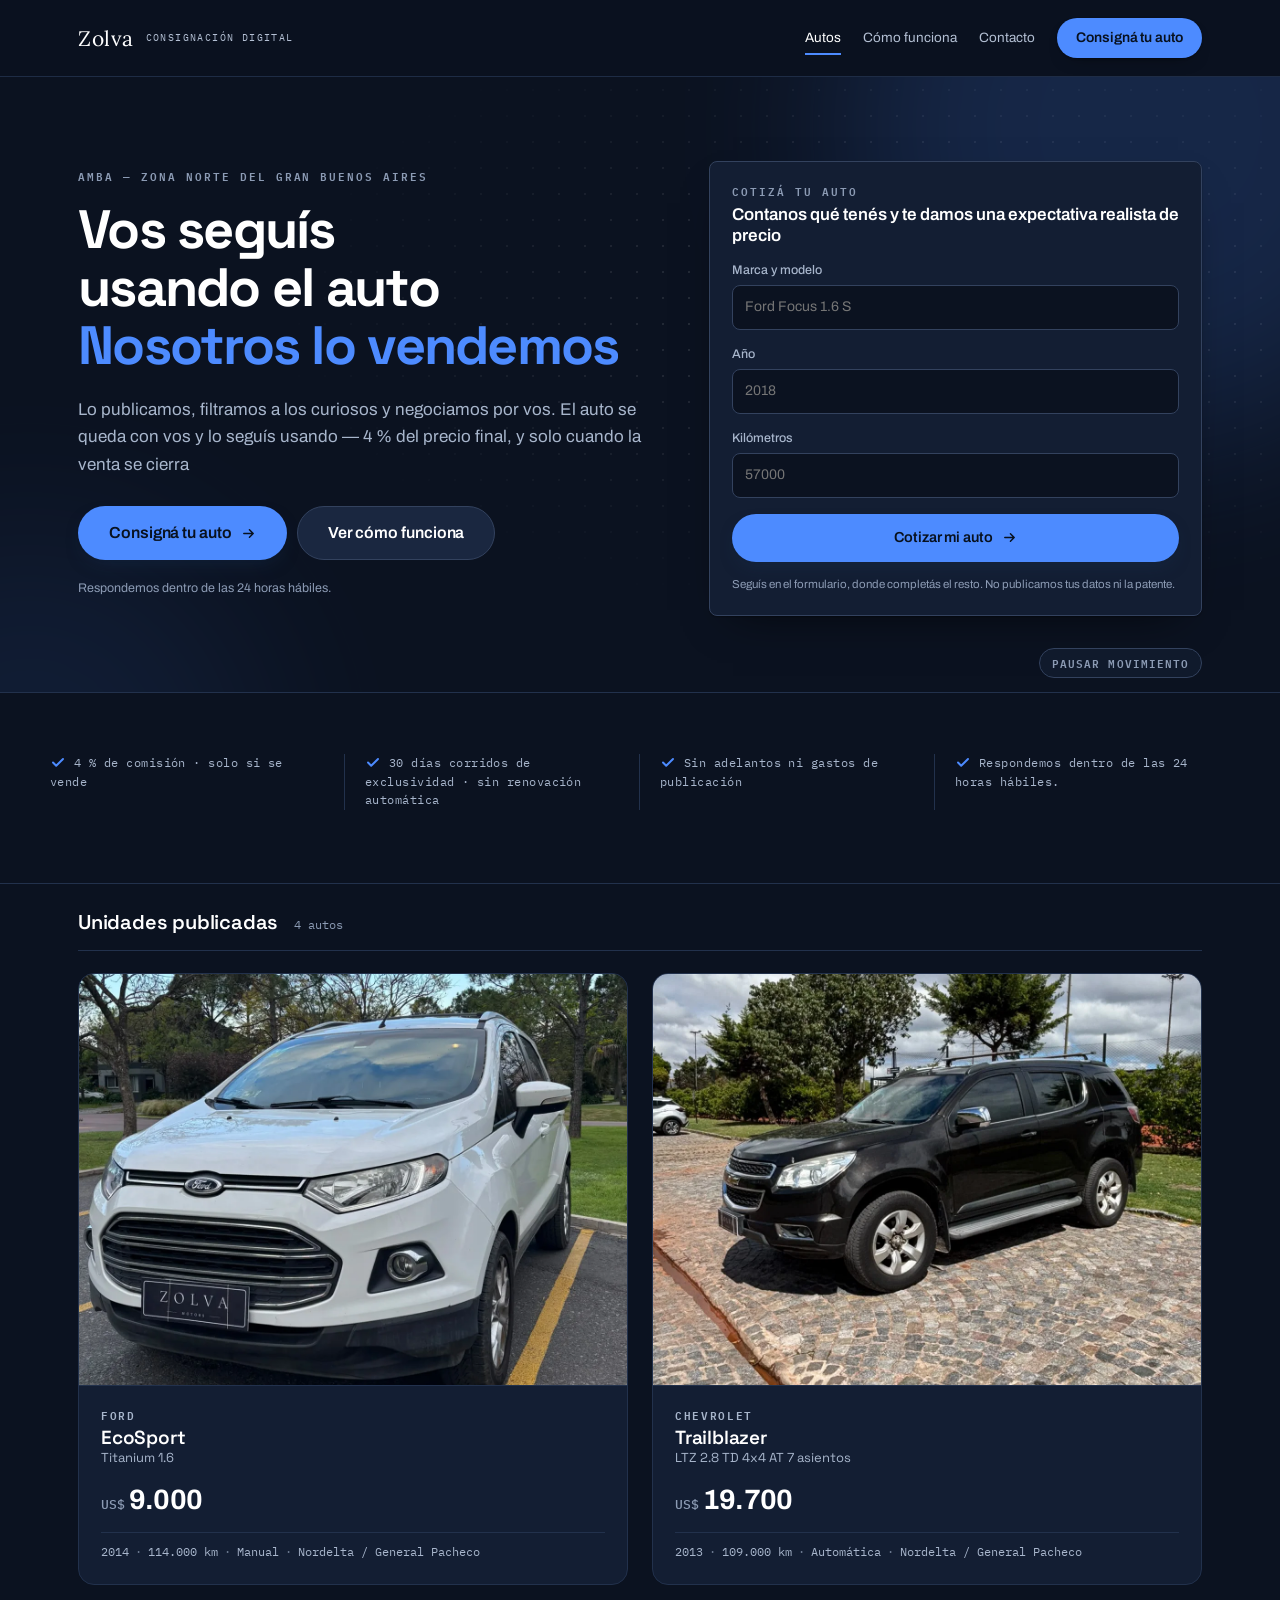
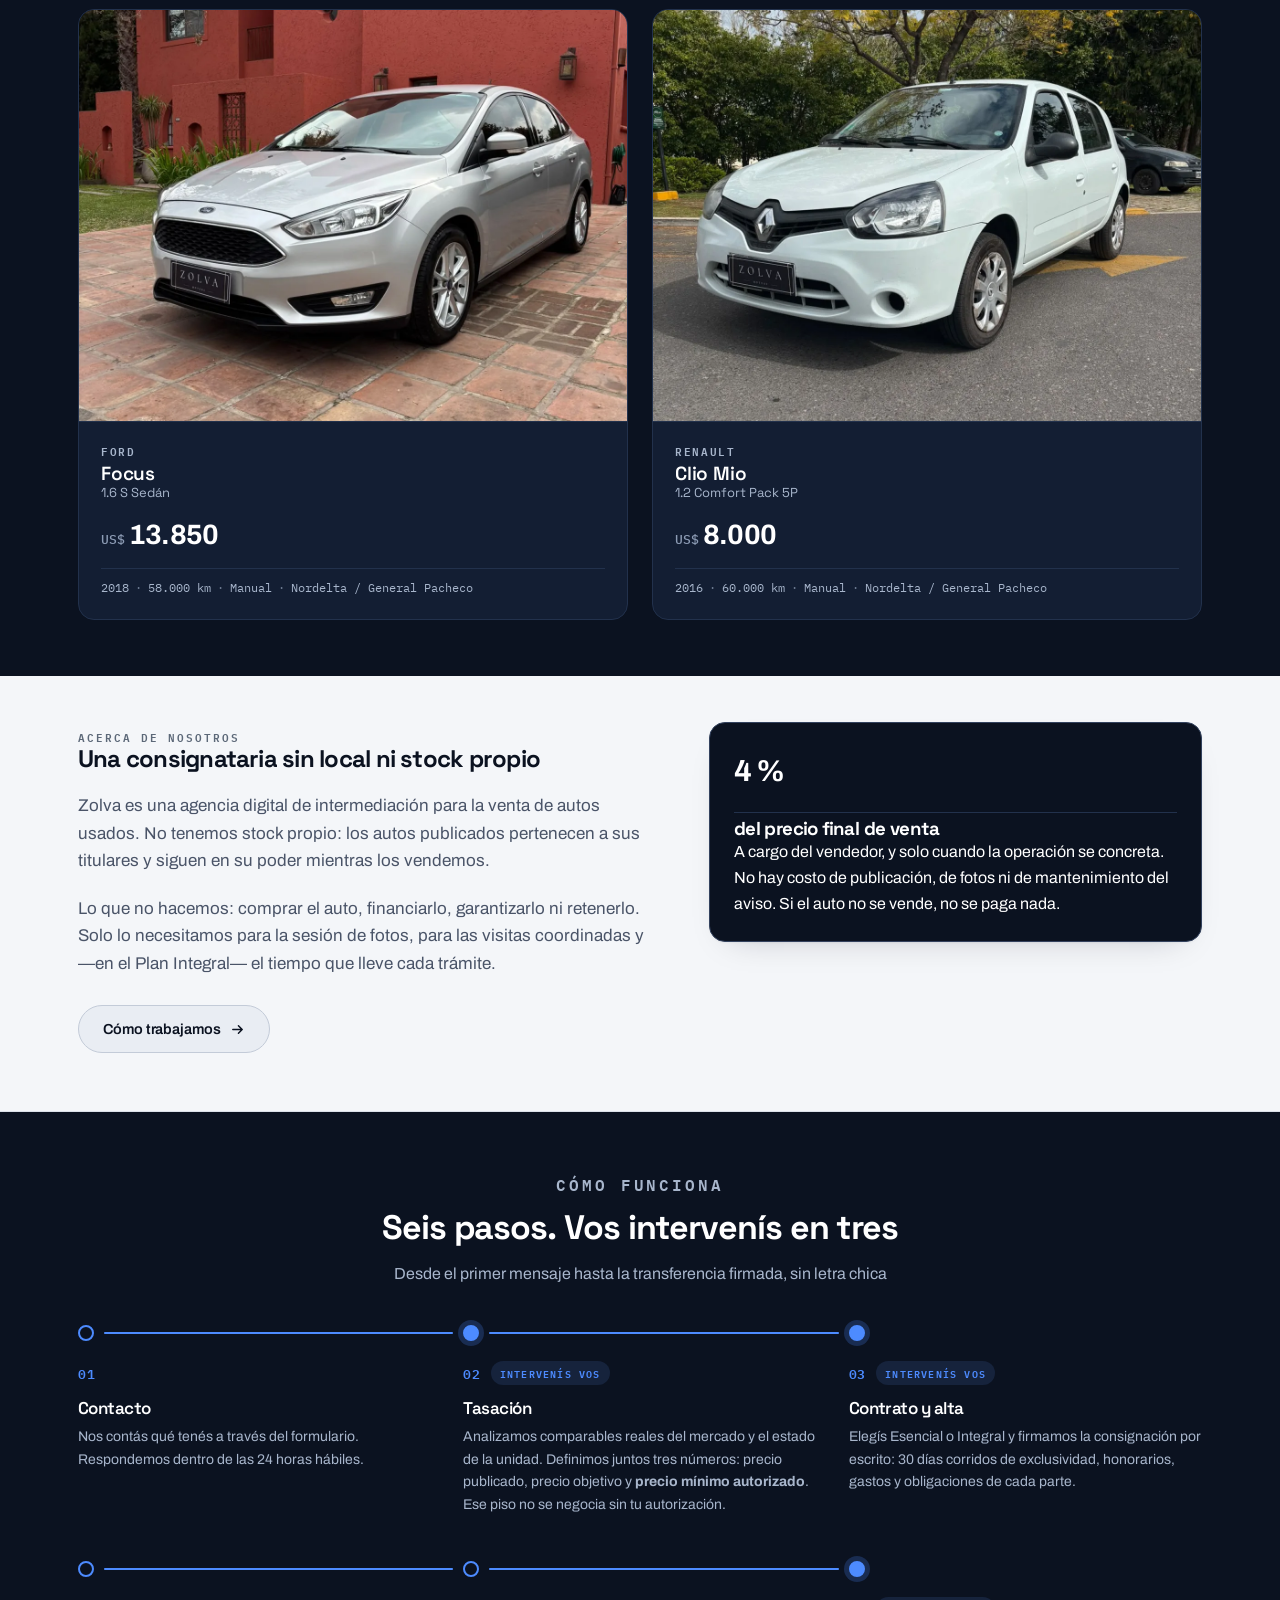
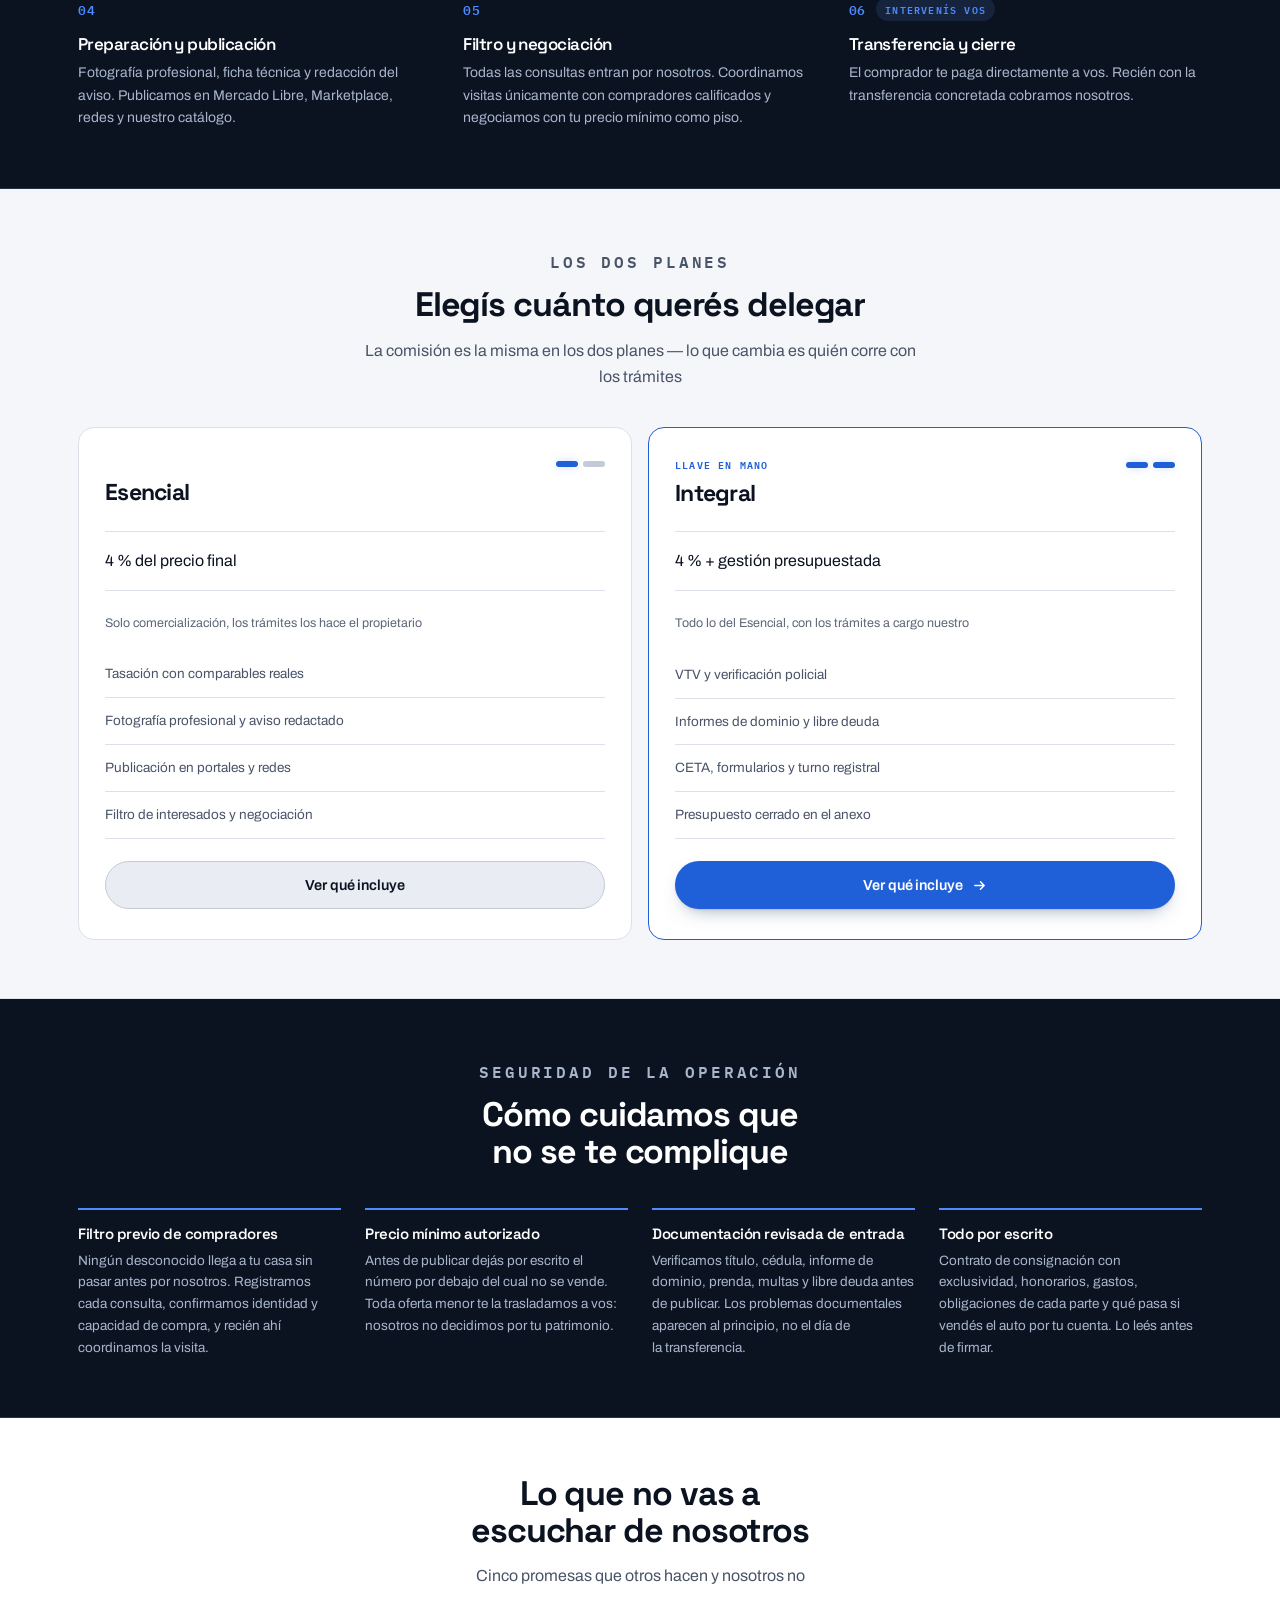
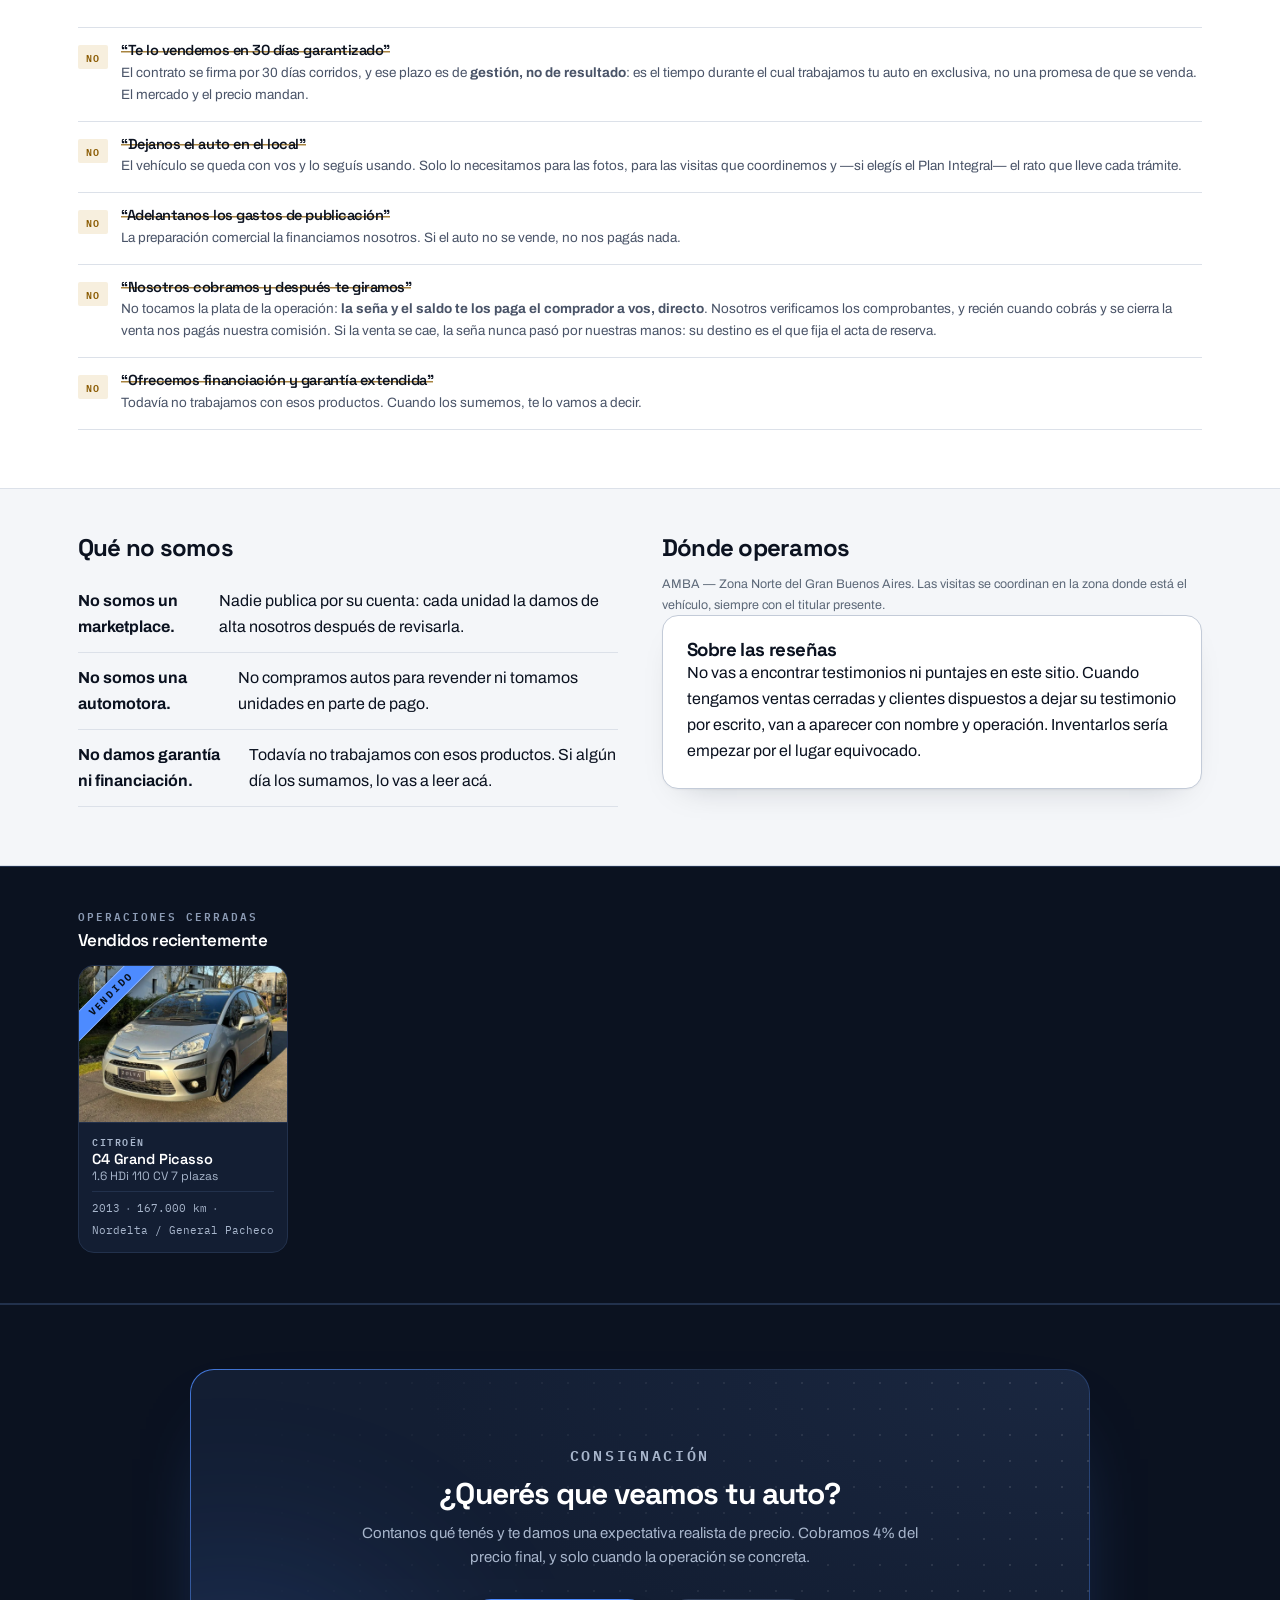
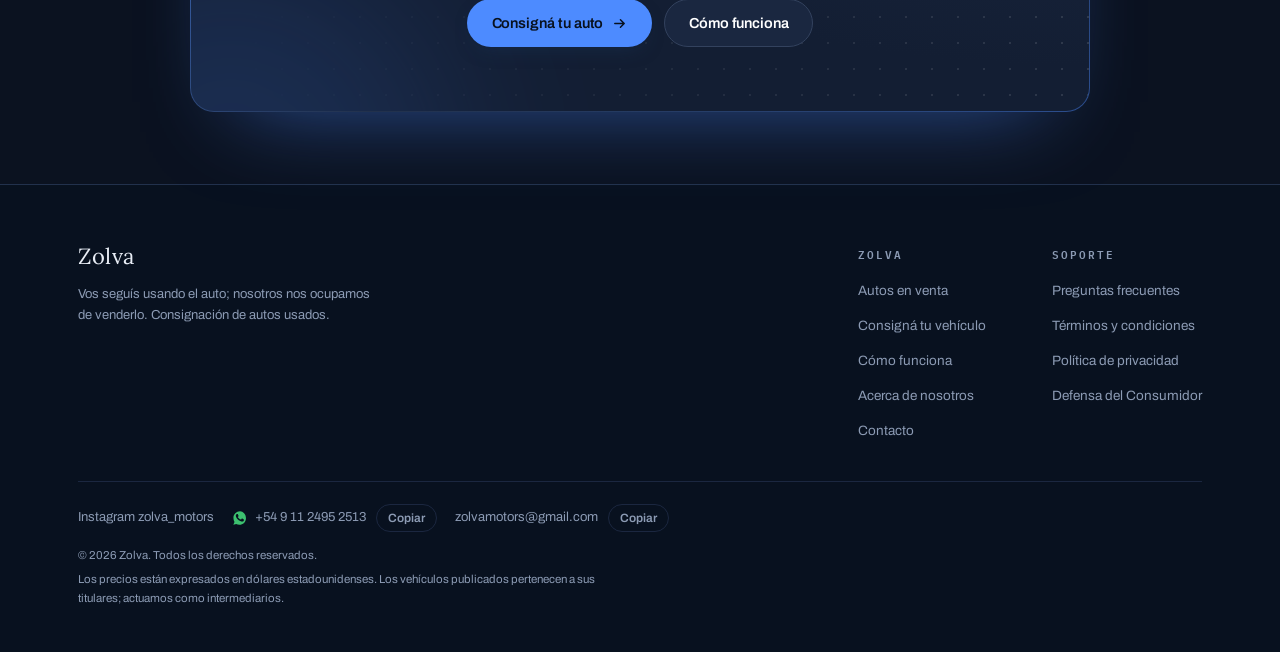
<file: index.html>
<!doctype html>
<!-- GENERADO por scripts/build-web.js — no editar a mano.
     Contenido en scripts/paginas/ y data/vehiculos.json -->
<html lang="es-AR">
<head>
  <meta charset="utf-8">
  <meta name="viewport" content="width=device-width, initial-scale=1">
  <title>Zolva — Consignación de autos usados en AMBA — Zona Norte del Gran Buenos Aires</title>
  <meta name="description" content="Vendemos tu auto usado sin que lo entregues. Zolva publica, filtra consultas, negocia y acompaña hasta la transferencia. Comisión 4%, a cargo del vendedor y solo si se vende. AMBA — Zona Norte del Gran Buenos Aires.">
  <meta name="theme-color" content="#0B1220">
  <meta name="color-scheme" content="dark">
  <link rel="canonical" href="https://zolvamotors.com.ar/">
  <link rel="icon" href="data:image/svg+xml,%3Csvg xmlns='http://www.w3.org/2000/svg' viewBox='0 0 64 64'%3E%3Crect width='64' height='64' rx='5' fill='%2315181B'/%3E%3Cpath fill='white' d='M15 16 H49 V23 L23 41 H49 V48 H15 V41 L41 23 H15 Z'/%3E%3C/svg%3E">

  <meta property="og:type" content="website">
  <meta property="og:locale" content="es_AR">
  <meta property="og:site_name" content="Zolva">
  <meta property="og:title" content="Zolva — Consignación de autos usados en AMBA — Zona Norte del Gran Buenos Aires">
  <meta property="og:description" content="Vendemos tu auto usado sin que lo entregues. Zolva publica, filtra consultas, negocia y acompaña hasta la transferencia. Comisión 4%, a cargo del vendedor y solo si se vende. AMBA — Zona Norte del Gran Buenos Aires.">
  <meta property="og:url" content="https://zolvamotors.com.ar/">
  <meta name="twitter:card" content="summary">

  <link rel="preconnect" href="https://fonts.googleapis.com">
  <link rel="preconnect" href="https://fonts.gstatic.com" crossorigin>
  <link rel="stylesheet" href="https://fonts.googleapis.com/css2?family=Space+Grotesk:wght@500;700&family=Archivo:wght@400;500;600;700&family=IBM+Plex+Mono:wght@500;600&family=Lora:wght@600&display=swap">
  <link rel="stylesheet" href="assets/styles.css">
  <script src="assets/config.js"></script>
  <!-- Meta Pixel Code -->
  <script>
!function(f,b,e,v,n,t,s)
{if(f.fbq)return;n=f.fbq=function(){n.callMethod?
n.callMethod.apply(n,arguments):n.queue.push(arguments)};
if(!f._fbq)f._fbq=n;n.push=n;n.loaded=!0;n.version='2.0';
n.queue=[];t=b.createElement(e);t.async=!0;
t.src=v;s=b.getElementsByTagName(e)[0];
s.parentNode.insertBefore(t,s)}(window, document,'script',
'https://connect.facebook.net/en_US/fbevents.js');
fbq('init', '2174834630073085');
fbq('track', 'PageView');
  </script>
  <noscript><img height="1" width="1" style="display:none" alt=""
  src="https://www.facebook.com/tr?id=2174834630073085&ev=PageView&noscript=1"></noscript>
  <!-- End Meta Pixel Code -->
</head>
<body>
<a class="skip-link" href="#contenido">Saltar al contenido</a>
<p class="sr-only" id="copyStatus" role="status" aria-live="polite"></p>

<nav class="nav" id="top">
  <div class="wrap nav-in">
    <a class="logo" href="index.html" aria-label="Zolva, ir al catálogo" translate="no">
      <span class="logo-mark">Zolva</span>
      <span class="logo-tag">Consignación digital</span>
    </a>
    <div class="nav-links" id="navLinks">
        <a href="index.html" class="active" aria-current="page">Autos</a>
        <a href="como-funciona.html">Cómo funciona</a>
        <a href="contacto.html">Contacto</a>
    </div>
    <div class="nav-actions">
      <a class="btn btn-primary" href="consigna-tu-auto.html">Consigná tu auto</a>
      <button class="nav-toggle" id="navToggle" type="button" aria-label="Abrir menú" aria-expanded="false" aria-controls="navLinks"><svg width="20" height="20" viewBox="0 0 24 24" fill="none" stroke="currentColor" stroke-width="2" stroke-linecap="round" aria-hidden="true"><path d="M3 6h18M3 12h18M3 18h18"/></svg></button>
    </div>
  </div>
</nav>

<main id="contenido">

<section class="hero">
  <div class="fx" aria-hidden="true"><span class="dots"></span><span class="glow a"></span><span class="glow b"></span></div>
  <button class="fx-pausa" type="button" aria-pressed="false" hidden><span class="fx-pausa-t">Pausar movimiento</span></button>
  <div class="wrap hero-grid">
    <div class="hero-copy">
      <p class="eyebrow" data-intro>AMBA — Zona Norte del Gran Buenos Aires</p>
      <h1 class="split"><span class="w"><span style="--i:0">Vos</span></span> <span class="w"><span style="--i:1">seguís</span></span> <span class="w"><span style="--i:2">usando</span></span> <span class="w"><span style="--i:3">el</span></span> <span class="w"><span style="--i:4">auto</span></span> <br><em><span class="w"><span style="--i:5">Nosotros</span></span> <span class="w"><span style="--i:6">lo</span></span> <span class="w"><span style="--i:7">vendemos</span></span></em></h1>
      <p class="hero-sub" data-intro style="--d:3">Lo publicamos, filtramos a los curiosos y negociamos por vos. El auto se queda con vos y lo seguís usando — 4&nbsp;% del precio final, y solo cuando la venta se cierra</p>
      <div class="hero-cta" data-intro style="--d:4">
        <a class="btn btn-primary btn-lg" href="consigna-tu-auto.html">Consigná tu auto <svg class="i-flecha" width="15" height="15" viewBox="0 0 16 16" fill="none" aria-hidden="true"><path d="M3 8h10M9 4l4 4-4 4" stroke="currentColor" stroke-width="1.6" stroke-linecap="round" stroke-linejoin="round"/></svg></a>
        <a class="btn btn-ghost btn-lg" href="como-funciona.html">Ver cómo funciona</a>
      </div>
      <p class="hero-note" data-intro style="--d:5">Respondemos dentro de las 24 horas hábiles.</p>
    </div>

    <form class="tasa-card" action="consigna-tu-auto.html" method="get" data-intro style="--d:2">
      <div class="tasa-head" data-intro style="--d:4">
        <span class="eyebrow">Cotizá tu auto</span>
        Contanos qué tenés y te damos una expectativa realista de precio
      </div>
      <div class="tasa-field" data-intro style="--d:5">
        <label for="q-marca">Marca y modelo</label>
        <input id="q-marca" name="vehiculo" type="text" autocomplete="off" placeholder="Ford Focus 1.6 S">
      </div>
      <div class="tasa-field" data-intro style="--d:6">
        <label for="q-anio">Año</label>
        <input id="q-anio" name="anio" type="number" inputmode="numeric" min="1990" max="2026" placeholder="2018">
      </div>
      <div class="tasa-field" data-intro style="--d:7">
        <label for="q-km">Kilómetros</label>
        <input id="q-km" name="km" type="number" inputmode="numeric" min="0" step="1000" placeholder="57000">
      </div>
      <button class="btn btn-primary tasa-btn" type="submit"><span class="btn-label">Cotizar mi auto</span><span class="spinner" aria-hidden="true"></span><svg class="i-flecha" width="15" height="15" viewBox="0 0 16 16" fill="none" aria-hidden="true"><path d="M3 8h10M9 4l4 4-4 4" stroke="currentColor" stroke-width="1.6" stroke-linecap="round" stroke-linejoin="round"/></svg></button>
      <p class="tasa-foot" data-intro style="--d:8">Seguís en el formulario, donde completás el resto. No publicamos tus datos ni la patente.</p>
    </form>
  </div>
</section>
<section class="trust">
  <div class="wrap trust-in">
    <span class="band-item" data-intro style="--d:6"><svg class="i-si" width="16" height="16" viewBox="0 0 16 16" fill="none" aria-hidden="true"><path d="M3 8.5l3.2 3.2L13 5" stroke="currentColor" stroke-width="2" stroke-linecap="round" stroke-linejoin="round"/></svg>4&nbsp;% de comisión · solo si se vende</span>
    <span class="band-item" data-intro style="--d:7"><svg class="i-si" width="16" height="16" viewBox="0 0 16 16" fill="none" aria-hidden="true"><path d="M3 8.5l3.2 3.2L13 5" stroke="currentColor" stroke-width="2" stroke-linecap="round" stroke-linejoin="round"/></svg>30 días corridos de exclusividad · sin renovación automática</span>
    <span class="band-item" data-intro style="--d:8"><svg class="i-si" width="16" height="16" viewBox="0 0 16 16" fill="none" aria-hidden="true"><path d="M3 8.5l3.2 3.2L13 5" stroke="currentColor" stroke-width="2" stroke-linecap="round" stroke-linejoin="round"/></svg>Sin adelantos ni gastos de publicación</span>
    <span class="band-item" data-intro style="--d:9"><svg class="i-si" width="16" height="16" viewBox="0 0 16 16" fill="none" aria-hidden="true"><path d="M3 8.5l3.2 3.2L13 5" stroke="currentColor" stroke-width="2" stroke-linecap="round" stroke-linejoin="round"/></svg>Respondemos dentro de las 24 horas hábiles.</span>
  </div>
</section>

<section class="catalogo" id="catalogo">
  <div class="wrap">
    <div class="catalogo-head">
      <h2 class="catalogo-titulo">Unidades publicadas</h2>
      <p class="catalogo-cuenta mono" id="cuenta" role="status" aria-live="polite">4 autos</p>
      
    </div>
    <div class="grilla grilla-curada" id="grilla">
<article class="auto auto-curada" data-codigo="ZM-0005" data-reveal>
  <a class="auto-link" href="autos/ford-ecosport-titanium-1-6-2014-zm-0005.html" aria-label="Ver ficha de Ford EcoSport Titanium 1.6 2014">
    <div class="auto-foto">
      
      <img src="assets/autos/zm-0005/01.webp" alt="Ford EcoSport Titanium 1.6 2014" width="800" height="600" decoding="async" onload="this.classList.add('ok')" onerror="this.classList.add('ok')">
    </div>
    <div class="auto-cuerpo">
      <p class="auto-marca">Ford</p>
      <h3 class="auto-modelo">EcoSport <span>Titanium 1.6</span></h3>
      <p class="auto-precio"><span class="cur">US$</span> 9.000</p>
      <p class="auto-datos mono"><span>2014</span><i aria-hidden="true">·</i><span>114.000 km</span><i aria-hidden="true">·</i><span>Manual</span><i aria-hidden="true">·</i><span>Nordelta / General Pacheco</span></p>
    </div>
  </a>
</article>
<article class="auto auto-curada" data-codigo="ZM-0004" data-reveal>
  <a class="auto-link" href="autos/chevrolet-trailblazer-ltz-2-8-td-4x4-at-7-asientos-2013-zm-0004.html" aria-label="Ver ficha de Chevrolet Trailblazer LTZ 2.8 TD 4x4 AT 7 asientos 2013">
    <div class="auto-foto">
      
      <img src="assets/autos/zm-0004/01.webp" alt="Chevrolet Trailblazer LTZ 2.8 TD 4x4 AT 7 asientos 2013" width="800" height="600" decoding="async" onload="this.classList.add('ok')" onerror="this.classList.add('ok')">
    </div>
    <div class="auto-cuerpo">
      <p class="auto-marca">Chevrolet</p>
      <h3 class="auto-modelo">Trailblazer <span>LTZ 2.8 TD 4x4 AT 7 asientos</span></h3>
      <p class="auto-precio"><span class="cur">US$</span> 19.700</p>
      <p class="auto-datos mono"><span>2013</span><i aria-hidden="true">·</i><span>109.000 km</span><i aria-hidden="true">·</i><span>Automática</span><i aria-hidden="true">·</i><span>Nordelta / General Pacheco</span></p>
    </div>
  </a>
</article>
<article class="auto auto-curada" data-codigo="ZM-0001" data-reveal>
  <a class="auto-link" href="autos/ford-focus-1-6-s-sedan-2018-zm-0001.html" aria-label="Ver ficha de Ford Focus 1.6 S Sedán 2018">
    <div class="auto-foto">
      
      <img src="assets/autos/zm-0001/01.webp" alt="Ford Focus 1.6 S Sedán 2018" width="800" height="600" decoding="async" onload="this.classList.add('ok')" onerror="this.classList.add('ok')">
    </div>
    <div class="auto-cuerpo">
      <p class="auto-marca">Ford</p>
      <h3 class="auto-modelo">Focus <span>1.6 S Sedán</span></h3>
      <p class="auto-precio"><span class="cur">US$</span> 13.850</p>
      <p class="auto-datos mono"><span>2018</span><i aria-hidden="true">·</i><span>58.000 km</span><i aria-hidden="true">·</i><span>Manual</span><i aria-hidden="true">·</i><span>Nordelta / General Pacheco</span></p>
    </div>
  </a>
</article>
<article class="auto auto-curada" data-codigo="ZM-0002" data-reveal>
  <a class="auto-link" href="autos/renault-clio-mio-1-2-comfort-pack-5p-2016-zm-0002.html" aria-label="Ver ficha de Renault Clio Mio 1.2 Comfort Pack 5P 2016">
    <div class="auto-foto">
      
      <img src="assets/autos/zm-0002/01.webp" alt="Renault Clio Mio 1.2 Comfort Pack 5P 2016" width="800" height="600" decoding="async" onload="this.classList.add('ok')" onerror="this.classList.add('ok')">
    </div>
    <div class="auto-cuerpo">
      <p class="auto-marca">Renault</p>
      <h3 class="auto-modelo">Clio Mio <span>1.2 Comfort Pack 5P</span></h3>
      <p class="auto-precio"><span class="cur">US$</span> 8.000</p>
      <p class="auto-datos mono"><span>2016</span><i aria-hidden="true">·</i><span>60.000 km</span><i aria-hidden="true">·</i><span>Manual</span><i aria-hidden="true">·</i><span>Nordelta / General Pacheco</span></p>
    </div>
  </a>
</article>
    </div>
    <p class="sin-resultados" id="sinResultados" hidden></p>
  </div>
</section>
<section class="claro" id="nosotros">
  <div class="wrap hero-grid">
    <div class="hero-copy" data-reveal>
      <p class="eyebrow">Acerca de nosotros</p>
      <h2 class="split"><span class="w"><span style="--i:0">Una</span></span> <span class="w"><span style="--i:1">consignataria</span></span> <span class="w"><span style="--i:2">sin</span></span> <span class="w"><span style="--i:3">local</span></span> <span class="w"><span style="--i:4">ni</span></span> <span class="w"><span style="--i:5">stock</span></span> <span class="w"><span style="--i:6">propio</span></span></h2>
      <p class="hero-sub">Zolva es una agencia digital de intermediación para la venta de autos usados. No tenemos stock propio: los autos publicados pertenecen a sus titulares y siguen en su poder mientras los vendemos.</p>
      <p class="hero-sub">Lo que no hacemos: comprar el auto, financiarlo, garantizarlo ni retenerlo. Solo lo necesitamos para la sesión de fotos, para las visitas coordinadas y —en el Plan Integral— el tiempo que lleve cada trámite.</p>
      <div class="hero-cta">
        <a class="btn btn-ghost" href="nosotros.html">Cómo trabajamos <svg class="i-flecha" width="15" height="15" viewBox="0 0 16 16" fill="none" aria-hidden="true"><path d="M3 8h10M9 4l4 4-4 4" stroke="currentColor" stroke-width="1.6" stroke-linecap="round" stroke-linejoin="round"/></svg></a>
      </div>
    </div>
    <div class="panel panel-oscuro" data-reveal style="--d:1">
      <p class="plan-precio"><span class="big"><span class="roll">4</span>&nbsp;%</span></p>
      <h3>del precio final de venta</h3>
      <p>A cargo del vendedor, y solo cuando la operación se concreta. No hay costo de publicación, de fotos ni de mantenimiento del aviso. Si el auto no se vende, no se paga nada.</p>
    </div>
  </div>
</section>
<section id="proceso">
  <div class="wrap">
    <div class="sec-head" data-reveal>
      <p class="eyebrow">Cómo funciona</p>
      <h2 class="split"><span class="w"><span style="--i:0">Seis</span></span> <span class="w"><span style="--i:1">pasos.</span></span> <span class="w"><span style="--i:2">Vos</span></span> <span class="w"><span style="--i:3">intervenís</span></span> <span class="w"><span style="--i:4">en</span></span> <span class="w"><span style="--i:5">tres</span></span></h2>
      <p>Desde el primer mensaje hasta la transferencia firmada, sin letra chica</p>
    </div>
    <ol class="steps" data-steps>
      <li class="step" data-reveal>
        <span class="step-mark" aria-hidden="true"></span><span class="step-n">01</span>
        <h3>Contacto</h3>
        <p>Nos contás qué tenés a través del formulario. Respondemos dentro de las 24 horas hábiles.</p>
      </li>
      <li class="step step-dueno" data-reveal>
        <span class="step-mark" aria-hidden="true"></span><span class="step-n">02</span><span class="step-vos">Intervenís vos</span>
        <h3>Tasación</h3>
        <p>Analizamos comparables reales del mercado y el estado de la unidad. Definimos juntos tres números: precio publicado, precio objetivo y <b>precio mínimo autorizado</b>. Ese piso no se negocia sin tu autorización.</p>
      </li>
      <li class="step step-dueno" data-reveal>
        <span class="step-mark" aria-hidden="true"></span><span class="step-n">03</span><span class="step-vos">Intervenís vos</span>
        <h3>Contrato y alta</h3>
        <p>Elegís Esencial o Integral y firmamos la consignación por escrito: 30 días corridos de exclusividad, honorarios, gastos y obligaciones de cada parte.</p>
      </li>
      <li class="step" data-reveal>
        <span class="step-mark" aria-hidden="true"></span><span class="step-n">04</span>
        <h3>Preparación y publicación</h3>
        <p>Fotografía profesional, ficha técnica y redacción del aviso. Publicamos en Mercado Libre, Marketplace, redes y nuestro catálogo.</p>
      </li>
      <li class="step" data-reveal>
        <span class="step-mark" aria-hidden="true"></span><span class="step-n">05</span>
        <h3>Filtro y negociación</h3>
        <p>Todas las consultas entran por nosotros. Coordinamos visitas únicamente con compradores calificados y negociamos con tu precio mínimo como piso.</p>
      </li>
      <li class="step step-dueno" data-reveal>
        <span class="step-mark" aria-hidden="true"></span><span class="step-n">06</span><span class="step-vos">Intervenís vos</span>
        <h3>Transferencia y cierre</h3>
        <p>El comprador te paga directamente a vos. Recién con la transferencia concretada cobramos nosotros.</p>
      </li>
    </ol>
  </div>
</section>
<section class="claro">
  <div class="wrap">
    <div class="sec-head" data-reveal>
      <p class="eyebrow">Los dos planes</p>
      <h2 class="split"><span class="w"><span style="--i:0">Elegís</span></span> <span class="w"><span style="--i:1">cuánto</span></span> <span class="w"><span style="--i:2">querés</span></span> <span class="w"><span style="--i:3">delegar</span></span></h2>
      <p>La comisión es la misma en los dos planes — lo que cambia es quién corre con los trámites</p>
    </div>
    <div class="planes">
      <article class="plan" data-reveal>
        <div class="plan-top"><span class="lights" data-lit="1" aria-hidden="true"><span></span><span></span></span></div><span class="sr-only">Nivel 1 de 2</span>
        <h3>Esencial</h3>
        <div class="plan-precio">4&nbsp;% <span>del precio final</span></div>
        <p class="plan-nota">Solo comercialización, los trámites los hace el propietario</p>
        <ul class="compra-lista">
          <li>Tasación con comparables reales</li>
          <li>Fotografía profesional y aviso redactado</li>
          <li>Publicación en portales y redes</li>
          <li>Filtro de interesados y negociación</li>
        </ul>
        <a class="btn btn-ghost" href="como-funciona.html#planes">Ver qué incluye</a>
      </article>
      <article class="plan destacado" data-reveal>
        <div class="plan-top"><span class="plan-tag">Llave en mano</span><span class="lights" data-lit="2" aria-hidden="true"><span></span><span></span></span></div><span class="sr-only">Nivel 2 de 2</span>
        <h3>Integral</h3>
        <div class="plan-precio">4&nbsp;% <span>+ gestión presupuestada</span></div>
        <p class="plan-nota">Todo lo del Esencial, con los trámites a cargo nuestro</p>
        <ul class="compra-lista">
          <li>VTV y verificación policial</li>
          <li>Informes de dominio y libre deuda</li>
          <li>CETA, formularios y turno registral</li>
          <li>Presupuesto cerrado en el anexo</li>
        </ul>
        <a class="btn btn-primary" href="como-funciona.html#planes">Ver qué incluye <svg class="i-flecha" width="15" height="15" viewBox="0 0 16 16" fill="none" aria-hidden="true"><path d="M3 8h10M9 4l4 4-4 4" stroke="currentColor" stroke-width="1.6" stroke-linecap="round" stroke-linejoin="round"/></svg></a>
      </article>
    </div>
  </div>
</section>
<section>
  <div class="wrap">
    <div class="sec-head" data-reveal>
      <p class="eyebrow">Seguridad de la operación</p>
      <h2 class="split"><span class="w"><span style="--i:0">Cómo</span></span> <span class="w"><span style="--i:1">cuidamos</span></span> <span class="w"><span style="--i:2">que</span></span> <span class="w"><span style="--i:3">no</span></span> <span class="w"><span style="--i:4">se</span></span> <span class="w"><span style="--i:5">te</span></span> <span class="w"><span style="--i:6">complique</span></span></h2>
    </div>
    <div class="safe">
      <div class="safe-item" data-reveal>
        <h4>Filtro previo de compradores</h4>
        <p>Ningún desconocido llega a tu casa sin pasar antes por nosotros. Registramos cada consulta, confirmamos identidad y capacidad de compra, y recién ahí coordinamos la visita.</p>
      </div>
      <div class="safe-item" data-reveal>
        <h4>Precio mínimo autorizado</h4>
        <p>Antes de publicar dejás por escrito el número por debajo del cual no se vende. Toda oferta menor te la trasladamos a vos: nosotros no decidimos por tu patrimonio.</p>
      </div>
      <div class="safe-item" data-reveal>
        <h4>Documentación revisada de entrada</h4>
        <p>Verificamos título, cédula, informe de dominio, prenda, multas y libre deuda antes de publicar. Los problemas documentales aparecen al principio, no el día de la transferencia.</p>
      </div>
      <div class="safe-item" data-reveal>
        <h4>Todo por escrito</h4>
        <p>Contrato de consignación con exclusividad, honorarios, gastos, obligaciones de cada parte y qué pasa si vendés el auto por tu cuenta. Lo leés antes de firmar.</p>
      </div>
    </div>
  </div>
</section>
<section class="claro blanco">
  <div class="wrap">
    <div class="sec-head" data-reveal>
      <h2 class="reglas-title">Lo que no vas a escuchar de nosotros</h2>
      <p class="reglas-lead">Cinco promesas que otros hacen y nosotros no</p>
    </div>
    <ul class="reglas">
      <li data-reveal>
        <span class="no">NO</span>
        <div><h4><span class="tacha">“Te lo vendemos en 30 días garantizado”</span></h4><p>El contrato se firma por 30 días corridos, y ese plazo es de <b>gestión, no de resultado</b>: es el tiempo durante el cual trabajamos tu auto en exclusiva, no una promesa de que se venda. El mercado y el precio mandan.</p></div>
      </li>
      <li data-reveal>
        <span class="no">NO</span>
        <div><h4><span class="tacha">“Dejanos el auto en el local”</span></h4><p>El vehículo se queda con vos y lo seguís usando. Solo lo necesitamos para las fotos, para las visitas que coordinemos y —si elegís el Plan Integral— el rato que lleve cada trámite.</p></div>
      </li>
      <li data-reveal>
        <span class="no">NO</span>
        <div><h4><span class="tacha">“Adelantanos los gastos de publicación”</span></h4><p>La preparación comercial la financiamos nosotros. Si el auto no se vende, no nos pagás nada.</p></div>
      </li>
      <li data-reveal>
        <span class="no">NO</span>
        <div><h4><span class="tacha">“Nosotros cobramos y después te giramos”</span></h4><p>No tocamos la plata de la operación: <b>la seña y el saldo te los paga el comprador a vos, directo</b>. Nosotros verificamos los comprobantes, y recién cuando cobrás y se cierra la venta nos pagás nuestra comisión. Si la venta se cae, la seña nunca pasó por nuestras manos: su destino es el que fija el acta de reserva.</p></div>
      </li>
      <li data-reveal>
        <span class="no">NO</span>
        <div><h4><span class="tacha">“Ofrecemos financiación y garantía extendida”</span></h4><p>Todavía no trabajamos con esos productos. Cuando los sumemos, te lo vamos a decir.</p></div>
      </li>
    </ul>
  </div>
</section>
<section class="claro">
  <div class="wrap trans-grid">
    <div data-reveal>
      <h2>Qué no somos</h2>
      <ul class="compra-lista">
        <li><b>No somos un marketplace.</b> Nadie publica por su cuenta: cada unidad la damos de alta nosotros después de revisarla.</li>
        <li><b>No somos una automotora.</b> No compramos autos para revender ni tomamos unidades en parte de pago.</li>
        <li><b>No damos garantía ni financiación.</b> Todavía no trabajamos con esos productos. Si algún día los sumamos, lo vas a leer acá.</li>
      </ul>
    </div>
    <div data-reveal style="--d:1">
      <h2>Dónde operamos</h2>
      <p class="compra-nota">AMBA — Zona Norte del Gran Buenos Aires. Las visitas se coordinan en la zona donde está el vehículo, siempre con el titular presente.</p>
      <div class="panel">
        <h3>Sobre las reseñas</h3>
        <p>No vas a encontrar testimonios ni puntajes en este sitio. Cuando tengamos ventas cerradas y clientes dispuestos a dejar su testimonio por escrito, van a aparecer con nombre y operación. Inventarlos sería empezar por el lugar equivocado.</p>
      </div>
    </div>
  </div>
</section>
<section class="vendidos" id="vendidos">
  <div class="wrap">
    <div class="vendidos-head">
      <p class="eyebrow">Operaciones cerradas</p>
      <h2>Vendidos recientemente</h2>
    </div>
  </div>
  <div class="wrap">
    <div class="vendidos-track">
<article class="auto auto-vendida" aria-label="Citroën C4 Grand Picasso 1.6 HDi 110 CV 7 plazas 2013, vendido">
  <div class="auto-foto">
    <span class="cinta-vendido" aria-hidden="true">Vendido</span>
    <img src="assets/autos/zm-0003/01.webp" alt="" width="800" height="600" loading="lazy" decoding="async" onload="this.classList.add('ok')" onerror="this.classList.add('ok')">
  </div>
  <div class="auto-cuerpo">
    <p class="auto-marca">Citroën</p>
    <h3 class="auto-modelo">C4 Grand Picasso <span>1.6 HDi 110 CV 7 plazas</span></h3>
    <p class="auto-datos mono"><span>2013</span><i aria-hidden="true">·</i><span>167.000 km</span><i aria-hidden="true">·</i><span>Nordelta / General Pacheco</span></p>
  </div>
</article>
    </div>
  </div>
</section>
<section class="consigna" id="consignacion">
  <div class="wrap consigna-in" data-reveal>
    <div>
      <p class="eyebrow">Consignación</p>
      <h2>¿Querés que veamos tu auto?</h2>
      <p>Contanos qué tenés y te damos una expectativa realista de precio. Cobramos 4% del precio final, y solo cuando la operación se concreta.</p>
    </div>
    <div class="consigna-cta">
      <a class="btn btn-primary" href="consigna-tu-auto.html">Consigná tu auto <svg class="i-flecha" width="15" height="15" viewBox="0 0 16 16" fill="none" aria-hidden="true"><path d="M3 8h10M9 4l4 4-4 4" stroke="currentColor" stroke-width="1.6" stroke-linecap="round" stroke-linejoin="round"/></svg></a>
      <a class="btn btn-ghost" href="como-funciona.html">Cómo funciona</a>
    </div>
  </div>
</section>
<script type="application/json" id="datosCatalogo">[{"codigo":"ZM-0001","estado":"disponible","destacado":false,"marca":"Ford","modelo":"Focus","version":"1.6 S Sedán","anio":2018,"km":58000,"combustible":"Nafta","transmision":"Manual","carroceria":"Sedán","precio_usd":13850,"localidad":"Nordelta / General Pacheco","fecha_publicacion":"2026-09-24","url":"autos/ford-focus-1-6-s-sedan-2018-zm-0001.html","nombre":"Ford Focus 1.6 S Sedán 2018","foto":"/assets/autos/zm-0001/01.webp"},{"codigo":"ZM-0002","estado":"disponible","destacado":false,"marca":"Renault","modelo":"Clio Mio","version":"1.2 Comfort Pack 5P","anio":2016,"km":60000,"combustible":"Nafta","transmision":"Manual","carroceria":"Hatchback","precio_usd":8000,"localidad":"Nordelta / General Pacheco","fecha_publicacion":"2026-09-24","url":"autos/renault-clio-mio-1-2-comfort-pack-5p-2016-zm-0002.html","nombre":"Renault Clio Mio 1.2 Comfort Pack 5P 2016","foto":"/assets/autos/zm-0002/01.webp"},{"codigo":"ZM-0003","estado":"vendido","destacado":false,"marca":"Citroën","modelo":"C4 Grand Picasso","version":"1.6 HDi 110 CV 7 plazas","anio":2013,"km":167000,"combustible":"Diesel","transmision":"Manual","carroceria":"Monovolumen","precio_usd":8911,"localidad":"Nordelta / General Pacheco","fecha_publicacion":"2026-09-24","url":"autos/citroen-c4-grand-picasso-1-6-hdi-110-cv-7-plazas-2013-zm-0003.html","nombre":"Citroën C4 Grand Picasso 1.6 HDi 110 CV 7 plazas 2013","foto":"/assets/autos/zm-0003/01.webp"},{"codigo":"ZM-0004","estado":"disponible","destacado":false,"marca":"Chevrolet","modelo":"Trailblazer","version":"LTZ 2.8 TD 4x4 AT 7 asientos","anio":2013,"km":109000,"combustible":"Diesel","transmision":"Automática","carroceria":"SUV","precio_usd":19700,"localidad":"Nordelta / General Pacheco","fecha_publicacion":"2026-10-18","url":"autos/chevrolet-trailblazer-ltz-2-8-td-4x4-at-7-asientos-2013-zm-0004.html","nombre":"Chevrolet Trailblazer LTZ 2.8 TD 4x4 AT 7 asientos 2013","foto":"/assets/autos/zm-0004/01.webp"},{"codigo":"ZM-0005","estado":"disponible","destacado":false,"marca":"Ford","modelo":"EcoSport","version":"Titanium 1.6","anio":2014,"km":114000,"combustible":"Nafta","transmision":"Manual","carroceria":"SUV","precio_usd":9000,"localidad":"Nordelta / General Pacheco","fecha_publicacion":"2026-10-24","url":"autos/ford-ecosport-titanium-1-6-2014-zm-0005.html","nombre":"Ford EcoSport Titanium 1.6 2014","foto":"/assets/autos/zm-0005/01.webp"}]</script>
</main>

<footer class="pie">
  <div class="wrap">
    <div class="pie-top">
      <div class="pie-marca">
        <span class="logo-lockup" translate="no"><span class="logo-mark">Zolva</span></span>
        <p>Vos seguís usando el auto; nosotros nos ocupamos de venderlo. Consignación de autos usados.</p>
      </div>
      <nav class="pie-cols" aria-label="Pie de página">
        <div>
          <p class="eyebrow">Zolva</p>
          <ul><li><a href="index.html">Autos en venta</a></li><li><a href="consigna-tu-auto.html">Consigná tu vehículo</a></li><li><a href="como-funciona.html">Cómo funciona</a></li><li><a href="nosotros.html">Acerca de nosotros</a></li><li><a href="contacto.html">Contacto</a></li></ul>
        </div>
        <div>
          <p class="eyebrow">Soporte</p>
          <ul><li><a href="preguntas-frecuentes.html">Preguntas frecuentes</a></li><li><a href="terminos.html">Términos y condiciones</a></li><li><a href="privacidad.html">Política de privacidad</a></li><li><a href="defensa-del-consumidor.html">Defensa del Consumidor</a></li></ul>
        </div>
      </nav>
    </div>
    
    <div class="pie-legal">
      <div class="pie-redes"><a class="foot-red" href="https://instagram.com/zolva_motors" target="_blank" rel="noopener">Instagram zolva_motors</a><span class="foot-dato"><a class="foot-red" href="https://wa.me/5491124952513" target="_blank" rel="noopener"><svg width="16" height="16" viewBox="0 0 24 24" fill="currentColor" aria-hidden="true"><path d="M12.04 2C6.58 2 2.13 6.45 2.13 11.91c0 2.1.55 4.15 1.6 5.96L2 22l4.25-1.11a9.87 9.87 0 0 0 4.79 1.22h.01c5.46 0 9.91-4.45 9.91-9.91C20.95 6.45 16.5 2 12.04 2Zm5.8 14.03c-.24.68-1.42 1.31-1.95 1.35-.5.05-1.14.28-3.68-.77-3.11-1.29-5.09-4.48-5.24-4.69-.15-.2-1.25-1.66-1.25-3.16 0-1.5.79-2.24 1.07-2.55.27-.3.6-.38.8-.38.2 0 .4 0 .58.01.19.01.44-.07.68.52.24.6.83 2.06.9 2.21.07.15.12.33.02.53-.1.2-.15.33-.3.5-.15.18-.31.4-.44.53-.15.15-.3.31-.13.6.17.3.76 1.25 1.63 2.02 1.12 1 2.06 1.31 2.36 1.46.3.15.47.13.64-.08.17-.2.74-.86.94-1.16.2-.3.4-.25.67-.15.27.1 1.71.81 2.01.96.3.15.5.22.57.35.07.13.07.73-.17 1.4Z"/></svg> +54&nbsp;9&nbsp;11&nbsp;2495&nbsp;2513</a><button class="copy" type="button" data-copy="+54 9 11 2495 2513" data-aviso="Número copiado">Copiar</button></span><span class="foot-dato"><a class="foot-red" href="mailto:zolvamotors@gmail.com">zolvamotors@gmail.com</a><button class="copy" type="button" data-copy="zolvamotors@gmail.com" data-aviso="Mail copiado">Copiar</button></span></div>
      <p>© 2026 Zolva. Todos los derechos reservados.</p>
      <p class="pie-aclara">Los precios están expresados en dólares estadounidenses. Los vehículos publicados pertenecen a sus titulares; actuamos como intermediarios.</p>
    </div>
  </div>
</footer>
<script src="assets/app.js" defer></script>
</body>
</html>
</file>
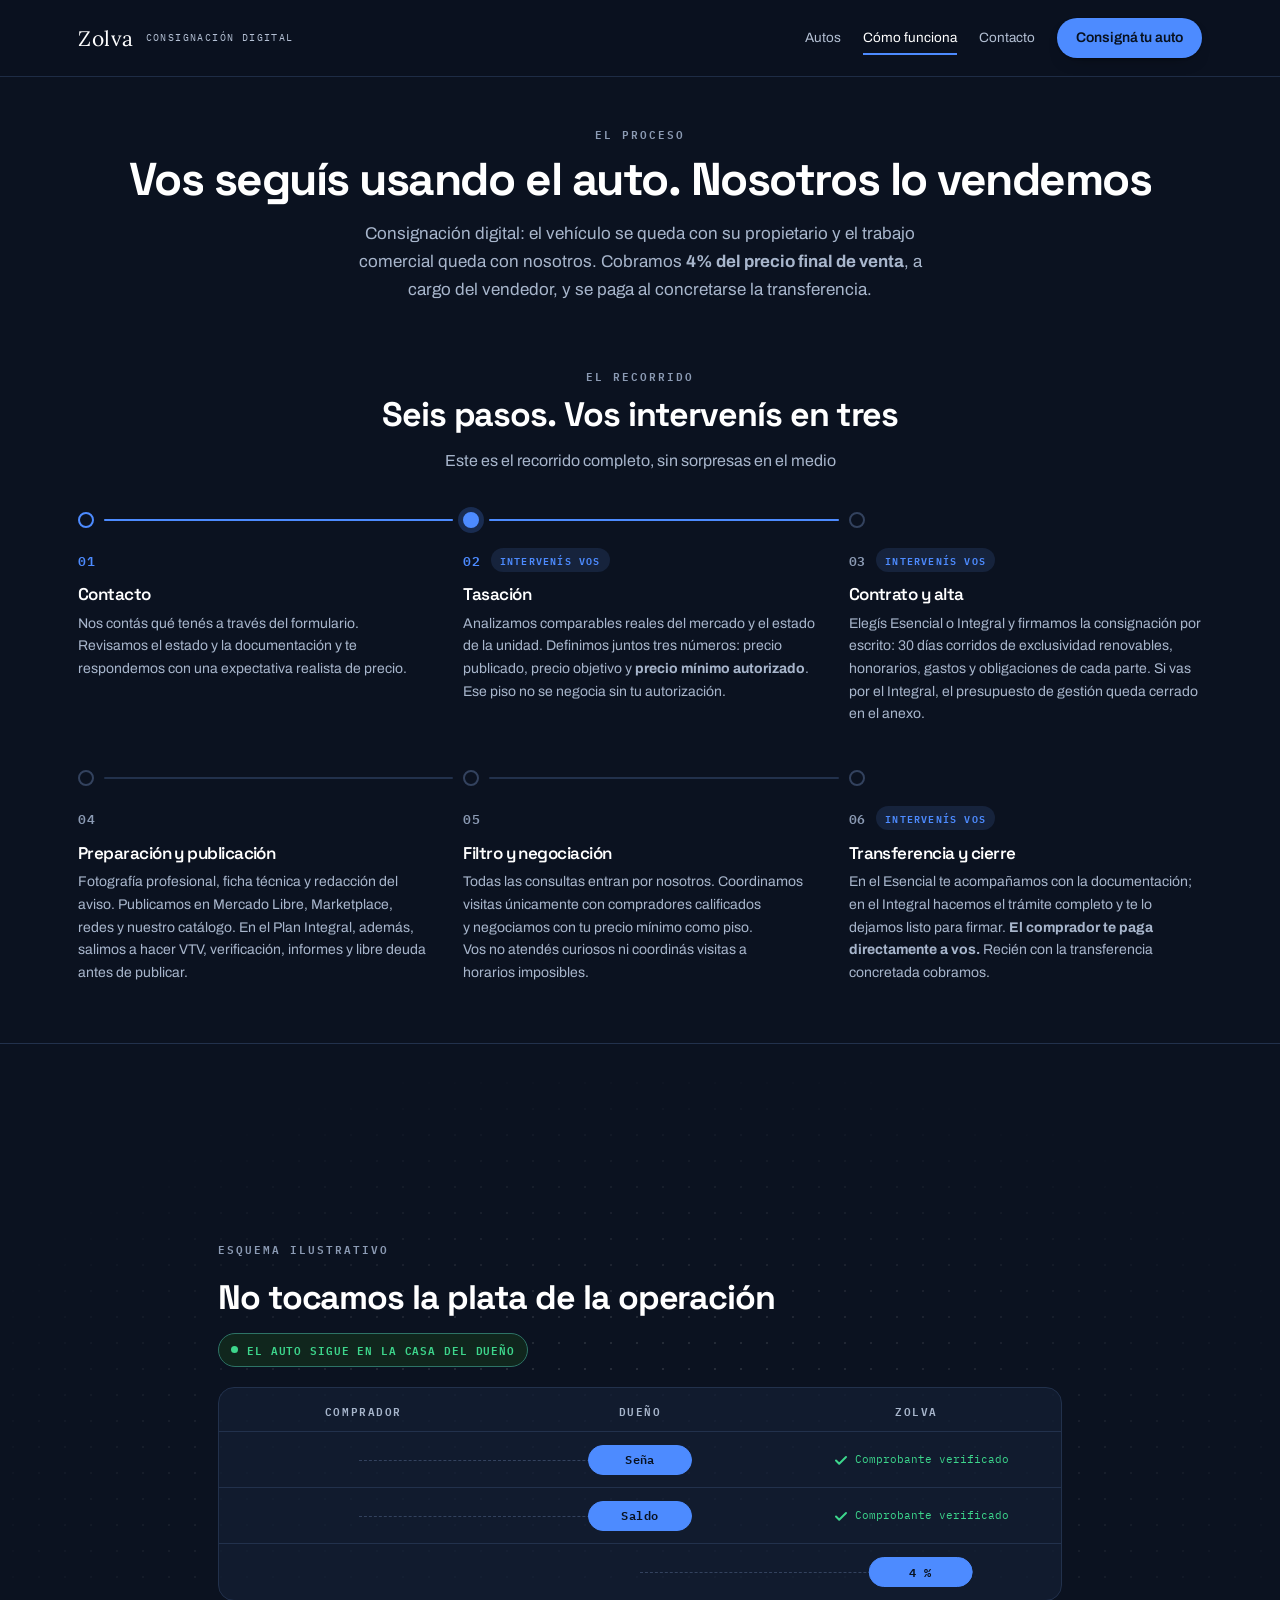
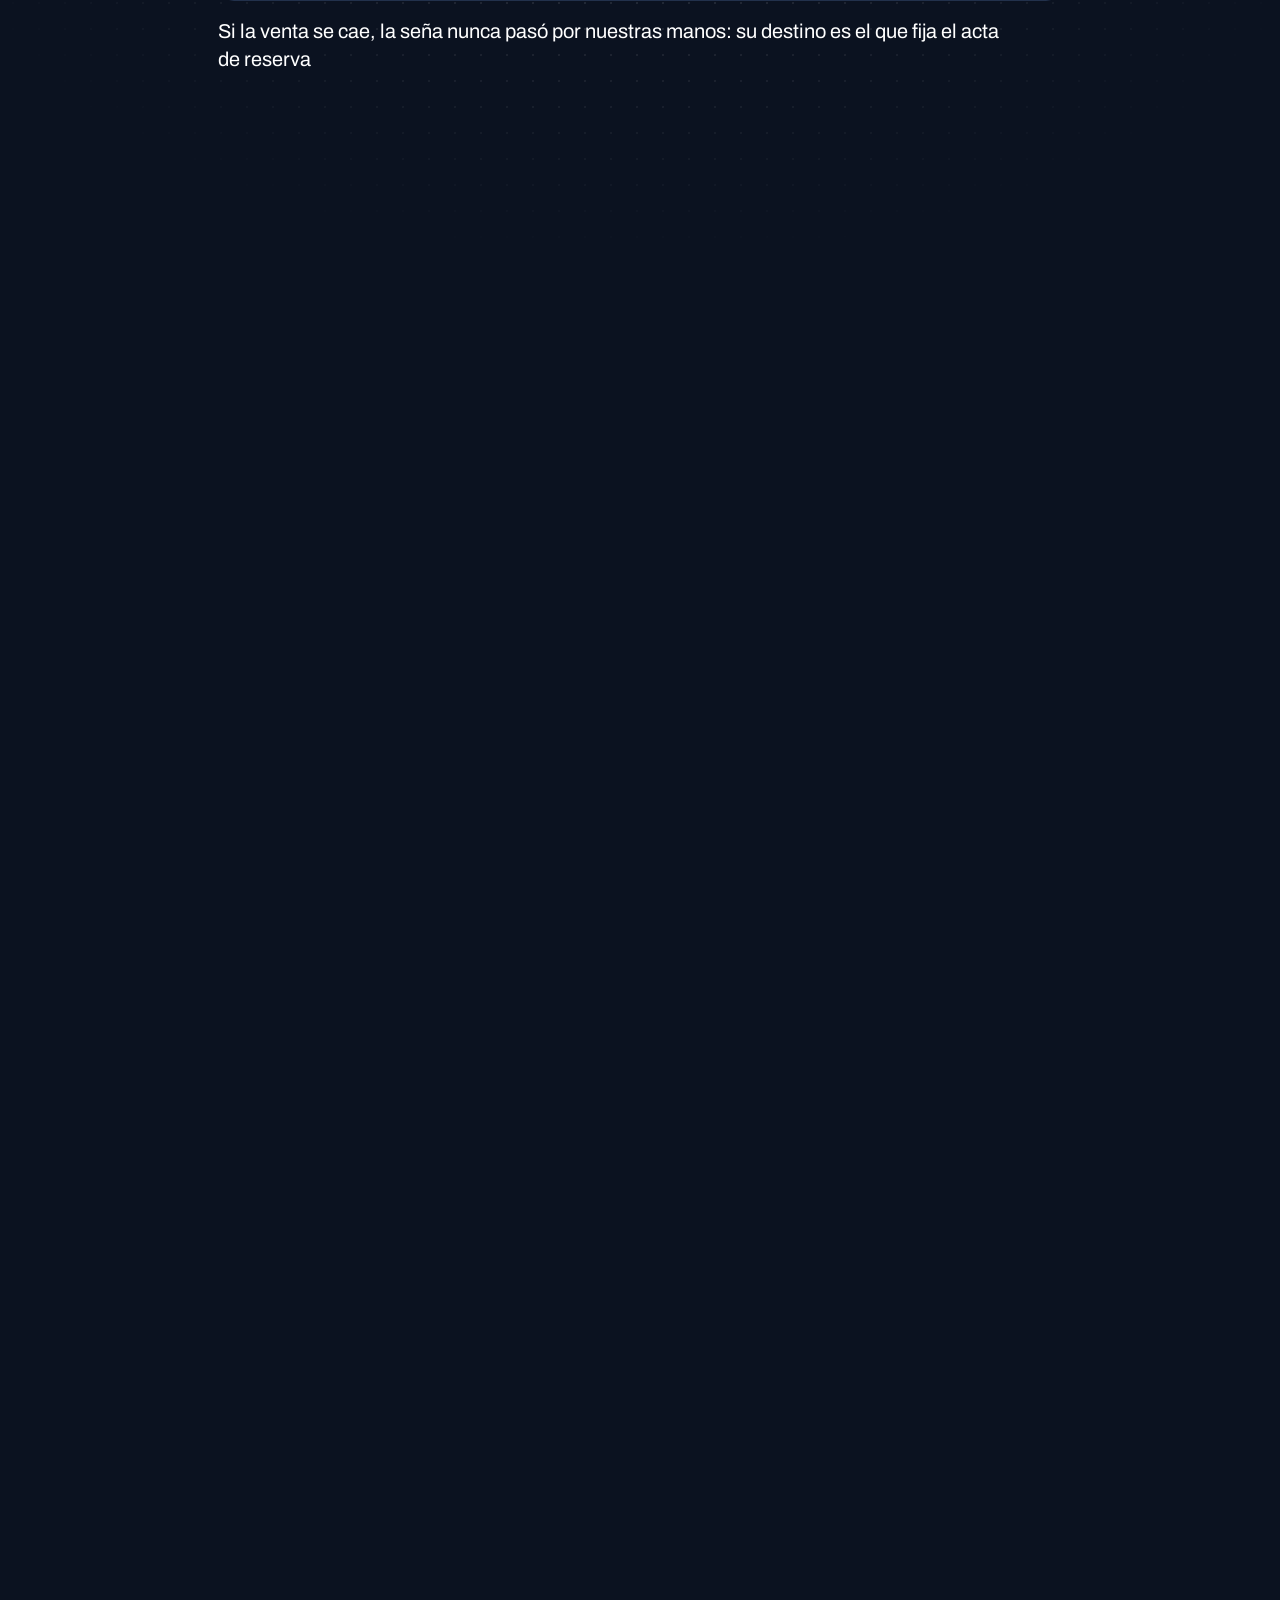
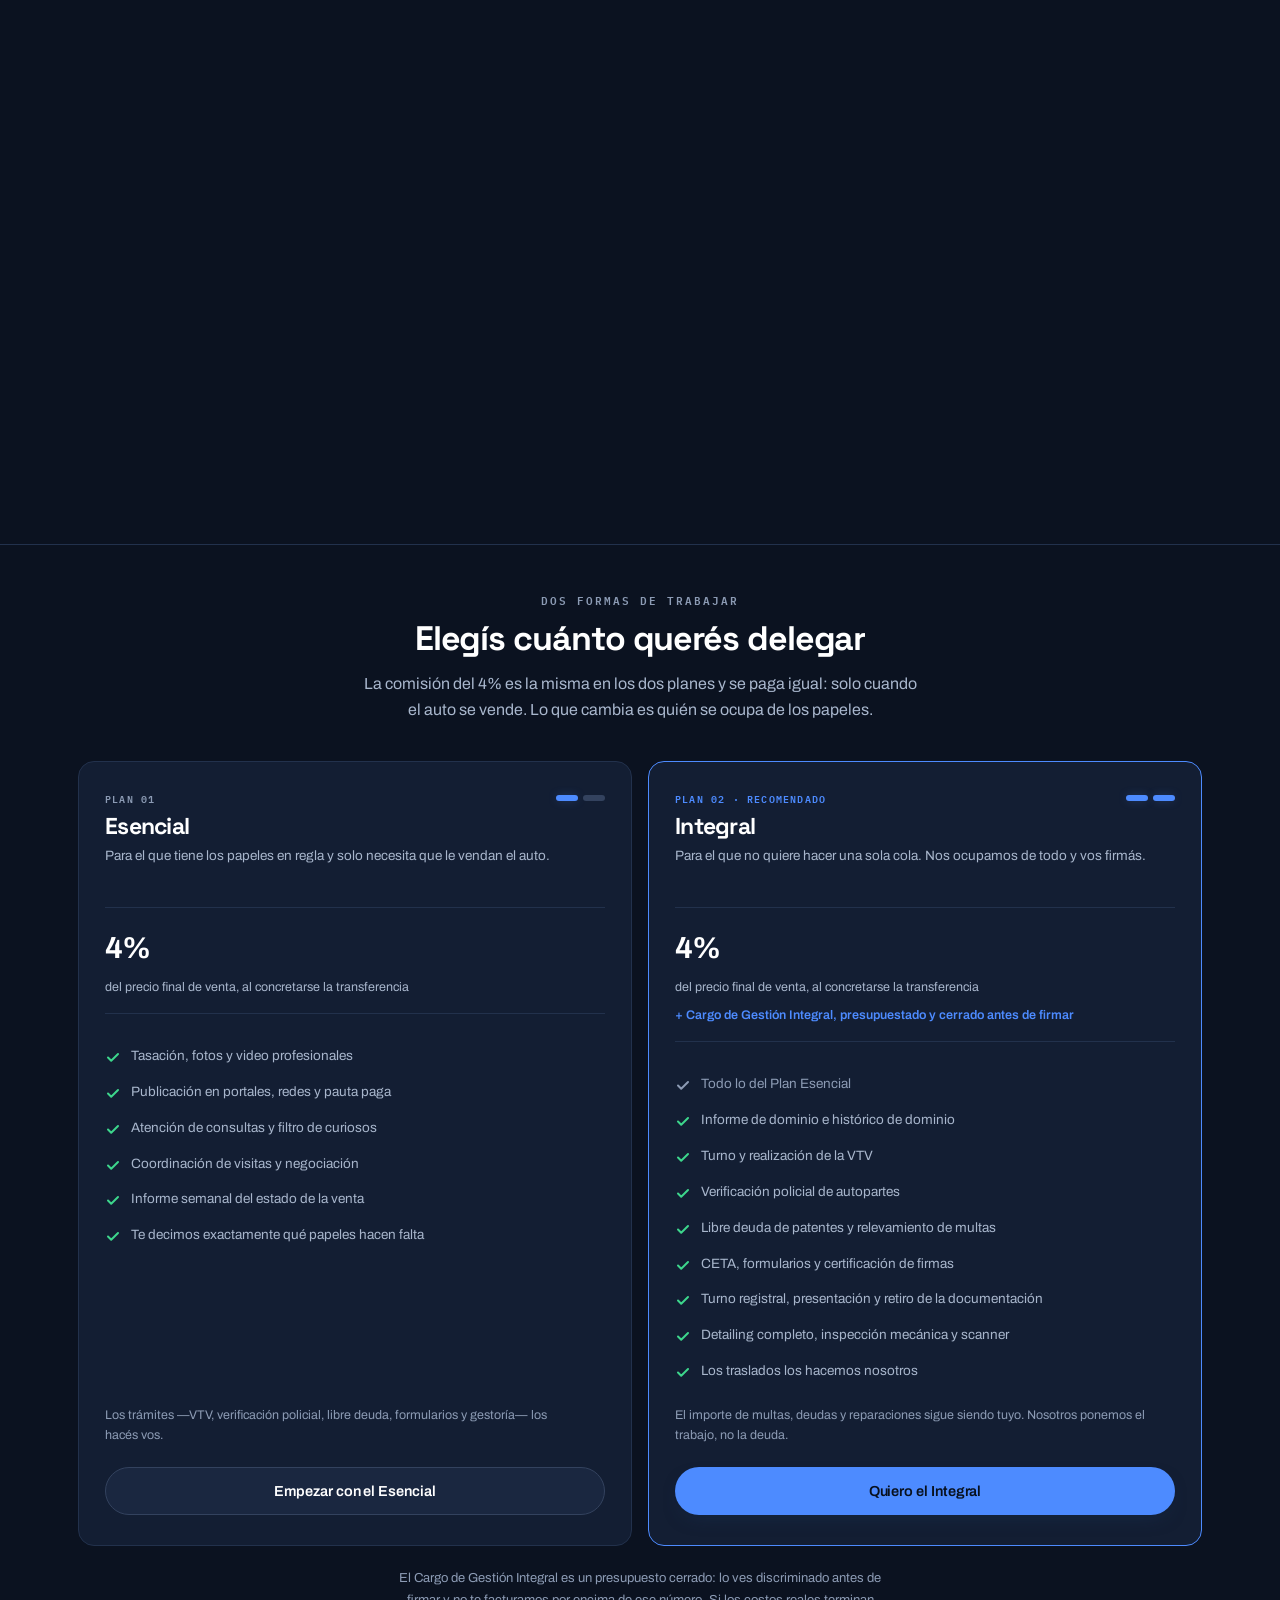
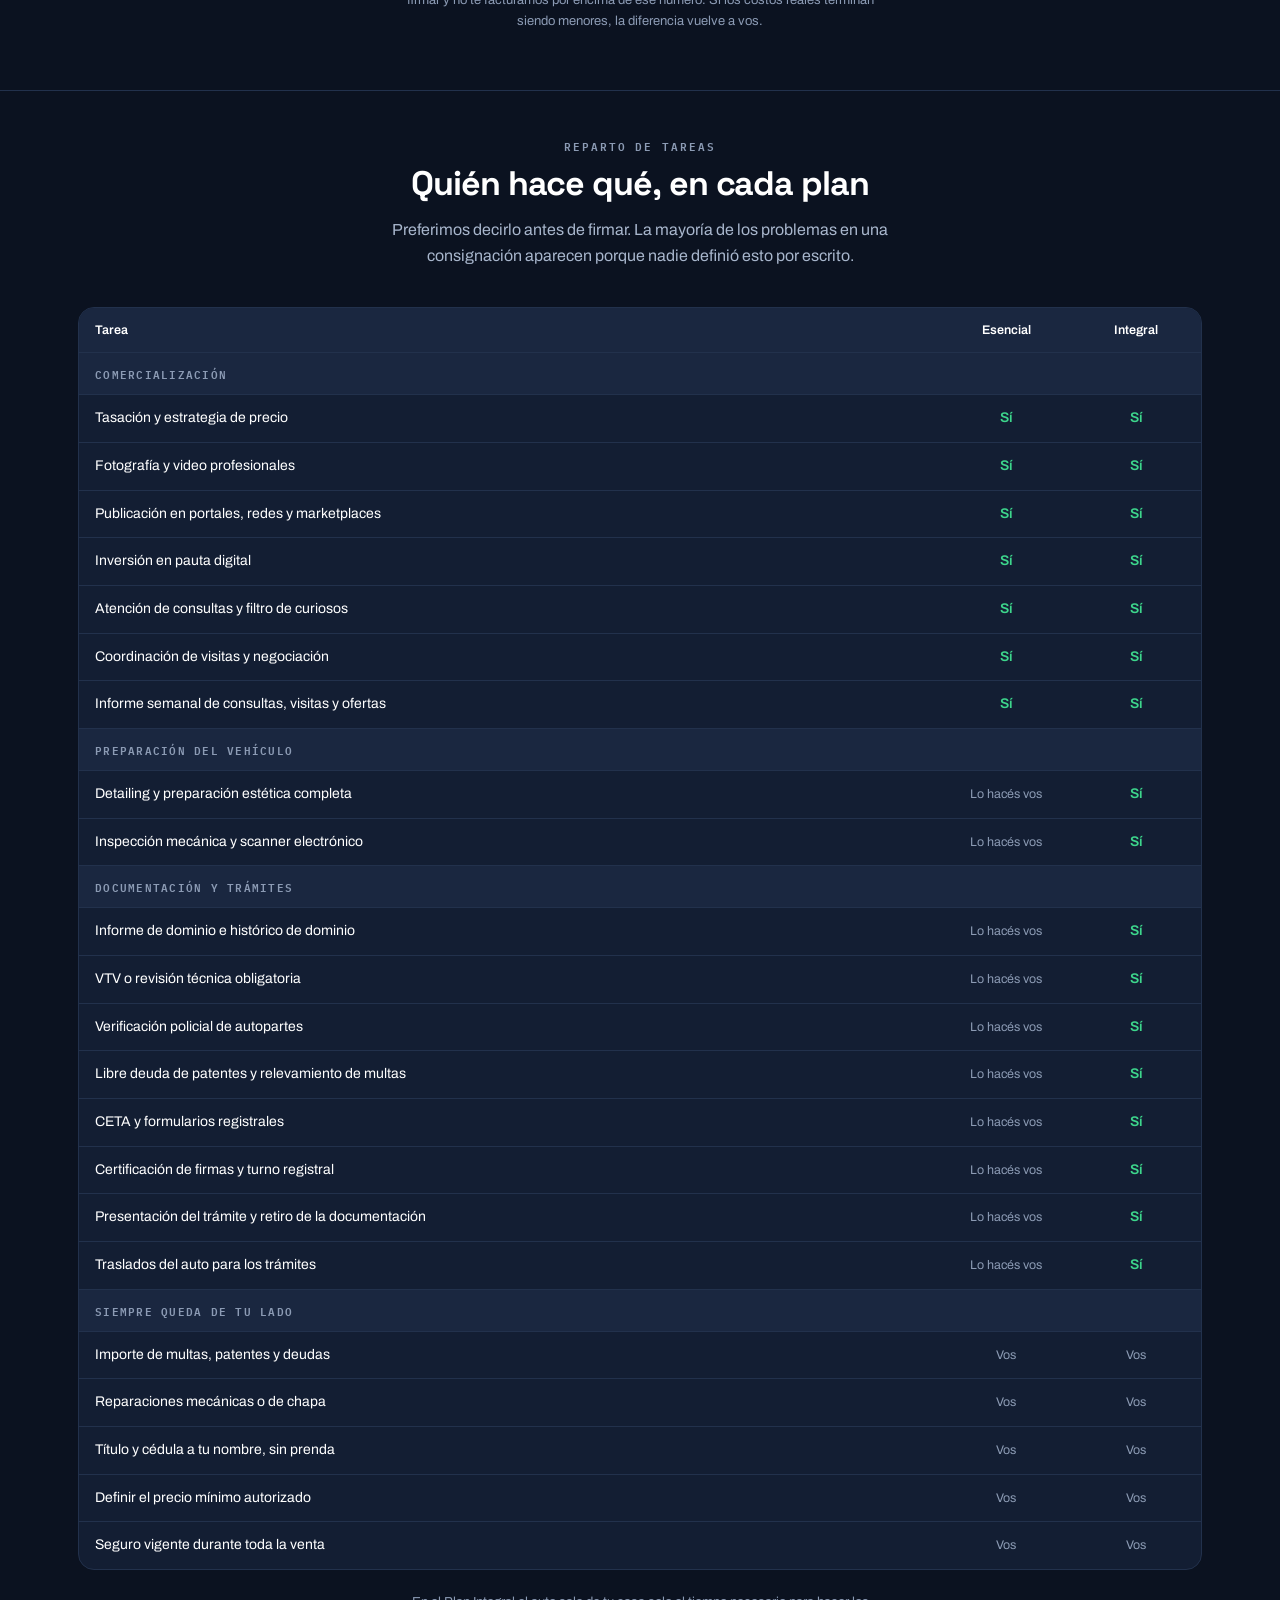
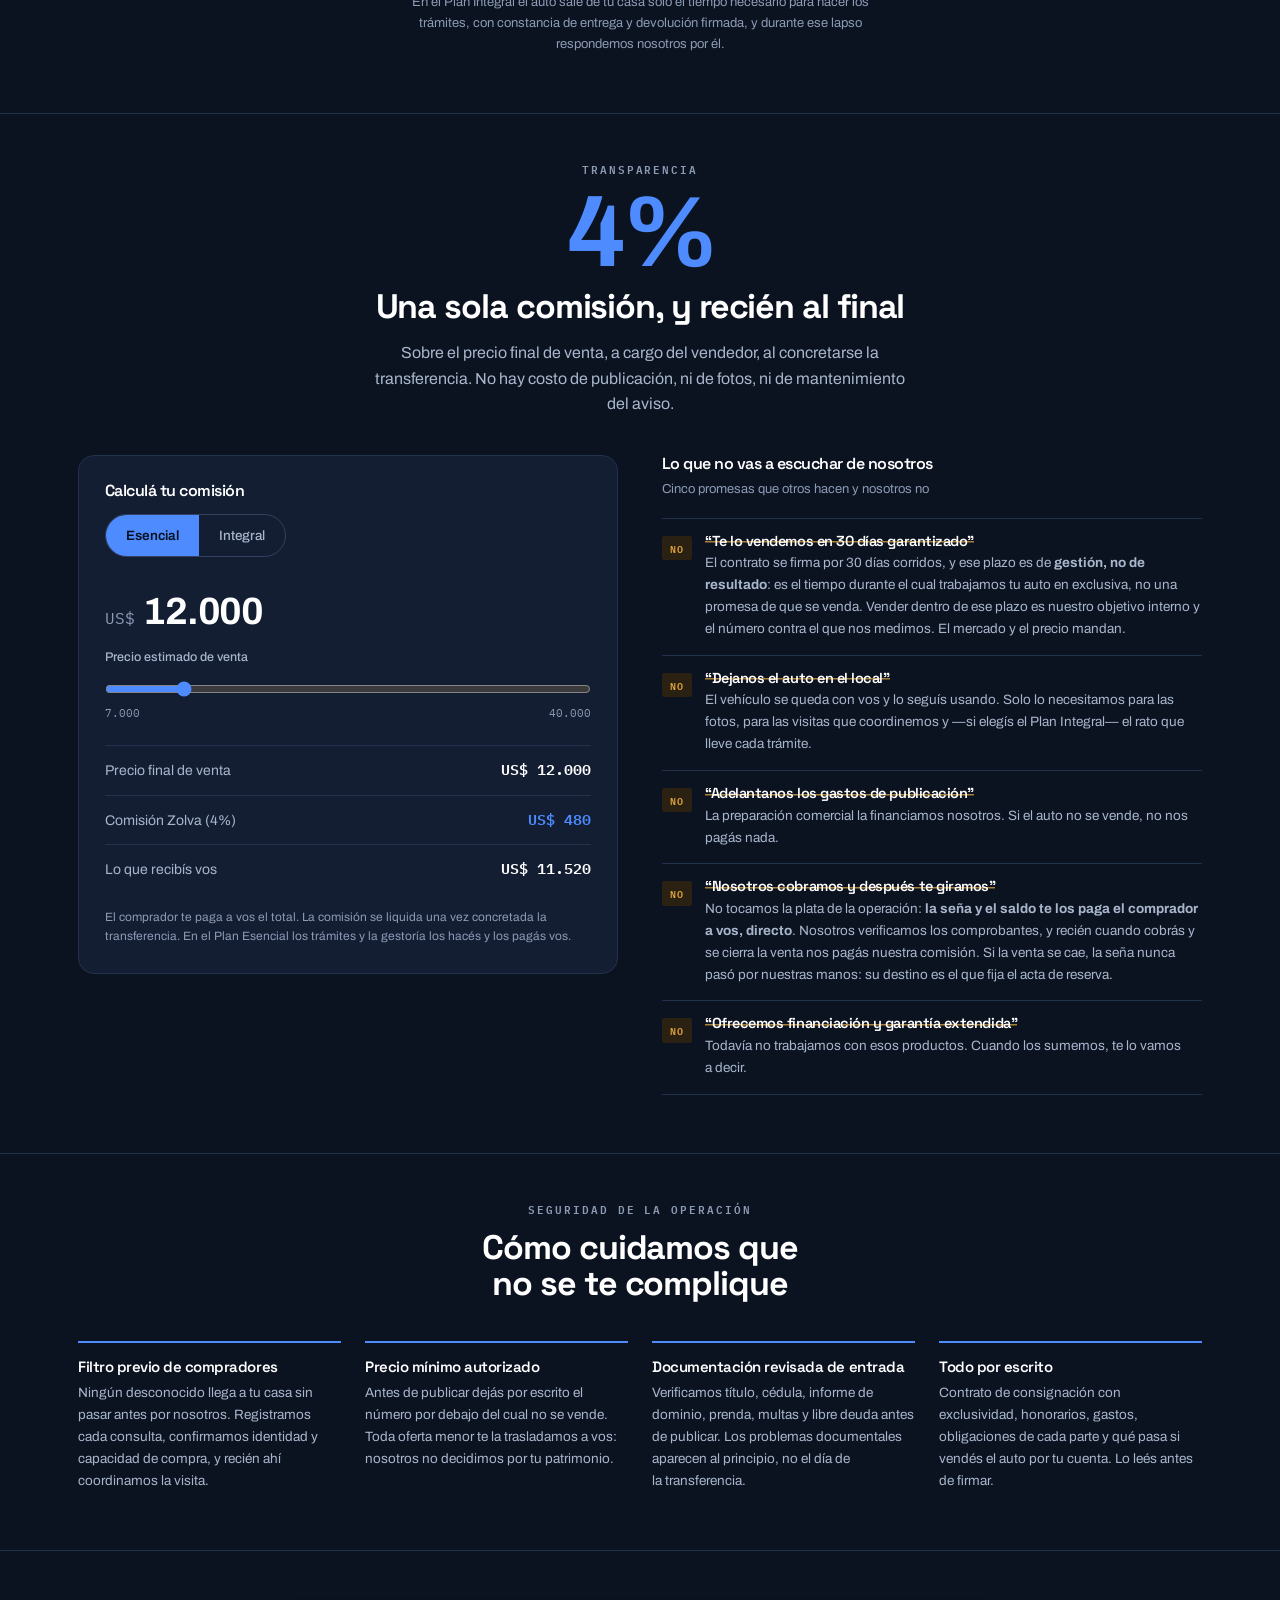
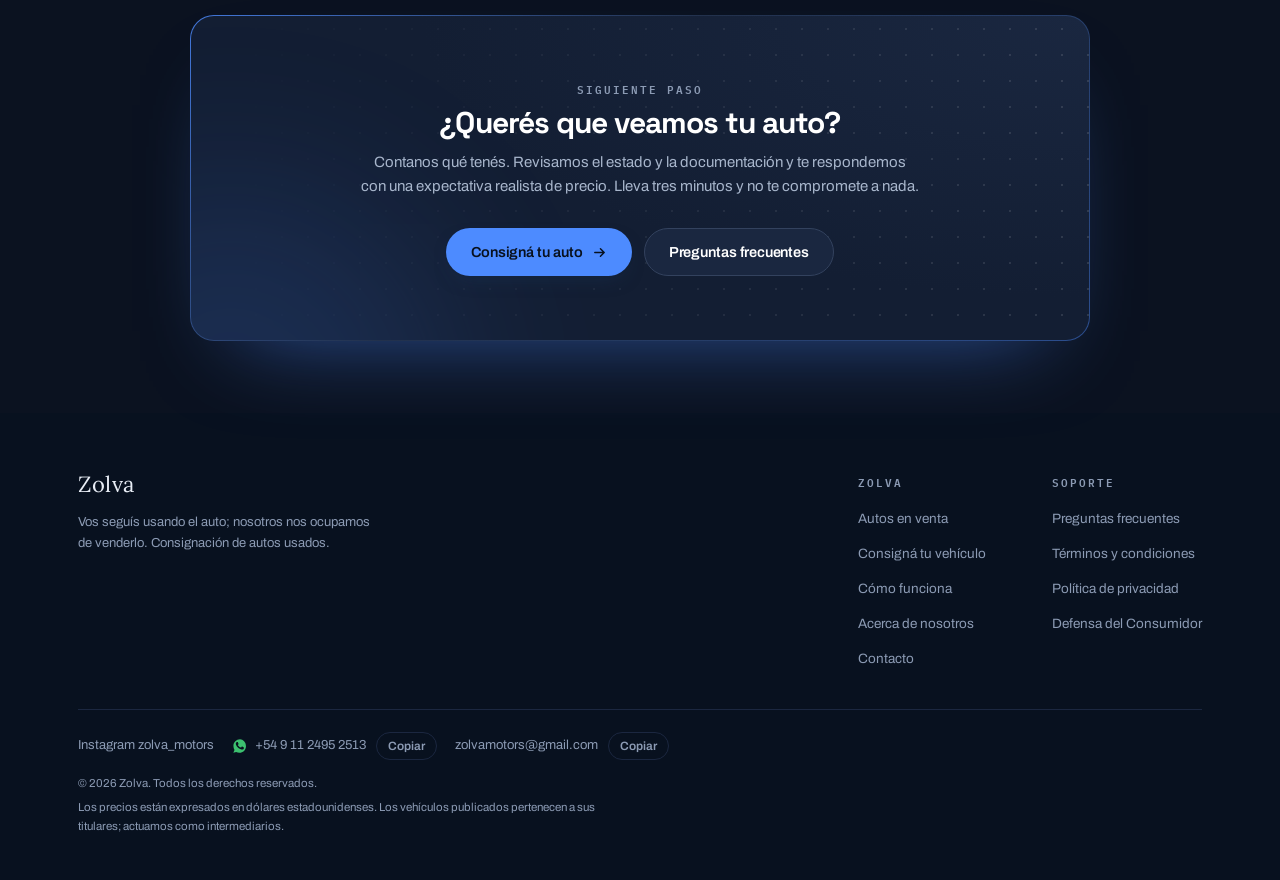
<file: como-funciona.html>
<!doctype html>
<!-- GENERADO por scripts/build-web.js — no editar a mano.
     Contenido en scripts/paginas/ y data/vehiculos.json -->
<html lang="es-AR">
<head>
  <meta charset="utf-8">
  <meta name="viewport" content="width=device-width, initial-scale=1">
  <title>Cómo funciona la consignación — Zolva</title>
  <meta name="description" content="Los seis pasos de una consignación digital, los planes Esencial e Integral, la tabla de quién hace qué y la calculadora de comisión. Cobramos 4% del precio final, a cargo del vendedor, al concretarse la transferencia.">
  <meta name="theme-color" content="#0B1220">
  <meta name="color-scheme" content="dark">
  <link rel="canonical" href="https://zolvamotors.com.ar/como-funciona.html">
  <link rel="icon" href="data:image/svg+xml,%3Csvg xmlns='http://www.w3.org/2000/svg' viewBox='0 0 64 64'%3E%3Crect width='64' height='64' rx='5' fill='%2315181B'/%3E%3Cpath fill='white' d='M15 16 H49 V23 L23 41 H49 V48 H15 V41 L41 23 H15 Z'/%3E%3C/svg%3E">

  <meta property="og:type" content="website">
  <meta property="og:locale" content="es_AR">
  <meta property="og:site_name" content="Zolva">
  <meta property="og:title" content="Cómo funciona la consignación — Zolva">
  <meta property="og:description" content="Los seis pasos de una consignación digital, los planes Esencial e Integral, la tabla de quién hace qué y la calculadora de comisión. Cobramos 4% del precio final, a cargo del vendedor, al concretarse la transferencia.">
  <meta property="og:url" content="https://zolvamotors.com.ar/como-funciona.html">
  <meta name="twitter:card" content="summary">

  <link rel="preconnect" href="https://fonts.googleapis.com">
  <link rel="preconnect" href="https://fonts.gstatic.com" crossorigin>
  <link rel="stylesheet" href="https://fonts.googleapis.com/css2?family=Space+Grotesk:wght@500;700&family=Archivo:wght@400;500;600;700&family=IBM+Plex+Mono:wght@500;600&family=Lora:wght@600&display=swap">
  <link rel="stylesheet" href="assets/styles.css">
  <script src="assets/config.js"></script>
  <!-- Meta Pixel Code -->
  <script>
!function(f,b,e,v,n,t,s)
{if(f.fbq)return;n=f.fbq=function(){n.callMethod?
n.callMethod.apply(n,arguments):n.queue.push(arguments)};
if(!f._fbq)f._fbq=n;n.push=n;n.loaded=!0;n.version='2.0';
n.queue=[];t=b.createElement(e);t.async=!0;
t.src=v;s=b.getElementsByTagName(e)[0];
s.parentNode.insertBefore(t,s)}(window, document,'script',
'https://connect.facebook.net/en_US/fbevents.js');
fbq('init', '2174834630073085');
fbq('track', 'PageView');
  </script>
  <noscript><img height="1" width="1" style="display:none" alt=""
  src="https://www.facebook.com/tr?id=2174834630073085&ev=PageView&noscript=1"></noscript>
  <!-- End Meta Pixel Code -->
</head>
<body class="pag-texto">
<a class="skip-link" href="#contenido">Saltar al contenido</a>
<p class="sr-only" id="copyStatus" role="status" aria-live="polite"></p>

<nav class="nav" id="top">
  <div class="wrap nav-in">
    <a class="logo" href="index.html" aria-label="Zolva, ir al catálogo" translate="no">
      <span class="logo-mark">Zolva</span>
      <span class="logo-tag">Consignación digital</span>
    </a>
    <div class="nav-links" id="navLinks">
        <a href="index.html">Autos</a>
        <a href="como-funciona.html" class="active" aria-current="page">Cómo funciona</a>
        <a href="contacto.html">Contacto</a>
    </div>
    <div class="nav-actions">
      <a class="btn btn-primary" href="consigna-tu-auto.html">Consigná tu auto</a>
      <button class="nav-toggle" id="navToggle" type="button" aria-label="Abrir menú" aria-expanded="false" aria-controls="navLinks"><svg width="20" height="20" viewBox="0 0 24 24" fill="none" stroke="currentColor" stroke-width="2" stroke-linecap="round" aria-hidden="true"><path d="M3 6h18M3 12h18M3 18h18"/></svg></button>
    </div>
  </div>
</nav>

<main id="contenido">
<header class="wrap pag-head">
  <span class="eyebrow">El proceso</span>
  <h1 class="split"><span class="w"><span style="--i:0">Vos</span></span> <span class="w"><span style="--i:1">seguís</span></span> <span class="w"><span style="--i:2">usando</span></span> <span class="w"><span style="--i:3">el</span></span> <span class="w"><span style="--i:4">auto.</span></span> <span class="w"><span style="--i:5">Nosotros</span></span> <span class="w"><span style="--i:6">lo</span></span> <span class="w"><span style="--i:7">vendemos</span></span></h1>
  <p>Consignación digital: el vehículo se queda con su propietario y el trabajo comercial queda con nosotros. Cobramos <b>4% del precio final de venta</b>, a cargo del vendedor, y se paga al concretarse la transferencia.</p>
</header>

<section id="pasos">
  <div class="wrap">
    <div class="sec-head" data-reveal>
      <span class="eyebrow">El recorrido</span>
      <h2 class="split"><span class="w"><span style="--i:0">Seis</span></span> <span class="w"><span style="--i:1">pasos.</span></span> <span class="w"><span style="--i:2">Vos</span></span> <span class="w"><span style="--i:3">intervenís</span></span> <span class="w"><span style="--i:4">en</span></span> <span class="w"><span style="--i:5">tres</span></span></h2>
      <p>Este es el recorrido completo, sin sorpresas en el medio</p>
    </div>
    <ol class="steps" data-steps>
      <li class="step" data-reveal>
        <span class="step-mark" aria-hidden="true"></span><span class="step-n">01</span>
        <h3>Contacto</h3>
        <p>Nos contás qué tenés a través del formulario. Revisamos el estado y la documentación y te respondemos con una expectativa realista de precio.</p>
      </li>
      <li class="step step-dueno" data-reveal>
        <span class="step-mark" aria-hidden="true"></span><span class="step-n">02</span><span class="step-vos">Intervenís vos</span>
        <h3>Tasación</h3>
        <p>Analizamos comparables reales del mercado y el estado de la unidad. Definimos juntos tres números: precio publicado, precio objetivo y <b>precio mínimo autorizado</b>. Ese piso no se negocia sin tu autorización.</p>
      </li>
      <li class="step step-dueno" data-reveal>
        <span class="step-mark" aria-hidden="true"></span><span class="step-n">03</span><span class="step-vos">Intervenís vos</span>
        <h3>Contrato y alta</h3>
        <p>Elegís Esencial o Integral y firmamos la consignación por escrito: 30 días corridos de exclusividad renovables, honorarios, gastos y obligaciones de cada parte. Si vas por el Integral, el presupuesto de gestión queda cerrado en el anexo.</p>
      </li>
      <li class="step" data-reveal>
        <span class="step-mark" aria-hidden="true"></span><span class="step-n">04</span>
        <h3>Preparación y publicación</h3>
        <p>Fotografía profesional, ficha técnica y redacción del aviso. Publicamos en Mercado Libre, Marketplace, redes y nuestro catálogo. En el Plan Integral, además, salimos a hacer VTV, verificación, informes y libre deuda antes de publicar.</p>
      </li>
      <li class="step" data-reveal>
        <span class="step-mark" aria-hidden="true"></span><span class="step-n">05</span>
        <h3>Filtro y negociación</h3>
        <p>Todas las consultas entran por nosotros. Coordinamos visitas únicamente con compradores calificados y negociamos con tu precio mínimo como piso. Vos no atendés curiosos ni coordinás visitas a horarios imposibles.</p>
      </li>
      <li class="step step-dueno" data-reveal>
        <span class="step-mark" aria-hidden="true"></span><span class="step-n">06</span><span class="step-vos">Intervenís vos</span>
        <h3>Transferencia y cierre</h3>
        <p>En el Esencial te acompañamos con la documentación; en el Integral hacemos el trámite completo y te lo dejamos listo para firmar. <b>El comprador te paga directamente a vos.</b> Recién con la transferencia concretada cobramos.</p>
      </li>
    </ol>
  </div>
</section>

<section class="plata" id="circuito" aria-labelledby="plata-t">
  <div class="plata-pista">
    <div class="plata-stage">
      <div class="fx" aria-hidden="true"><span class="dots"></span></div>
      <div class="wrap plata-in">
        <div class="plata-top">
          <span class="eyebrow">Esquema ilustrativo</span>
          <button class="plata-saltear" type="button" hidden>Saltear</button>
        </div>
        <h2 id="plata-t">No tocamos la plata de la operación</h2>
        <p class="plata-auto"><span aria-hidden="true"></span>El auto sigue en la casa del dueño</p>
        <div class="plata-mapa" aria-hidden="true">
          <div class="plata-actores"><span>Comprador</span><span>Dueño</span><span>Zolva</span></div>
          <div class="plata-fila" data-de="0" data-a="1"><span class="ficha">Seña</span><span class="plata-ok"><svg class="i-si" width="16" height="16" viewBox="0 0 16 16" fill="none" aria-hidden="true"><path d="M3 8.5l3.2 3.2L13 5" stroke="currentColor" stroke-width="2" stroke-linecap="round" stroke-linejoin="round"/></svg>Comprobante verificado</span></div>
          <div class="plata-fila" data-de="0" data-a="1"><span class="ficha">Saldo</span><span class="plata-ok"><svg class="i-si" width="16" height="16" viewBox="0 0 16 16" fill="none" aria-hidden="true"><path d="M3 8.5l3.2 3.2L13 5" stroke="currentColor" stroke-width="2" stroke-linecap="round" stroke-linejoin="round"/></svg>Comprobante verificado</span></div>
          <div class="plata-fila" data-de="1" data-a="2"><span class="ficha">4 %</span></div>
        </div>
        <p class="plata-cap" aria-hidden="true"></p>
        <ol class="plata-pasos">
          <li>La seña y el saldo te los paga el comprador a vos, directo</li>
          <li>Nosotros verificamos los comprobantes</li>
          <li>Recién cuando cobrás y se cierra la venta nos pagás nuestra comisión</li>
          <li>Si la venta se cae, la seña nunca pasó por nuestras manos: su destino es el que fija el acta de reserva</li>
        </ol>
      </div>
    </div>
  </div>
</section>

<section id="planes">
  <div class="wrap">
    <div class="sec-head" data-reveal>
      <span class="eyebrow">Dos formas de trabajar</span>
      <h2 class="split"><span class="w"><span style="--i:0">Elegís</span></span> <span class="w"><span style="--i:1">cuánto</span></span> <span class="w"><span style="--i:2">querés</span></span> <span class="w"><span style="--i:3">delegar</span></span></h2>
      <p>La comisión del 4% es la misma en los dos planes y se paga igual: solo cuando el auto se vende. Lo que cambia es quién se ocupa de los papeles.</p>
    </div>
    <div class="planes">

      <article class="plan" data-reveal>
        <div class="plan-top"><span class="plan-tag">Plan 01</span><span class="lights" data-lit="1" aria-hidden="true"><span></span><span></span></span></div><span class="sr-only">Nivel 1 de 2</span>
        <h3>Esencial</h3>
        <p class="para">Para el que tiene los papeles en regla y solo necesita que le vendan el auto.</p>
        <div class="plan-precio">
          <div class="big">4%</div>
          <div class="sub">del precio final de venta, al concretarse la transferencia</div>
        </div>
        <ul>
          <li><svg class="i-si" width="16" height="16" viewBox="0 0 16 16" fill="none" aria-hidden="true"><path d="M3 8.5l3.2 3.2L13 5" stroke="currentColor" stroke-width="2" stroke-linecap="round" stroke-linejoin="round"/></svg>Tasación, fotos y video profesionales</li>
          <li><svg class="i-si" width="16" height="16" viewBox="0 0 16 16" fill="none" aria-hidden="true"><path d="M3 8.5l3.2 3.2L13 5" stroke="currentColor" stroke-width="2" stroke-linecap="round" stroke-linejoin="round"/></svg>Publicación en portales, redes y pauta paga</li>
          <li><svg class="i-si" width="16" height="16" viewBox="0 0 16 16" fill="none" aria-hidden="true"><path d="M3 8.5l3.2 3.2L13 5" stroke="currentColor" stroke-width="2" stroke-linecap="round" stroke-linejoin="round"/></svg>Atención de consultas y filtro de curiosos</li>
          <li><svg class="i-si" width="16" height="16" viewBox="0 0 16 16" fill="none" aria-hidden="true"><path d="M3 8.5l3.2 3.2L13 5" stroke="currentColor" stroke-width="2" stroke-linecap="round" stroke-linejoin="round"/></svg>Coordinación de visitas y negociación</li>
          <li><svg class="i-si" width="16" height="16" viewBox="0 0 16 16" fill="none" aria-hidden="true"><path d="M3 8.5l3.2 3.2L13 5" stroke="currentColor" stroke-width="2" stroke-linecap="round" stroke-linejoin="round"/></svg>Informe semanal del estado de la venta</li>
          <li><svg class="i-si" width="16" height="16" viewBox="0 0 16 16" fill="none" aria-hidden="true"><path d="M3 8.5l3.2 3.2L13 5" stroke="currentColor" stroke-width="2" stroke-linecap="round" stroke-linejoin="round"/></svg>Te decimos exactamente qué papeles hacen falta</li>
        </ul>
        <p class="plan-nota">Los trámites —VTV, verificación policial, libre deuda, formularios y gestoría— los hacés vos.</p>
        <a class="btn btn-ghost" href="consigna-tu-auto.html" data-plan="Plan Esencial — solo la venta">Empezar con el Esencial</a>
      </article>

      <article class="plan destacado" data-reveal>
        <div class="plan-top"><span class="plan-tag">Plan 02 · Recomendado</span><span class="lights" data-lit="2" aria-hidden="true"><span></span><span></span></span></div><span class="sr-only">Nivel 2 de 2</span>
        <h3>Integral</h3>
        <p class="para">Para el que no quiere hacer una sola cola. Nos ocupamos de todo y vos firmás.</p>
        <div class="plan-precio">
          <div class="big">4%</div>
          <div class="sub">del precio final de venta, al concretarse la transferencia</div>
          <div class="extra">+ Cargo de Gestión Integral, presupuestado y cerrado antes de firmar</div>
        </div>
        <ul>
          <li class="prev"><svg class="i-si" width="16" height="16" viewBox="0 0 16 16" fill="none" aria-hidden="true"><path d="M3 8.5l3.2 3.2L13 5" stroke="currentColor" stroke-width="2" stroke-linecap="round" stroke-linejoin="round"/></svg>Todo lo del Plan Esencial</li>
          <li><svg class="i-si" width="16" height="16" viewBox="0 0 16 16" fill="none" aria-hidden="true"><path d="M3 8.5l3.2 3.2L13 5" stroke="currentColor" stroke-width="2" stroke-linecap="round" stroke-linejoin="round"/></svg>Informe de dominio e histórico de dominio</li>
          <li><svg class="i-si" width="16" height="16" viewBox="0 0 16 16" fill="none" aria-hidden="true"><path d="M3 8.5l3.2 3.2L13 5" stroke="currentColor" stroke-width="2" stroke-linecap="round" stroke-linejoin="round"/></svg>Turno y realización de la VTV</li>
          <li><svg class="i-si" width="16" height="16" viewBox="0 0 16 16" fill="none" aria-hidden="true"><path d="M3 8.5l3.2 3.2L13 5" stroke="currentColor" stroke-width="2" stroke-linecap="round" stroke-linejoin="round"/></svg>Verificación policial de autopartes</li>
          <li><svg class="i-si" width="16" height="16" viewBox="0 0 16 16" fill="none" aria-hidden="true"><path d="M3 8.5l3.2 3.2L13 5" stroke="currentColor" stroke-width="2" stroke-linecap="round" stroke-linejoin="round"/></svg>Libre deuda de patentes y relevamiento de multas</li>
          <li><svg class="i-si" width="16" height="16" viewBox="0 0 16 16" fill="none" aria-hidden="true"><path d="M3 8.5l3.2 3.2L13 5" stroke="currentColor" stroke-width="2" stroke-linecap="round" stroke-linejoin="round"/></svg>CETA, formularios y certificación de firmas</li>
          <li><svg class="i-si" width="16" height="16" viewBox="0 0 16 16" fill="none" aria-hidden="true"><path d="M3 8.5l3.2 3.2L13 5" stroke="currentColor" stroke-width="2" stroke-linecap="round" stroke-linejoin="round"/></svg>Turno registral, presentación y retiro de la documentación</li>
          <li><svg class="i-si" width="16" height="16" viewBox="0 0 16 16" fill="none" aria-hidden="true"><path d="M3 8.5l3.2 3.2L13 5" stroke="currentColor" stroke-width="2" stroke-linecap="round" stroke-linejoin="round"/></svg>Detailing completo, inspección mecánica y scanner</li>
          <li><svg class="i-si" width="16" height="16" viewBox="0 0 16 16" fill="none" aria-hidden="true"><path d="M3 8.5l3.2 3.2L13 5" stroke="currentColor" stroke-width="2" stroke-linecap="round" stroke-linejoin="round"/></svg>Los traslados los hacemos nosotros</li>
        </ul>
        <p class="plan-nota">El importe de multas, deudas y reparaciones sigue siendo tuyo. Nosotros ponemos el trabajo, no la deuda.</p>
        <a class="btn btn-primary" href="consigna-tu-auto.html" data-plan="Plan Integral — venta + todos los trámites">Quiero el Integral</a>
      </article>

    </div>
    <p class="sec-foot" data-reveal>El Cargo de Gestión Integral es un presupuesto cerrado: lo ves discriminado antes de firmar y no te facturamos por encima de ese número. Si los costos reales terminan siendo menores, la diferencia vuelve a vos.</p>
  </div>
</section>

<section id="reparto">
  <div class="wrap">
    <div class="sec-head" data-reveal>
      <span class="eyebrow">Reparto de tareas</span>
      <h2 class="split"><span class="w"><span style="--i:0">Quién</span></span> <span class="w"><span style="--i:1">hace</span></span> <span class="w"><span style="--i:2">qué,</span></span> <span class="w"><span style="--i:3">en</span></span> <span class="w"><span style="--i:4">cada</span></span> <span class="w"><span style="--i:5">plan</span></span></h2>
      <p>Preferimos decirlo antes de firmar. La mayoría de los problemas en una consignación aparecen porque nadie definió esto por escrito.</p>
    </div>
    <div class="tabla-wrap" data-reveal>
      <table class="comp">
        <thead>
          <tr><th scope="col">Tarea</th><th scope="col" class="c">Esencial</th><th scope="col" class="c">Integral</th></tr>
        </thead>
        <tbody>
          <tr><td class="grupo" colspan="3">Comercialización</td></tr>
          <tr><td>Tasación y estrategia de precio</td><td class="c"><span class="mark-si">Sí</span></td><td class="c"><span class="mark-si">Sí</span></td></tr>
          <tr><td>Fotografía y video profesionales</td><td class="c"><span class="mark-si">Sí</span></td><td class="c"><span class="mark-si">Sí</span></td></tr>
          <tr><td>Publicación en portales, redes y marketplaces</td><td class="c"><span class="mark-si">Sí</span></td><td class="c"><span class="mark-si">Sí</span></td></tr>
          <tr><td>Inversión en pauta digital</td><td class="c"><span class="mark-si">Sí</span></td><td class="c"><span class="mark-si">Sí</span></td></tr>
          <tr><td>Atención de consultas y filtro de curiosos</td><td class="c"><span class="mark-si">Sí</span></td><td class="c"><span class="mark-si">Sí</span></td></tr>
          <tr><td>Coordinación de visitas y negociación</td><td class="c"><span class="mark-si">Sí</span></td><td class="c"><span class="mark-si">Sí</span></td></tr>
          <tr><td>Informe semanal de consultas, visitas y ofertas</td><td class="c"><span class="mark-si">Sí</span></td><td class="c"><span class="mark-si">Sí</span></td></tr>
          <tr><td class="grupo" colspan="3">Preparación del vehículo</td></tr>
          <tr><td>Detailing y preparación estética completa</td><td class="c"><span class="mark-nota">Lo hacés vos</span></td><td class="c"><span class="mark-si">Sí</span></td></tr>
          <tr><td>Inspección mecánica y scanner electrónico</td><td class="c"><span class="mark-nota">Lo hacés vos</span></td><td class="c"><span class="mark-si">Sí</span></td></tr>
          <tr><td class="grupo" colspan="3">Documentación y trámites</td></tr>
          <tr><td>Informe de dominio e histórico de dominio</td><td class="c"><span class="mark-nota">Lo hacés vos</span></td><td class="c"><span class="mark-si">Sí</span></td></tr>
          <tr><td>VTV o revisión técnica obligatoria</td><td class="c"><span class="mark-nota">Lo hacés vos</span></td><td class="c"><span class="mark-si">Sí</span></td></tr>
          <tr><td>Verificación policial de autopartes</td><td class="c"><span class="mark-nota">Lo hacés vos</span></td><td class="c"><span class="mark-si">Sí</span></td></tr>
          <tr><td>Libre deuda de patentes y relevamiento de multas</td><td class="c"><span class="mark-nota">Lo hacés vos</span></td><td class="c"><span class="mark-si">Sí</span></td></tr>
          <tr><td>CETA y formularios registrales</td><td class="c"><span class="mark-nota">Lo hacés vos</span></td><td class="c"><span class="mark-si">Sí</span></td></tr>
          <tr><td>Certificación de firmas y turno registral</td><td class="c"><span class="mark-nota">Lo hacés vos</span></td><td class="c"><span class="mark-si">Sí</span></td></tr>
          <tr><td>Presentación del trámite y retiro de la documentación</td><td class="c"><span class="mark-nota">Lo hacés vos</span></td><td class="c"><span class="mark-si">Sí</span></td></tr>
          <tr><td>Traslados del auto para los trámites</td><td class="c"><span class="mark-nota">Lo hacés vos</span></td><td class="c"><span class="mark-si">Sí</span></td></tr>
          <tr><td class="grupo" colspan="3">Siempre queda de tu lado</td></tr>
          <tr><td>Importe de multas, patentes y deudas</td><td class="c"><span class="mark-nota">Vos</span></td><td class="c"><span class="mark-nota">Vos</span></td></tr>
          <tr><td>Reparaciones mecánicas o de chapa</td><td class="c"><span class="mark-nota">Vos</span></td><td class="c"><span class="mark-nota">Vos</span></td></tr>
          <tr><td>Título y cédula a tu nombre, sin prenda</td><td class="c"><span class="mark-nota">Vos</span></td><td class="c"><span class="mark-nota">Vos</span></td></tr>
          <tr><td>Definir el precio mínimo autorizado</td><td class="c"><span class="mark-nota">Vos</span></td><td class="c"><span class="mark-nota">Vos</span></td></tr>
          <tr><td>Seguro vigente durante toda la venta</td><td class="c"><span class="mark-nota">Vos</span></td><td class="c"><span class="mark-nota">Vos</span></td></tr>
        </tbody>
      </table>
    </div>
    <p class="sec-foot" data-reveal>En el Plan Integral el auto sale de tu casa solo el tiempo necesario para hacer los trámites, con constancia de entrega y devolución firmada, y durante ese lapso respondemos nosotros por él.</p>
  </div>
</section>

<section id="comision">
  <div class="wrap">
    <div class="sec-head" data-reveal>
      <span class="eyebrow">Transparencia</span>
      <h2><span class="figure"><span class="roll">4</span>%</span>Una sola comisión, y recién al final</h2>
      <p>Sobre el precio final de venta, a cargo del vendedor, al concretarse la transferencia. No hay costo de publicación, ni de fotos, ni de mantenimiento del aviso.</p>
    </div>

    <div class="trans-grid">
      <div class="calc" data-reveal>
        <h3>Calculá tu comisión</h3>
        <div class="toggle" role="group" aria-label="Elegir plan">
          <button type="button" id="btnEsencial" aria-pressed="true">Esencial</button>
          <button type="button" id="btnIntegral" aria-pressed="false">Integral</button>
        </div>
        <div class="calc-price">
          <span class="cur">US$</span>
          <span id="precioOut" class="num">12.000</span>
        </div>
        <label for="precio">Precio estimado de venta</label>
        <input type="range" id="precio" min="7000" max="40000" step="500" value="12000" aria-describedby="precioOut">
        <div class="calc-scale"><span>7.000</span><span>40.000</span></div>
        <div class="calc-out">
          <div class="calc-row"><span class="lab">Precio final de venta</span><span class="amt num" id="rPrecio">US$ 12.000</span></div>
          <div class="calc-row hi"><span class="lab">Comisión Zolva (4%)</span><span class="amt num" id="rCom">US$ 480</span></div>
          <div class="calc-row" id="rowCargo" hidden><span class="lab">Cargo de Gestión Integral</span><span class="amt" id="rCargo">Se presupuesta según tu auto</span></div>
          <div class="calc-row"><span class="lab">Lo que recibís vos</span><span class="amt num" id="rNeto">US$ 11.520</span></div>
        </div>
        <p class="calc-foot" id="calcFoot">El comprador te paga a vos el total. La comisión se liquida una vez concretada la transferencia. En el Plan Esencial los trámites y la gestoría los hacés y los pagás vos.</p>
      </div>

      <div data-reveal>
        <h3 class="reglas-title">Lo que no vas a escuchar de nosotros</h3>
        <p class="reglas-lead">Cinco promesas que otros hacen y nosotros no</p>
        <ul class="reglas">
          <li data-reveal>
            <span class="no">NO</span>
            <div><h4><span class="tacha">“Te lo vendemos en 30 días garantizado”</span></h4><p>El contrato se firma por 30 días corridos, y ese plazo es de <b>gestión, no de resultado</b>: es el tiempo durante el cual trabajamos tu auto en exclusiva, no una promesa de que se venda. Vender dentro de ese plazo es nuestro objetivo interno y el número contra el que nos medimos. El mercado y el precio mandan.</p></div>
          </li>
          <li data-reveal>
            <span class="no">NO</span>
            <div><h4><span class="tacha">“Dejanos el auto en el local”</span></h4><p>El vehículo se queda con vos y lo seguís usando. Solo lo necesitamos para las fotos, para las visitas que coordinemos y —si elegís el Plan Integral— el rato que lleve cada trámite.</p></div>
          </li>
          <li data-reveal>
            <span class="no">NO</span>
            <div><h4><span class="tacha">“Adelantanos los gastos de publicación”</span></h4><p>La preparación comercial la financiamos nosotros. Si el auto no se vende, no nos pagás nada.</p></div>
          </li>
          <li data-reveal>
            <span class="no">NO</span>
            <div><h4><span class="tacha">“Nosotros cobramos y después te giramos”</span></h4><p>No tocamos la plata de la operación: <b>la seña y el saldo te los paga el comprador a vos, directo</b>. Nosotros verificamos los comprobantes, y recién cuando cobrás y se cierra la venta nos pagás nuestra comisión. Si la venta se cae, la seña nunca pasó por nuestras manos: su destino es el que fija el acta de reserva.</p></div>
          </li>
          <li data-reveal>
            <span class="no">NO</span>
            <div><h4><span class="tacha">“Ofrecemos financiación y garantía extendida”</span></h4><p>Todavía no trabajamos con esos productos. Cuando los sumemos, te lo vamos a decir.</p></div>
          </li>
        </ul>
      </div>
    </div>
  </div>
</section>

<section id="seguridad">
  <div class="wrap">
    <div class="sec-head" data-reveal>
      <span class="eyebrow">Seguridad de la operación</span>
      <h2 class="split"><span class="w"><span style="--i:0">Cómo</span></span> <span class="w"><span style="--i:1">cuidamos</span></span> <span class="w"><span style="--i:2">que</span></span> <span class="w"><span style="--i:3">no</span></span> <span class="w"><span style="--i:4">se</span></span> <span class="w"><span style="--i:5">te</span></span> <span class="w"><span style="--i:6">complique</span></span></h2>
    </div>
    <div class="safe">
      <div class="safe-item" data-reveal>
        <h4>Filtro previo de compradores</h4>
        <p>Ningún desconocido llega a tu casa sin pasar antes por nosotros. Registramos cada consulta, confirmamos identidad y capacidad de compra, y recién ahí coordinamos la visita.</p>
      </div>
      <div class="safe-item" data-reveal>
        <h4>Precio mínimo autorizado</h4>
        <p>Antes de publicar dejás por escrito el número por debajo del cual no se vende. Toda oferta menor te la trasladamos a vos: nosotros no decidimos por tu patrimonio.</p>
      </div>
      <div class="safe-item" data-reveal>
        <h4>Documentación revisada de entrada</h4>
        <p>Verificamos título, cédula, informe de dominio, prenda, multas y libre deuda antes de publicar. Los problemas documentales aparecen al principio, no el día de la transferencia.</p>
      </div>
      <div class="safe-item" data-reveal>
        <h4>Todo por escrito</h4>
        <p>Contrato de consignación con exclusividad, honorarios, gastos, obligaciones de cada parte y qué pasa si vendés el auto por tu cuenta. Lo leés antes de firmar.</p>
      </div>
    </div>
  </div>
</section>

<section class="consigna" style="border-top:none">
  <div class="wrap consigna-in">
    <div>
      <span class="eyebrow">Siguiente paso</span>
      <h2>¿Querés que veamos tu auto?</h2>
      <p>Contanos qué tenés. Revisamos el estado y la documentación y te respondemos con una expectativa realista de precio. Lleva tres minutos y no te compromete a nada.</p>
    </div>
    <div class="consigna-cta">
      <a class="btn btn-primary" href="consigna-tu-auto.html">Consigná tu auto <svg class="i-flecha" width="15" height="15" viewBox="0 0 16 16" fill="none" aria-hidden="true"><path d="M3 8h10M9 4l4 4-4 4" stroke="currentColor" stroke-width="1.6" stroke-linecap="round" stroke-linejoin="round"/></svg></a>
      <a class="btn btn-ghost" href="preguntas-frecuentes.html">Preguntas frecuentes</a>
    </div>
  </div>
</section>
</main>

<footer class="pie">
  <div class="wrap">
    <div class="pie-top">
      <div class="pie-marca">
        <span class="logo-lockup" translate="no"><span class="logo-mark">Zolva</span></span>
        <p>Vos seguís usando el auto; nosotros nos ocupamos de venderlo. Consignación de autos usados.</p>
      </div>
      <nav class="pie-cols" aria-label="Pie de página">
        <div>
          <p class="eyebrow">Zolva</p>
          <ul><li><a href="index.html">Autos en venta</a></li><li><a href="consigna-tu-auto.html">Consigná tu vehículo</a></li><li><a href="como-funciona.html">Cómo funciona</a></li><li><a href="nosotros.html">Acerca de nosotros</a></li><li><a href="contacto.html">Contacto</a></li></ul>
        </div>
        <div>
          <p class="eyebrow">Soporte</p>
          <ul><li><a href="preguntas-frecuentes.html">Preguntas frecuentes</a></li><li><a href="terminos.html">Términos y condiciones</a></li><li><a href="privacidad.html">Política de privacidad</a></li><li><a href="defensa-del-consumidor.html">Defensa del Consumidor</a></li></ul>
        </div>
      </nav>
    </div>
    
    <div class="pie-legal">
      <div class="pie-redes"><a class="foot-red" href="https://instagram.com/zolva_motors" target="_blank" rel="noopener">Instagram zolva_motors</a><span class="foot-dato"><a class="foot-red" href="https://wa.me/5491124952513" target="_blank" rel="noopener"><svg width="16" height="16" viewBox="0 0 24 24" fill="currentColor" aria-hidden="true"><path d="M12.04 2C6.58 2 2.13 6.45 2.13 11.91c0 2.1.55 4.15 1.6 5.96L2 22l4.25-1.11a9.87 9.87 0 0 0 4.79 1.22h.01c5.46 0 9.91-4.45 9.91-9.91C20.95 6.45 16.5 2 12.04 2Zm5.8 14.03c-.24.68-1.42 1.31-1.95 1.35-.5.05-1.14.28-3.68-.77-3.11-1.29-5.09-4.48-5.24-4.69-.15-.2-1.25-1.66-1.25-3.16 0-1.5.79-2.24 1.07-2.55.27-.3.6-.38.8-.38.2 0 .4 0 .58.01.19.01.44-.07.68.52.24.6.83 2.06.9 2.21.07.15.12.33.02.53-.1.2-.15.33-.3.5-.15.18-.31.4-.44.53-.15.15-.3.31-.13.6.17.3.76 1.25 1.63 2.02 1.12 1 2.06 1.31 2.36 1.46.3.15.47.13.64-.08.17-.2.74-.86.94-1.16.2-.3.4-.25.67-.15.27.1 1.71.81 2.01.96.3.15.5.22.57.35.07.13.07.73-.17 1.4Z"/></svg> +54&nbsp;9&nbsp;11&nbsp;2495&nbsp;2513</a><button class="copy" type="button" data-copy="+54 9 11 2495 2513" data-aviso="Número copiado">Copiar</button></span><span class="foot-dato"><a class="foot-red" href="mailto:zolvamotors@gmail.com">zolvamotors@gmail.com</a><button class="copy" type="button" data-copy="zolvamotors@gmail.com" data-aviso="Mail copiado">Copiar</button></span></div>
      <p>© 2026 Zolva. Todos los derechos reservados.</p>
      <p class="pie-aclara">Los precios están expresados en dólares estadounidenses. Los vehículos publicados pertenecen a sus titulares; actuamos como intermediarios.</p>
    </div>
  </div>
</footer>
<script src="assets/app.js" defer></script>
</body>
</html>
</file>
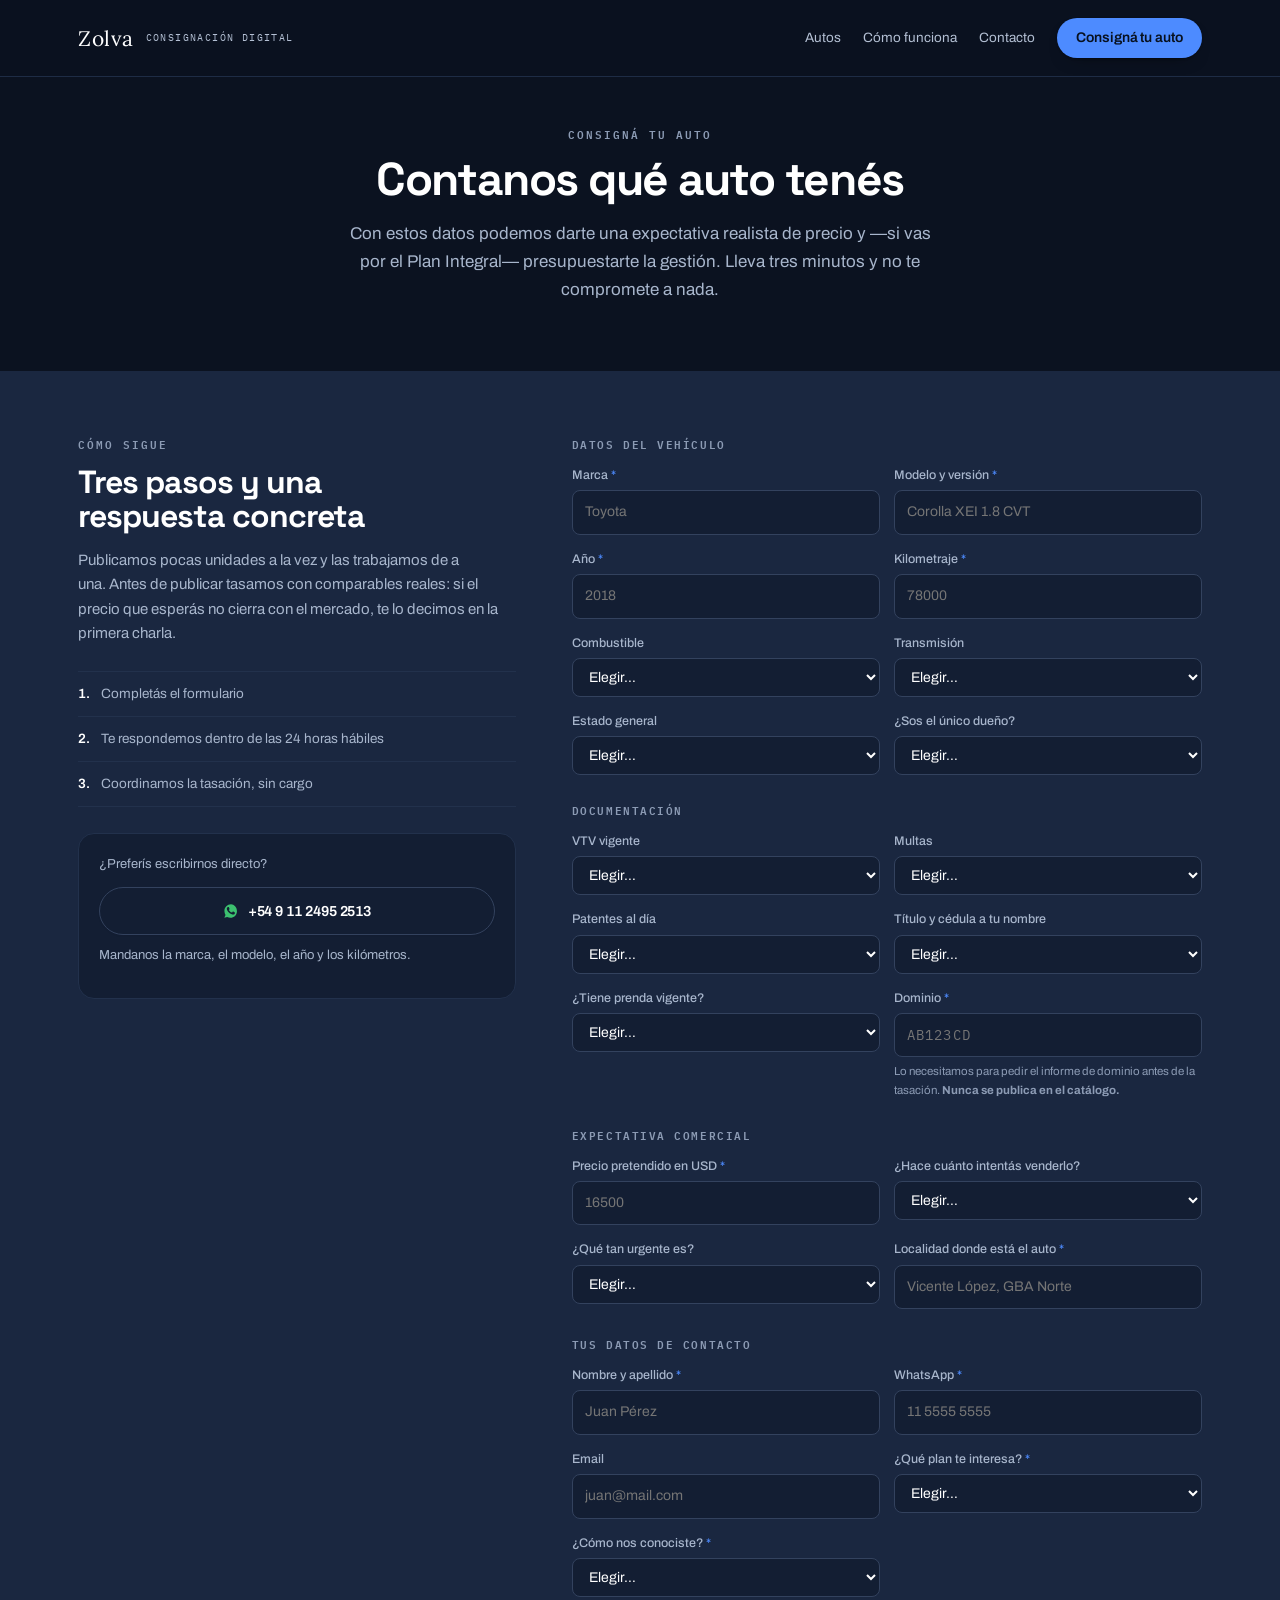
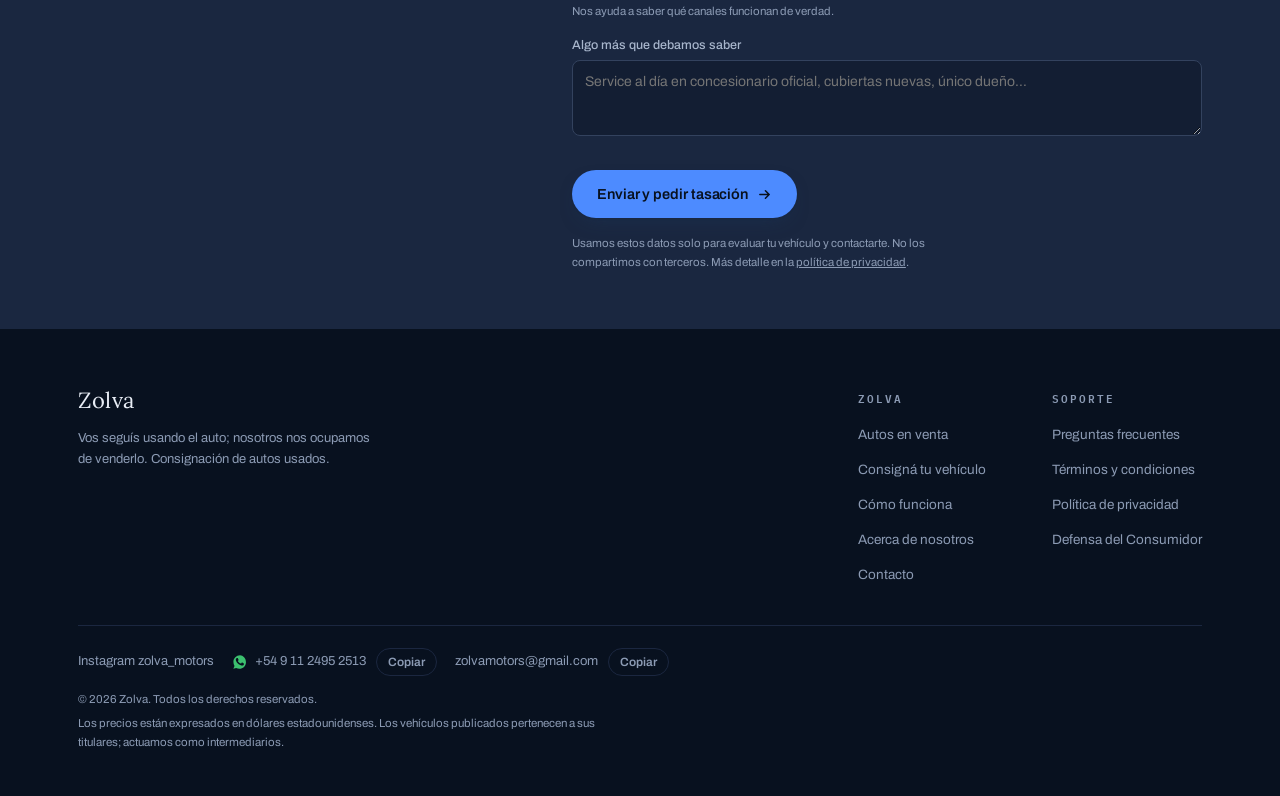
<file: consigna-tu-auto.html>
<!doctype html>
<!-- GENERADO por scripts/build-web.js — no editar a mano.
     Contenido en scripts/paginas/ y data/vehiculos.json -->
<html lang="es-AR">
<head>
  <meta charset="utf-8">
  <meta name="viewport" content="width=device-width, initial-scale=1">
  <title>Consigná tu auto — Zolva</title>
  <meta name="description" content="Contanos qué auto tenés y te damos una expectativa realista de precio. Sin costo y sin compromiso.">
  <meta name="theme-color" content="#0B1220">
  <meta name="color-scheme" content="dark">
  <link rel="canonical" href="https://zolvamotors.com.ar/consigna-tu-auto.html">
  <link rel="icon" href="data:image/svg+xml,%3Csvg xmlns='http://www.w3.org/2000/svg' viewBox='0 0 64 64'%3E%3Crect width='64' height='64' rx='5' fill='%2315181B'/%3E%3Cpath fill='white' d='M15 16 H49 V23 L23 41 H49 V48 H15 V41 L41 23 H15 Z'/%3E%3C/svg%3E">

  <meta property="og:type" content="website">
  <meta property="og:locale" content="es_AR">
  <meta property="og:site_name" content="Zolva">
  <meta property="og:title" content="Consigná tu auto — Zolva">
  <meta property="og:description" content="Contanos qué auto tenés y te damos una expectativa realista de precio. Sin costo y sin compromiso.">
  <meta property="og:url" content="https://zolvamotors.com.ar/consigna-tu-auto.html">
  <meta name="twitter:card" content="summary">

  <link rel="preconnect" href="https://fonts.googleapis.com">
  <link rel="preconnect" href="https://fonts.gstatic.com" crossorigin>
  <link rel="stylesheet" href="https://fonts.googleapis.com/css2?family=Space+Grotesk:wght@500;700&family=Archivo:wght@400;500;600;700&family=IBM+Plex+Mono:wght@500;600&family=Lora:wght@600&display=swap">
  <link rel="stylesheet" href="assets/styles.css">
  <script src="assets/config.js"></script>
  <!-- Meta Pixel Code -->
  <script>
!function(f,b,e,v,n,t,s)
{if(f.fbq)return;n=f.fbq=function(){n.callMethod?
n.callMethod.apply(n,arguments):n.queue.push(arguments)};
if(!f._fbq)f._fbq=n;n.push=n;n.loaded=!0;n.version='2.0';
n.queue=[];t=b.createElement(e);t.async=!0;
t.src=v;s=b.getElementsByTagName(e)[0];
s.parentNode.insertBefore(t,s)}(window, document,'script',
'https://connect.facebook.net/en_US/fbevents.js');
fbq('init', '2174834630073085');
fbq('track', 'PageView');
  </script>
  <noscript><img height="1" width="1" style="display:none" alt=""
  src="https://www.facebook.com/tr?id=2174834630073085&ev=PageView&noscript=1"></noscript>
  <!-- End Meta Pixel Code -->
</head>
<body class="pag-texto">
<a class="skip-link" href="#contenido">Saltar al contenido</a>
<p class="sr-only" id="copyStatus" role="status" aria-live="polite"></p>

<nav class="nav" id="top">
  <div class="wrap nav-in">
    <a class="logo" href="index.html" aria-label="Zolva, ir al catálogo" translate="no">
      <span class="logo-mark">Zolva</span>
      <span class="logo-tag">Consignación digital</span>
    </a>
    <div class="nav-links" id="navLinks">
        <a href="index.html">Autos</a>
        <a href="como-funciona.html">Cómo funciona</a>
        <a href="contacto.html">Contacto</a>
    </div>
    <div class="nav-actions">
      <a class="btn btn-primary" href="consigna-tu-auto.html">Consigná tu auto</a>
      <button class="nav-toggle" id="navToggle" type="button" aria-label="Abrir menú" aria-expanded="false" aria-controls="navLinks"><svg width="20" height="20" viewBox="0 0 24 24" fill="none" stroke="currentColor" stroke-width="2" stroke-linecap="round" aria-hidden="true"><path d="M3 6h18M3 12h18M3 18h18"/></svg></button>
    </div>
  </div>
</nav>

<main id="contenido">
<header class="wrap pag-head">
  <span class="eyebrow">Consigná tu auto</span>
  <h1 class="split"><span class="w"><span style="--i:0">Contanos</span></span> <span class="w"><span style="--i:1">qué</span></span> <span class="w"><span style="--i:2">auto</span></span> <span class="w"><span style="--i:3">tenés</span></span></h1>
  <p>Con estos datos podemos darte una expectativa realista de precio y —si vas por el Plan Integral— presupuestarte la gestión. Lleva tres minutos y no te compromete a nada.</p>
</header>

<section class="form-sec" id="tasacion">
  <div class="wrap form-grid">
    <aside class="form-aside">
      <span class="eyebrow">Cómo sigue</span>
      <h2>Tres pasos y una respuesta concreta</h2>
      <p>Publicamos pocas unidades a la vez y las trabajamos de a una. Antes de publicar tasamos con comparables reales: si el precio que esperás no cierra con el mercado, te lo decimos en la primera charla.</p>
      <ol class="aside-list">
        <li><b>1.</b> Completás el formulario</li>
        <li><b>2.</b> Te respondemos dentro de las 24 horas hábiles</li>
        <li><b>3.</b> Coordinamos la tasación, sin cargo</li>
      </ol>
      <div class="aside-wa">
        <p>¿Preferís escribirnos directo?</p>
        <a class="btn btn-wa" href="https://wa.me/5491124952513?text=Hola%2C%20quiero%20consignar%20mi%20auto%20con%20Zolva." target="_blank" rel="noopener">
          <svg width="16" height="16" viewBox="0 0 24 24" fill="currentColor" aria-hidden="true"><path d="M12.04 2C6.58 2 2.13 6.45 2.13 11.91c0 2.1.55 4.15 1.6 5.96L2 22l4.25-1.11a9.87 9.87 0 0 0 4.79 1.22h.01c5.46 0 9.91-4.45 9.91-9.91C20.95 6.45 16.5 2 12.04 2Zm5.8 14.03c-.24.68-1.42 1.31-1.95 1.35-.5.05-1.14.28-3.68-.77-3.11-1.29-5.09-4.48-5.24-4.69-.15-.2-1.25-1.66-1.25-3.16 0-1.5.79-2.24 1.07-2.55.27-.3.6-.38.8-.38.2 0 .4 0 .58.01.19.01.44-.07.68.52.24.6.83 2.06.9 2.21.07.15.12.33.02.53-.1.2-.15.33-.3.5-.15.18-.31.4-.44.53-.15.15-.3.31-.13.6.17.3.76 1.25 1.63 2.02 1.12 1 2.06 1.31 2.36 1.46.3.15.47.13.64-.08.17-.2.74-.86.94-1.16.2-.3.4-.25.67-.15.27.1 1.71.81 2.01.96.3.15.5.22.57.35.07.13.07.73-.17 1.4Z"/></svg> +54 9 11 2495 2513
        </a>
        <p class="aside-wa-note">Mandanos la marca, el modelo, el año y los kilómetros.</p>
      </div>
    </aside>

    <form id="form" novalidate>
      <p class="hp" aria-hidden="true"><label for="website">No completar</label><input type="text" id="website" name="website" tabindex="-1" autocomplete="off"></p>

      <fieldset>
        <legend>Datos del vehículo</legend>
        <div class="fields">
          <div><label for="marca">Marca <span class="req">*</span></label><input type="text" id="marca" name="marca" required autocomplete="off" spellcheck="false" placeholder="Toyota"></div>
          <div><label for="modelo">Modelo y versión <span class="req">*</span></label><input type="text" id="modelo" name="modelo" required autocomplete="off" spellcheck="false" placeholder="Corolla XEI 1.8 CVT"></div>
          <div><label for="anio">Año <span class="req">*</span></label><input type="number" id="anio" name="anio" required inputmode="numeric" min="1990" max="2027" placeholder="2018"></div>
          <div><label for="km">Kilometraje <span class="req">*</span></label><input type="number" id="km" name="km" required inputmode="numeric" min="0" step="1000" placeholder="78000"></div>
          <div>
            <label for="combustible">Combustible</label>
            <select id="combustible" name="combustible"><option value="">Elegir…</option><option>Nafta</option><option>Diesel</option><option>GNC</option><option>Híbrido</option><option>Eléctrico</option></select>
          </div>
          <div>
            <label for="transmision">Transmisión</label>
            <select id="transmision" name="transmision"><option value="">Elegir…</option><option>Manual</option><option>Automática</option></select>
          </div>
          <div>
            <label for="estado">Estado general</label>
            <select id="estado" name="estado"><option value="">Elegir…</option><option>Excelente, sin detalles</option><option>Muy bueno, detalles menores</option><option>Bueno, requiere algún arreglo</option><option>Necesita trabajo mecánico o de chapa</option></select>
          </div>
          <div>
            <label for="dueno">¿Sos el único dueño?</label>
            <select id="dueno" name="dueno"><option value="">Elegir…</option><option>Sí, único dueño</option><option>No, segundo dueño</option><option>No, tercero o más</option></select>
          </div>
        </div>
      </fieldset>

      <fieldset>
        <legend>Documentación</legend>
        <div class="fields">
          <div>
            <label for="vtv">VTV vigente</label>
            <select id="vtv" name="vtv"><option value="">Elegir…</option><option>Sí, vigente</option><option>No, vencida</option><option>No corresponde en mi jurisdicción</option></select>
          </div>
          <div>
            <label for="multas">Multas</label>
            <select id="multas" name="multas"><option value="">Elegir…</option><option>Sin multas</option><option>Con multas pendientes</option><option>No lo verifiqué</option></select>
          </div>
          <div>
            <label for="patentes">Patentes al día</label>
            <select id="patentes" name="patentes"><option value="">Elegir…</option><option>Sí, libre deuda</option><option>No, con deuda</option><option>No lo verifiqué</option></select>
          </div>
          <div>
            <label for="titular">Título y cédula a tu nombre</label>
            <select id="titular" name="titular"><option value="">Elegir…</option><option>Sí</option><option>No, está a nombre de otra persona</option></select>
          </div>
          <div>
            <label for="prenda">¿Tiene prenda vigente?</label>
            <select id="prenda" name="prenda"><option value="">Elegir…</option><option>No</option><option>Sí, con saldo a cancelar</option><option>No lo sé</option></select>
          </div>
          <div><label for="dominio">Dominio <span class="req">*</span></label><input type="text" id="dominio" name="dominio" required autocomplete="off" spellcheck="false" placeholder="AB123CD" maxlength="8" class="dominio-input"><p class="hint">Lo necesitamos para pedir el informe de dominio antes de la tasación. <b>Nunca se publica en el catálogo.</b></p></div>
        </div>
      </fieldset>

      <fieldset>
        <legend>Expectativa comercial</legend>
        <div class="fields">
          <div><label for="pretendido">Precio pretendido en USD <span class="req">*</span></label><input type="number" id="pretendido" name="pretendido" required inputmode="numeric" min="0" step="100" placeholder="16500"></div>
          <div>
            <label for="tiempo">¿Hace cuánto intentás venderlo?</label>
            <select id="tiempo" name="tiempo"><option value="">Elegir…</option><option>Todavía no lo publiqué</option><option>Menos de 1 mes</option><option>Entre 1 y 3 meses</option><option>Más de 3 meses</option></select>
          </div>
          <div>
            <label for="urgencia">¿Qué tan urgente es?</label>
            <select id="urgencia" name="urgencia"><option value="">Elegir…</option><option>Necesito venderlo este mes</option><option>Dentro de los próximos 3 meses</option><option>Sin apuro, busco el mejor precio</option></select>
          </div>
          <div><label for="localidad">Localidad donde está el auto <span class="req">*</span></label><input type="text" id="localidad" name="localidad" required autocomplete="address-level2" placeholder="Vicente López, GBA Norte"></div>
        </div>
      </fieldset>

      <fieldset>
        <legend>Tus datos de contacto</legend>
        <div class="fields">
          <div><label for="nombre">Nombre y apellido <span class="req">*</span></label><input type="text" id="nombre" name="nombre" required autocomplete="name" placeholder="Juan Pérez"></div>
          <div><label for="whatsapp">WhatsApp <span class="req">*</span></label><input type="tel" id="whatsapp" name="whatsapp" required inputmode="tel" autocomplete="tel" spellcheck="false" placeholder="11 5555 5555"></div>
          <div><label for="email">Email</label><input type="email" id="email" name="email" autocomplete="email" spellcheck="false" placeholder="juan@mail.com"></div>
          <div>
            <label for="plan">¿Qué plan te interesa? <span class="req">*</span></label>
            <select id="plan" name="plan" required><option value="">Elegir…</option><option>Plan Esencial — solo la venta</option><option>Plan Integral — venta + todos los trámites</option><option>Todavía no sé, quiero que me expliquen</option></select>
          </div>
          <div>
            <label for="canal">¿Cómo nos conociste? <span class="req">*</span></label>
            <select id="canal" name="canal" required><option value="">Elegir…</option><option>Referido de un conocido</option><option>Instagram</option><option>WhatsApp</option><option>Marketplace</option><option>Mercado Libre</option><option>Búsqueda en Google</option><option>Contacto directo</option><option>Otro</option></select>
            <p class="hint">Nos ayuda a saber qué canales funcionan de verdad.</p>
          </div>
          <div class="f-full"><label for="comentarios">Algo más que debamos saber</label><textarea id="comentarios" name="comentarios" placeholder="Service al día en concesionario oficial, cubiertas nuevas, único dueño…"></textarea></div>
        </div>
      </fieldset>

      <div class="form-submit">
        <button type="submit" class="btn btn-primary" id="submitBtn">
          <span class="btn-label">Enviar y pedir tasación</span>
          <svg class="i-flecha btn-arrow" width="15" height="15" viewBox="0 0 16 16" fill="none" aria-hidden="true"><path d="M3 8h10M9 4l4 4-4 4" stroke="currentColor" stroke-width="1.6" stroke-linecap="round" stroke-linejoin="round"/></svg>
          <span class="spinner" aria-hidden="true"></span>
        </button>
        <p class="form-legal">Usamos estos datos solo para evaluar tu vehículo y contactarte. No los compartimos con terceros. Más detalle en la <a href="privacidad.html">política de privacidad</a>.</p>
      </div>

      <div id="veredicto" role="status" aria-live="polite"></div>

      <div id="resumen">
        <h3>Listo, tenemos tus datos</h3>
        <p id="resumenMsg">Registramos tu consulta y te vamos a responder dentro de las 24 horas hábiles. Si querés que lo veamos hoy mismo, mandanos el resumen por WhatsApp.</p>
        <div id="resumenTxt" class="mono"></div>
        <div class="resumen-actions">
          <a id="waLink" class="btn btn-wa" href="https://wa.me/5491124952513" target="_blank" rel="noopener">
            <svg width="16" height="16" viewBox="0 0 24 24" fill="currentColor" aria-hidden="true"><path d="M12.04 2C6.58 2 2.13 6.45 2.13 11.91c0 2.1.55 4.15 1.6 5.96L2 22l4.25-1.11a9.87 9.87 0 0 0 4.79 1.22h.01c5.46 0 9.91-4.45 9.91-9.91C20.95 6.45 16.5 2 12.04 2Zm5.8 14.03c-.24.68-1.42 1.31-1.95 1.35-.5.05-1.14.28-3.68-.77-3.11-1.29-5.09-4.48-5.24-4.69-.15-.2-1.25-1.66-1.25-3.16 0-1.5.79-2.24 1.07-2.55.27-.3.6-.38.8-.38.2 0 .4 0 .58.01.19.01.44-.07.68.52.24.6.83 2.06.9 2.21.07.15.12.33.02.53-.1.2-.15.33-.3.5-.15.18-.31.4-.44.53-.15.15-.3.31-.13.6.17.3.76 1.25 1.63 2.02 1.12 1 2.06 1.31 2.36 1.46.3.15.47.13.64-.08.17-.2.74-.86.94-1.16.2-.3.4-.25.67-.15.27.1 1.71.81 2.01.96.3.15.5.22.57.35.07.13.07.73-.17 1.4Z"/></svg> Enviar por WhatsApp
          </a>
          <button type="button" id="copyBtn" class="btn btn-ghost">Copiar resumen</button>
        </div>
      </div>
    </form>
  </div>
</section>
</main>

<footer class="pie">
  <div class="wrap">
    <div class="pie-top">
      <div class="pie-marca">
        <span class="logo-lockup" translate="no"><span class="logo-mark">Zolva</span></span>
        <p>Vos seguís usando el auto; nosotros nos ocupamos de venderlo. Consignación de autos usados.</p>
      </div>
      <nav class="pie-cols" aria-label="Pie de página">
        <div>
          <p class="eyebrow">Zolva</p>
          <ul><li><a href="index.html">Autos en venta</a></li><li><a href="consigna-tu-auto.html">Consigná tu vehículo</a></li><li><a href="como-funciona.html">Cómo funciona</a></li><li><a href="nosotros.html">Acerca de nosotros</a></li><li><a href="contacto.html">Contacto</a></li></ul>
        </div>
        <div>
          <p class="eyebrow">Soporte</p>
          <ul><li><a href="preguntas-frecuentes.html">Preguntas frecuentes</a></li><li><a href="terminos.html">Términos y condiciones</a></li><li><a href="privacidad.html">Política de privacidad</a></li><li><a href="defensa-del-consumidor.html">Defensa del Consumidor</a></li></ul>
        </div>
      </nav>
    </div>
    
    <div class="pie-legal">
      <div class="pie-redes"><a class="foot-red" href="https://instagram.com/zolva_motors" target="_blank" rel="noopener">Instagram zolva_motors</a><span class="foot-dato"><a class="foot-red" href="https://wa.me/5491124952513" target="_blank" rel="noopener"><svg width="16" height="16" viewBox="0 0 24 24" fill="currentColor" aria-hidden="true"><path d="M12.04 2C6.58 2 2.13 6.45 2.13 11.91c0 2.1.55 4.15 1.6 5.96L2 22l4.25-1.11a9.87 9.87 0 0 0 4.79 1.22h.01c5.46 0 9.91-4.45 9.91-9.91C20.95 6.45 16.5 2 12.04 2Zm5.8 14.03c-.24.68-1.42 1.31-1.95 1.35-.5.05-1.14.28-3.68-.77-3.11-1.29-5.09-4.48-5.24-4.69-.15-.2-1.25-1.66-1.25-3.16 0-1.5.79-2.24 1.07-2.55.27-.3.6-.38.8-.38.2 0 .4 0 .58.01.19.01.44-.07.68.52.24.6.83 2.06.9 2.21.07.15.12.33.02.53-.1.2-.15.33-.3.5-.15.18-.31.4-.44.53-.15.15-.3.31-.13.6.17.3.76 1.25 1.63 2.02 1.12 1 2.06 1.31 2.36 1.46.3.15.47.13.64-.08.17-.2.74-.86.94-1.16.2-.3.4-.25.67-.15.27.1 1.71.81 2.01.96.3.15.5.22.57.35.07.13.07.73-.17 1.4Z"/></svg> +54&nbsp;9&nbsp;11&nbsp;2495&nbsp;2513</a><button class="copy" type="button" data-copy="+54 9 11 2495 2513" data-aviso="Número copiado">Copiar</button></span><span class="foot-dato"><a class="foot-red" href="mailto:zolvamotors@gmail.com">zolvamotors@gmail.com</a><button class="copy" type="button" data-copy="zolvamotors@gmail.com" data-aviso="Mail copiado">Copiar</button></span></div>
      <p>© 2026 Zolva. Todos los derechos reservados.</p>
      <p class="pie-aclara">Los precios están expresados en dólares estadounidenses. Los vehículos publicados pertenecen a sus titulares; actuamos como intermediarios.</p>
    </div>
  </div>
</footer>
<script src="assets/app.js" defer></script>
</body>
</html>
</file>
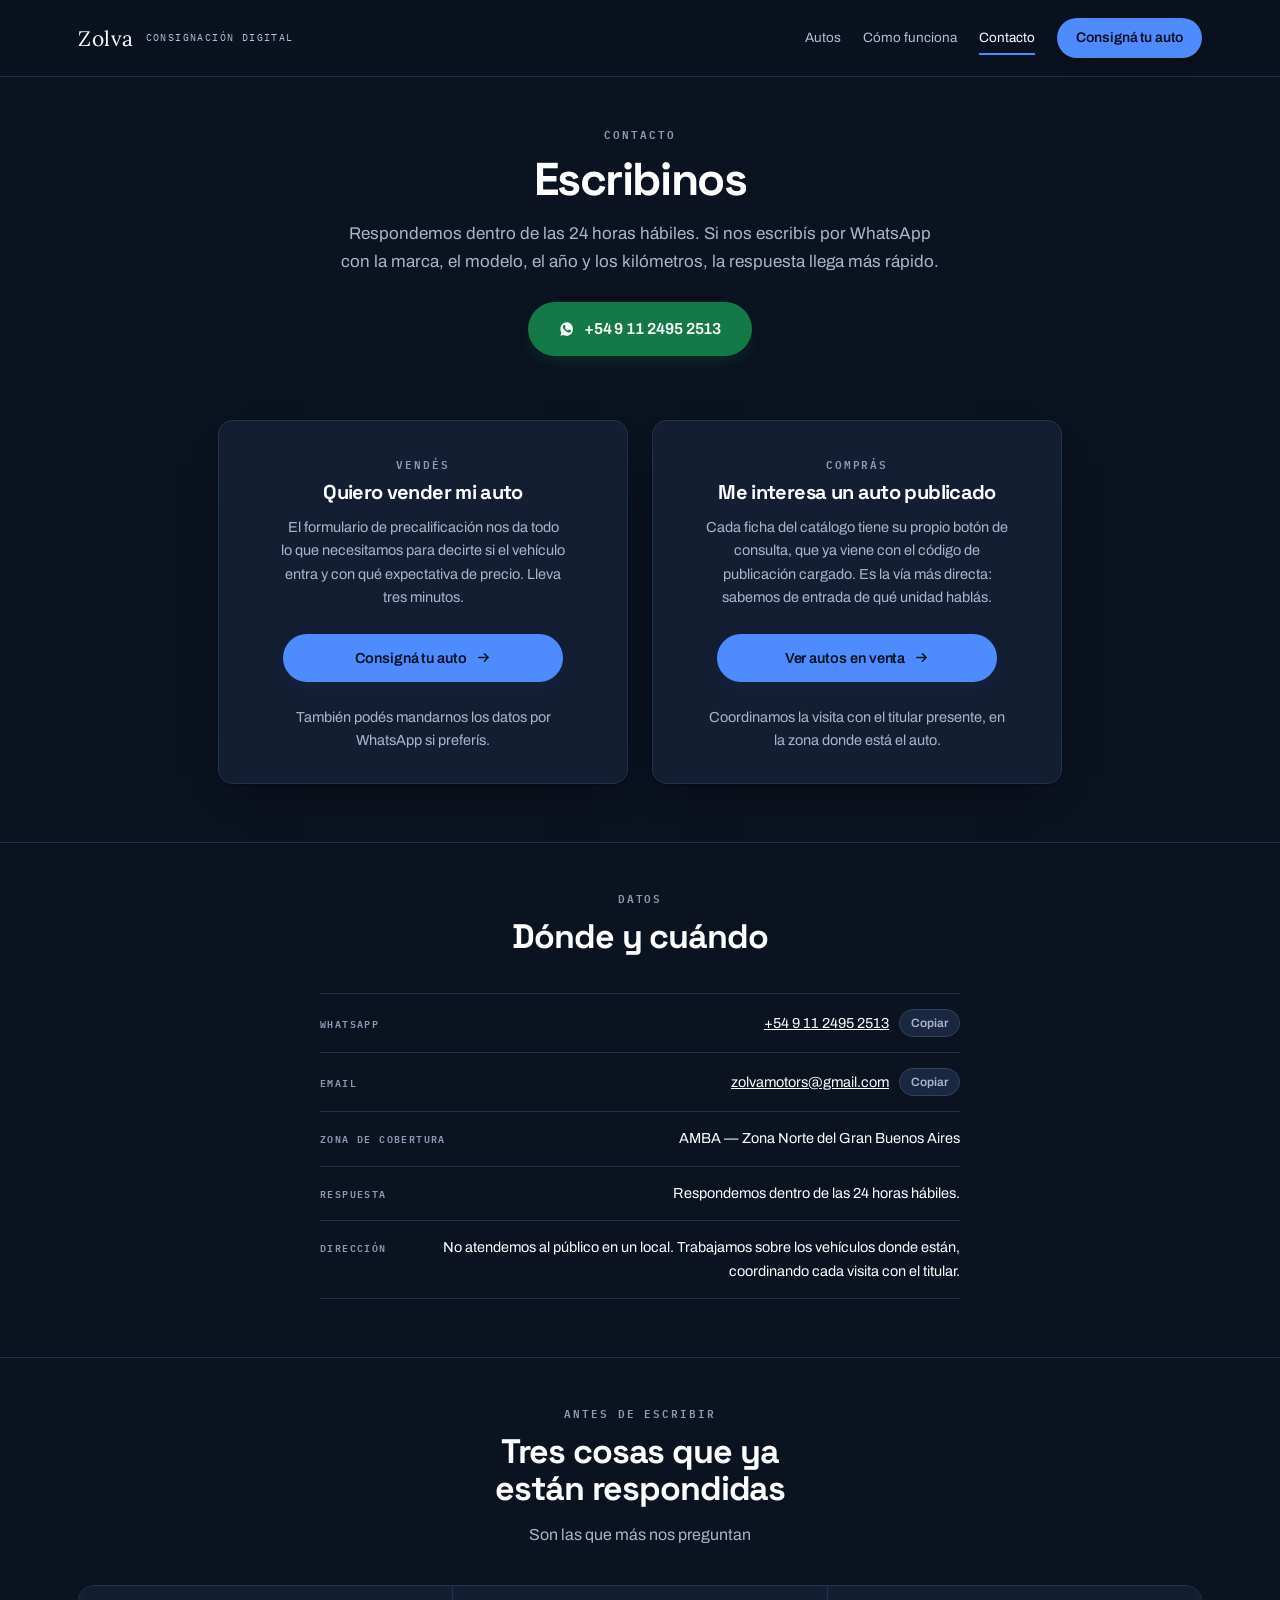
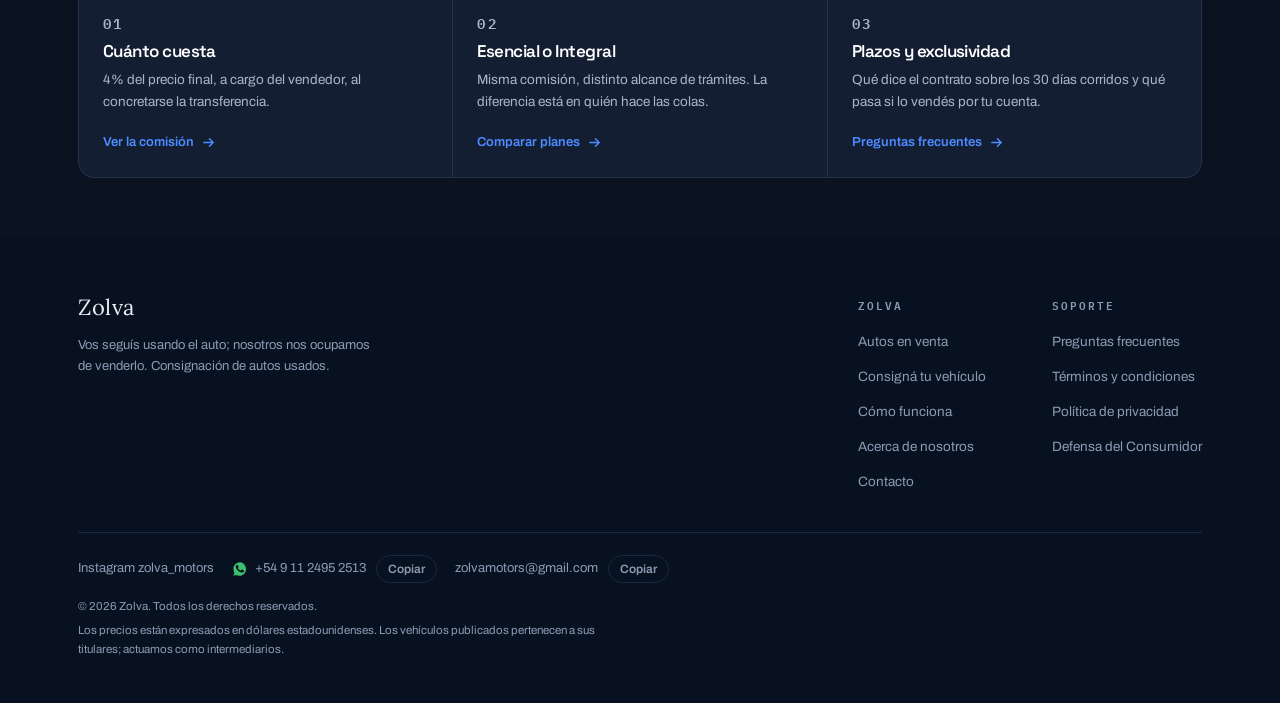
<file: contacto.html>
<!doctype html>
<!-- GENERADO por scripts/build-web.js — no editar a mano.
     Contenido en scripts/paginas/ y data/vehiculos.json -->
<html lang="es-AR">
<head>
  <meta charset="utf-8">
  <meta name="viewport" content="width=device-width, initial-scale=1">
  <title>Contacto — Zolva</title>
  <meta name="description" content="WhatsApp, zona de cobertura y horarios de atención de Zolva. Respondemos dentro de las 24 horas hábiles.">
  <meta name="theme-color" content="#0B1220">
  <meta name="color-scheme" content="dark">
  <link rel="canonical" href="https://zolvamotors.com.ar/contacto.html">
  <link rel="icon" href="data:image/svg+xml,%3Csvg xmlns='http://www.w3.org/2000/svg' viewBox='0 0 64 64'%3E%3Crect width='64' height='64' rx='5' fill='%2315181B'/%3E%3Cpath fill='white' d='M15 16 H49 V23 L23 41 H49 V48 H15 V41 L41 23 H15 Z'/%3E%3C/svg%3E">

  <meta property="og:type" content="website">
  <meta property="og:locale" content="es_AR">
  <meta property="og:site_name" content="Zolva">
  <meta property="og:title" content="Contacto — Zolva">
  <meta property="og:description" content="WhatsApp, zona de cobertura y horarios de atención de Zolva. Respondemos dentro de las 24 horas hábiles.">
  <meta property="og:url" content="https://zolvamotors.com.ar/contacto.html">
  <meta name="twitter:card" content="summary">

  <link rel="preconnect" href="https://fonts.googleapis.com">
  <link rel="preconnect" href="https://fonts.gstatic.com" crossorigin>
  <link rel="stylesheet" href="https://fonts.googleapis.com/css2?family=Space+Grotesk:wght@500;700&family=Archivo:wght@400;500;600;700&family=IBM+Plex+Mono:wght@500;600&family=Lora:wght@600&display=swap">
  <link rel="stylesheet" href="assets/styles.css">
  <script src="assets/config.js"></script>
  <!-- Meta Pixel Code -->
  <script>
!function(f,b,e,v,n,t,s)
{if(f.fbq)return;n=f.fbq=function(){n.callMethod?
n.callMethod.apply(n,arguments):n.queue.push(arguments)};
if(!f._fbq)f._fbq=n;n.push=n;n.loaded=!0;n.version='2.0';
n.queue=[];t=b.createElement(e);t.async=!0;
t.src=v;s=b.getElementsByTagName(e)[0];
s.parentNode.insertBefore(t,s)}(window, document,'script',
'https://connect.facebook.net/en_US/fbevents.js');
fbq('init', '2174834630073085');
fbq('track', 'PageView');
  </script>
  <noscript><img height="1" width="1" style="display:none" alt=""
  src="https://www.facebook.com/tr?id=2174834630073085&ev=PageView&noscript=1"></noscript>
  <!-- End Meta Pixel Code -->
</head>
<body class="pag-texto">
<a class="skip-link" href="#contenido">Saltar al contenido</a>
<p class="sr-only" id="copyStatus" role="status" aria-live="polite"></p>

<nav class="nav" id="top">
  <div class="wrap nav-in">
    <a class="logo" href="index.html" aria-label="Zolva, ir al catálogo" translate="no">
      <span class="logo-mark">Zolva</span>
      <span class="logo-tag">Consignación digital</span>
    </a>
    <div class="nav-links" id="navLinks">
        <a href="index.html">Autos</a>
        <a href="como-funciona.html">Cómo funciona</a>
        <a href="contacto.html" class="active" aria-current="page">Contacto</a>
    </div>
    <div class="nav-actions">
      <a class="btn btn-primary" href="consigna-tu-auto.html">Consigná tu auto</a>
      <button class="nav-toggle" id="navToggle" type="button" aria-label="Abrir menú" aria-expanded="false" aria-controls="navLinks"><svg width="20" height="20" viewBox="0 0 24 24" fill="none" stroke="currentColor" stroke-width="2" stroke-linecap="round" aria-hidden="true"><path d="M3 6h18M3 12h18M3 18h18"/></svg></button>
    </div>
  </div>
</nav>

<main id="contenido">
<header class="wrap pag-head">
  <span class="eyebrow">Contacto</span>
  <h1 class="split"><span class="w"><span style="--i:0">Escribinos</span></span></h1>
  <p>Respondemos dentro de las 24 horas hábiles. Si nos escribís por WhatsApp con la marca, el modelo, el año y los kilómetros, la respuesta llega más rápido.</p>
  <div class="pag-head-cta">
    <a class="btn btn-primary btn-wa-solid btn-lg" href="https://wa.me/5491124952513" target="_blank" rel="noopener"><svg width="16" height="16" viewBox="0 0 24 24" fill="currentColor" aria-hidden="true"><path d="M12.04 2C6.58 2 2.13 6.45 2.13 11.91c0 2.1.55 4.15 1.6 5.96L2 22l4.25-1.11a9.87 9.87 0 0 0 4.79 1.22h.01c5.46 0 9.91-4.45 9.91-9.91C20.95 6.45 16.5 2 12.04 2Zm5.8 14.03c-.24.68-1.42 1.31-1.95 1.35-.5.05-1.14.28-3.68-.77-3.11-1.29-5.09-4.48-5.24-4.69-.15-.2-1.25-1.66-1.25-3.16 0-1.5.79-2.24 1.07-2.55.27-.3.6-.38.8-.38.2 0 .4 0 .58.01.19.01.44-.07.68.52.24.6.83 2.06.9 2.21.07.15.12.33.02.53-.1.2-.15.33-.3.5-.15.18-.31.4-.44.53-.15.15-.3.31-.13.6.17.3.76 1.25 1.63 2.02 1.12 1 2.06 1.31 2.36 1.46.3.15.47.13.64-.08.17-.2.74-.86.94-1.16.2-.3.4-.25.67-.15.27.1 1.71.81 2.01.96.3.15.5.22.57.35.07.13.07.73-.17 1.4Z"/></svg> +54 9 11 2495 2513</a>
  </div>
</header>

<section>
  <div class="wrap contacto-grid">

    <div class="contacto-card" data-reveal>
      <span class="eyebrow">Vendés</span>
      <h2>Quiero vender mi auto</h2>
      <p>El formulario de precalificación nos da todo lo que necesitamos para decirte si el vehículo entra y con qué expectativa de precio. Lleva tres minutos.</p>
      <div class="contacto-cta">
        <a class="btn btn-primary" href="consigna-tu-auto.html">Consigná tu auto <svg class="i-flecha" width="15" height="15" viewBox="0 0 16 16" fill="none" aria-hidden="true"><path d="M3 8h10M9 4l4 4-4 4" stroke="currentColor" stroke-width="1.6" stroke-linecap="round" stroke-linejoin="round"/></svg></a>
        <p class="contacto-nota">También podés mandarnos los datos por WhatsApp si preferís.</p>
      </div>
    </div>

    <div class="contacto-card" data-reveal>
      <span class="eyebrow">Comprás</span>
      <h2>Me interesa un auto publicado</h2>
      <p>Cada ficha del catálogo tiene su propio botón de consulta, que ya viene con el código de publicación cargado. Es la vía más directa: sabemos de entrada de qué unidad hablás.</p>
      <div class="contacto-cta">
        <a class="btn btn-primary" href="index.html">Ver autos en venta <svg class="i-flecha" width="15" height="15" viewBox="0 0 16 16" fill="none" aria-hidden="true"><path d="M3 8h10M9 4l4 4-4 4" stroke="currentColor" stroke-width="1.6" stroke-linecap="round" stroke-linejoin="round"/></svg></a>
        <p class="contacto-nota">Coordinamos la visita con el titular presente, en la zona donde está el auto.</p>
      </div>
    </div>

  </div>
</section>

<section>
  <div class="wrap">
    <div class="sec-head">
      <span class="eyebrow">Datos</span>
      <h2>Dónde y cuándo</h2>
    </div>
    <dl class="contacto-datos">
      <div>
        <dt>WhatsApp</dt>
        <dd><span class="dato-copia"><a href="https://wa.me/5491124952513" target="_blank" rel="noopener">+54 9 11 2495 2513</a><button class="copy" type="button" data-copy="+54 9 11 2495 2513" data-aviso="Número copiado">Copiar</button></span></dd>
      </div>
      <div>
        <dt>Email</dt>
        <dd><span class="dato-copia"><a href="mailto:zolvamotors@gmail.com">zolvamotors@gmail.com</a><button class="copy" type="button" data-copy="zolvamotors@gmail.com" data-aviso="Mail copiado">Copiar</button></span></dd>
      </div>
      <div>
        <dt>Zona de cobertura</dt>
        <dd>AMBA — Zona Norte del Gran Buenos Aires</dd>
      </div>
      <div>
        <dt>Respuesta</dt>
        <dd>Respondemos dentro de las 24 horas hábiles.</dd>
      </div>
      <div>
        <dt>Dirección</dt>
        <dd>No atendemos al público en un local. Trabajamos sobre los vehículos donde están, coordinando cada visita con el titular.</dd>
      </div>
    </dl>
  </div>
</section>

<section>
  <div class="wrap">
    <div class="sec-head">
      <span class="eyebrow">Antes de escribir</span>
      <h2>Tres cosas que ya están respondidas</h2>
      <p>Son las que más nos preguntan</p>
    </div>
    <div class="accesos-grid">
      <a class="acceso" href="como-funciona.html#comision">
        <p class="eyebrow">01</p><h3>Cuánto cuesta</h3>
        <p>4% del precio final, a cargo del vendedor, al concretarse la transferencia.</p>
        <span class="acceso-mas">Ver la comisión <svg class="i-flecha" width="15" height="15" viewBox="0 0 16 16" fill="none" aria-hidden="true"><path d="M3 8h10M9 4l4 4-4 4" stroke="currentColor" stroke-width="1.6" stroke-linecap="round" stroke-linejoin="round"/></svg></span>
      </a>
      <a class="acceso" href="como-funciona.html#planes">
        <p class="eyebrow">02</p><h3>Esencial o Integral</h3>
        <p>Misma comisión, distinto alcance de trámites. La diferencia está en quién hace las colas.</p>
        <span class="acceso-mas">Comparar planes <svg class="i-flecha" width="15" height="15" viewBox="0 0 16 16" fill="none" aria-hidden="true"><path d="M3 8h10M9 4l4 4-4 4" stroke="currentColor" stroke-width="1.6" stroke-linecap="round" stroke-linejoin="round"/></svg></span>
      </a>
      <a class="acceso" href="preguntas-frecuentes.html">
        <p class="eyebrow">03</p><h3>Plazos y exclusividad</h3>
        <p>Qué dice el contrato sobre los 30 días corridos y qué pasa si lo vendés por tu cuenta.</p>
        <span class="acceso-mas">Preguntas frecuentes <svg class="i-flecha" width="15" height="15" viewBox="0 0 16 16" fill="none" aria-hidden="true"><path d="M3 8h10M9 4l4 4-4 4" stroke="currentColor" stroke-width="1.6" stroke-linecap="round" stroke-linejoin="round"/></svg></span>
      </a>
    </div>
  </div>
</section>
</main>

<footer class="pie">
  <div class="wrap">
    <div class="pie-top">
      <div class="pie-marca">
        <span class="logo-lockup" translate="no"><span class="logo-mark">Zolva</span></span>
        <p>Vos seguís usando el auto; nosotros nos ocupamos de venderlo. Consignación de autos usados.</p>
      </div>
      <nav class="pie-cols" aria-label="Pie de página">
        <div>
          <p class="eyebrow">Zolva</p>
          <ul><li><a href="index.html">Autos en venta</a></li><li><a href="consigna-tu-auto.html">Consigná tu vehículo</a></li><li><a href="como-funciona.html">Cómo funciona</a></li><li><a href="nosotros.html">Acerca de nosotros</a></li><li><a href="contacto.html">Contacto</a></li></ul>
        </div>
        <div>
          <p class="eyebrow">Soporte</p>
          <ul><li><a href="preguntas-frecuentes.html">Preguntas frecuentes</a></li><li><a href="terminos.html">Términos y condiciones</a></li><li><a href="privacidad.html">Política de privacidad</a></li><li><a href="defensa-del-consumidor.html">Defensa del Consumidor</a></li></ul>
        </div>
      </nav>
    </div>
    
    <div class="pie-legal">
      <div class="pie-redes"><a class="foot-red" href="https://instagram.com/zolva_motors" target="_blank" rel="noopener">Instagram zolva_motors</a><span class="foot-dato"><a class="foot-red" href="https://wa.me/5491124952513" target="_blank" rel="noopener"><svg width="16" height="16" viewBox="0 0 24 24" fill="currentColor" aria-hidden="true"><path d="M12.04 2C6.58 2 2.13 6.45 2.13 11.91c0 2.1.55 4.15 1.6 5.96L2 22l4.25-1.11a9.87 9.87 0 0 0 4.79 1.22h.01c5.46 0 9.91-4.45 9.91-9.91C20.95 6.45 16.5 2 12.04 2Zm5.8 14.03c-.24.68-1.42 1.31-1.95 1.35-.5.05-1.14.28-3.68-.77-3.11-1.29-5.09-4.48-5.24-4.69-.15-.2-1.25-1.66-1.25-3.16 0-1.5.79-2.24 1.07-2.55.27-.3.6-.38.8-.38.2 0 .4 0 .58.01.19.01.44-.07.68.52.24.6.83 2.06.9 2.21.07.15.12.33.02.53-.1.2-.15.33-.3.5-.15.18-.31.4-.44.53-.15.15-.3.31-.13.6.17.3.76 1.25 1.63 2.02 1.12 1 2.06 1.31 2.36 1.46.3.15.47.13.64-.08.17-.2.74-.86.94-1.16.2-.3.4-.25.67-.15.27.1 1.71.81 2.01.96.3.15.5.22.57.35.07.13.07.73-.17 1.4Z"/></svg> +54&nbsp;9&nbsp;11&nbsp;2495&nbsp;2513</a><button class="copy" type="button" data-copy="+54 9 11 2495 2513" data-aviso="Número copiado">Copiar</button></span><span class="foot-dato"><a class="foot-red" href="mailto:zolvamotors@gmail.com">zolvamotors@gmail.com</a><button class="copy" type="button" data-copy="zolvamotors@gmail.com" data-aviso="Mail copiado">Copiar</button></span></div>
      <p>© 2026 Zolva. Todos los derechos reservados.</p>
      <p class="pie-aclara">Los precios están expresados en dólares estadounidenses. Los vehículos publicados pertenecen a sus titulares; actuamos como intermediarios.</p>
    </div>
  </div>
</footer>
<script src="assets/app.js" defer></script>
</body>
</html>
</file>
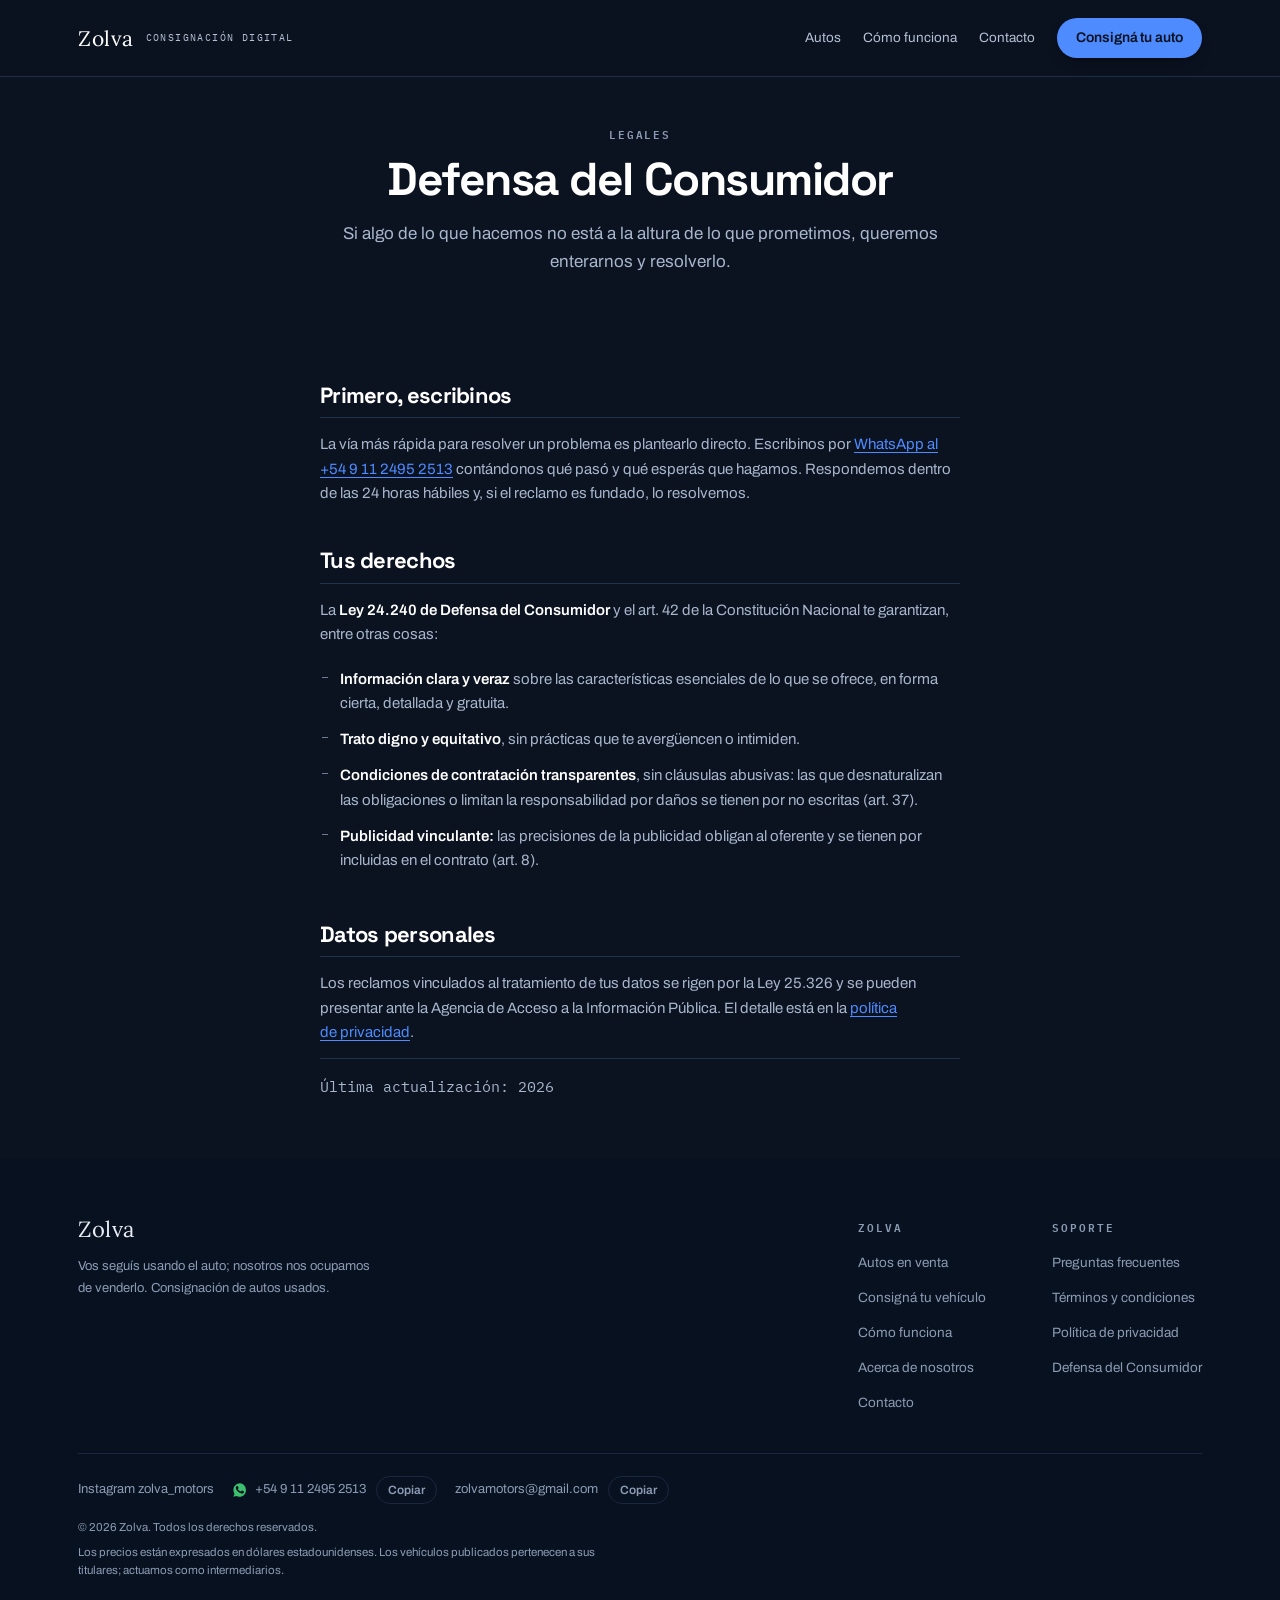
<file: defensa-del-consumidor.html>
<!doctype html>
<!-- GENERADO por scripts/build-web.js — no editar a mano.
     Contenido en scripts/paginas/ y data/vehiculos.json -->
<html lang="es-AR">
<head>
  <meta charset="utf-8">
  <meta name="viewport" content="width=device-width, initial-scale=1">
  <title>Defensa del Consumidor — Zolva</title>
  <meta name="description" content="Tus derechos como consumidor según la Ley 24.240 y cómo hacernos un reclamo.">
  <meta name="theme-color" content="#0B1220">
  <meta name="color-scheme" content="dark">
  <link rel="canonical" href="https://zolvamotors.com.ar/defensa-del-consumidor.html">
  <link rel="icon" href="data:image/svg+xml,%3Csvg xmlns='http://www.w3.org/2000/svg' viewBox='0 0 64 64'%3E%3Crect width='64' height='64' rx='5' fill='%2315181B'/%3E%3Cpath fill='white' d='M15 16 H49 V23 L23 41 H49 V48 H15 V41 L41 23 H15 Z'/%3E%3C/svg%3E">

  <meta property="og:type" content="website">
  <meta property="og:locale" content="es_AR">
  <meta property="og:site_name" content="Zolva">
  <meta property="og:title" content="Defensa del Consumidor — Zolva">
  <meta property="og:description" content="Tus derechos como consumidor según la Ley 24.240 y cómo hacernos un reclamo.">
  <meta property="og:url" content="https://zolvamotors.com.ar/defensa-del-consumidor.html">
  <meta name="twitter:card" content="summary">

  <link rel="preconnect" href="https://fonts.googleapis.com">
  <link rel="preconnect" href="https://fonts.gstatic.com" crossorigin>
  <link rel="stylesheet" href="https://fonts.googleapis.com/css2?family=Space+Grotesk:wght@500;700&family=Archivo:wght@400;500;600;700&family=IBM+Plex+Mono:wght@500;600&family=Lora:wght@600&display=swap">
  <link rel="stylesheet" href="assets/styles.css">
  <script src="assets/config.js"></script>
  <!-- Meta Pixel Code -->
  <script>
!function(f,b,e,v,n,t,s)
{if(f.fbq)return;n=f.fbq=function(){n.callMethod?
n.callMethod.apply(n,arguments):n.queue.push(arguments)};
if(!f._fbq)f._fbq=n;n.push=n;n.loaded=!0;n.version='2.0';
n.queue=[];t=b.createElement(e);t.async=!0;
t.src=v;s=b.getElementsByTagName(e)[0];
s.parentNode.insertBefore(t,s)}(window, document,'script',
'https://connect.facebook.net/en_US/fbevents.js');
fbq('init', '2174834630073085');
fbq('track', 'PageView');
  </script>
  <noscript><img height="1" width="1" style="display:none" alt=""
  src="https://www.facebook.com/tr?id=2174834630073085&ev=PageView&noscript=1"></noscript>
  <!-- End Meta Pixel Code -->
</head>
<body class="pag-texto">
<a class="skip-link" href="#contenido">Saltar al contenido</a>
<p class="sr-only" id="copyStatus" role="status" aria-live="polite"></p>

<nav class="nav" id="top">
  <div class="wrap nav-in">
    <a class="logo" href="index.html" aria-label="Zolva, ir al catálogo" translate="no">
      <span class="logo-mark">Zolva</span>
      <span class="logo-tag">Consignación digital</span>
    </a>
    <div class="nav-links" id="navLinks">
        <a href="index.html">Autos</a>
        <a href="como-funciona.html">Cómo funciona</a>
        <a href="contacto.html">Contacto</a>
    </div>
    <div class="nav-actions">
      <a class="btn btn-primary" href="consigna-tu-auto.html">Consigná tu auto</a>
      <button class="nav-toggle" id="navToggle" type="button" aria-label="Abrir menú" aria-expanded="false" aria-controls="navLinks"><svg width="20" height="20" viewBox="0 0 24 24" fill="none" stroke="currentColor" stroke-width="2" stroke-linecap="round" aria-hidden="true"><path d="M3 6h18M3 12h18M3 18h18"/></svg></button>
    </div>
  </div>
</nav>

<main id="contenido">
<header class="wrap pag-head">
  <span class="eyebrow">Legales</span>
  <h1>Defensa del Consumidor</h1>
  <p>Si algo de lo que hacemos no está a la altura de lo que prometimos, queremos enterarnos y resolverlo.</p>
</header>

<section>
  <div class="wrap prosa">

    <h2>Primero, escribinos</h2>
    <p>La vía más rápida para resolver un problema es plantearlo directo. Escribinos por <a href="https://wa.me/5491124952513" target="_blank" rel="noopener">WhatsApp al +54 9 11 2495 2513</a> contándonos qué pasó y qué esperás que hagamos. Respondemos dentro de las 24 horas hábiles y, si el reclamo es fundado, lo resolvemos.</p>

    <h2>Tus derechos</h2>
    <p>La <b>Ley 24.240 de Defensa del Consumidor</b> y el art. 42 de la Constitución Nacional te garantizan, entre otras cosas:</p>
    <ul>
      <li><b>Información clara y veraz</b> sobre las características esenciales de lo que se ofrece, en forma cierta, detallada y gratuita.</li>
      <li><b>Trato digno y equitativo</b>, sin prácticas que te avergüencen o intimiden.</li>
      <li><b>Condiciones de contratación transparentes</b>, sin cláusulas abusivas: las que desnaturalizan las obligaciones o limitan la responsabilidad por daños se tienen por no escritas (art. 37).</li>
      <li><b>Publicidad vinculante:</b> las precisiones de la publicidad obligan al oferente y se tienen por incluidas en el contrato (art. 8).</li>
    </ul>

    <h2>Datos personales</h2>
    <p>Los reclamos vinculados al tratamiento de tus datos se rigen por la Ley 25.326 y se pueden presentar ante la Agencia de Acceso a la Información Pública. El detalle está en la <a href="privacidad.html">política de privacidad</a>.</p>

    <p class="pag-actualizado">Última actualización: 2026</p>
  </div>
</section>
</main>

<footer class="pie">
  <div class="wrap">
    <div class="pie-top">
      <div class="pie-marca">
        <span class="logo-lockup" translate="no"><span class="logo-mark">Zolva</span></span>
        <p>Vos seguís usando el auto; nosotros nos ocupamos de venderlo. Consignación de autos usados.</p>
      </div>
      <nav class="pie-cols" aria-label="Pie de página">
        <div>
          <p class="eyebrow">Zolva</p>
          <ul><li><a href="index.html">Autos en venta</a></li><li><a href="consigna-tu-auto.html">Consigná tu vehículo</a></li><li><a href="como-funciona.html">Cómo funciona</a></li><li><a href="nosotros.html">Acerca de nosotros</a></li><li><a href="contacto.html">Contacto</a></li></ul>
        </div>
        <div>
          <p class="eyebrow">Soporte</p>
          <ul><li><a href="preguntas-frecuentes.html">Preguntas frecuentes</a></li><li><a href="terminos.html">Términos y condiciones</a></li><li><a href="privacidad.html">Política de privacidad</a></li><li><a href="defensa-del-consumidor.html">Defensa del Consumidor</a></li></ul>
        </div>
      </nav>
    </div>
    
    <div class="pie-legal">
      <div class="pie-redes"><a class="foot-red" href="https://instagram.com/zolva_motors" target="_blank" rel="noopener">Instagram zolva_motors</a><span class="foot-dato"><a class="foot-red" href="https://wa.me/5491124952513" target="_blank" rel="noopener"><svg width="16" height="16" viewBox="0 0 24 24" fill="currentColor" aria-hidden="true"><path d="M12.04 2C6.58 2 2.13 6.45 2.13 11.91c0 2.1.55 4.15 1.6 5.96L2 22l4.25-1.11a9.87 9.87 0 0 0 4.79 1.22h.01c5.46 0 9.91-4.45 9.91-9.91C20.95 6.45 16.5 2 12.04 2Zm5.8 14.03c-.24.68-1.42 1.31-1.95 1.35-.5.05-1.14.28-3.68-.77-3.11-1.29-5.09-4.48-5.24-4.69-.15-.2-1.25-1.66-1.25-3.16 0-1.5.79-2.24 1.07-2.55.27-.3.6-.38.8-.38.2 0 .4 0 .58.01.19.01.44-.07.68.52.24.6.83 2.06.9 2.21.07.15.12.33.02.53-.1.2-.15.33-.3.5-.15.18-.31.4-.44.53-.15.15-.3.31-.13.6.17.3.76 1.25 1.63 2.02 1.12 1 2.06 1.31 2.36 1.46.3.15.47.13.64-.08.17-.2.74-.86.94-1.16.2-.3.4-.25.67-.15.27.1 1.71.81 2.01.96.3.15.5.22.57.35.07.13.07.73-.17 1.4Z"/></svg> +54&nbsp;9&nbsp;11&nbsp;2495&nbsp;2513</a><button class="copy" type="button" data-copy="+54 9 11 2495 2513" data-aviso="Número copiado">Copiar</button></span><span class="foot-dato"><a class="foot-red" href="mailto:zolvamotors@gmail.com">zolvamotors@gmail.com</a><button class="copy" type="button" data-copy="zolvamotors@gmail.com" data-aviso="Mail copiado">Copiar</button></span></div>
      <p>© 2026 Zolva. Todos los derechos reservados.</p>
      <p class="pie-aclara">Los precios están expresados en dólares estadounidenses. Los vehículos publicados pertenecen a sus titulares; actuamos como intermediarios.</p>
    </div>
  </div>
</footer>
<script src="assets/app.js" defer></script>
</body>
</html>
</file>
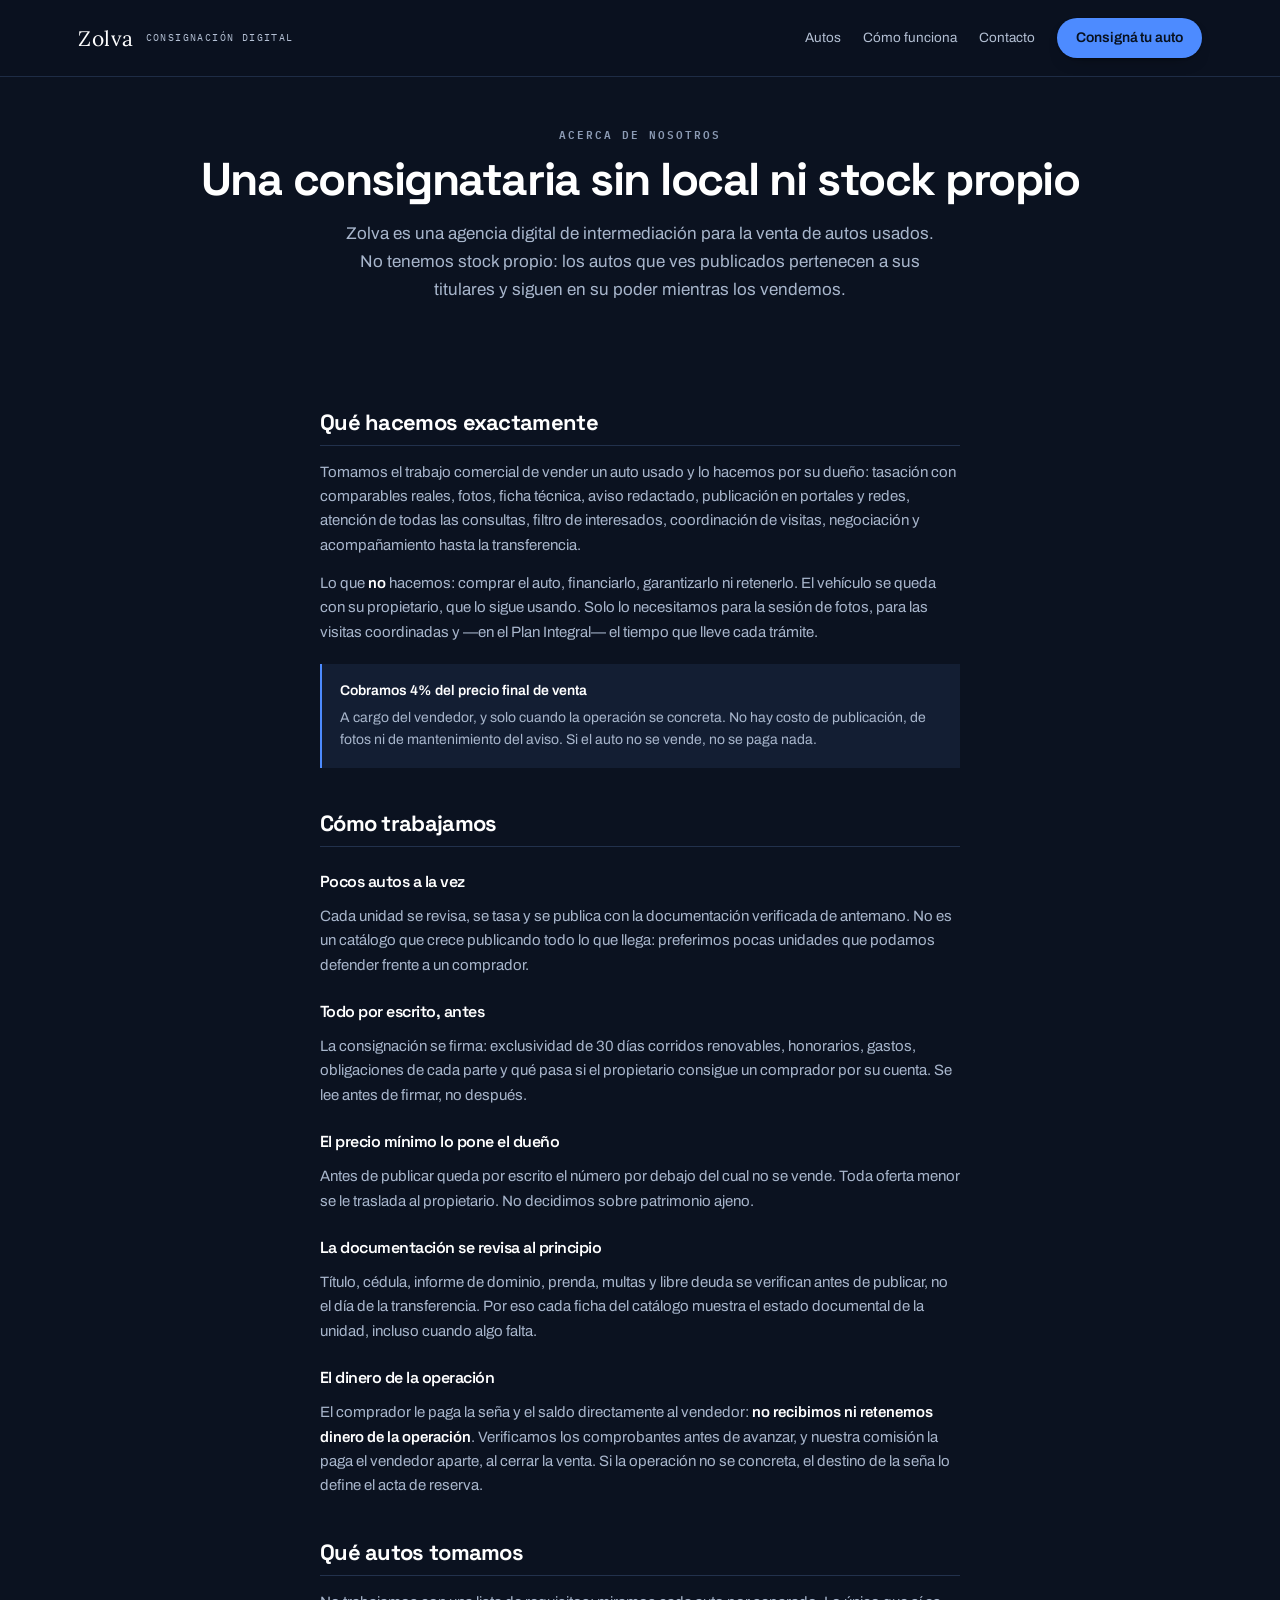
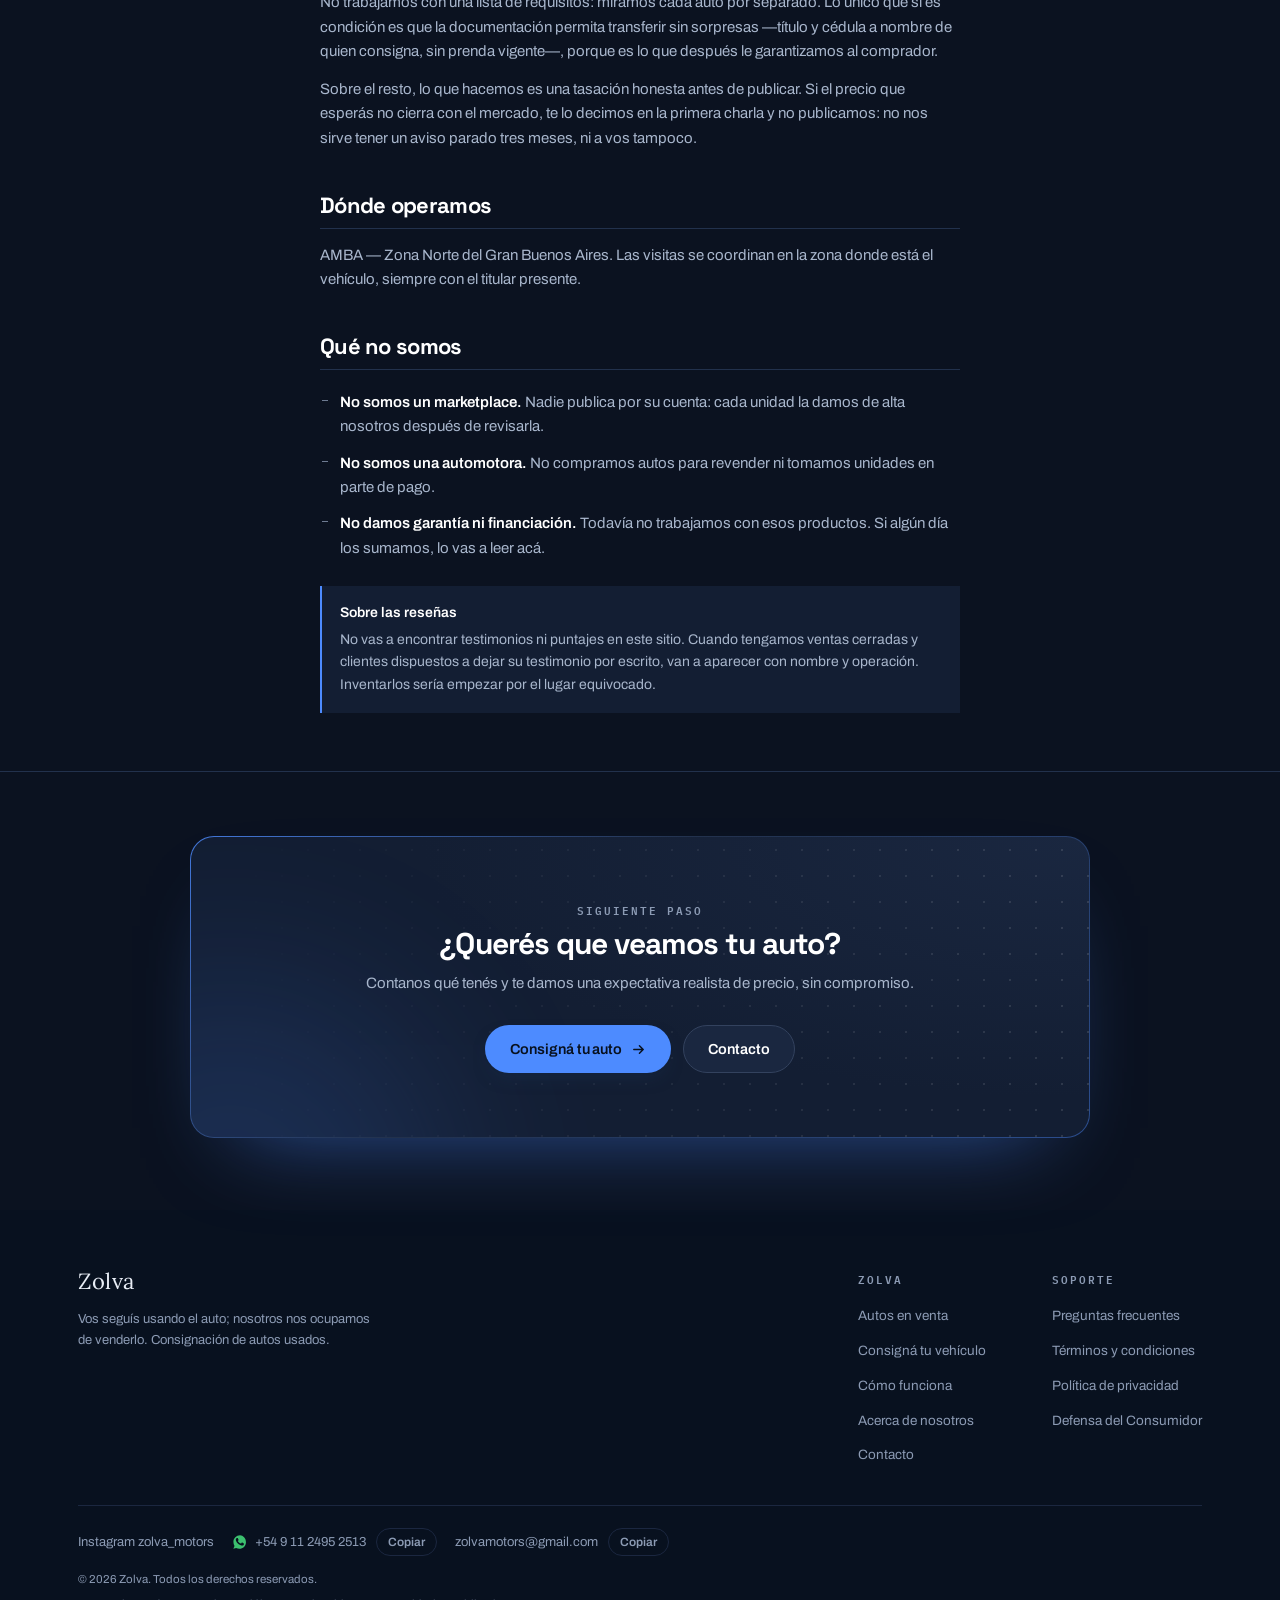
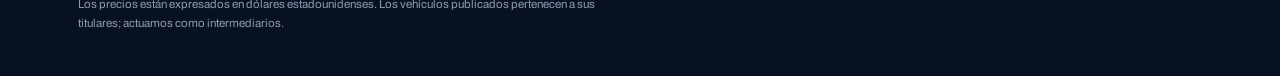
<file: nosotros.html>
<!doctype html>
<!-- GENERADO por scripts/build-web.js — no editar a mano.
     Contenido en scripts/paginas/ y data/vehiculos.json -->
<html lang="es-AR">
<head>
  <meta charset="utf-8">
  <meta name="viewport" content="width=device-width, initial-scale=1">
  <title>Acerca de nosotros — Zolva</title>
  <meta name="description" content="Quiénes somos, cómo trabajamos y qué autos tomamos. Consignataria digital de autos usados en AMBA — Zona Norte del Gran Buenos Aires, sin stock propio y sin capital inmovilizado.">
  <meta name="theme-color" content="#0B1220">
  <meta name="color-scheme" content="dark">
  <link rel="canonical" href="https://zolvamotors.com.ar/nosotros.html">
  <link rel="icon" href="data:image/svg+xml,%3Csvg xmlns='http://www.w3.org/2000/svg' viewBox='0 0 64 64'%3E%3Crect width='64' height='64' rx='5' fill='%2315181B'/%3E%3Cpath fill='white' d='M15 16 H49 V23 L23 41 H49 V48 H15 V41 L41 23 H15 Z'/%3E%3C/svg%3E">

  <meta property="og:type" content="website">
  <meta property="og:locale" content="es_AR">
  <meta property="og:site_name" content="Zolva">
  <meta property="og:title" content="Acerca de nosotros — Zolva">
  <meta property="og:description" content="Quiénes somos, cómo trabajamos y qué autos tomamos. Consignataria digital de autos usados en AMBA — Zona Norte del Gran Buenos Aires, sin stock propio y sin capital inmovilizado.">
  <meta property="og:url" content="https://zolvamotors.com.ar/nosotros.html">
  <meta name="twitter:card" content="summary">

  <link rel="preconnect" href="https://fonts.googleapis.com">
  <link rel="preconnect" href="https://fonts.gstatic.com" crossorigin>
  <link rel="stylesheet" href="https://fonts.googleapis.com/css2?family=Space+Grotesk:wght@500;700&family=Archivo:wght@400;500;600;700&family=IBM+Plex+Mono:wght@500;600&family=Lora:wght@600&display=swap">
  <link rel="stylesheet" href="assets/styles.css">
  <script src="assets/config.js"></script>
  <!-- Meta Pixel Code -->
  <script>
!function(f,b,e,v,n,t,s)
{if(f.fbq)return;n=f.fbq=function(){n.callMethod?
n.callMethod.apply(n,arguments):n.queue.push(arguments)};
if(!f._fbq)f._fbq=n;n.push=n;n.loaded=!0;n.version='2.0';
n.queue=[];t=b.createElement(e);t.async=!0;
t.src=v;s=b.getElementsByTagName(e)[0];
s.parentNode.insertBefore(t,s)}(window, document,'script',
'https://connect.facebook.net/en_US/fbevents.js');
fbq('init', '2174834630073085');
fbq('track', 'PageView');
  </script>
  <noscript><img height="1" width="1" style="display:none" alt=""
  src="https://www.facebook.com/tr?id=2174834630073085&ev=PageView&noscript=1"></noscript>
  <!-- End Meta Pixel Code -->
</head>
<body class="pag-texto">
<a class="skip-link" href="#contenido">Saltar al contenido</a>
<p class="sr-only" id="copyStatus" role="status" aria-live="polite"></p>

<nav class="nav" id="top">
  <div class="wrap nav-in">
    <a class="logo" href="index.html" aria-label="Zolva, ir al catálogo" translate="no">
      <span class="logo-mark">Zolva</span>
      <span class="logo-tag">Consignación digital</span>
    </a>
    <div class="nav-links" id="navLinks">
        <a href="index.html">Autos</a>
        <a href="como-funciona.html">Cómo funciona</a>
        <a href="contacto.html">Contacto</a>
    </div>
    <div class="nav-actions">
      <a class="btn btn-primary" href="consigna-tu-auto.html">Consigná tu auto</a>
      <button class="nav-toggle" id="navToggle" type="button" aria-label="Abrir menú" aria-expanded="false" aria-controls="navLinks"><svg width="20" height="20" viewBox="0 0 24 24" fill="none" stroke="currentColor" stroke-width="2" stroke-linecap="round" aria-hidden="true"><path d="M3 6h18M3 12h18M3 18h18"/></svg></button>
    </div>
  </div>
</nav>

<main id="contenido">
<header class="wrap pag-head">
  <span class="eyebrow">Acerca de nosotros</span>
  <h1 class="split"><span class="w"><span style="--i:0">Una</span></span> <span class="w"><span style="--i:1">consignataria</span></span> <span class="w"><span style="--i:2">sin</span></span> <span class="w"><span style="--i:3">local</span></span> <span class="w"><span style="--i:4">ni</span></span> <span class="w"><span style="--i:5">stock</span></span> <span class="w"><span style="--i:6">propio</span></span></h1>
  <p>Zolva es una agencia digital de intermediación para la venta de autos usados. No tenemos stock propio: los autos que ves publicados pertenecen a sus titulares y siguen en su poder mientras los vendemos.</p>
</header>

<section>
  <div class="wrap prosa">
    <h2>Qué hacemos exactamente</h2>
    <p>Tomamos el trabajo comercial de vender un auto usado y lo hacemos por su dueño: tasación con comparables reales, fotos, ficha técnica, aviso redactado, publicación en portales y redes, atención de todas las consultas, filtro de interesados, coordinación de visitas, negociación y acompañamiento hasta la transferencia.</p>
    <p>Lo que <b>no</b> hacemos: comprar el auto, financiarlo, garantizarlo ni retenerlo. El vehículo se queda con su propietario, que lo sigue usando. Solo lo necesitamos para la sesión de fotos, para las visitas coordinadas y —en el Plan Integral— el tiempo que lleve cada trámite.</p>

    <div class="dato">
      <b>Cobramos 4% del precio final de venta</b>
      A cargo del vendedor, y solo cuando la operación se concreta. No hay costo de publicación, de fotos ni de mantenimiento del aviso. Si el auto no se vende, no se paga nada.
    </div>

    <h2>Cómo trabajamos</h2>
    <h3>Pocos autos a la vez</h3>
    <p>Cada unidad se revisa, se tasa y se publica con la documentación verificada de antemano. No es un catálogo que crece publicando todo lo que llega: preferimos pocas unidades que podamos defender frente a un comprador.</p>

    <h3>Todo por escrito, antes</h3>
    <p>La consignación se firma: exclusividad de 30 días corridos renovables, honorarios, gastos, obligaciones de cada parte y qué pasa si el propietario consigue un comprador por su cuenta. Se lee antes de firmar, no después.</p>

    <h3>El precio mínimo lo pone el dueño</h3>
    <p>Antes de publicar queda por escrito el número por debajo del cual no se vende. Toda oferta menor se le traslada al propietario. No decidimos sobre patrimonio ajeno.</p>

    <h3>La documentación se revisa al principio</h3>
    <p>Título, cédula, informe de dominio, prenda, multas y libre deuda se verifican antes de publicar, no el día de la transferencia. Por eso cada ficha del catálogo muestra el estado documental de la unidad, incluso cuando algo falta.</p>

    <h3>El dinero de la operación</h3>
    <p>El comprador le paga la seña y el saldo directamente al vendedor: <b>no recibimos ni retenemos dinero de la operación</b>. Verificamos los comprobantes antes de avanzar, y nuestra comisión la paga el vendedor aparte, al cerrar la venta. Si la operación no se concreta, el destino de la seña lo define el acta de reserva.</p>

    <h2>Qué autos tomamos</h2>
    <p>No trabajamos con una lista de requisitos: miramos cada auto por separado. Lo único que sí es condición es que la documentación permita transferir sin sorpresas —título y cédula a nombre de quien consigna, sin prenda vigente—, porque es lo que después le garantizamos al comprador.</p>
    <p>Sobre el resto, lo que hacemos es una tasación honesta antes de publicar. Si el precio que esperás no cierra con el mercado, te lo decimos en la primera charla y no publicamos: no nos sirve tener un aviso parado tres meses, ni a vos tampoco.</p>

    <h2>Dónde operamos</h2>
    <p>AMBA — Zona Norte del Gran Buenos Aires. Las visitas se coordinan en la zona donde está el vehículo, siempre con el titular presente.</p>

    <h2>Qué no somos</h2>
    <ul>
      <li><b>No somos un marketplace.</b> Nadie publica por su cuenta: cada unidad la damos de alta nosotros después de revisarla.</li>
      <li><b>No somos una automotora.</b> No compramos autos para revender ni tomamos unidades en parte de pago.</li>
      <li><b>No damos garantía ni financiación.</b> Todavía no trabajamos con esos productos. Si algún día los sumamos, lo vas a leer acá.</li>
    </ul>

    <div class="dato">
      <b>Sobre las reseñas</b>
      No vas a encontrar testimonios ni puntajes en este sitio. Cuando tengamos ventas cerradas y clientes dispuestos a dejar su testimonio por escrito, van a aparecer con nombre y operación. Inventarlos sería empezar por el lugar equivocado.
    </div>
  </div>
</section>

<section class="consigna" style="border-top:none">
  <div class="wrap consigna-in">
    <div>
      <span class="eyebrow">Siguiente paso</span>
      <h2>¿Querés que veamos tu auto?</h2>
      <p>Contanos qué tenés y te damos una expectativa realista de precio, sin compromiso.</p>
    </div>
    <div class="consigna-cta">
      <a class="btn btn-primary" href="consigna-tu-auto.html">Consigná tu auto <svg class="i-flecha" width="15" height="15" viewBox="0 0 16 16" fill="none" aria-hidden="true"><path d="M3 8h10M9 4l4 4-4 4" stroke="currentColor" stroke-width="1.6" stroke-linecap="round" stroke-linejoin="round"/></svg></a>
      <a class="btn btn-ghost" href="contacto.html">Contacto</a>
    </div>
  </div>
</section>
</main>

<footer class="pie">
  <div class="wrap">
    <div class="pie-top">
      <div class="pie-marca">
        <span class="logo-lockup" translate="no"><span class="logo-mark">Zolva</span></span>
        <p>Vos seguís usando el auto; nosotros nos ocupamos de venderlo. Consignación de autos usados.</p>
      </div>
      <nav class="pie-cols" aria-label="Pie de página">
        <div>
          <p class="eyebrow">Zolva</p>
          <ul><li><a href="index.html">Autos en venta</a></li><li><a href="consigna-tu-auto.html">Consigná tu vehículo</a></li><li><a href="como-funciona.html">Cómo funciona</a></li><li><a href="nosotros.html">Acerca de nosotros</a></li><li><a href="contacto.html">Contacto</a></li></ul>
        </div>
        <div>
          <p class="eyebrow">Soporte</p>
          <ul><li><a href="preguntas-frecuentes.html">Preguntas frecuentes</a></li><li><a href="terminos.html">Términos y condiciones</a></li><li><a href="privacidad.html">Política de privacidad</a></li><li><a href="defensa-del-consumidor.html">Defensa del Consumidor</a></li></ul>
        </div>
      </nav>
    </div>
    
    <div class="pie-legal">
      <div class="pie-redes"><a class="foot-red" href="https://instagram.com/zolva_motors" target="_blank" rel="noopener">Instagram zolva_motors</a><span class="foot-dato"><a class="foot-red" href="https://wa.me/5491124952513" target="_blank" rel="noopener"><svg width="16" height="16" viewBox="0 0 24 24" fill="currentColor" aria-hidden="true"><path d="M12.04 2C6.58 2 2.13 6.45 2.13 11.91c0 2.1.55 4.15 1.6 5.96L2 22l4.25-1.11a9.87 9.87 0 0 0 4.79 1.22h.01c5.46 0 9.91-4.45 9.91-9.91C20.95 6.45 16.5 2 12.04 2Zm5.8 14.03c-.24.68-1.42 1.31-1.95 1.35-.5.05-1.14.28-3.68-.77-3.11-1.29-5.09-4.48-5.24-4.69-.15-.2-1.25-1.66-1.25-3.16 0-1.5.79-2.24 1.07-2.55.27-.3.6-.38.8-.38.2 0 .4 0 .58.01.19.01.44-.07.68.52.24.6.83 2.06.9 2.21.07.15.12.33.02.53-.1.2-.15.33-.3.5-.15.18-.31.4-.44.53-.15.15-.3.31-.13.6.17.3.76 1.25 1.63 2.02 1.12 1 2.06 1.31 2.36 1.46.3.15.47.13.64-.08.17-.2.74-.86.94-1.16.2-.3.4-.25.67-.15.27.1 1.71.81 2.01.96.3.15.5.22.57.35.07.13.07.73-.17 1.4Z"/></svg> +54&nbsp;9&nbsp;11&nbsp;2495&nbsp;2513</a><button class="copy" type="button" data-copy="+54 9 11 2495 2513" data-aviso="Número copiado">Copiar</button></span><span class="foot-dato"><a class="foot-red" href="mailto:zolvamotors@gmail.com">zolvamotors@gmail.com</a><button class="copy" type="button" data-copy="zolvamotors@gmail.com" data-aviso="Mail copiado">Copiar</button></span></div>
      <p>© 2026 Zolva. Todos los derechos reservados.</p>
      <p class="pie-aclara">Los precios están expresados en dólares estadounidenses. Los vehículos publicados pertenecen a sus titulares; actuamos como intermediarios.</p>
    </div>
  </div>
</footer>
<script src="assets/app.js" defer></script>
</body>
</html>
</file>
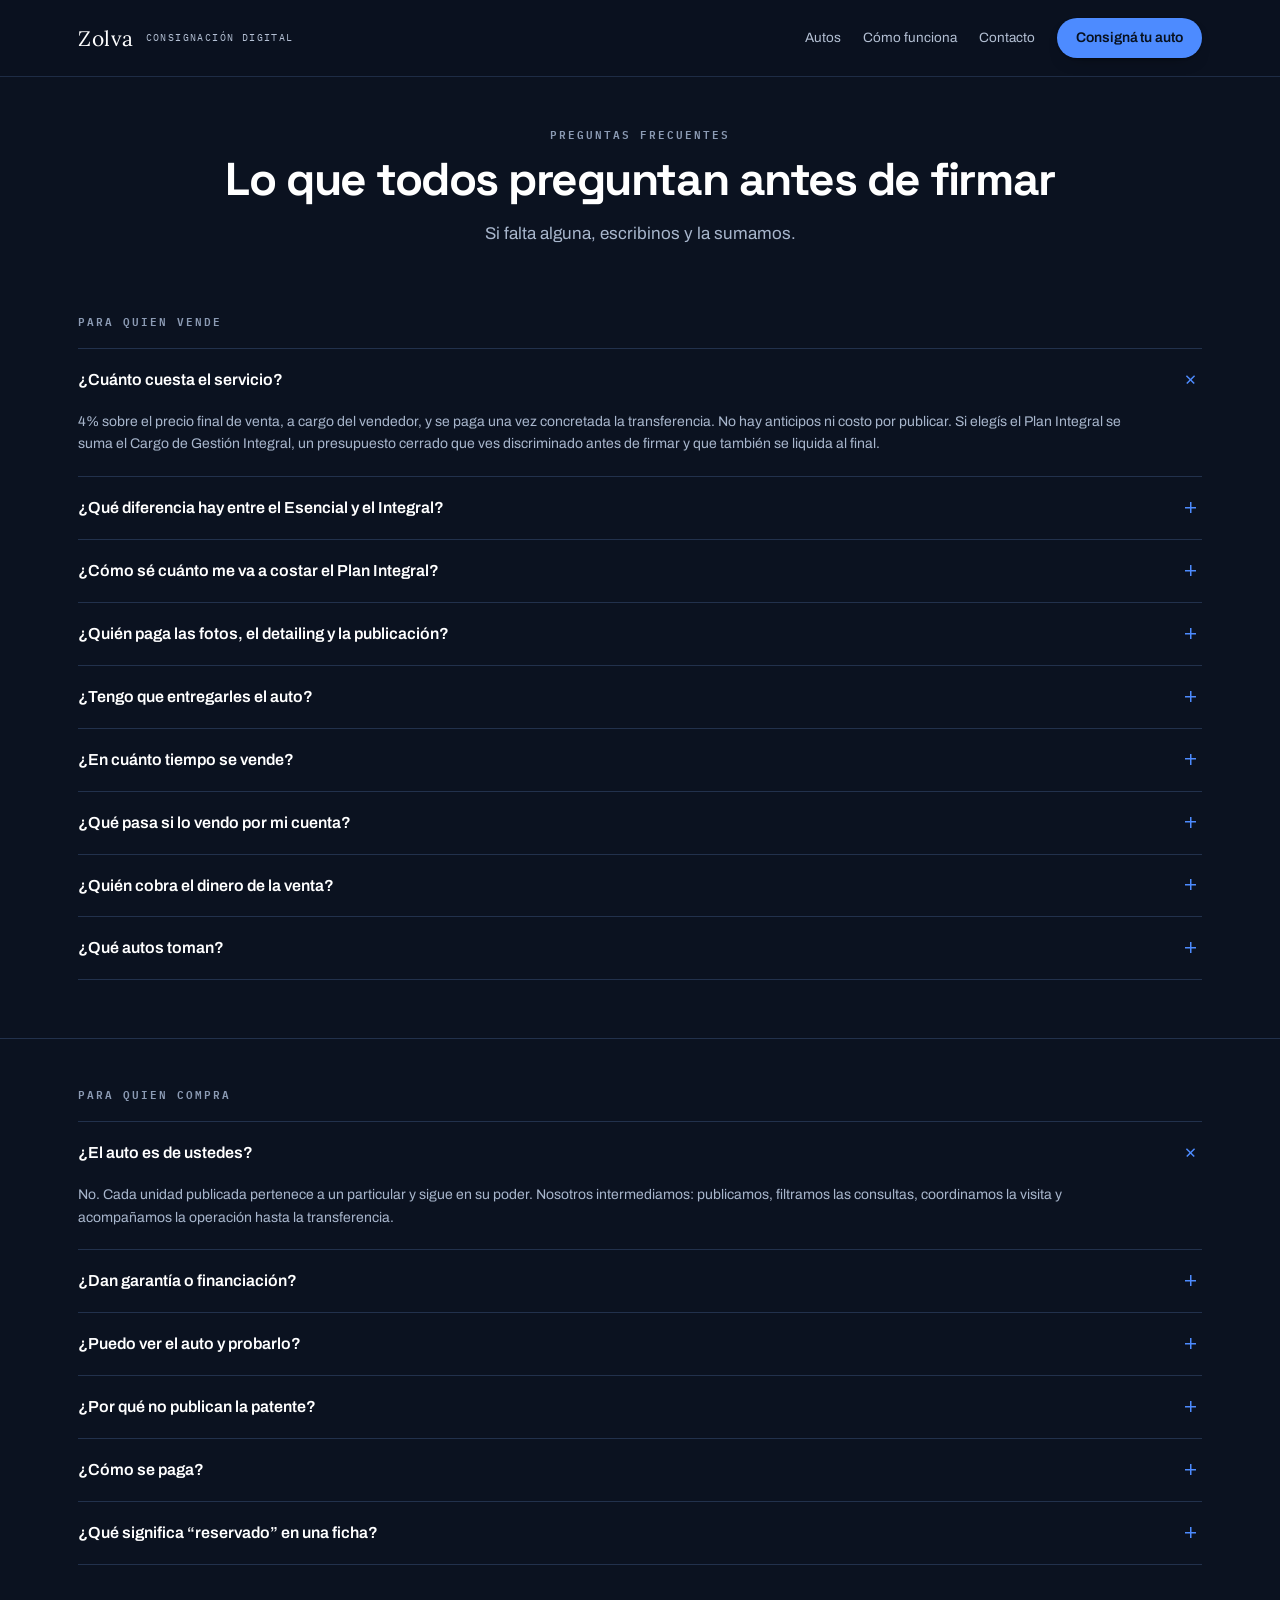
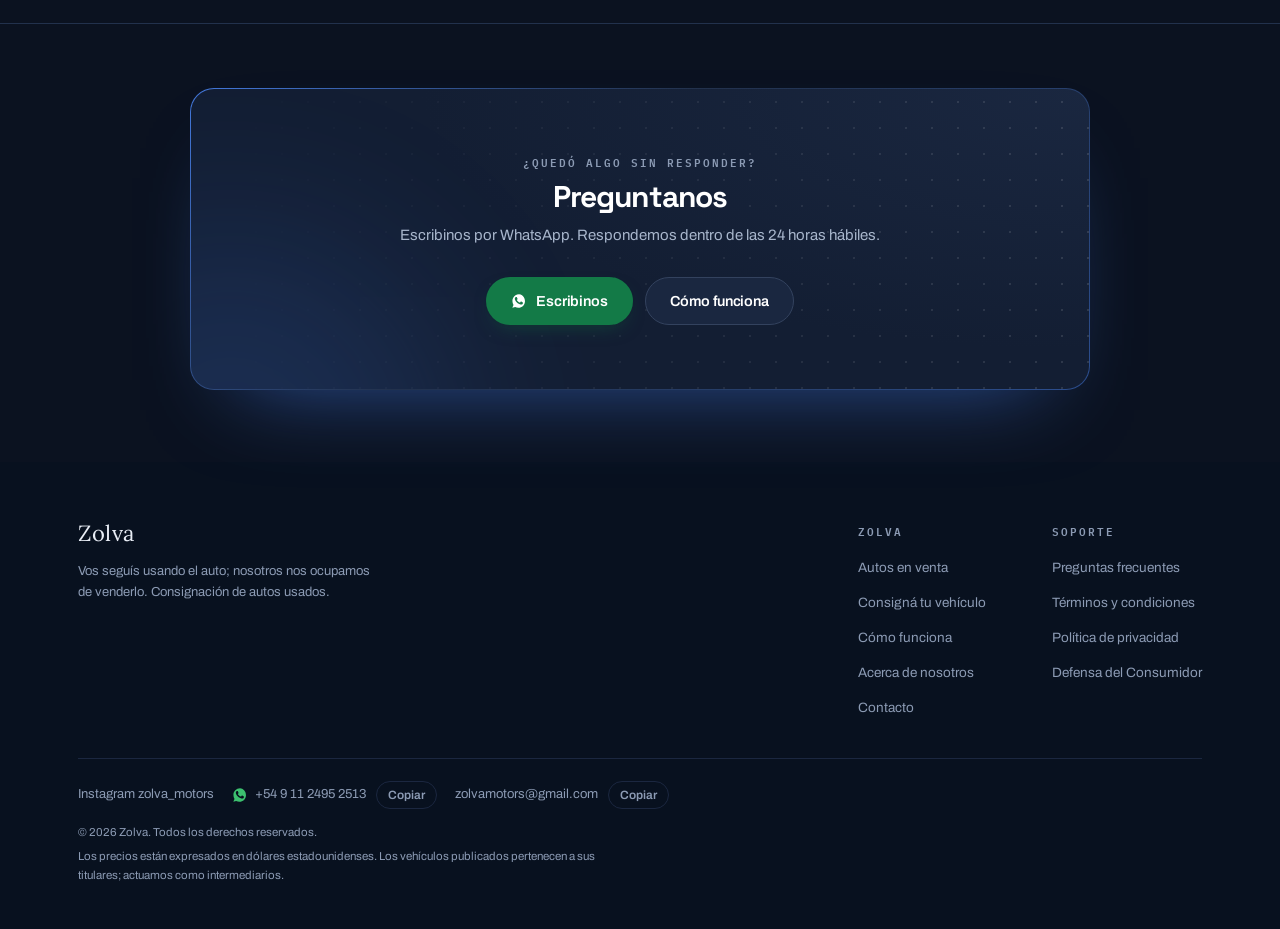
<file: preguntas-frecuentes.html>
<!doctype html>
<!-- GENERADO por scripts/build-web.js — no editar a mano.
     Contenido en scripts/paginas/ y data/vehiculos.json -->
<html lang="es-AR">
<head>
  <meta charset="utf-8">
  <meta name="viewport" content="width=device-width, initial-scale=1">
  <title>Preguntas frecuentes — Zolva</title>
  <meta name="description" content="Costo del servicio, diferencia entre planes, plazos, exclusividad, quién cobra el dinero y qué autos tomamos. Las respuestas que damos antes de firmar.">
  <meta name="theme-color" content="#0B1220">
  <meta name="color-scheme" content="dark">
  <link rel="canonical" href="https://zolvamotors.com.ar/preguntas-frecuentes.html">
  <link rel="icon" href="data:image/svg+xml,%3Csvg xmlns='http://www.w3.org/2000/svg' viewBox='0 0 64 64'%3E%3Crect width='64' height='64' rx='5' fill='%2315181B'/%3E%3Cpath fill='white' d='M15 16 H49 V23 L23 41 H49 V48 H15 V41 L41 23 H15 Z'/%3E%3C/svg%3E">

  <meta property="og:type" content="website">
  <meta property="og:locale" content="es_AR">
  <meta property="og:site_name" content="Zolva">
  <meta property="og:title" content="Preguntas frecuentes — Zolva">
  <meta property="og:description" content="Costo del servicio, diferencia entre planes, plazos, exclusividad, quién cobra el dinero y qué autos tomamos. Las respuestas que damos antes de firmar.">
  <meta property="og:url" content="https://zolvamotors.com.ar/preguntas-frecuentes.html">
  <meta name="twitter:card" content="summary">

  <link rel="preconnect" href="https://fonts.googleapis.com">
  <link rel="preconnect" href="https://fonts.gstatic.com" crossorigin>
  <link rel="stylesheet" href="https://fonts.googleapis.com/css2?family=Space+Grotesk:wght@500;700&family=Archivo:wght@400;500;600;700&family=IBM+Plex+Mono:wght@500;600&family=Lora:wght@600&display=swap">
  <link rel="stylesheet" href="assets/styles.css">
  <script src="assets/config.js"></script>
  <!-- Meta Pixel Code -->
  <script>
!function(f,b,e,v,n,t,s)
{if(f.fbq)return;n=f.fbq=function(){n.callMethod?
n.callMethod.apply(n,arguments):n.queue.push(arguments)};
if(!f._fbq)f._fbq=n;n.push=n;n.loaded=!0;n.version='2.0';
n.queue=[];t=b.createElement(e);t.async=!0;
t.src=v;s=b.getElementsByTagName(e)[0];
s.parentNode.insertBefore(t,s)}(window, document,'script',
'https://connect.facebook.net/en_US/fbevents.js');
fbq('init', '2174834630073085');
fbq('track', 'PageView');
  </script>
  <noscript><img height="1" width="1" style="display:none" alt=""
  src="https://www.facebook.com/tr?id=2174834630073085&ev=PageView&noscript=1"></noscript>
  <!-- End Meta Pixel Code -->
</head>
<body class="pag-texto">
<a class="skip-link" href="#contenido">Saltar al contenido</a>
<p class="sr-only" id="copyStatus" role="status" aria-live="polite"></p>

<nav class="nav" id="top">
  <div class="wrap nav-in">
    <a class="logo" href="index.html" aria-label="Zolva, ir al catálogo" translate="no">
      <span class="logo-mark">Zolva</span>
      <span class="logo-tag">Consignación digital</span>
    </a>
    <div class="nav-links" id="navLinks">
        <a href="index.html">Autos</a>
        <a href="como-funciona.html">Cómo funciona</a>
        <a href="contacto.html">Contacto</a>
    </div>
    <div class="nav-actions">
      <a class="btn btn-primary" href="consigna-tu-auto.html">Consigná tu auto</a>
      <button class="nav-toggle" id="navToggle" type="button" aria-label="Abrir menú" aria-expanded="false" aria-controls="navLinks"><svg width="20" height="20" viewBox="0 0 24 24" fill="none" stroke="currentColor" stroke-width="2" stroke-linecap="round" aria-hidden="true"><path d="M3 6h18M3 12h18M3 18h18"/></svg></button>
    </div>
  </div>
</nav>

<main id="contenido">
<header class="wrap pag-head">
  <span class="eyebrow">Preguntas frecuentes</span>
  <h1 class="split"><span class="w"><span style="--i:0">Lo</span></span> <span class="w"><span style="--i:1">que</span></span> <span class="w"><span style="--i:2">todos</span></span> <span class="w"><span style="--i:3">preguntan</span></span> <span class="w"><span style="--i:4">antes</span></span> <span class="w"><span style="--i:5">de</span></span> <span class="w"><span style="--i:6">firmar</span></span></h1>
  <p>Si falta alguna, escribinos y la sumamos.</p>
</header>

<section>
  <div class="wrap">
    <p class="eyebrow" style="margin-bottom:18px">Para quien vende</p>
    <div class="faq prosa" style="max-width:none">
      <details open><summary>¿Cuánto cuesta el servicio?</summary><div class="ans">4% sobre el precio final de venta, a cargo del vendedor, y se paga una vez concretada la transferencia. No hay anticipos ni costo por publicar. Si elegís el Plan Integral se suma el Cargo de Gestión Integral, un presupuesto cerrado que ves discriminado antes de firmar y que también se liquida al final.</div></details>
      <details><summary>¿Qué diferencia hay entre el Esencial y el Integral?</summary><div class="ans">La comisión del 4% es idéntica y cubre lo mismo: toda la comercialización. La diferencia son los trámites. En el Esencial vos hacés la VTV, la verificación policial, los informes, el libre deuda, los formularios y la gestoría. En el Integral los hacemos nosotros, incluidos los traslados, y pagás un Cargo de Gestión Integral presupuestado. En los dos casos el importe de multas, deudas y reparaciones sigue siendo tuyo.</div></details>
      <details><summary>¿Cómo sé cuánto me va a costar el Plan Integral?</summary><div class="ans">Te lo presupuestamos antes de firmar, discriminado concepto por concepto: cuánto sale cada trámite y cuánto cobramos nosotros por hacerlo. Ese número queda cerrado en el anexo del contrato. Si los costos reales terminan siendo más altos, los absorbemos nosotros; si son más bajos, la diferencia vuelve a vos. Solo podemos pedirte una ampliación si sube un arancel o aparece un requisito imprevisto, y siempre con tu autorización por escrito antes de gastar.</div></details>
      <details><summary>¿Quién paga las fotos, el detailing y la publicación?</summary><div class="ans">Nosotros. La comercialización la absorbemos en los dos planes. El detailing completo y la inspección mecánica están incluidos en el Plan Integral. Quedan siempre de tu lado las reparaciones, las multas, las deudas de patentes y el levantamiento de prendas.</div></details>
      <details><summary>¿Tengo que entregarles el auto?</summary><div class="ans">No. Trabajamos con consignación digital: el vehículo se queda con vos y lo seguís usando. Solo lo necesitamos para la sesión de fotos y para las visitas que coordinemos. En el Plan Integral lo retiramos también para hacer los trámites, con constancia firmada de entrega y devolución, y durante ese rato respondemos nosotros por el auto.</div></details>
      <details><summary>¿En cuánto tiempo se vende?</summary><div class="ans">Depende del modelo, del estado y —sobre todo— del precio. El contrato se firma por 30 días corridos, y ese plazo es de <b>gestión, no de resultado</b>: es el tiempo que trabajamos tu auto en exclusiva, no una promesa de venta. Vender dentro de ese plazo es nuestro objetivo y el número contra el que nos medimos. Te mandamos un informe semanal con consultas, visitas y ofertas para que veamos juntos si hay que ajustar. No prometemos plazos que no dependen de nosotros.</div></details>
      <details><summary>¿Qué pasa si lo vendo por mi cuenta?</summary><div class="ans">Está previsto en el contrato. Se firma exclusividad por 30 días corridos renovables, y ahí queda escrito qué sucede si aparece un comprador tuyo durante ese período: si es alguien que nosotros no gestionamos, solo reintegrás los gastos de publicación que podamos documentar, con un tope pactado. Si en cambio es alguien que nosotros te presentamos, corresponden los honorarios completos, y eso vale también durante los 30 días corridos posteriores al vencimiento respecto de los interesados que te hayamos informado por escrito. Lo conversamos antes de firmar, nunca después.</div></details>
      <details><summary>¿Quién cobra el dinero de la venta?</summary><div class="ans">Todo te lo paga el comprador directamente a vos, la reserva y el saldo: <b>no recibimos plata de la operación</b>. La reserva la cobrás vos, con recibo firmado por vos, y si la operación no se concreta su destino depende de lo que hayan firmado en el acta de reserva. Nuestra comisión nos la pagás aparte, en el mismo acto del cierre.</div></details>
      <details><summary>¿Qué autos toman?</summary><div class="ans">Escribinos con lo que tengas y lo miramos: no tenemos una lista de requisitos de año o kilometraje. Lo que sí pedimos es título y cédula a nombre de quien consigna, y que no haya prenda vigente. Antes de publicar hacemos una tasación honesta: si el precio que esperás no cierra con el mercado, te lo decimos en la primera charla.</div></details>
    </div>
  </div>
</section>

<section>
  <div class="wrap">
    <p class="eyebrow" style="margin-bottom:18px">Para quien compra</p>
    <div class="faq prosa" style="max-width:none">
      <details open><summary>¿El auto es de ustedes?</summary><div class="ans">No. Cada unidad publicada pertenece a un particular y sigue en su poder. Nosotros intermediamos: publicamos, filtramos las consultas, coordinamos la visita y acompañamos la operación hasta la transferencia.</div></details>
      <details><summary>¿Dan garantía o financiación?</summary><div class="ans">No. No ofrecemos garantía, garantía extendida ni financiación, y no trabajamos con planes de terceros. El auto se vende en el estado en que se exhibe. Podés —y te recomendamos— hacerle una inspección mecánica con el taller que elijas antes de comprar.</div></details>
      <details><summary>¿Puedo ver el auto y probarlo?</summary><div class="ans">Sí. Coordinamos la visita con el titular presente, en la zona donde está el vehículo. Antes de mover a nadie confirmamos identidad e interés real: es lo que hace que las visitas sean pocas y sirvan.</div></details>
      <details><summary>¿Por qué no publican la patente?</summary><div class="ans">Porque publicarla habilita el clonado de la publicación y las consultas fraudulentas al registro, y porque el auto está en la casa de un particular. Cada unidad tiene un código de publicación que la identifica, y el informe de dominio se comparte con el comprador interesado durante la operación.</div></details>
      <details><summary>¿Cómo se paga?</summary><div class="ans">El saldo se le paga directamente al vendedor. Verificamos que el pago esté acreditado antes de firmar el formulario 08. La reserva, si la hay, se instrumenta por escrito y con recibo.</div></details>
      <details><summary>¿Qué significa “reservado” en una ficha?</summary><div class="ans">Que hay una reserva tomada sobre esa unidad, pero todavía no está transferida. Si la operación no avanza, el auto vuelve a publicarse. En esas fichas el botón te deja pedir que te avisemos si se libera.</div></details>
    </div>
  </div>
</section>

<section class="consigna" style="border-top:none">
  <div class="wrap consigna-in">
    <div>
      <span class="eyebrow">¿Quedó algo sin responder?</span>
      <h2>Preguntanos</h2>
      <p>Escribinos por WhatsApp. Respondemos dentro de las 24 horas hábiles.</p>
    </div>
    <div class="consigna-cta">
      <a class="btn btn-primary btn-wa-solid" href="https://wa.me/5491124952513" target="_blank" rel="noopener"><svg width="16" height="16" viewBox="0 0 24 24" fill="currentColor" aria-hidden="true"><path d="M12.04 2C6.58 2 2.13 6.45 2.13 11.91c0 2.1.55 4.15 1.6 5.96L2 22l4.25-1.11a9.87 9.87 0 0 0 4.79 1.22h.01c5.46 0 9.91-4.45 9.91-9.91C20.95 6.45 16.5 2 12.04 2Zm5.8 14.03c-.24.68-1.42 1.31-1.95 1.35-.5.05-1.14.28-3.68-.77-3.11-1.29-5.09-4.48-5.24-4.69-.15-.2-1.25-1.66-1.25-3.16 0-1.5.79-2.24 1.07-2.55.27-.3.6-.38.8-.38.2 0 .4 0 .58.01.19.01.44-.07.68.52.24.6.83 2.06.9 2.21.07.15.12.33.02.53-.1.2-.15.33-.3.5-.15.18-.31.4-.44.53-.15.15-.3.31-.13.6.17.3.76 1.25 1.63 2.02 1.12 1 2.06 1.31 2.36 1.46.3.15.47.13.64-.08.17-.2.74-.86.94-1.16.2-.3.4-.25.67-.15.27.1 1.71.81 2.01.96.3.15.5.22.57.35.07.13.07.73-.17 1.4Z"/></svg> Escribinos</a>
      <a class="btn btn-ghost" href="como-funciona.html">Cómo funciona</a>
    </div>
  </div>
</section>
</main>

<footer class="pie">
  <div class="wrap">
    <div class="pie-top">
      <div class="pie-marca">
        <span class="logo-lockup" translate="no"><span class="logo-mark">Zolva</span></span>
        <p>Vos seguís usando el auto; nosotros nos ocupamos de venderlo. Consignación de autos usados.</p>
      </div>
      <nav class="pie-cols" aria-label="Pie de página">
        <div>
          <p class="eyebrow">Zolva</p>
          <ul><li><a href="index.html">Autos en venta</a></li><li><a href="consigna-tu-auto.html">Consigná tu vehículo</a></li><li><a href="como-funciona.html">Cómo funciona</a></li><li><a href="nosotros.html">Acerca de nosotros</a></li><li><a href="contacto.html">Contacto</a></li></ul>
        </div>
        <div>
          <p class="eyebrow">Soporte</p>
          <ul><li><a href="preguntas-frecuentes.html">Preguntas frecuentes</a></li><li><a href="terminos.html">Términos y condiciones</a></li><li><a href="privacidad.html">Política de privacidad</a></li><li><a href="defensa-del-consumidor.html">Defensa del Consumidor</a></li></ul>
        </div>
      </nav>
    </div>
    
    <div class="pie-legal">
      <div class="pie-redes"><a class="foot-red" href="https://instagram.com/zolva_motors" target="_blank" rel="noopener">Instagram zolva_motors</a><span class="foot-dato"><a class="foot-red" href="https://wa.me/5491124952513" target="_blank" rel="noopener"><svg width="16" height="16" viewBox="0 0 24 24" fill="currentColor" aria-hidden="true"><path d="M12.04 2C6.58 2 2.13 6.45 2.13 11.91c0 2.1.55 4.15 1.6 5.96L2 22l4.25-1.11a9.87 9.87 0 0 0 4.79 1.22h.01c5.46 0 9.91-4.45 9.91-9.91C20.95 6.45 16.5 2 12.04 2Zm5.8 14.03c-.24.68-1.42 1.31-1.95 1.35-.5.05-1.14.28-3.68-.77-3.11-1.29-5.09-4.48-5.24-4.69-.15-.2-1.25-1.66-1.25-3.16 0-1.5.79-2.24 1.07-2.55.27-.3.6-.38.8-.38.2 0 .4 0 .58.01.19.01.44-.07.68.52.24.6.83 2.06.9 2.21.07.15.12.33.02.53-.1.2-.15.33-.3.5-.15.18-.31.4-.44.53-.15.15-.3.31-.13.6.17.3.76 1.25 1.63 2.02 1.12 1 2.06 1.31 2.36 1.46.3.15.47.13.64-.08.17-.2.74-.86.94-1.16.2-.3.4-.25.67-.15.27.1 1.71.81 2.01.96.3.15.5.22.57.35.07.13.07.73-.17 1.4Z"/></svg> +54&nbsp;9&nbsp;11&nbsp;2495&nbsp;2513</a><button class="copy" type="button" data-copy="+54 9 11 2495 2513" data-aviso="Número copiado">Copiar</button></span><span class="foot-dato"><a class="foot-red" href="mailto:zolvamotors@gmail.com">zolvamotors@gmail.com</a><button class="copy" type="button" data-copy="zolvamotors@gmail.com" data-aviso="Mail copiado">Copiar</button></span></div>
      <p>© 2026 Zolva. Todos los derechos reservados.</p>
      <p class="pie-aclara">Los precios están expresados en dólares estadounidenses. Los vehículos publicados pertenecen a sus titulares; actuamos como intermediarios.</p>
    </div>
  </div>
</footer>
<script src="assets/app.js" defer></script>
</body>
</html>
</file>
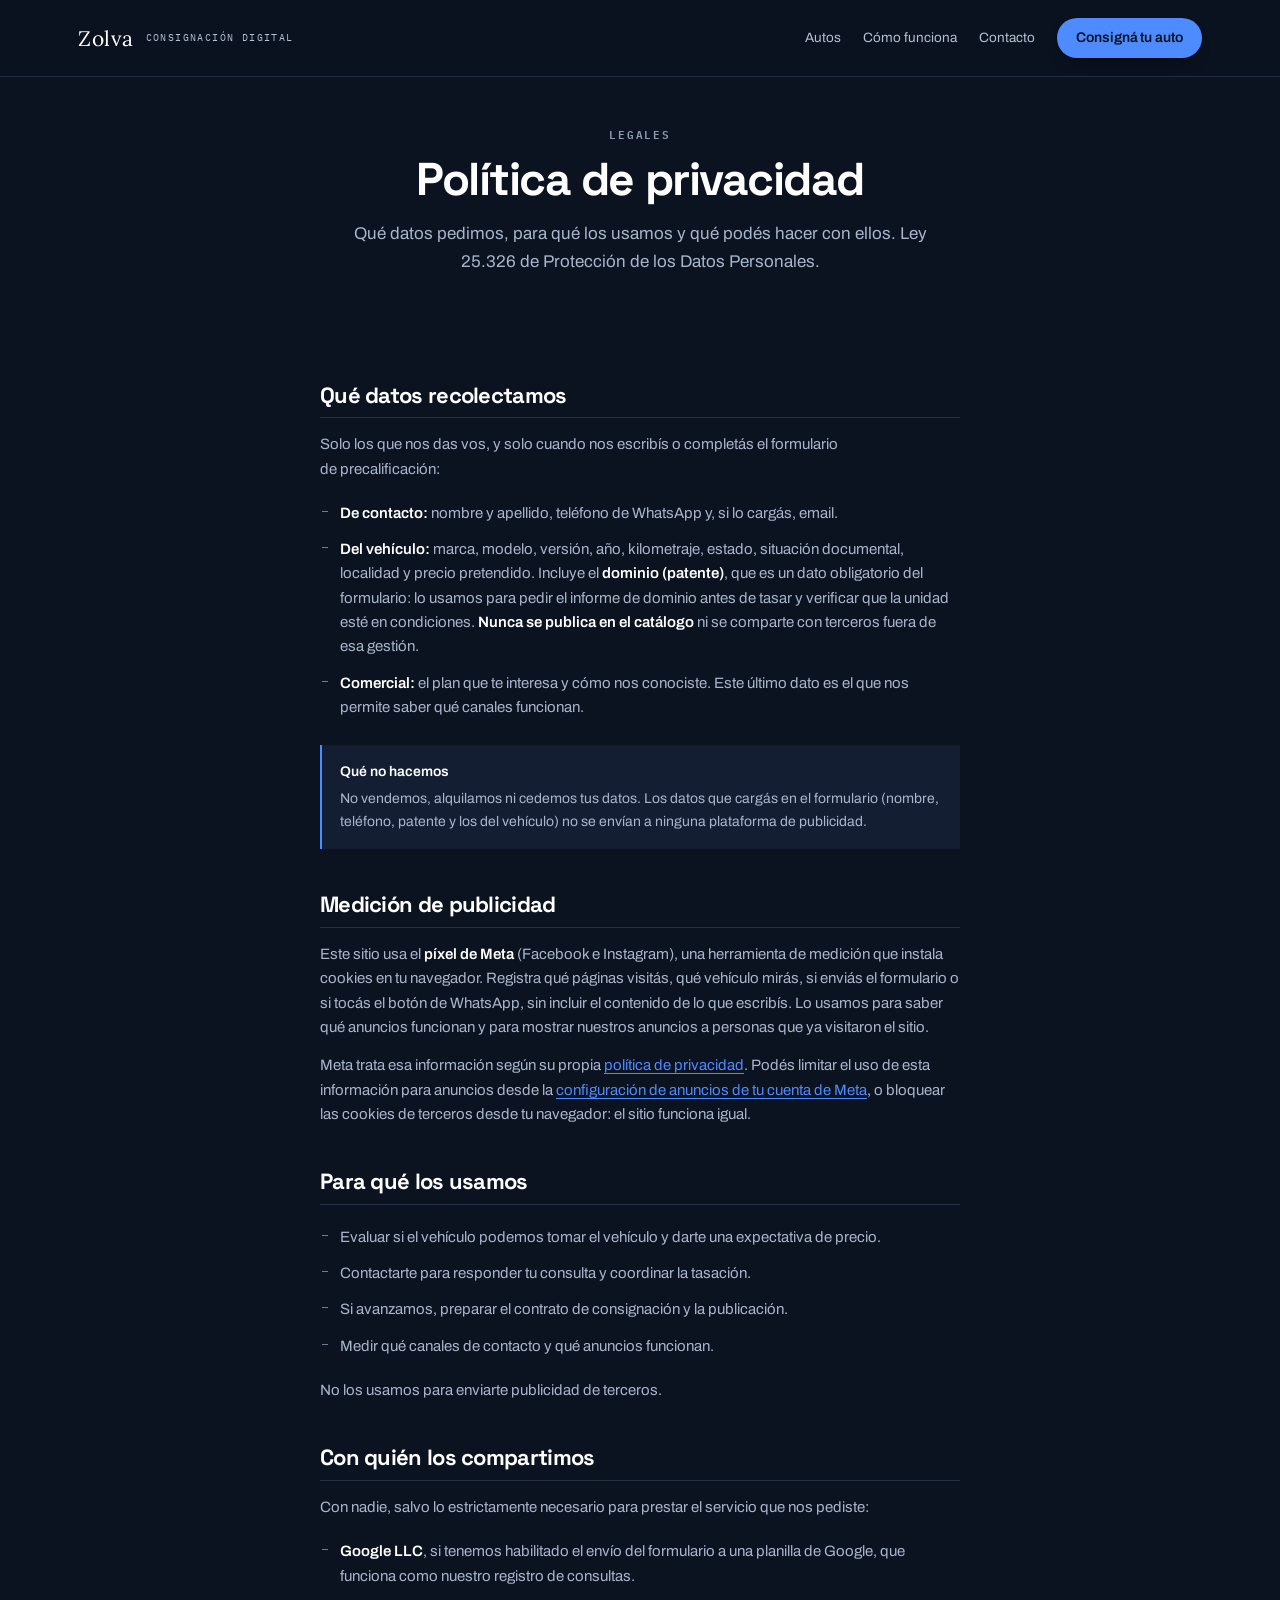
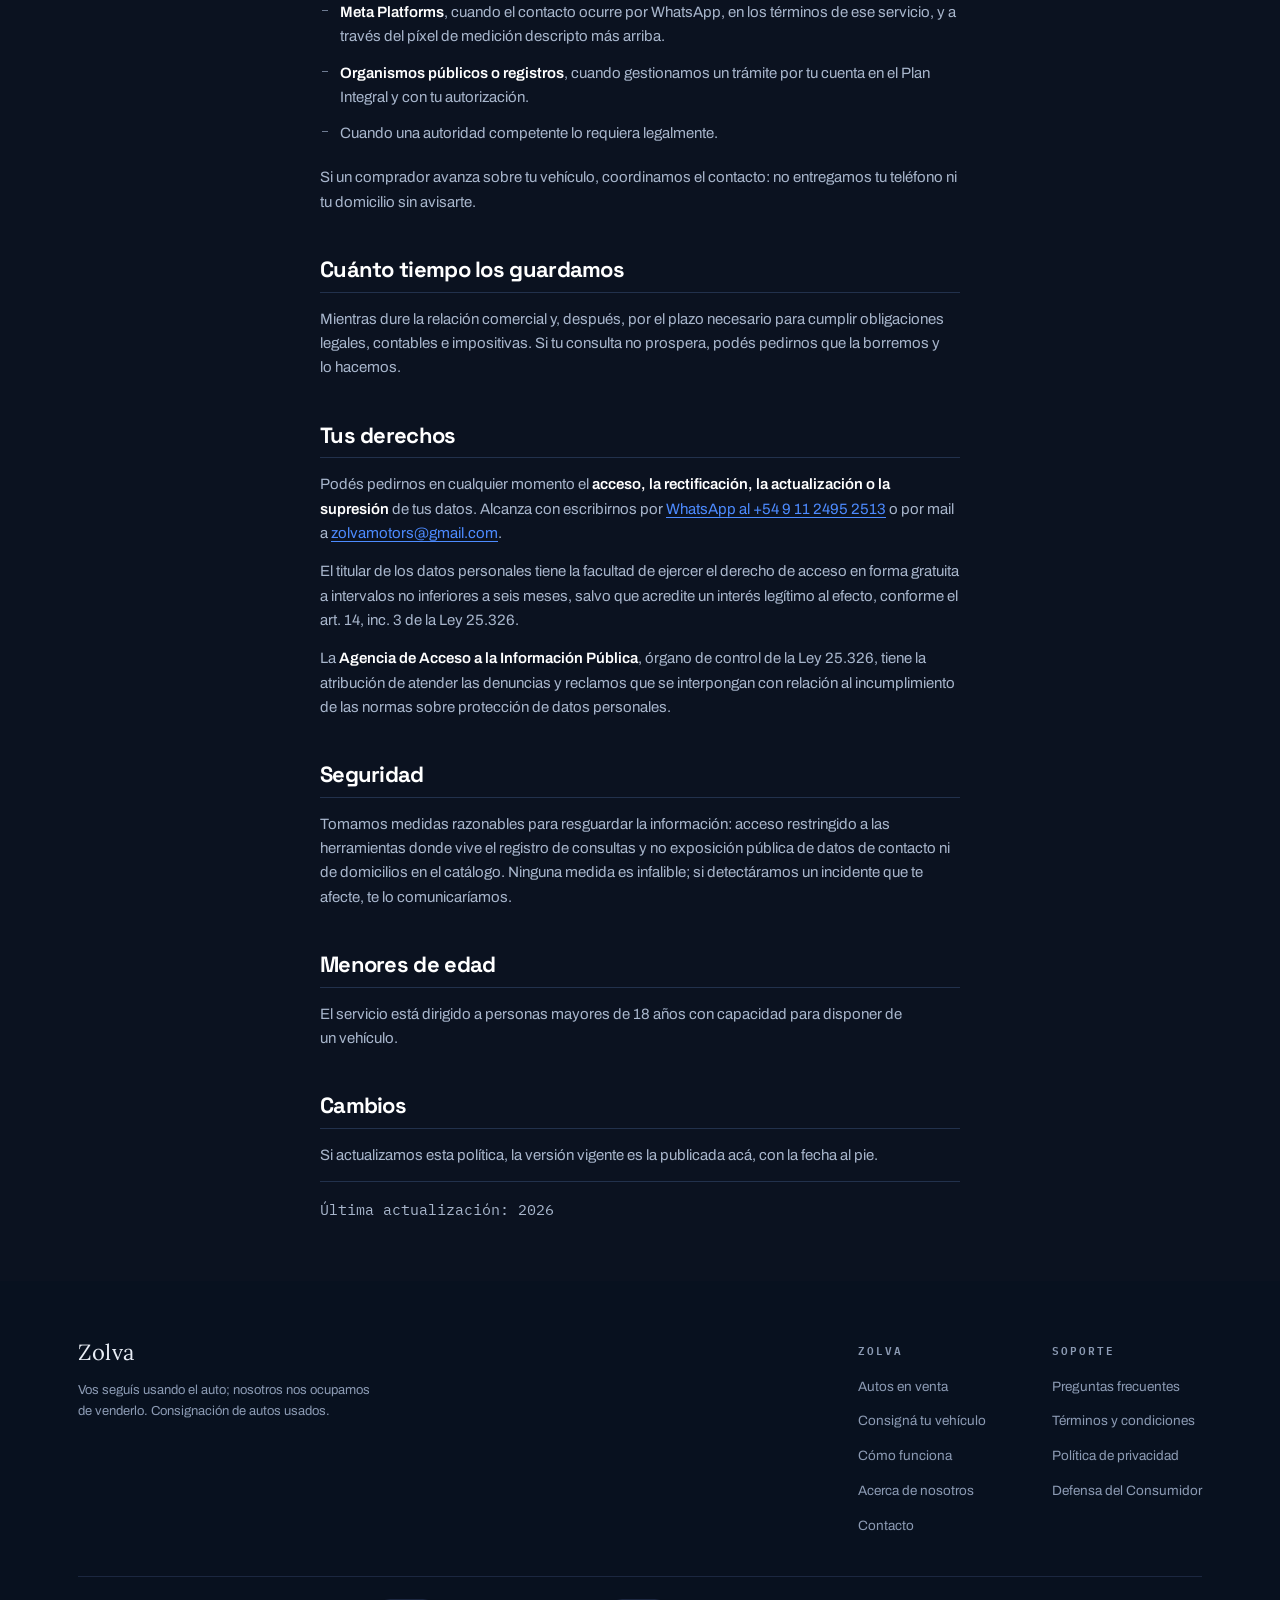
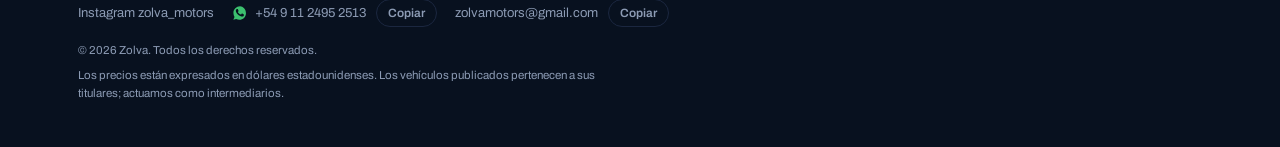
<file: privacidad.html>
<!doctype html>
<!-- GENERADO por scripts/build-web.js — no editar a mano.
     Contenido en scripts/paginas/ y data/vehiculos.json -->
<html lang="es-AR">
<head>
  <meta charset="utf-8">
  <meta name="viewport" content="width=device-width, initial-scale=1">
  <title>Política de privacidad — Zolva</title>
  <meta name="description" content="Qué datos personales pedimos, para qué los usamos, cuánto los guardamos y cómo ejercer tus derechos según la Ley 25.326.">
  <meta name="theme-color" content="#0B1220">
  <meta name="color-scheme" content="dark">
  <link rel="canonical" href="https://zolvamotors.com.ar/privacidad.html">
  <link rel="icon" href="data:image/svg+xml,%3Csvg xmlns='http://www.w3.org/2000/svg' viewBox='0 0 64 64'%3E%3Crect width='64' height='64' rx='5' fill='%2315181B'/%3E%3Cpath fill='white' d='M15 16 H49 V23 L23 41 H49 V48 H15 V41 L41 23 H15 Z'/%3E%3C/svg%3E">

  <meta property="og:type" content="website">
  <meta property="og:locale" content="es_AR">
  <meta property="og:site_name" content="Zolva">
  <meta property="og:title" content="Política de privacidad — Zolva">
  <meta property="og:description" content="Qué datos personales pedimos, para qué los usamos, cuánto los guardamos y cómo ejercer tus derechos según la Ley 25.326.">
  <meta property="og:url" content="https://zolvamotors.com.ar/privacidad.html">
  <meta name="twitter:card" content="summary">

  <link rel="preconnect" href="https://fonts.googleapis.com">
  <link rel="preconnect" href="https://fonts.gstatic.com" crossorigin>
  <link rel="stylesheet" href="https://fonts.googleapis.com/css2?family=Space+Grotesk:wght@500;700&family=Archivo:wght@400;500;600;700&family=IBM+Plex+Mono:wght@500;600&family=Lora:wght@600&display=swap">
  <link rel="stylesheet" href="assets/styles.css">
  <script src="assets/config.js"></script>
  <!-- Meta Pixel Code -->
  <script>
!function(f,b,e,v,n,t,s)
{if(f.fbq)return;n=f.fbq=function(){n.callMethod?
n.callMethod.apply(n,arguments):n.queue.push(arguments)};
if(!f._fbq)f._fbq=n;n.push=n;n.loaded=!0;n.version='2.0';
n.queue=[];t=b.createElement(e);t.async=!0;
t.src=v;s=b.getElementsByTagName(e)[0];
s.parentNode.insertBefore(t,s)}(window, document,'script',
'https://connect.facebook.net/en_US/fbevents.js');
fbq('init', '2174834630073085');
fbq('track', 'PageView');
  </script>
  <noscript><img height="1" width="1" style="display:none" alt=""
  src="https://www.facebook.com/tr?id=2174834630073085&ev=PageView&noscript=1"></noscript>
  <!-- End Meta Pixel Code -->
</head>
<body class="pag-texto">
<a class="skip-link" href="#contenido">Saltar al contenido</a>
<p class="sr-only" id="copyStatus" role="status" aria-live="polite"></p>

<nav class="nav" id="top">
  <div class="wrap nav-in">
    <a class="logo" href="index.html" aria-label="Zolva, ir al catálogo" translate="no">
      <span class="logo-mark">Zolva</span>
      <span class="logo-tag">Consignación digital</span>
    </a>
    <div class="nav-links" id="navLinks">
        <a href="index.html">Autos</a>
        <a href="como-funciona.html">Cómo funciona</a>
        <a href="contacto.html">Contacto</a>
    </div>
    <div class="nav-actions">
      <a class="btn btn-primary" href="consigna-tu-auto.html">Consigná tu auto</a>
      <button class="nav-toggle" id="navToggle" type="button" aria-label="Abrir menú" aria-expanded="false" aria-controls="navLinks"><svg width="20" height="20" viewBox="0 0 24 24" fill="none" stroke="currentColor" stroke-width="2" stroke-linecap="round" aria-hidden="true"><path d="M3 6h18M3 12h18M3 18h18"/></svg></button>
    </div>
  </div>
</nav>

<main id="contenido">
<header class="wrap pag-head">
  <span class="eyebrow">Legales</span>
  <h1>Política de privacidad</h1>
  <p>Qué datos pedimos, para qué los usamos y qué podés hacer con ellos. Ley 25.326 de Protección de los Datos Personales.</p>
</header>

<section>
  <div class="wrap prosa">

    <h2>Qué datos recolectamos</h2>
    <p>Solo los que nos das vos, y solo cuando nos escribís o completás el formulario de precalificación:</p>
    <ul>
      <li><b>De contacto:</b> nombre y apellido, teléfono de WhatsApp y, si lo cargás, email.</li>
      <li><b>Del vehículo:</b> marca, modelo, versión, año, kilometraje, estado, situación documental, localidad y precio pretendido. Incluye el <b>dominio (patente)</b>, que es un dato obligatorio del formulario: lo usamos para pedir el informe de dominio antes de tasar y verificar que la unidad esté en condiciones. <b>Nunca se publica en el catálogo</b> ni se comparte con terceros fuera de esa gestión.</li>
      <li><b>Comercial:</b> el plan que te interesa y cómo nos conociste. Este último dato es el que nos permite saber qué canales funcionan.</li>
    </ul>

    <div class="dato">
      <b>Qué no hacemos</b>
      No vendemos, alquilamos ni cedemos tus datos. Los datos que cargás en el formulario (nombre, teléfono, patente y los del vehículo) no se envían a ninguna plataforma de publicidad.
    </div>

    <h2>Medición de publicidad</h2>
    <p>Este sitio usa el <b>píxel de Meta</b> (Facebook e Instagram), una herramienta de medición que instala cookies en tu navegador. Registra qué páginas visitás, qué vehículo mirás, si enviás el formulario o si tocás el botón de WhatsApp, sin incluir el contenido de lo que escribís. Lo usamos para saber qué anuncios funcionan y para mostrar nuestros anuncios a personas que ya visitaron el sitio.</p>
    <p>Meta trata esa información según su propia <a href="https://www.facebook.com/privacy/policy/" target="_blank" rel="noopener">política de privacidad</a>. Podés limitar el uso de esta información para anuncios desde la <a href="https://accountscenter.facebook.com/ad_preferences" target="_blank" rel="noopener">configuración de anuncios de tu cuenta de Meta</a>, o bloquear las cookies de terceros desde tu navegador: el sitio funciona igual.</p>

    <h2>Para qué los usamos</h2>
    <ul>
      <li>Evaluar si el vehículo podemos tomar el vehículo y darte una expectativa de precio.</li>
      <li>Contactarte para responder tu consulta y coordinar la tasación.</li>
      <li>Si avanzamos, preparar el contrato de consignación y la publicación.</li>
      <li>Medir qué canales de contacto y qué anuncios funcionan.</li>
    </ul>
    <p>No los usamos para enviarte publicidad de terceros.</p>

    <h2>Con quién los compartimos</h2>
    <p>Con nadie, salvo lo estrictamente necesario para prestar el servicio que nos pediste:</p>
    <ul>
      <li><b>Google LLC</b>, si tenemos habilitado el envío del formulario a una planilla de Google, que funciona como nuestro registro de consultas.</li>
      <li><b>Meta Platforms</b>, cuando el contacto ocurre por WhatsApp, en los términos de ese servicio, y a través del píxel de medición descripto más arriba.</li>
      <li><b>Organismos públicos o registros</b>, cuando gestionamos un trámite por tu cuenta en el Plan Integral y con tu autorización.</li>
      <li>Cuando una autoridad competente lo requiera legalmente.</li>
    </ul>
    <p>Si un comprador avanza sobre tu vehículo, coordinamos el contacto: no entregamos tu teléfono ni tu domicilio sin avisarte.</p>

    <h2>Cuánto tiempo los guardamos</h2>
    <p>Mientras dure la relación comercial y, después, por el plazo necesario para cumplir obligaciones legales, contables e impositivas. Si tu consulta no prospera, podés pedirnos que la borremos y lo hacemos.</p>

    <h2>Tus derechos</h2>
    <p>Podés pedirnos en cualquier momento el <b>acceso, la rectificación, la actualización o la supresión</b> de tus datos. Alcanza con escribirnos por <a href="https://wa.me/5491124952513" target="_blank" rel="noopener">WhatsApp al +54 9 11 2495 2513</a> o por mail a <a href="mailto:zolvamotors@gmail.com">zolvamotors@gmail.com</a>.</p>
    <p>El titular de los datos personales tiene la facultad de ejercer el derecho de acceso en forma gratuita a intervalos no inferiores a seis meses, salvo que acredite un interés legítimo al efecto, conforme el art. 14, inc. 3 de la Ley 25.326.</p>
    <p>La <b>Agencia de Acceso a la Información Pública</b>, órgano de control de la Ley 25.326, tiene la atribución de atender las denuncias y reclamos que se interpongan con relación al incumplimiento de las normas sobre protección de datos personales.</p>

    <h2>Seguridad</h2>
    <p>Tomamos medidas razonables para resguardar la información: acceso restringido a las herramientas donde vive el registro de consultas y no exposición pública de datos de contacto ni de domicilios en el catálogo. Ninguna medida es infalible; si detectáramos un incidente que te afecte, te lo comunicaríamos.</p>

    <h2>Menores de edad</h2>
    <p>El servicio está dirigido a personas mayores de 18 años con capacidad para disponer de un vehículo.</p>

    <h2>Cambios</h2>
    <p>Si actualizamos esta política, la versión vigente es la publicada acá, con la fecha al pie.</p>

    <p class="pag-actualizado">Última actualización: 2026</p>
  </div>
</section>
</main>

<footer class="pie">
  <div class="wrap">
    <div class="pie-top">
      <div class="pie-marca">
        <span class="logo-lockup" translate="no"><span class="logo-mark">Zolva</span></span>
        <p>Vos seguís usando el auto; nosotros nos ocupamos de venderlo. Consignación de autos usados.</p>
      </div>
      <nav class="pie-cols" aria-label="Pie de página">
        <div>
          <p class="eyebrow">Zolva</p>
          <ul><li><a href="index.html">Autos en venta</a></li><li><a href="consigna-tu-auto.html">Consigná tu vehículo</a></li><li><a href="como-funciona.html">Cómo funciona</a></li><li><a href="nosotros.html">Acerca de nosotros</a></li><li><a href="contacto.html">Contacto</a></li></ul>
        </div>
        <div>
          <p class="eyebrow">Soporte</p>
          <ul><li><a href="preguntas-frecuentes.html">Preguntas frecuentes</a></li><li><a href="terminos.html">Términos y condiciones</a></li><li><a href="privacidad.html">Política de privacidad</a></li><li><a href="defensa-del-consumidor.html">Defensa del Consumidor</a></li></ul>
        </div>
      </nav>
    </div>
    
    <div class="pie-legal">
      <div class="pie-redes"><a class="foot-red" href="https://instagram.com/zolva_motors" target="_blank" rel="noopener">Instagram zolva_motors</a><span class="foot-dato"><a class="foot-red" href="https://wa.me/5491124952513" target="_blank" rel="noopener"><svg width="16" height="16" viewBox="0 0 24 24" fill="currentColor" aria-hidden="true"><path d="M12.04 2C6.58 2 2.13 6.45 2.13 11.91c0 2.1.55 4.15 1.6 5.96L2 22l4.25-1.11a9.87 9.87 0 0 0 4.79 1.22h.01c5.46 0 9.91-4.45 9.91-9.91C20.95 6.45 16.5 2 12.04 2Zm5.8 14.03c-.24.68-1.42 1.31-1.95 1.35-.5.05-1.14.28-3.68-.77-3.11-1.29-5.09-4.48-5.24-4.69-.15-.2-1.25-1.66-1.25-3.16 0-1.5.79-2.24 1.07-2.55.27-.3.6-.38.8-.38.2 0 .4 0 .58.01.19.01.44-.07.68.52.24.6.83 2.06.9 2.21.07.15.12.33.02.53-.1.2-.15.33-.3.5-.15.18-.31.4-.44.53-.15.15-.3.31-.13.6.17.3.76 1.25 1.63 2.02 1.12 1 2.06 1.31 2.36 1.46.3.15.47.13.64-.08.17-.2.74-.86.94-1.16.2-.3.4-.25.67-.15.27.1 1.71.81 2.01.96.3.15.5.22.57.35.07.13.07.73-.17 1.4Z"/></svg> +54&nbsp;9&nbsp;11&nbsp;2495&nbsp;2513</a><button class="copy" type="button" data-copy="+54 9 11 2495 2513" data-aviso="Número copiado">Copiar</button></span><span class="foot-dato"><a class="foot-red" href="mailto:zolvamotors@gmail.com">zolvamotors@gmail.com</a><button class="copy" type="button" data-copy="zolvamotors@gmail.com" data-aviso="Mail copiado">Copiar</button></span></div>
      <p>© 2026 Zolva. Todos los derechos reservados.</p>
      <p class="pie-aclara">Los precios están expresados en dólares estadounidenses. Los vehículos publicados pertenecen a sus titulares; actuamos como intermediarios.</p>
    </div>
  </div>
</footer>
<script src="assets/app.js" defer></script>
</body>
</html>
</file>
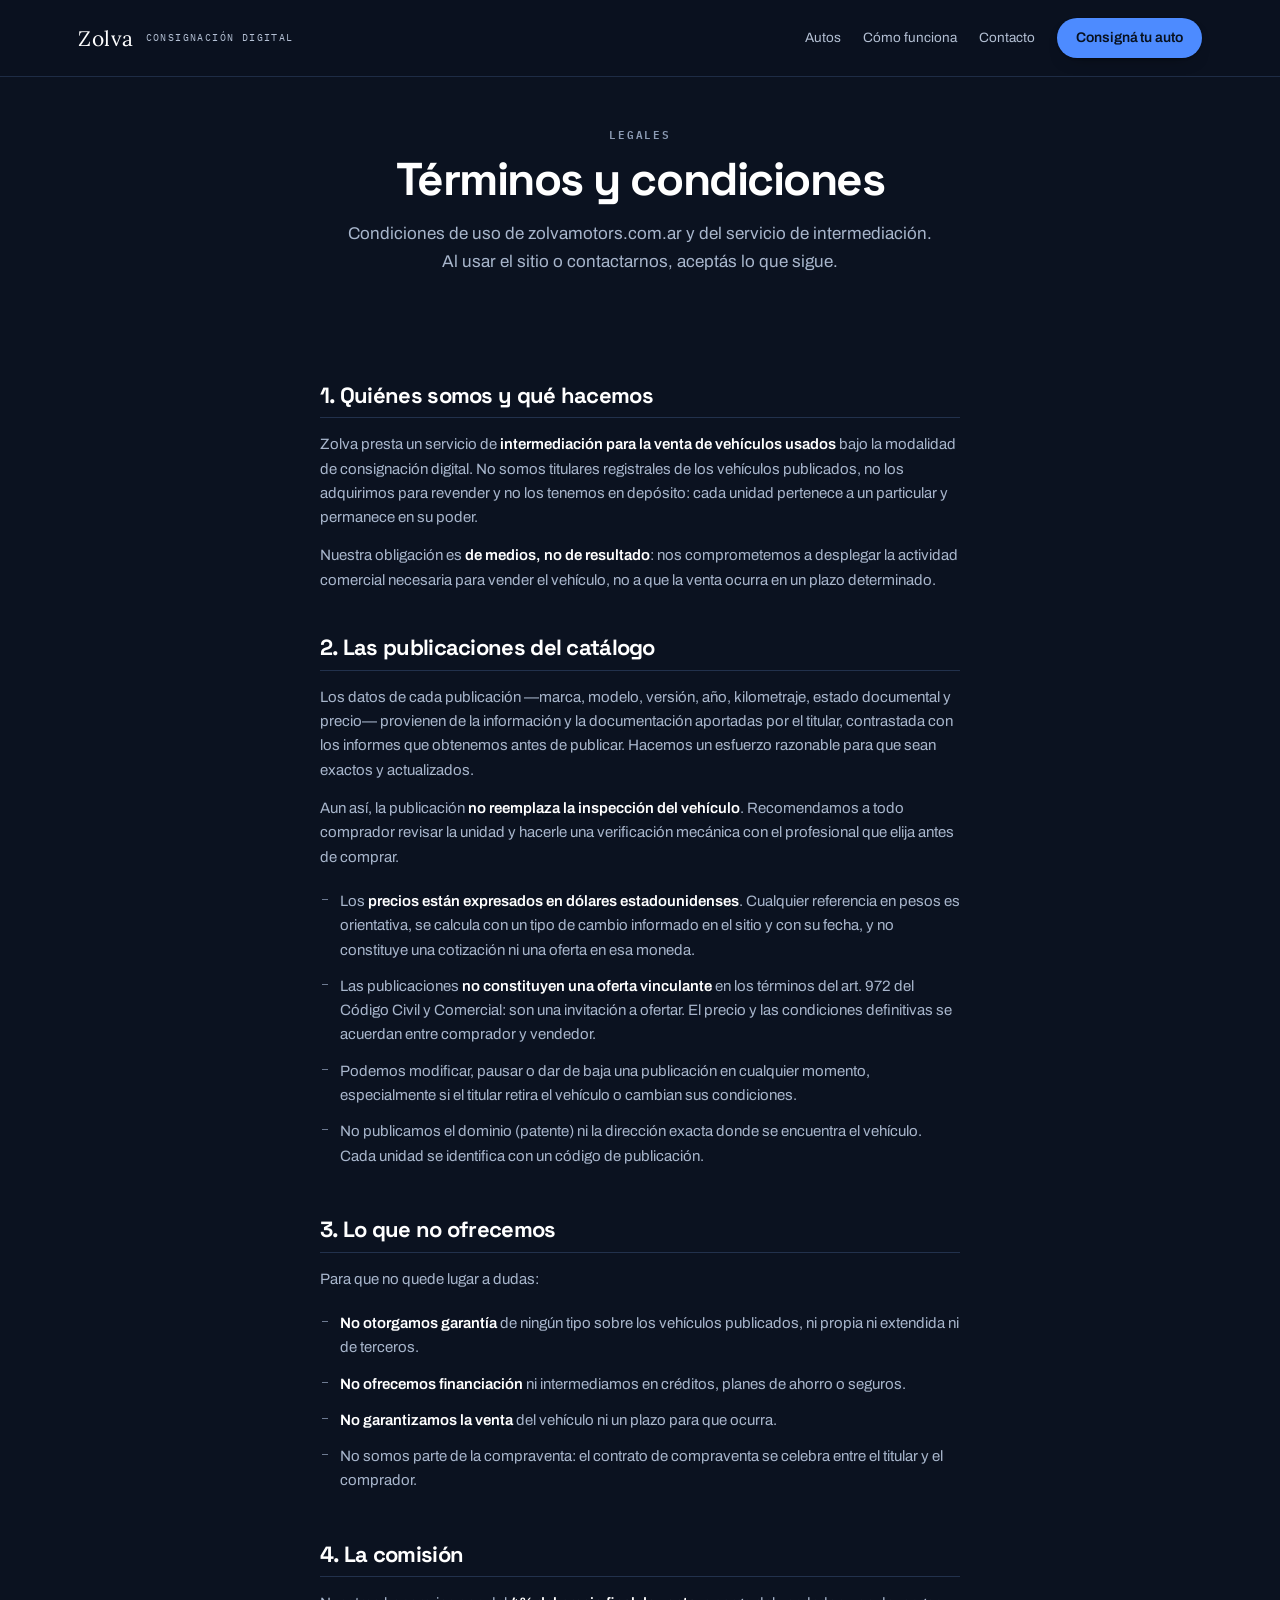
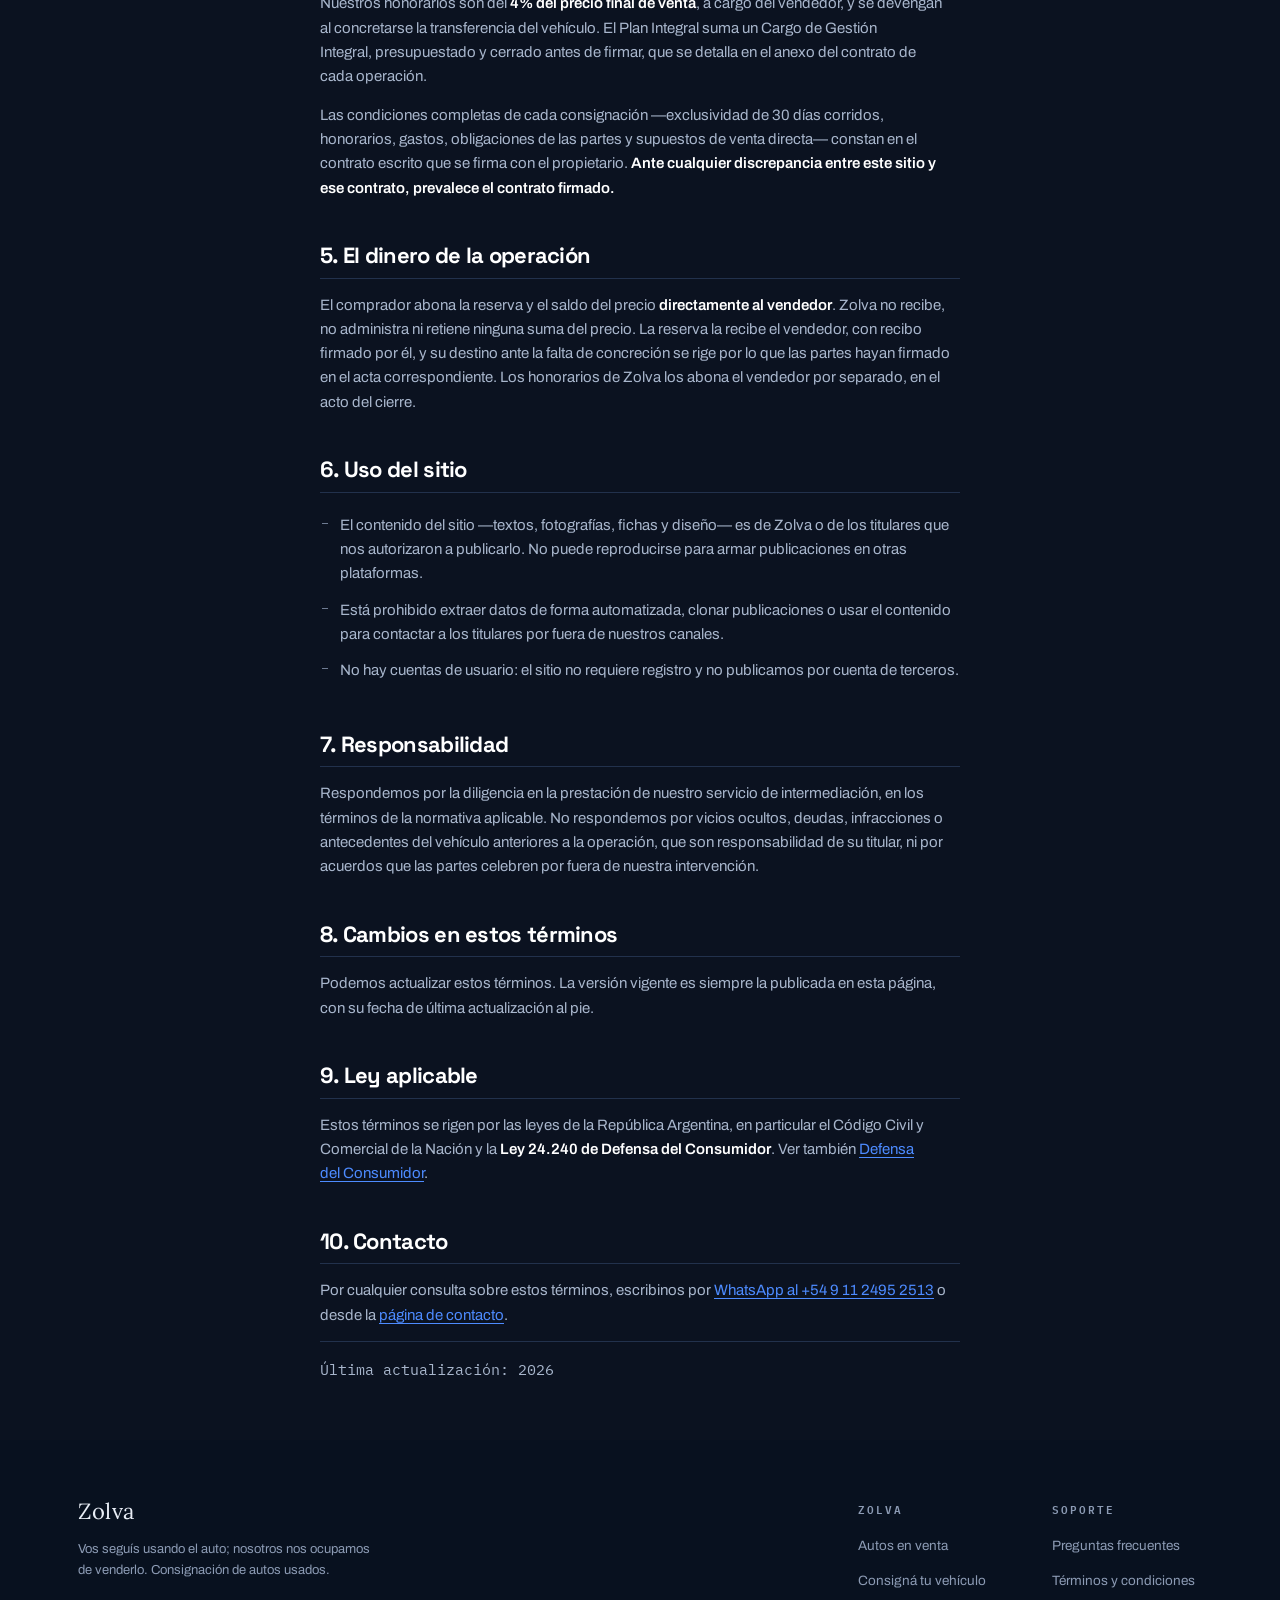
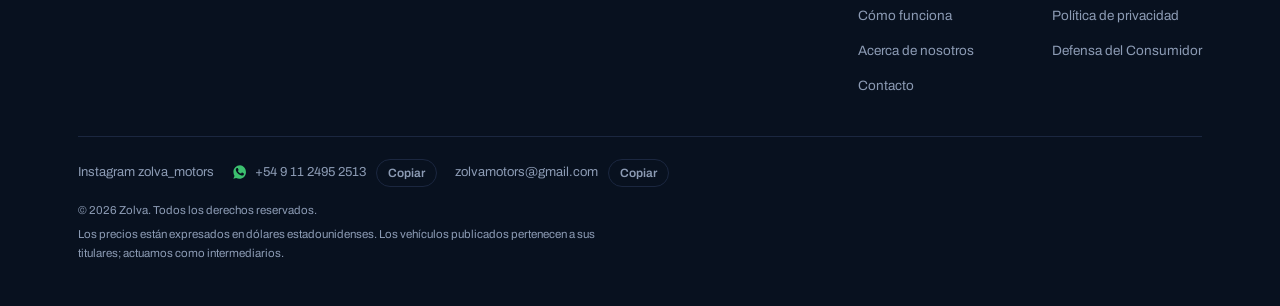
<file: terminos.html>
<!doctype html>
<!-- GENERADO por scripts/build-web.js — no editar a mano.
     Contenido en scripts/paginas/ y data/vehiculos.json -->
<html lang="es-AR">
<head>
  <meta charset="utf-8">
  <meta name="viewport" content="width=device-width, initial-scale=1">
  <title>Términos y condiciones — Zolva</title>
  <meta name="description" content="Condiciones de uso del sitio y del servicio de intermediación de Zolva: alcance, precios, publicaciones, comisión y limitaciones.">
  <meta name="theme-color" content="#0B1220">
  <meta name="color-scheme" content="dark">
  <link rel="canonical" href="https://zolvamotors.com.ar/terminos.html">
  <link rel="icon" href="data:image/svg+xml,%3Csvg xmlns='http://www.w3.org/2000/svg' viewBox='0 0 64 64'%3E%3Crect width='64' height='64' rx='5' fill='%2315181B'/%3E%3Cpath fill='white' d='M15 16 H49 V23 L23 41 H49 V48 H15 V41 L41 23 H15 Z'/%3E%3C/svg%3E">

  <meta property="og:type" content="website">
  <meta property="og:locale" content="es_AR">
  <meta property="og:site_name" content="Zolva">
  <meta property="og:title" content="Términos y condiciones — Zolva">
  <meta property="og:description" content="Condiciones de uso del sitio y del servicio de intermediación de Zolva: alcance, precios, publicaciones, comisión y limitaciones.">
  <meta property="og:url" content="https://zolvamotors.com.ar/terminos.html">
  <meta name="twitter:card" content="summary">

  <link rel="preconnect" href="https://fonts.googleapis.com">
  <link rel="preconnect" href="https://fonts.gstatic.com" crossorigin>
  <link rel="stylesheet" href="https://fonts.googleapis.com/css2?family=Space+Grotesk:wght@500;700&family=Archivo:wght@400;500;600;700&family=IBM+Plex+Mono:wght@500;600&family=Lora:wght@600&display=swap">
  <link rel="stylesheet" href="assets/styles.css">
  <script src="assets/config.js"></script>
  <!-- Meta Pixel Code -->
  <script>
!function(f,b,e,v,n,t,s)
{if(f.fbq)return;n=f.fbq=function(){n.callMethod?
n.callMethod.apply(n,arguments):n.queue.push(arguments)};
if(!f._fbq)f._fbq=n;n.push=n;n.loaded=!0;n.version='2.0';
n.queue=[];t=b.createElement(e);t.async=!0;
t.src=v;s=b.getElementsByTagName(e)[0];
s.parentNode.insertBefore(t,s)}(window, document,'script',
'https://connect.facebook.net/en_US/fbevents.js');
fbq('init', '2174834630073085');
fbq('track', 'PageView');
  </script>
  <noscript><img height="1" width="1" style="display:none" alt=""
  src="https://www.facebook.com/tr?id=2174834630073085&ev=PageView&noscript=1"></noscript>
  <!-- End Meta Pixel Code -->
</head>
<body class="pag-texto">
<a class="skip-link" href="#contenido">Saltar al contenido</a>
<p class="sr-only" id="copyStatus" role="status" aria-live="polite"></p>

<nav class="nav" id="top">
  <div class="wrap nav-in">
    <a class="logo" href="index.html" aria-label="Zolva, ir al catálogo" translate="no">
      <span class="logo-mark">Zolva</span>
      <span class="logo-tag">Consignación digital</span>
    </a>
    <div class="nav-links" id="navLinks">
        <a href="index.html">Autos</a>
        <a href="como-funciona.html">Cómo funciona</a>
        <a href="contacto.html">Contacto</a>
    </div>
    <div class="nav-actions">
      <a class="btn btn-primary" href="consigna-tu-auto.html">Consigná tu auto</a>
      <button class="nav-toggle" id="navToggle" type="button" aria-label="Abrir menú" aria-expanded="false" aria-controls="navLinks"><svg width="20" height="20" viewBox="0 0 24 24" fill="none" stroke="currentColor" stroke-width="2" stroke-linecap="round" aria-hidden="true"><path d="M3 6h18M3 12h18M3 18h18"/></svg></button>
    </div>
  </div>
</nav>

<main id="contenido">
<header class="wrap pag-head">
  <span class="eyebrow">Legales</span>
  <h1>Términos y condiciones</h1>
  <p>Condiciones de uso de zolvamotors.com.ar y del servicio de intermediación. Al usar el sitio o contactarnos, aceptás lo que sigue.</p>
</header>

<section>
  <div class="wrap prosa">

    <h2>1. Quiénes somos y qué hacemos</h2>
    <p>Zolva presta un servicio de <b>intermediación para la venta de vehículos usados</b> bajo la modalidad de consignación digital. No somos titulares registrales de los vehículos publicados, no los adquirimos para revender y no los tenemos en depósito: cada unidad pertenece a un particular y permanece en su poder.</p>
    <p>Nuestra obligación es <b>de medios, no de resultado</b>: nos comprometemos a desplegar la actividad comercial necesaria para vender el vehículo, no a que la venta ocurra en un plazo determinado.</p>

    <h2>2. Las publicaciones del catálogo</h2>
    <p>Los datos de cada publicación —marca, modelo, versión, año, kilometraje, estado documental y precio— provienen de la información y la documentación aportadas por el titular, contrastada con los informes que obtenemos antes de publicar. Hacemos un esfuerzo razonable para que sean exactos y actualizados.</p>
    <p>Aun así, la publicación <b>no reemplaza la inspección del vehículo</b>. Recomendamos a todo comprador revisar la unidad y hacerle una verificación mecánica con el profesional que elija antes de comprar.</p>
    <ul>
      <li>Los <b>precios están expresados en dólares estadounidenses</b>. Cualquier referencia en pesos es orientativa, se calcula con un tipo de cambio informado en el sitio y con su fecha, y no constituye una cotización ni una oferta en esa moneda.</li>
      <li>Las publicaciones <b>no constituyen una oferta vinculante</b> en los términos del art. 972 del Código Civil y Comercial: son una invitación a ofertar. El precio y las condiciones definitivas se acuerdan entre comprador y vendedor.</li>
      <li>Podemos modificar, pausar o dar de baja una publicación en cualquier momento, especialmente si el titular retira el vehículo o cambian sus condiciones.</li>
      <li>No publicamos el dominio (patente) ni la dirección exacta donde se encuentra el vehículo. Cada unidad se identifica con un código de publicación.</li>
    </ul>

    <h2>3. Lo que no ofrecemos</h2>
    <p>Para que no quede lugar a dudas:</p>
    <ul>
      <li><b>No otorgamos garantía</b> de ningún tipo sobre los vehículos publicados, ni propia ni extendida ni de terceros.</li>
      <li><b>No ofrecemos financiación</b> ni intermediamos en créditos, planes de ahorro o seguros.</li>
      <li><b>No garantizamos la venta</b> del vehículo ni un plazo para que ocurra.</li>
      <li>No somos parte de la compraventa: el contrato de compraventa se celebra entre el titular y el comprador.</li>
    </ul>

    <h2>4. La comisión</h2>
    <p>Nuestros honorarios son del <b>4% del precio final de venta</b>, a cargo del vendedor, y se devengan al concretarse la transferencia del vehículo. El Plan Integral suma un Cargo de Gestión Integral, presupuestado y cerrado antes de firmar, que se detalla en el anexo del contrato de cada operación.</p>
    <p>Las condiciones completas de cada consignación —exclusividad de 30 días corridos, honorarios, gastos, obligaciones de las partes y supuestos de venta directa— constan en el contrato escrito que se firma con el propietario. <b>Ante cualquier discrepancia entre este sitio y ese contrato, prevalece el contrato firmado.</b></p>

    <h2>5. El dinero de la operación</h2>
    <p>El comprador abona la reserva y el saldo del precio <b>directamente al vendedor</b>. Zolva no recibe, no administra ni retiene ninguna suma del precio. La reserva la recibe el vendedor, con recibo firmado por él, y su destino ante la falta de concreción se rige por lo que las partes hayan firmado en el acta correspondiente. Los honorarios de Zolva los abona el vendedor por separado, en el acto del cierre.</p>

    <h2>6. Uso del sitio</h2>
    <ul>
      <li>El contenido del sitio —textos, fotografías, fichas y diseño— es de Zolva o de los titulares que nos autorizaron a publicarlo. No puede reproducirse para armar publicaciones en otras plataformas.</li>
      <li>Está prohibido extraer datos de forma automatizada, clonar publicaciones o usar el contenido para contactar a los titulares por fuera de nuestros canales.</li>
      <li>No hay cuentas de usuario: el sitio no requiere registro y no publicamos por cuenta de terceros.</li>
    </ul>

    <h2>7. Responsabilidad</h2>
    <p>Respondemos por la diligencia en la prestación de nuestro servicio de intermediación, en los términos de la normativa aplicable. No respondemos por vicios ocultos, deudas, infracciones o antecedentes del vehículo anteriores a la operación, que son responsabilidad de su titular, ni por acuerdos que las partes celebren por fuera de nuestra intervención.</p>

    <h2>8. Cambios en estos términos</h2>
    <p>Podemos actualizar estos términos. La versión vigente es siempre la publicada en esta página, con su fecha de última actualización al pie.</p>

    <h2>9. Ley aplicable</h2>
    <p>Estos términos se rigen por las leyes de la República Argentina, en particular el Código Civil y Comercial de la Nación y la <b>Ley 24.240 de Defensa del Consumidor</b>. Ver también <a href="defensa-del-consumidor.html">Defensa del Consumidor</a>.</p>

    <h2>10. Contacto</h2>
    <p>Por cualquier consulta sobre estos términos, escribinos por <a href="https://wa.me/5491124952513" target="_blank" rel="noopener">WhatsApp al +54 9 11 2495 2513</a> o desde la <a href="contacto.html">página de contacto</a>.</p>

    <p class="pag-actualizado">Última actualización: 2026</p>
  </div>
</section>
</main>

<footer class="pie">
  <div class="wrap">
    <div class="pie-top">
      <div class="pie-marca">
        <span class="logo-lockup" translate="no"><span class="logo-mark">Zolva</span></span>
        <p>Vos seguís usando el auto; nosotros nos ocupamos de venderlo. Consignación de autos usados.</p>
      </div>
      <nav class="pie-cols" aria-label="Pie de página">
        <div>
          <p class="eyebrow">Zolva</p>
          <ul><li><a href="index.html">Autos en venta</a></li><li><a href="consigna-tu-auto.html">Consigná tu vehículo</a></li><li><a href="como-funciona.html">Cómo funciona</a></li><li><a href="nosotros.html">Acerca de nosotros</a></li><li><a href="contacto.html">Contacto</a></li></ul>
        </div>
        <div>
          <p class="eyebrow">Soporte</p>
          <ul><li><a href="preguntas-frecuentes.html">Preguntas frecuentes</a></li><li><a href="terminos.html">Términos y condiciones</a></li><li><a href="privacidad.html">Política de privacidad</a></li><li><a href="defensa-del-consumidor.html">Defensa del Consumidor</a></li></ul>
        </div>
      </nav>
    </div>
    
    <div class="pie-legal">
      <div class="pie-redes"><a class="foot-red" href="https://instagram.com/zolva_motors" target="_blank" rel="noopener">Instagram zolva_motors</a><span class="foot-dato"><a class="foot-red" href="https://wa.me/5491124952513" target="_blank" rel="noopener"><svg width="16" height="16" viewBox="0 0 24 24" fill="currentColor" aria-hidden="true"><path d="M12.04 2C6.58 2 2.13 6.45 2.13 11.91c0 2.1.55 4.15 1.6 5.96L2 22l4.25-1.11a9.87 9.87 0 0 0 4.79 1.22h.01c5.46 0 9.91-4.45 9.91-9.91C20.95 6.45 16.5 2 12.04 2Zm5.8 14.03c-.24.68-1.42 1.31-1.95 1.35-.5.05-1.14.28-3.68-.77-3.11-1.29-5.09-4.48-5.24-4.69-.15-.2-1.25-1.66-1.25-3.16 0-1.5.79-2.24 1.07-2.55.27-.3.6-.38.8-.38.2 0 .4 0 .58.01.19.01.44-.07.68.52.24.6.83 2.06.9 2.21.07.15.12.33.02.53-.1.2-.15.33-.3.5-.15.18-.31.4-.44.53-.15.15-.3.31-.13.6.17.3.76 1.25 1.63 2.02 1.12 1 2.06 1.31 2.36 1.46.3.15.47.13.64-.08.17-.2.74-.86.94-1.16.2-.3.4-.25.67-.15.27.1 1.71.81 2.01.96.3.15.5.22.57.35.07.13.07.73-.17 1.4Z"/></svg> +54&nbsp;9&nbsp;11&nbsp;2495&nbsp;2513</a><button class="copy" type="button" data-copy="+54 9 11 2495 2513" data-aviso="Número copiado">Copiar</button></span><span class="foot-dato"><a class="foot-red" href="mailto:zolvamotors@gmail.com">zolvamotors@gmail.com</a><button class="copy" type="button" data-copy="zolvamotors@gmail.com" data-aviso="Mail copiado">Copiar</button></span></div>
      <p>© 2026 Zolva. Todos los derechos reservados.</p>
      <p class="pie-aclara">Los precios están expresados en dólares estadounidenses. Los vehículos publicados pertenecen a sus titulares; actuamos como intermediarios.</p>
    </div>
  </div>
</footer>
<script src="assets/app.js" defer></script>
</body>
</html>
</file>
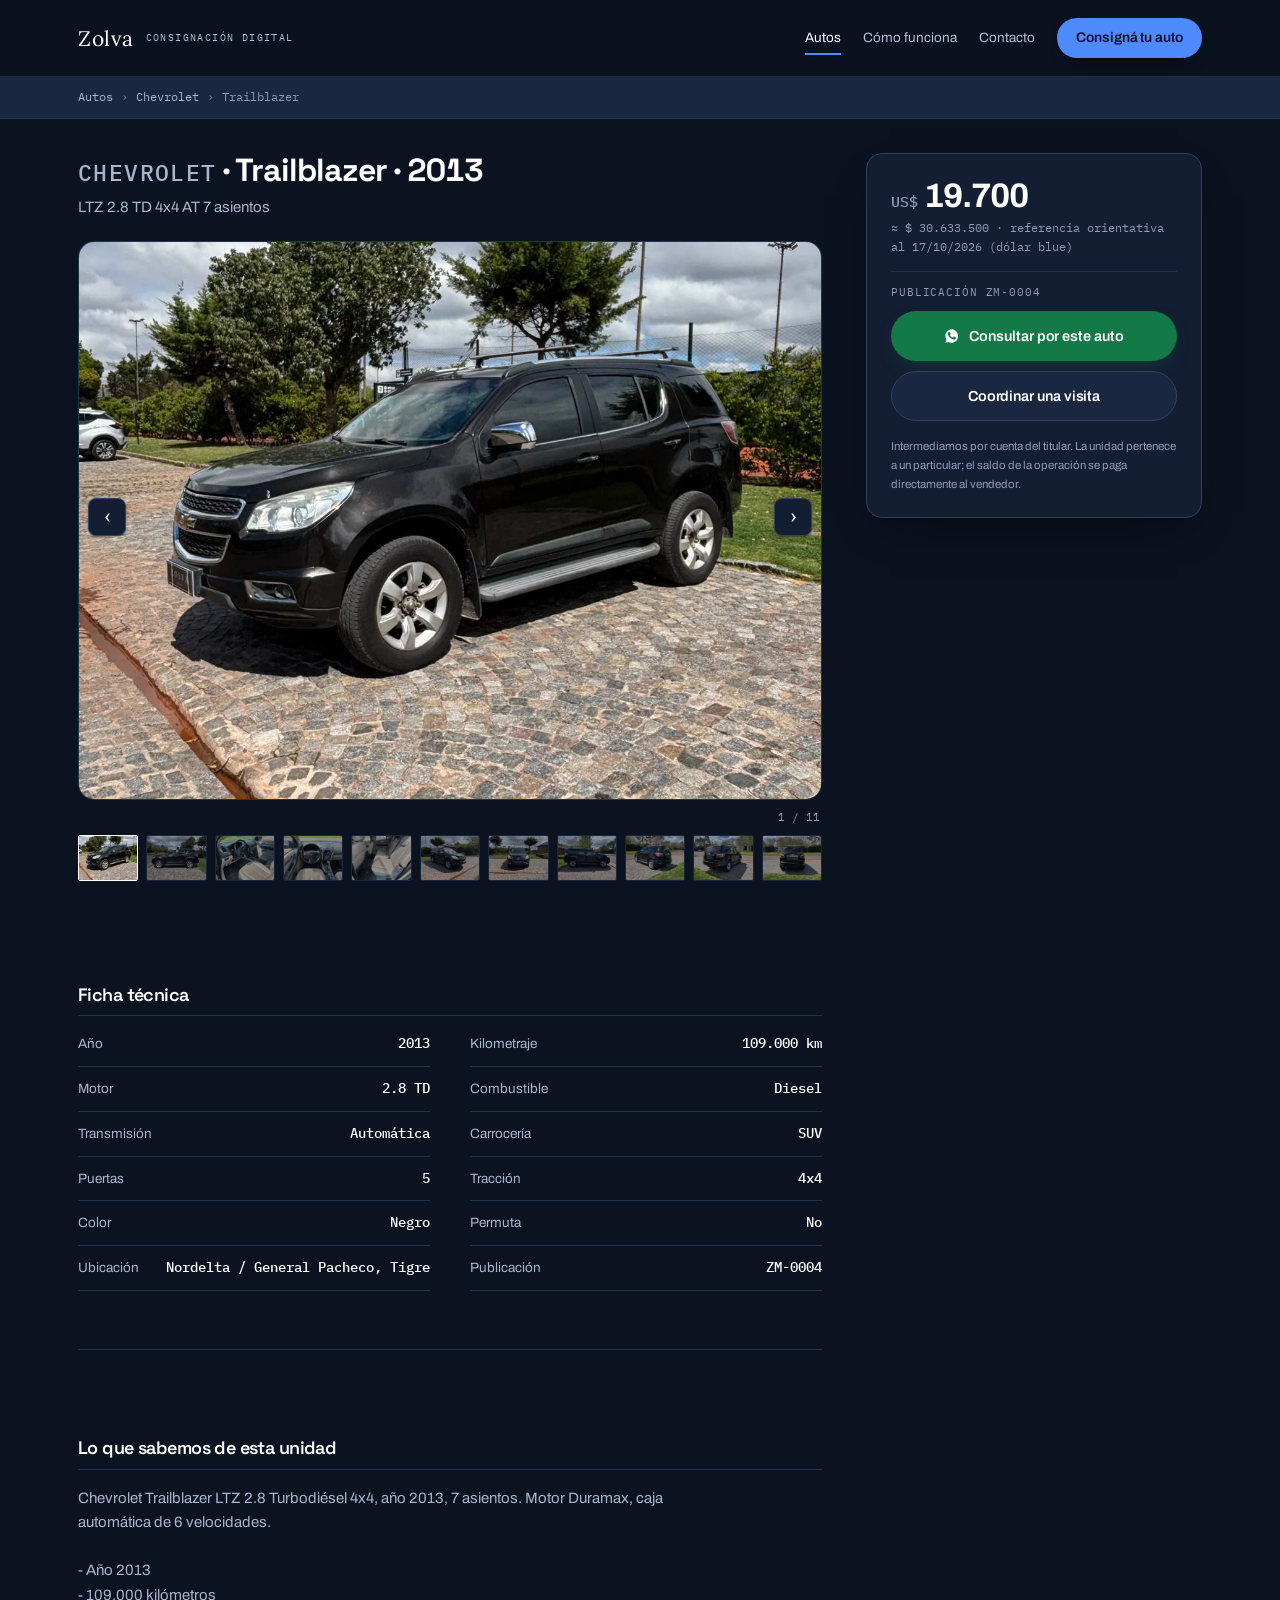
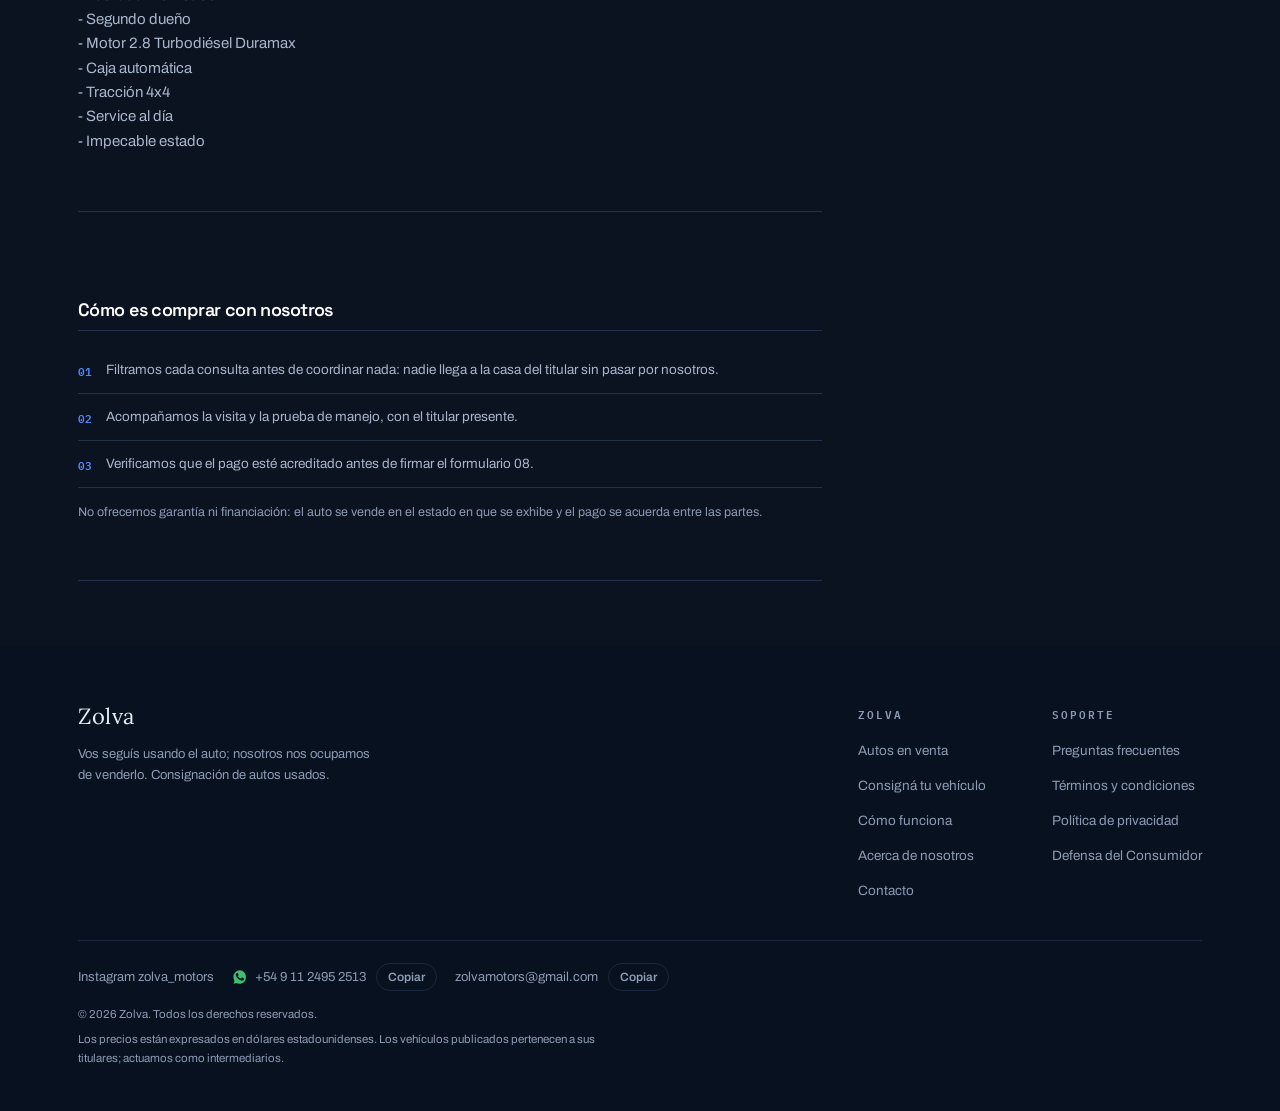
<file: autos/chevrolet-trailblazer-ltz-2-8-td-4x4-at-7-asientos-2013-zm-0004.html>
<!doctype html>
<!-- GENERADO por scripts/build-web.js — no editar a mano.
     Contenido en scripts/paginas/ y data/vehiculos.json -->
<html lang="es-AR">
<head>
  <meta charset="utf-8">
  <meta name="viewport" content="width=device-width, initial-scale=1">
  <title>Chevrolet Trailblazer LTZ 2.8 TD 4x4 AT 7 asientos 2013 — USD 19.700 · Zolva</title>
  <meta name="description" content="En venta: Chevrolet Trailblazer LTZ 2.8 TD 4x4 AT 7 asientos 2013, 109.000 km, automática, en Nordelta / General Pacheco. Publicación ZM-0004. Documentación verificada por Zolva.">
  <meta name="theme-color" content="#0B1220">
  <meta name="color-scheme" content="dark">
  <link rel="canonical" href="https://zolvamotors.com.ar/autos/chevrolet-trailblazer-ltz-2-8-td-4x4-at-7-asientos-2013-zm-0004.html">
  <link rel="icon" href="data:image/svg+xml,%3Csvg xmlns='http://www.w3.org/2000/svg' viewBox='0 0 64 64'%3E%3Crect width='64' height='64' rx='5' fill='%2315181B'/%3E%3Cpath fill='white' d='M15 16 H49 V23 L23 41 H49 V48 H15 V41 L41 23 H15 Z'/%3E%3C/svg%3E">

  <meta property="og:type" content="article">
  <meta property="og:locale" content="es_AR">
  <meta property="og:site_name" content="Zolva">
  <meta property="og:title" content="Chevrolet Trailblazer LTZ 2.8 TD 4x4 AT 7 asientos 2013 — USD 19.700 · Zolva">
  <meta property="og:description" content="En venta: Chevrolet Trailblazer LTZ 2.8 TD 4x4 AT 7 asientos 2013, 109.000 km, automática, en Nordelta / General Pacheco. Publicación ZM-0004. Documentación verificada por Zolva.">
  <meta property="og:url" content="https://zolvamotors.com.ar/autos/chevrolet-trailblazer-ltz-2-8-td-4x4-at-7-asientos-2013-zm-0004.html">
  <meta property="og:image" content="https://zolvamotors.com.ar/assets/autos/zm-0004/01.webp">
  <meta name="twitter:card" content="summary_large_image">

  <link rel="preconnect" href="https://fonts.googleapis.com">
  <link rel="preconnect" href="https://fonts.gstatic.com" crossorigin>
  <link rel="stylesheet" href="https://fonts.googleapis.com/css2?family=Space+Grotesk:wght@500;700&family=Archivo:wght@400;500;600;700&family=IBM+Plex+Mono:wght@500;600&family=Lora:wght@600&display=swap">
  <link rel="stylesheet" href="../assets/styles.css">
  <script src="../assets/config.js"></script>
<script type="application/ld+json">{"@context":"https://schema.org","@type":"Vehicle","name":"Chevrolet Trailblazer LTZ 2.8 TD 4x4 AT 7 asientos 2013","sku":"ZM-0004","brand":{"@type":"Brand","name":"Chevrolet"},"model":"Trailblazer","vehicleConfiguration":"LTZ 2.8 TD 4x4 AT 7 asientos","vehicleModelDate":"2013","productionDate":"2013","color":"Negro","bodyType":"SUV","numberOfDoors":5,"fuelType":"Diesel","vehicleTransmission":"Automática","driveWheelConfiguration":"4x4","vehicleEngine":{"@type":"EngineSpecification","name":"2.8 TD"},"mileageFromOdometer":{"@type":"QuantitativeValue","value":109000,"unitCode":"KMT"},"itemCondition":"https://schema.org/UsedCondition","description":"Chevrolet Trailblazer LTZ 2.8 Turbodiésel 4x4, año 2013, 7 asientos. Motor Duramax, caja automática de 6 velocidades.\n\n- Año 2013\n- 109.000 kilómetros\n- Segundo dueño\n- Motor 2.8 Turbodiésel Duramax\n- Caja automática\n- Tracción 4x4\n- Service al día\n- Impecable estado","url":"https://zolvamotors.com.ar/autos/chevrolet-trailblazer-ltz-2-8-td-4x4-at-7-asientos-2013-zm-0004.html","offers":{"@type":"Offer","price":19700,"priceCurrency":"USD","availability":"https://schema.org/InStock","itemCondition":"https://schema.org/UsedCondition","url":"https://zolvamotors.com.ar/autos/chevrolet-trailblazer-ltz-2-8-td-4x4-at-7-asientos-2013-zm-0004.html","seller":{"@type":"Organization","name":"Zolva","url":"https://zolvamotors.com.ar"}}}</script>
<script type="application/ld+json">{"@context":"https://schema.org","@type":"BreadcrumbList","itemListElement":[{"@type":"ListItem","position":1,"name":"Autos","item":"https://zolvamotors.com.ar/"},{"@type":"ListItem","position":2,"name":"Chevrolet","item":"https://zolvamotors.com.ar/?marca=Chevrolet"},{"@type":"ListItem","position":3,"name":"Trailblazer"}]}</script>
  <!-- Meta Pixel Code -->
  <script>
!function(f,b,e,v,n,t,s)
{if(f.fbq)return;n=f.fbq=function(){n.callMethod?
n.callMethod.apply(n,arguments):n.queue.push(arguments)};
if(!f._fbq)f._fbq=n;n.push=n;n.loaded=!0;n.version='2.0';
n.queue=[];t=b.createElement(e);t.async=!0;
t.src=v;s=b.getElementsByTagName(e)[0];
s.parentNode.insertBefore(t,s)}(window, document,'script',
'https://connect.facebook.net/en_US/fbevents.js');
fbq('init', '2174834630073085');
fbq('track', 'PageView');
fbq('track', 'ViewContent', {"content_ids":["ZM-0004"],"content_name":"Chevrolet Trailblazer LTZ 2.8 TD 4x4 AT 7 asientos 2013","content_type":"vehicle","value":19700,"currency":"USD"});
  </script>
  <noscript><img height="1" width="1" style="display:none" alt=""
  src="https://www.facebook.com/tr?id=2174834630073085&ev=PageView&noscript=1"></noscript>
  <!-- End Meta Pixel Code -->
</head>
<body class="pag-ficha">
<a class="skip-link" href="#contenido">Saltar al contenido</a>
<p class="sr-only" id="copyStatus" role="status" aria-live="polite"></p>

<nav class="nav" id="top">
  <div class="wrap nav-in">
    <a class="logo" href="../index.html" aria-label="Zolva, ir al catálogo" translate="no">
      <span class="logo-mark">Zolva</span>
      <span class="logo-tag">Consignación digital</span>
    </a>
    <div class="nav-links" id="navLinks">
        <a href="../index.html" class="active" aria-current="page">Autos</a>
        <a href="../como-funciona.html">Cómo funciona</a>
        <a href="../contacto.html">Contacto</a>
    </div>
    <div class="nav-actions">
      <a class="btn btn-primary" href="../consigna-tu-auto.html">Consigná tu auto</a>
      <button class="nav-toggle" id="navToggle" type="button" aria-label="Abrir menú" aria-expanded="false" aria-controls="navLinks"><svg width="20" height="20" viewBox="0 0 24 24" fill="none" stroke="currentColor" stroke-width="2" stroke-linecap="round" aria-hidden="true"><path d="M3 6h18M3 12h18M3 18h18"/></svg></button>
    </div>
  </div>
</nav>

<main id="contenido">

<nav class="breadcrumb" aria-label="Migas de pan">
  <div class="wrap">
    <ol class="mono">
      <li><a href="../index.html">Autos</a></li>
      <li><a href="../index.html?marca=Chevrolet">Chevrolet</a></li>
      <li aria-current="page">Trailblazer</li>
    </ol>
  </div>
</nav>

<div class="wrap ficha-grid">
  <div class="ficha-main">
    <header class="ficha-head">
      
      <h1><span class="mono ficha-h-marca">Chevrolet</span> · Trailblazer · <span class="num">2013</span></h1>
      <p class="ficha-version">LTZ 2.8 TD 4x4 AT 7 asientos</p>
    </header>

    <figure class="galeria" id="galeria" data-total="11">
      <ul class="gal-track" id="galTrack" role="list">
      <li class="gal-slide" id="foto-ZM-0004-1">
        <img src="../assets/autos/zm-0004/01.webp" alt="Chevrolet Trailblazer LTZ 2.8 TD 4x4 AT 7 asientos 2013 — foto 1 de 11" width="800" height="600" decoding="async">
      </li>
      <li class="gal-slide" id="foto-ZM-0004-2">
        <img src="../assets/autos/zm-0004/02.webp" alt="Chevrolet Trailblazer LTZ 2.8 TD 4x4 AT 7 asientos 2013 — foto 2 de 11" width="800" height="600" loading="lazy" decoding="async">
      </li>
      <li class="gal-slide" id="foto-ZM-0004-3">
        <img src="../assets/autos/zm-0004/03.webp" alt="Chevrolet Trailblazer LTZ 2.8 TD 4x4 AT 7 asientos 2013 — foto 3 de 11" width="800" height="600" loading="lazy" decoding="async">
      </li>
      <li class="gal-slide" id="foto-ZM-0004-4">
        <img src="../assets/autos/zm-0004/04.webp" alt="Chevrolet Trailblazer LTZ 2.8 TD 4x4 AT 7 asientos 2013 — foto 4 de 11" width="800" height="600" loading="lazy" decoding="async">
      </li>
      <li class="gal-slide" id="foto-ZM-0004-5">
        <img src="../assets/autos/zm-0004/05.webp" alt="Chevrolet Trailblazer LTZ 2.8 TD 4x4 AT 7 asientos 2013 — foto 5 de 11" width="800" height="600" loading="lazy" decoding="async">
      </li>
      <li class="gal-slide" id="foto-ZM-0004-6">
        <img src="../assets/autos/zm-0004/06.webp" alt="Chevrolet Trailblazer LTZ 2.8 TD 4x4 AT 7 asientos 2013 — foto 6 de 11" width="800" height="600" loading="lazy" decoding="async">
      </li>
      <li class="gal-slide" id="foto-ZM-0004-7">
        <img src="../assets/autos/zm-0004/07.webp" alt="Chevrolet Trailblazer LTZ 2.8 TD 4x4 AT 7 asientos 2013 — foto 7 de 11" width="800" height="600" loading="lazy" decoding="async">
      </li>
      <li class="gal-slide" id="foto-ZM-0004-8">
        <img src="../assets/autos/zm-0004/08.webp" alt="Chevrolet Trailblazer LTZ 2.8 TD 4x4 AT 7 asientos 2013 — foto 8 de 11" width="800" height="600" loading="lazy" decoding="async">
      </li>
      <li class="gal-slide" id="foto-ZM-0004-9">
        <img src="../assets/autos/zm-0004/09.webp" alt="Chevrolet Trailblazer LTZ 2.8 TD 4x4 AT 7 asientos 2013 — foto 9 de 11" width="800" height="600" loading="lazy" decoding="async">
      </li>
      <li class="gal-slide" id="foto-ZM-0004-10">
        <img src="../assets/autos/zm-0004/10.webp" alt="Chevrolet Trailblazer LTZ 2.8 TD 4x4 AT 7 asientos 2013 — foto 10 de 11" width="800" height="600" loading="lazy" decoding="async">
      </li>
      <li class="gal-slide" id="foto-ZM-0004-11">
        <img src="../assets/autos/zm-0004/11.webp" alt="Chevrolet Trailblazer LTZ 2.8 TD 4x4 AT 7 asientos 2013 — foto 11 de 11" width="800" height="600" loading="lazy" decoding="async">
      </li></ul>
      <button class="gal-nav gal-prev" type="button" aria-label="Foto anterior" hidden>‹</button>
      <button class="gal-nav gal-next" type="button" aria-label="Foto siguiente" hidden>›</button>
      <figcaption class="gal-contador mono"><span id="galN">1</span> / 11</figcaption>
      
    <ul class="gal-minis" role="list">
      <li><a href="#foto-ZM-0004-1" class="gal-mini" data-i="0" aria-label="Ver foto 1"><img src="../assets/autos/zm-0004/01.webp" alt="" width="160" height="120" loading="lazy"></a></li>
      <li><a href="#foto-ZM-0004-2" class="gal-mini" data-i="1" aria-label="Ver foto 2"><img src="../assets/autos/zm-0004/02.webp" alt="" width="160" height="120" loading="lazy"></a></li>
      <li><a href="#foto-ZM-0004-3" class="gal-mini" data-i="2" aria-label="Ver foto 3"><img src="../assets/autos/zm-0004/03.webp" alt="" width="160" height="120" loading="lazy"></a></li>
      <li><a href="#foto-ZM-0004-4" class="gal-mini" data-i="3" aria-label="Ver foto 4"><img src="../assets/autos/zm-0004/04.webp" alt="" width="160" height="120" loading="lazy"></a></li>
      <li><a href="#foto-ZM-0004-5" class="gal-mini" data-i="4" aria-label="Ver foto 5"><img src="../assets/autos/zm-0004/05.webp" alt="" width="160" height="120" loading="lazy"></a></li>
      <li><a href="#foto-ZM-0004-6" class="gal-mini" data-i="5" aria-label="Ver foto 6"><img src="../assets/autos/zm-0004/06.webp" alt="" width="160" height="120" loading="lazy"></a></li>
      <li><a href="#foto-ZM-0004-7" class="gal-mini" data-i="6" aria-label="Ver foto 7"><img src="../assets/autos/zm-0004/07.webp" alt="" width="160" height="120" loading="lazy"></a></li>
      <li><a href="#foto-ZM-0004-8" class="gal-mini" data-i="7" aria-label="Ver foto 8"><img src="../assets/autos/zm-0004/08.webp" alt="" width="160" height="120" loading="lazy"></a></li>
      <li><a href="#foto-ZM-0004-9" class="gal-mini" data-i="8" aria-label="Ver foto 9"><img src="../assets/autos/zm-0004/09.webp" alt="" width="160" height="120" loading="lazy"></a></li>
      <li><a href="#foto-ZM-0004-10" class="gal-mini" data-i="9" aria-label="Ver foto 10"><img src="../assets/autos/zm-0004/10.webp" alt="" width="160" height="120" loading="lazy"></a></li>
      <li><a href="#foto-ZM-0004-11" class="gal-mini" data-i="10" aria-label="Ver foto 11"><img src="../assets/autos/zm-0004/11.webp" alt="" width="160" height="120" loading="lazy"></a></li>
    </ul>
    </figure>


    <section class="ficha-bloque">
      <h2>Ficha técnica</h2>
      <dl class="tecnica"><div class="tec-fila"><dt>Año</dt><dd class="mono">2013</dd></div><div class="tec-fila"><dt>Kilometraje</dt><dd class="mono">109.000 km</dd></div><div class="tec-fila"><dt>Motor</dt><dd class="mono">2.8 TD</dd></div><div class="tec-fila"><dt>Combustible</dt><dd class="mono">Diesel</dd></div><div class="tec-fila"><dt>Transmisión</dt><dd class="mono">Automática</dd></div><div class="tec-fila"><dt>Carrocería</dt><dd class="mono">SUV</dd></div><div class="tec-fila"><dt>Puertas</dt><dd class="mono">5</dd></div><div class="tec-fila"><dt>Tracción</dt><dd class="mono">4x4</dd></div><div class="tec-fila"><dt>Color</dt><dd class="mono">Negro</dd></div><div class="tec-fila"><dt>Permuta</dt><dd class="mono">No</dd></div><div class="tec-fila"><dt>Ubicación</dt><dd class="mono">Nordelta / General Pacheco, Tigre</dd></div><div class="tec-fila"><dt>Publicación</dt><dd class="mono">ZM-0004</dd></div></dl>
    </section>

      <section class="ficha-bloque">
        <h2>Lo que sabemos de esta unidad</h2>
        <p class="ficha-desc">Chevrolet Trailblazer LTZ 2.8 Turbodiésel 4x4, año 2013, 7 asientos. Motor Duramax, caja automática de 6 velocidades.

- Año 2013
- 109.000 kilómetros
- Segundo dueño
- Motor 2.8 Turbodiésel Duramax
- Caja automática
- Tracción 4x4
- Service al día
- Impecable estado</p>
      </section>
    <section class="ficha-bloque compra">
      <h2>Cómo es comprar con nosotros</h2>
      <ol class="compra-lista">
        <li><span class="mono">01</span><p>Filtramos cada consulta antes de coordinar nada: nadie llega a la casa del titular sin pasar por nosotros.</p></li>
        <li><span class="mono">02</span><p>Acompañamos la visita y la prueba de manejo, con el titular presente.</p></li>
        <li><span class="mono">03</span><p>Verificamos que el pago esté acreditado antes de firmar el formulario 08.</p></li>
      </ol>
      <p class="compra-nota">No ofrecemos garantía ni financiación: el auto se vende en el estado en que se exhibe y el pago se acuerda entre las partes.</p>
    </section>
  </div>

  <aside class="ficha-panel">
    <div class="panel">
      
    <p class="precio-usd"><span class="cur">US$</span> <span class="num">19.700</span></p>
    <p class="precio-ars mono" data-usd="19700" hidden></p>
      <p class="panel-codigo mono">Publicación ZM-0004</p>
      <a class="btn btn-primary btn-wa-solid panel-btn" href="https://wa.me/5491124952513?text=Hola%2C%20me%20interesa%20el%20Chevrolet%20Trailblazer%20LTZ%202.8%20TD%204x4%20AT%207%20asientos%202013%20(publicaci%C3%B3n%20ZM-0004)." target="_blank" rel="noopener"><svg width="16" height="16" viewBox="0 0 24 24" fill="currentColor" aria-hidden="true"><path d="M12.04 2C6.58 2 2.13 6.45 2.13 11.91c0 2.1.55 4.15 1.6 5.96L2 22l4.25-1.11a9.87 9.87 0 0 0 4.79 1.22h.01c5.46 0 9.91-4.45 9.91-9.91C20.95 6.45 16.5 2 12.04 2Zm5.8 14.03c-.24.68-1.42 1.31-1.95 1.35-.5.05-1.14.28-3.68-.77-3.11-1.29-5.09-4.48-5.24-4.69-.15-.2-1.25-1.66-1.25-3.16 0-1.5.79-2.24 1.07-2.55.27-.3.6-.38.8-.38.2 0 .4 0 .58.01.19.01.44-.07.68.52.24.6.83 2.06.9 2.21.07.15.12.33.02.53-.1.2-.15.33-.3.5-.15.18-.31.4-.44.53-.15.15-.3.31-.13.6.17.3.76 1.25 1.63 2.02 1.12 1 2.06 1.31 2.36 1.46.3.15.47.13.64-.08.17-.2.74-.86.94-1.16.2-.3.4-.25.67-.15.27.1 1.71.81 2.01.96.3.15.5.22.57.35.07.13.07.73-.17 1.4Z"/></svg> Consultar por este auto</a>
      <a class="btn btn-ghost panel-btn" href="https://wa.me/5491124952513?text=Hola%2C%20quiero%20coordinar%20una%20visita%20para%20ver%20el%20Chevrolet%20Trailblazer%202013%20(ZM-0004)." target="_blank" rel="noopener">Coordinar una visita</a>
      <p class="panel-legal">Intermediamos por cuenta del titular. La unidad pertenece a un particular; el saldo de la operación se paga directamente al vendedor.</p>
    </div>
  </aside>
</div>


<div class="barra-movil" >
  <div class="barra-movil-in">
    <div>
      <p class="mono barra-cod">ZM-0004</p>
      <p class="barra-precio"><span class="cur">US$</span> 19.700</p>
    </div>
    <a class="btn btn-primary" href="https://wa.me/5491124952513?text=Hola%2C%20me%20interesa%20el%20Chevrolet%20Trailblazer%20LTZ%202.8%20TD%204x4%20AT%207%20asientos%202013%20(publicaci%C3%B3n%20ZM-0004)." target="_blank" rel="noopener">Consultar</a>
  </div>
</div>
</main>

<footer class="pie">
  <div class="wrap">
    <div class="pie-top">
      <div class="pie-marca">
        <span class="logo-lockup" translate="no"><span class="logo-mark">Zolva</span></span>
        <p>Vos seguís usando el auto; nosotros nos ocupamos de venderlo. Consignación de autos usados.</p>
      </div>
      <nav class="pie-cols" aria-label="Pie de página">
        <div>
          <p class="eyebrow">Zolva</p>
          <ul><li><a href="../index.html">Autos en venta</a></li><li><a href="../consigna-tu-auto.html">Consigná tu vehículo</a></li><li><a href="../como-funciona.html">Cómo funciona</a></li><li><a href="../nosotros.html">Acerca de nosotros</a></li><li><a href="../contacto.html">Contacto</a></li></ul>
        </div>
        <div>
          <p class="eyebrow">Soporte</p>
          <ul><li><a href="../preguntas-frecuentes.html">Preguntas frecuentes</a></li><li><a href="../terminos.html">Términos y condiciones</a></li><li><a href="../privacidad.html">Política de privacidad</a></li><li><a href="../defensa-del-consumidor.html">Defensa del Consumidor</a></li></ul>
        </div>
      </nav>
    </div>
    
    <div class="pie-legal">
      <div class="pie-redes"><a class="foot-red" href="https://instagram.com/zolva_motors" target="_blank" rel="noopener">Instagram zolva_motors</a><span class="foot-dato"><a class="foot-red" href="https://wa.me/5491124952513" target="_blank" rel="noopener"><svg width="16" height="16" viewBox="0 0 24 24" fill="currentColor" aria-hidden="true"><path d="M12.04 2C6.58 2 2.13 6.45 2.13 11.91c0 2.1.55 4.15 1.6 5.96L2 22l4.25-1.11a9.87 9.87 0 0 0 4.79 1.22h.01c5.46 0 9.91-4.45 9.91-9.91C20.95 6.45 16.5 2 12.04 2Zm5.8 14.03c-.24.68-1.42 1.31-1.95 1.35-.5.05-1.14.28-3.68-.77-3.11-1.29-5.09-4.48-5.24-4.69-.15-.2-1.25-1.66-1.25-3.16 0-1.5.79-2.24 1.07-2.55.27-.3.6-.38.8-.38.2 0 .4 0 .58.01.19.01.44-.07.68.52.24.6.83 2.06.9 2.21.07.15.12.33.02.53-.1.2-.15.33-.3.5-.15.18-.31.4-.44.53-.15.15-.3.31-.13.6.17.3.76 1.25 1.63 2.02 1.12 1 2.06 1.31 2.36 1.46.3.15.47.13.64-.08.17-.2.74-.86.94-1.16.2-.3.4-.25.67-.15.27.1 1.71.81 2.01.96.3.15.5.22.57.35.07.13.07.73-.17 1.4Z"/></svg> +54&nbsp;9&nbsp;11&nbsp;2495&nbsp;2513</a><button class="copy" type="button" data-copy="+54 9 11 2495 2513" data-aviso="Número copiado">Copiar</button></span><span class="foot-dato"><a class="foot-red" href="mailto:zolvamotors@gmail.com">zolvamotors@gmail.com</a><button class="copy" type="button" data-copy="zolvamotors@gmail.com" data-aviso="Mail copiado">Copiar</button></span></div>
      <p>© 2026 Zolva. Todos los derechos reservados.</p>
      <p class="pie-aclara">Los precios están expresados en dólares estadounidenses. Los vehículos publicados pertenecen a sus titulares; actuamos como intermediarios.</p>
    </div>
  </div>
</footer>
<script src="../assets/app.js" defer></script>
<script src="../assets/ficha.js" defer></script>
</body>
</html>
</file>
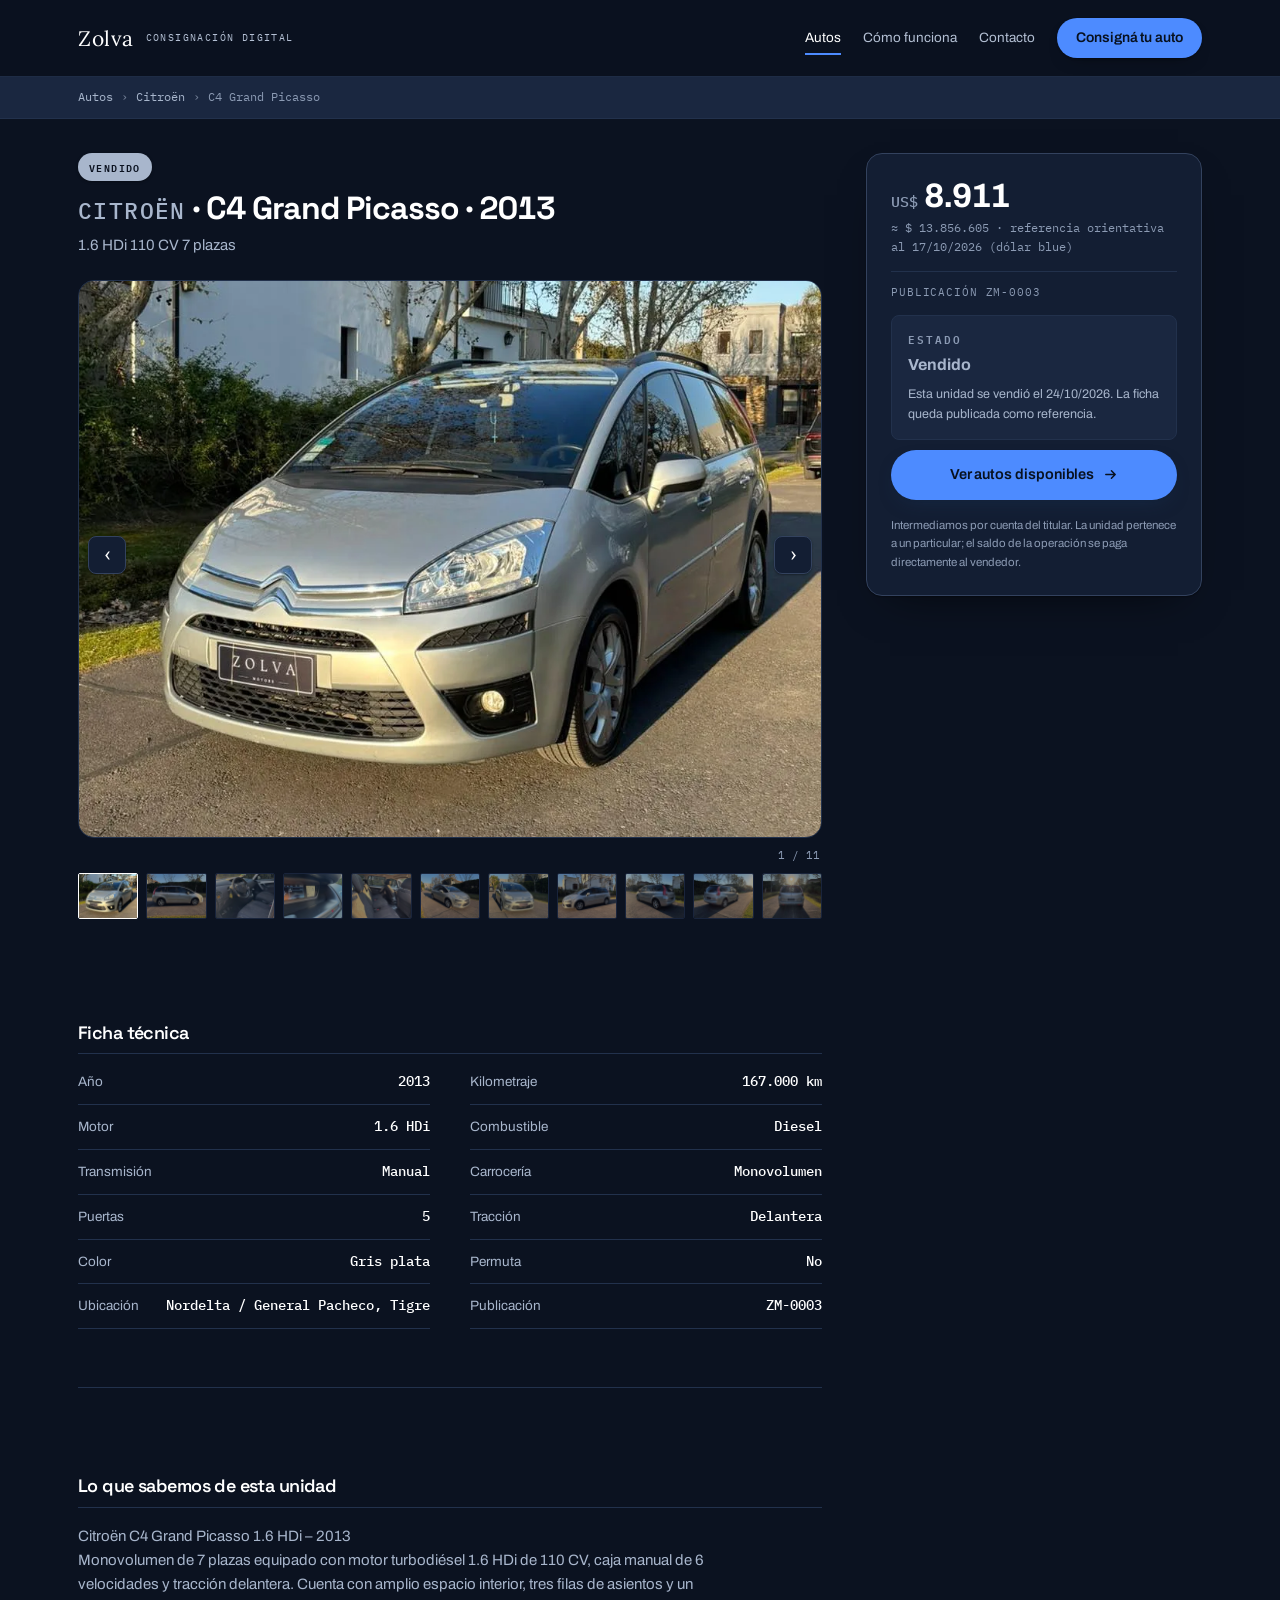
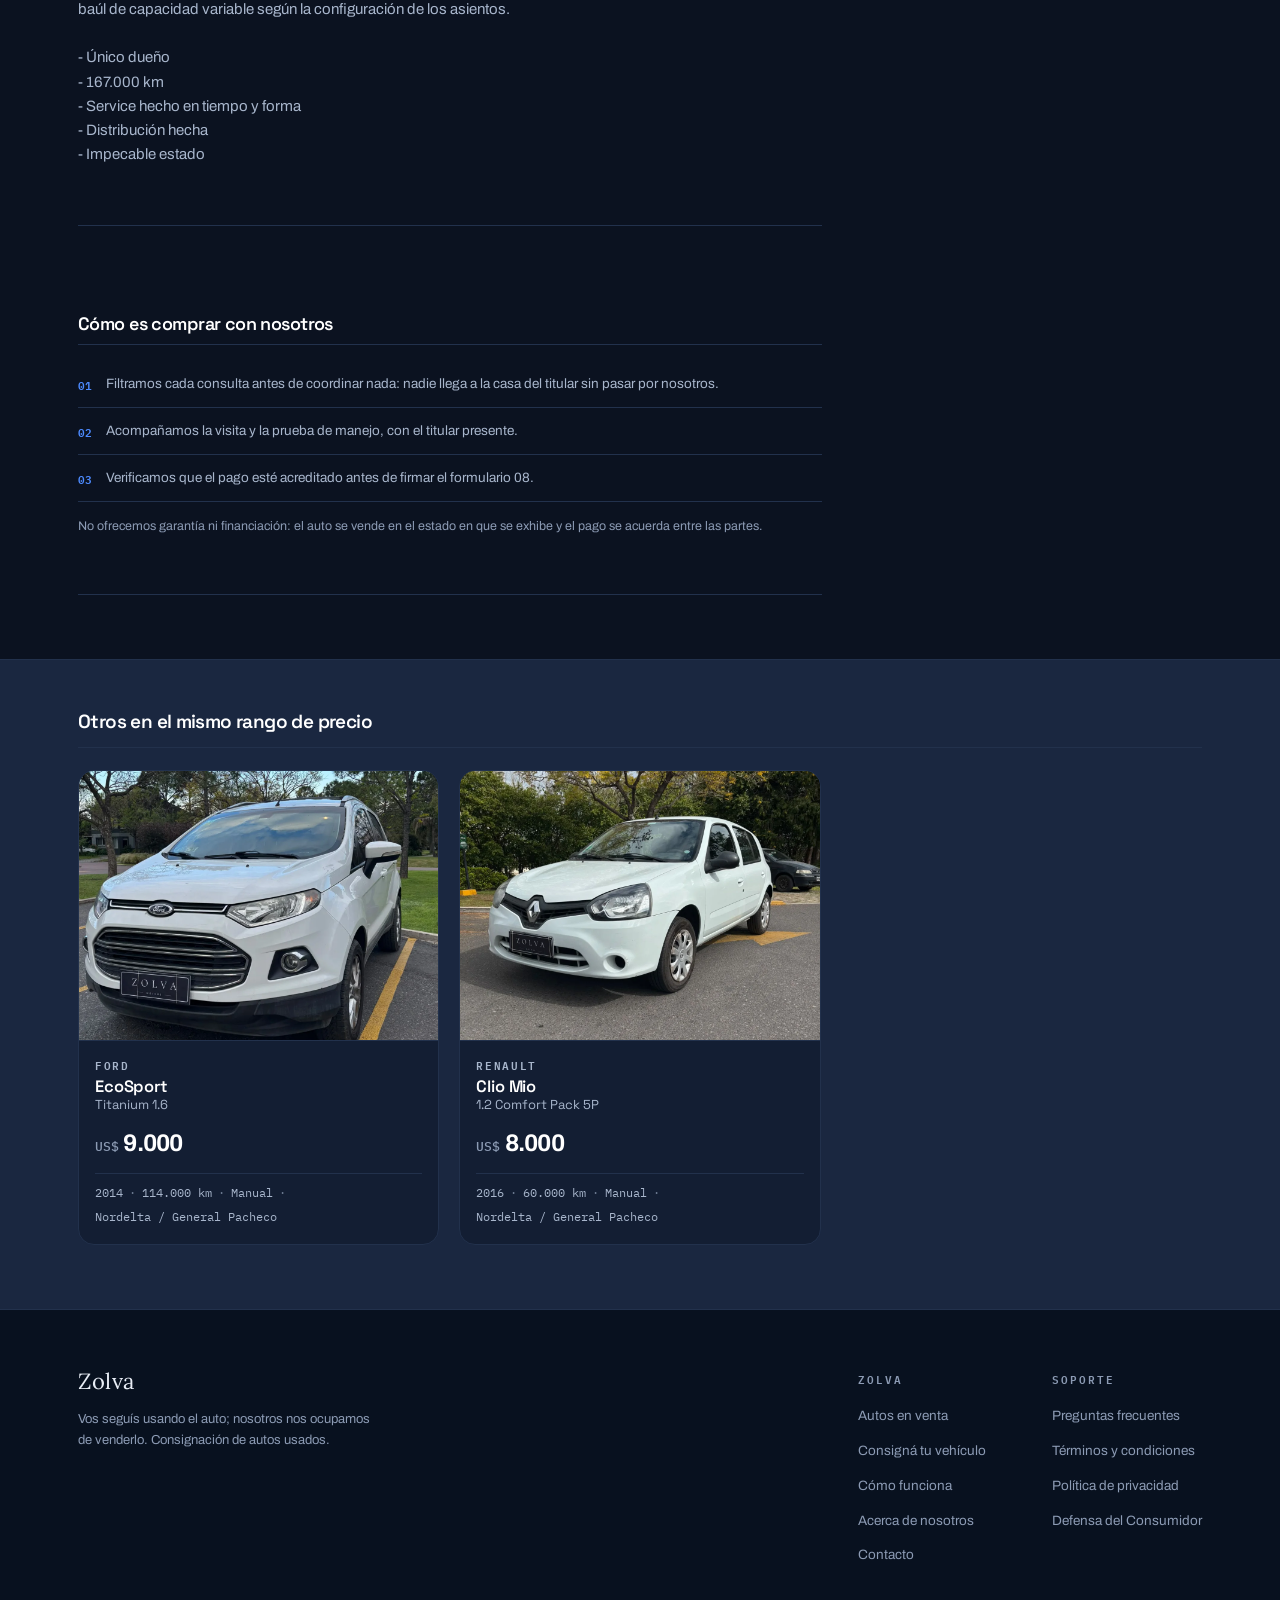
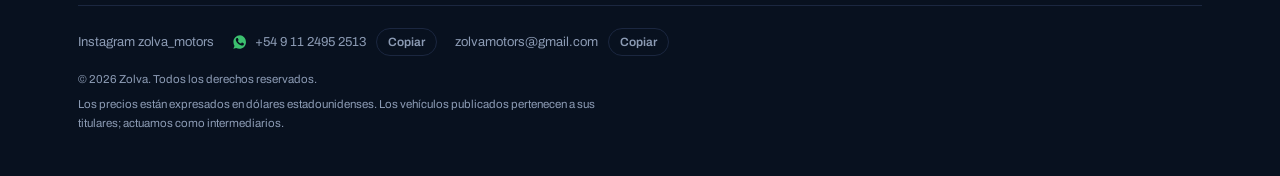
<file: autos/citroen-c4-grand-picasso-1-6-hdi-110-cv-7-plazas-2013-zm-0003.html>
<!doctype html>
<!-- GENERADO por scripts/build-web.js — no editar a mano.
     Contenido en scripts/paginas/ y data/vehiculos.json -->
<html lang="es-AR">
<head>
  <meta charset="utf-8">
  <meta name="viewport" content="width=device-width, initial-scale=1">
  <title>Citroën C4 Grand Picasso 1.6 HDi 110 CV 7 plazas 2013 — USD 8.911 · Zolva</title>
  <meta name="description" content="Vendido: Citroën C4 Grand Picasso 1.6 HDi 110 CV 7 plazas 2013, 167.000 km, manual, en Nordelta / General Pacheco. Publicación ZM-0003. Documentación verificada por Zolva.">
  <meta name="theme-color" content="#0B1220">
  <meta name="color-scheme" content="dark">
  <link rel="canonical" href="https://zolvamotors.com.ar/autos/citroen-c4-grand-picasso-1-6-hdi-110-cv-7-plazas-2013-zm-0003.html">
  <link rel="icon" href="data:image/svg+xml,%3Csvg xmlns='http://www.w3.org/2000/svg' viewBox='0 0 64 64'%3E%3Crect width='64' height='64' rx='5' fill='%2315181B'/%3E%3Cpath fill='white' d='M15 16 H49 V23 L23 41 H49 V48 H15 V41 L41 23 H15 Z'/%3E%3C/svg%3E">

  <meta property="og:type" content="article">
  <meta property="og:locale" content="es_AR">
  <meta property="og:site_name" content="Zolva">
  <meta property="og:title" content="Citroën C4 Grand Picasso 1.6 HDi 110 CV 7 plazas 2013 — USD 8.911 · Zolva">
  <meta property="og:description" content="Vendido: Citroën C4 Grand Picasso 1.6 HDi 110 CV 7 plazas 2013, 167.000 km, manual, en Nordelta / General Pacheco. Publicación ZM-0003. Documentación verificada por Zolva.">
  <meta property="og:url" content="https://zolvamotors.com.ar/autos/citroen-c4-grand-picasso-1-6-hdi-110-cv-7-plazas-2013-zm-0003.html">
  <meta property="og:image" content="https://zolvamotors.com.ar/assets/autos/zm-0003/01.webp">
  <meta name="twitter:card" content="summary_large_image">

  <link rel="preconnect" href="https://fonts.googleapis.com">
  <link rel="preconnect" href="https://fonts.gstatic.com" crossorigin>
  <link rel="stylesheet" href="https://fonts.googleapis.com/css2?family=Space+Grotesk:wght@500;700&family=Archivo:wght@400;500;600;700&family=IBM+Plex+Mono:wght@500;600&family=Lora:wght@600&display=swap">
  <link rel="stylesheet" href="../assets/styles.css">
  <script src="../assets/config.js"></script>
<script type="application/ld+json">{"@context":"https://schema.org","@type":"Vehicle","name":"Citroën C4 Grand Picasso 1.6 HDi 110 CV 7 plazas 2013","sku":"ZM-0003","brand":{"@type":"Brand","name":"Citroën"},"model":"C4 Grand Picasso","vehicleConfiguration":"1.6 HDi 110 CV 7 plazas","vehicleModelDate":"2013","productionDate":"2013","color":"Gris plata","bodyType":"Monovolumen","numberOfDoors":5,"fuelType":"Diesel","vehicleTransmission":"Manual","driveWheelConfiguration":"Delantera","vehicleEngine":{"@type":"EngineSpecification","name":"1.6 HDi"},"mileageFromOdometer":{"@type":"QuantitativeValue","value":167000,"unitCode":"KMT"},"itemCondition":"https://schema.org/UsedCondition","description":"Citroën C4 Grand Picasso 1.6 HDi – 2013\nMonovolumen de 7 plazas equipado con motor turbodiésel 1.6 HDi de 110 CV, caja manual de 6 velocidades y tracción delantera. Cuenta con amplio espacio interior, tres filas de asientos y un baúl de capacidad variable según la configuración de los asientos.\n\n- Único dueño\n- 167.000 km\n- Service hecho en tiempo y forma\n- Distribución hecha\n- Impecable estado","url":"https://zolvamotors.com.ar/autos/citroen-c4-grand-picasso-1-6-hdi-110-cv-7-plazas-2013-zm-0003.html","offers":{"@type":"Offer","price":8911,"priceCurrency":"USD","availability":"https://schema.org/SoldOut","itemCondition":"https://schema.org/UsedCondition","url":"https://zolvamotors.com.ar/autos/citroen-c4-grand-picasso-1-6-hdi-110-cv-7-plazas-2013-zm-0003.html","seller":{"@type":"Organization","name":"Zolva","url":"https://zolvamotors.com.ar"}}}</script>
<script type="application/ld+json">{"@context":"https://schema.org","@type":"BreadcrumbList","itemListElement":[{"@type":"ListItem","position":1,"name":"Autos","item":"https://zolvamotors.com.ar/"},{"@type":"ListItem","position":2,"name":"Citroën","item":"https://zolvamotors.com.ar/?marca=Citro%C3%ABn"},{"@type":"ListItem","position":3,"name":"C4 Grand Picasso"}]}</script>
  <!-- Meta Pixel Code -->
  <script>
!function(f,b,e,v,n,t,s)
{if(f.fbq)return;n=f.fbq=function(){n.callMethod?
n.callMethod.apply(n,arguments):n.queue.push(arguments)};
if(!f._fbq)f._fbq=n;n.push=n;n.loaded=!0;n.version='2.0';
n.queue=[];t=b.createElement(e);t.async=!0;
t.src=v;s=b.getElementsByTagName(e)[0];
s.parentNode.insertBefore(t,s)}(window, document,'script',
'https://connect.facebook.net/en_US/fbevents.js');
fbq('init', '2174834630073085');
fbq('track', 'PageView');
fbq('track', 'ViewContent', {"content_ids":["ZM-0003"],"content_name":"Citroën C4 Grand Picasso 1.6 HDi 110 CV 7 plazas 2013","content_type":"vehicle","value":8911,"currency":"USD"});
  </script>
  <noscript><img height="1" width="1" style="display:none" alt=""
  src="https://www.facebook.com/tr?id=2174834630073085&ev=PageView&noscript=1"></noscript>
  <!-- End Meta Pixel Code -->
</head>
<body class="pag-ficha">
<a class="skip-link" href="#contenido">Saltar al contenido</a>
<p class="sr-only" id="copyStatus" role="status" aria-live="polite"></p>

<nav class="nav" id="top">
  <div class="wrap nav-in">
    <a class="logo" href="../index.html" aria-label="Zolva, ir al catálogo" translate="no">
      <span class="logo-mark">Zolva</span>
      <span class="logo-tag">Consignación digital</span>
    </a>
    <div class="nav-links" id="navLinks">
        <a href="../index.html" class="active" aria-current="page">Autos</a>
        <a href="../como-funciona.html">Cómo funciona</a>
        <a href="../contacto.html">Contacto</a>
    </div>
    <div class="nav-actions">
      <a class="btn btn-primary" href="../consigna-tu-auto.html">Consigná tu auto</a>
      <button class="nav-toggle" id="navToggle" type="button" aria-label="Abrir menú" aria-expanded="false" aria-controls="navLinks"><svg width="20" height="20" viewBox="0 0 24 24" fill="none" stroke="currentColor" stroke-width="2" stroke-linecap="round" aria-hidden="true"><path d="M3 6h18M3 12h18M3 18h18"/></svg></button>
    </div>
  </div>
</nav>

<main id="contenido">

<nav class="breadcrumb" aria-label="Migas de pan">
  <div class="wrap">
    <ol class="mono">
      <li><a href="../index.html">Autos</a></li>
      <li><a href="../index.html?marca=Citro%C3%ABn">Citroën</a></li>
      <li aria-current="page">C4 Grand Picasso</li>
    </ol>
  </div>
</nav>

<div class="wrap ficha-grid">
  <div class="ficha-main">
    <header class="ficha-head">
      <span class="badge badge-vendido badge-inline">Vendido</span>
      <h1><span class="mono ficha-h-marca">Citroën</span> · C4 Grand Picasso · <span class="num">2013</span></h1>
      <p class="ficha-version">1.6 HDi 110 CV 7 plazas</p>
    </header>

    <figure class="galeria" id="galeria" data-total="11">
      <ul class="gal-track" id="galTrack" role="list">
      <li class="gal-slide" id="foto-ZM-0003-1">
        <img src="../assets/autos/zm-0003/01.webp" alt="Citroën C4 Grand Picasso 1.6 HDi 110 CV 7 plazas 2013 — foto 1 de 11" width="800" height="600" decoding="async">
      </li>
      <li class="gal-slide" id="foto-ZM-0003-2">
        <img src="../assets/autos/zm-0003/02.webp" alt="Citroën C4 Grand Picasso 1.6 HDi 110 CV 7 plazas 2013 — foto 2 de 11" width="800" height="600" loading="lazy" decoding="async">
      </li>
      <li class="gal-slide" id="foto-ZM-0003-3">
        <img src="../assets/autos/zm-0003/03.webp" alt="Citroën C4 Grand Picasso 1.6 HDi 110 CV 7 plazas 2013 — foto 3 de 11" width="800" height="600" loading="lazy" decoding="async">
      </li>
      <li class="gal-slide" id="foto-ZM-0003-4">
        <img src="../assets/autos/zm-0003/04.webp" alt="Citroën C4 Grand Picasso 1.6 HDi 110 CV 7 plazas 2013 — foto 4 de 11" width="800" height="600" loading="lazy" decoding="async">
      </li>
      <li class="gal-slide" id="foto-ZM-0003-5">
        <img src="../assets/autos/zm-0003/05.webp" alt="Citroën C4 Grand Picasso 1.6 HDi 110 CV 7 plazas 2013 — foto 5 de 11" width="800" height="600" loading="lazy" decoding="async">
      </li>
      <li class="gal-slide" id="foto-ZM-0003-6">
        <img src="../assets/autos/zm-0003/06.webp" alt="Citroën C4 Grand Picasso 1.6 HDi 110 CV 7 plazas 2013 — foto 6 de 11" width="800" height="600" loading="lazy" decoding="async">
      </li>
      <li class="gal-slide" id="foto-ZM-0003-7">
        <img src="../assets/autos/zm-0003/07.webp" alt="Citroën C4 Grand Picasso 1.6 HDi 110 CV 7 plazas 2013 — foto 7 de 11" width="800" height="600" loading="lazy" decoding="async">
      </li>
      <li class="gal-slide" id="foto-ZM-0003-8">
        <img src="../assets/autos/zm-0003/08.webp" alt="Citroën C4 Grand Picasso 1.6 HDi 110 CV 7 plazas 2013 — foto 8 de 11" width="800" height="600" loading="lazy" decoding="async">
      </li>
      <li class="gal-slide" id="foto-ZM-0003-9">
        <img src="../assets/autos/zm-0003/09.webp" alt="Citroën C4 Grand Picasso 1.6 HDi 110 CV 7 plazas 2013 — foto 9 de 11" width="800" height="600" loading="lazy" decoding="async">
      </li>
      <li class="gal-slide" id="foto-ZM-0003-10">
        <img src="../assets/autos/zm-0003/10.webp" alt="Citroën C4 Grand Picasso 1.6 HDi 110 CV 7 plazas 2013 — foto 10 de 11" width="800" height="600" loading="lazy" decoding="async">
      </li>
      <li class="gal-slide" id="foto-ZM-0003-11">
        <img src="../assets/autos/zm-0003/11.webp" alt="Citroën C4 Grand Picasso 1.6 HDi 110 CV 7 plazas 2013 — foto 11 de 11" width="800" height="600" loading="lazy" decoding="async">
      </li></ul>
      <button class="gal-nav gal-prev" type="button" aria-label="Foto anterior" hidden>‹</button>
      <button class="gal-nav gal-next" type="button" aria-label="Foto siguiente" hidden>›</button>
      <figcaption class="gal-contador mono"><span id="galN">1</span> / 11</figcaption>
      
    <ul class="gal-minis" role="list">
      <li><a href="#foto-ZM-0003-1" class="gal-mini" data-i="0" aria-label="Ver foto 1"><img src="../assets/autos/zm-0003/01.webp" alt="" width="160" height="120" loading="lazy"></a></li>
      <li><a href="#foto-ZM-0003-2" class="gal-mini" data-i="1" aria-label="Ver foto 2"><img src="../assets/autos/zm-0003/02.webp" alt="" width="160" height="120" loading="lazy"></a></li>
      <li><a href="#foto-ZM-0003-3" class="gal-mini" data-i="2" aria-label="Ver foto 3"><img src="../assets/autos/zm-0003/03.webp" alt="" width="160" height="120" loading="lazy"></a></li>
      <li><a href="#foto-ZM-0003-4" class="gal-mini" data-i="3" aria-label="Ver foto 4"><img src="../assets/autos/zm-0003/04.webp" alt="" width="160" height="120" loading="lazy"></a></li>
      <li><a href="#foto-ZM-0003-5" class="gal-mini" data-i="4" aria-label="Ver foto 5"><img src="../assets/autos/zm-0003/05.webp" alt="" width="160" height="120" loading="lazy"></a></li>
      <li><a href="#foto-ZM-0003-6" class="gal-mini" data-i="5" aria-label="Ver foto 6"><img src="../assets/autos/zm-0003/06.webp" alt="" width="160" height="120" loading="lazy"></a></li>
      <li><a href="#foto-ZM-0003-7" class="gal-mini" data-i="6" aria-label="Ver foto 7"><img src="../assets/autos/zm-0003/07.webp" alt="" width="160" height="120" loading="lazy"></a></li>
      <li><a href="#foto-ZM-0003-8" class="gal-mini" data-i="7" aria-label="Ver foto 8"><img src="../assets/autos/zm-0003/08.webp" alt="" width="160" height="120" loading="lazy"></a></li>
      <li><a href="#foto-ZM-0003-9" class="gal-mini" data-i="8" aria-label="Ver foto 9"><img src="../assets/autos/zm-0003/09.webp" alt="" width="160" height="120" loading="lazy"></a></li>
      <li><a href="#foto-ZM-0003-10" class="gal-mini" data-i="9" aria-label="Ver foto 10"><img src="../assets/autos/zm-0003/10.webp" alt="" width="160" height="120" loading="lazy"></a></li>
      <li><a href="#foto-ZM-0003-11" class="gal-mini" data-i="10" aria-label="Ver foto 11"><img src="../assets/autos/zm-0003/11.webp" alt="" width="160" height="120" loading="lazy"></a></li>
    </ul>
    </figure>


    <section class="ficha-bloque">
      <h2>Ficha técnica</h2>
      <dl class="tecnica"><div class="tec-fila"><dt>Año</dt><dd class="mono">2013</dd></div><div class="tec-fila"><dt>Kilometraje</dt><dd class="mono">167.000 km</dd></div><div class="tec-fila"><dt>Motor</dt><dd class="mono">1.6 HDi</dd></div><div class="tec-fila"><dt>Combustible</dt><dd class="mono">Diesel</dd></div><div class="tec-fila"><dt>Transmisión</dt><dd class="mono">Manual</dd></div><div class="tec-fila"><dt>Carrocería</dt><dd class="mono">Monovolumen</dd></div><div class="tec-fila"><dt>Puertas</dt><dd class="mono">5</dd></div><div class="tec-fila"><dt>Tracción</dt><dd class="mono">Delantera</dd></div><div class="tec-fila"><dt>Color</dt><dd class="mono">Gris plata</dd></div><div class="tec-fila"><dt>Permuta</dt><dd class="mono">No</dd></div><div class="tec-fila"><dt>Ubicación</dt><dd class="mono">Nordelta / General Pacheco, Tigre</dd></div><div class="tec-fila"><dt>Publicación</dt><dd class="mono">ZM-0003</dd></div></dl>
    </section>

      <section class="ficha-bloque">
        <h2>Lo que sabemos de esta unidad</h2>
        <p class="ficha-desc">Citroën C4 Grand Picasso 1.6 HDi – 2013
Monovolumen de 7 plazas equipado con motor turbodiésel 1.6 HDi de 110 CV, caja manual de 6 velocidades y tracción delantera. Cuenta con amplio espacio interior, tres filas de asientos y un baúl de capacidad variable según la configuración de los asientos.

- Único dueño
- 167.000 km
- Service hecho en tiempo y forma
- Distribución hecha
- Impecable estado</p>
      </section>
    <section class="ficha-bloque compra">
      <h2>Cómo es comprar con nosotros</h2>
      <ol class="compra-lista">
        <li><span class="mono">01</span><p>Filtramos cada consulta antes de coordinar nada: nadie llega a la casa del titular sin pasar por nosotros.</p></li>
        <li><span class="mono">02</span><p>Acompañamos la visita y la prueba de manejo, con el titular presente.</p></li>
        <li><span class="mono">03</span><p>Verificamos que el pago esté acreditado antes de firmar el formulario 08.</p></li>
      </ol>
      <p class="compra-nota">No ofrecemos garantía ni financiación: el auto se vende en el estado en que se exhibe y el pago se acuerda entre las partes.</p>
    </section>
  </div>

  <aside class="ficha-panel">
    <div class="panel">
      
    <p class="precio-usd"><span class="cur">US$</span> <span class="num">8.911</span></p>
    <p class="precio-ars mono" data-usd="8911" hidden></p>
      <p class="panel-codigo mono">Publicación ZM-0003</p>
      <div class="panel-aviso panel-vendido">
        <p class="eyebrow">Estado</p>
        <p class="panel-aviso-t">Vendido</p>
        <p>Esta unidad se vendió el 24/10/2026. La ficha queda publicada como referencia.</p>
      </div>
      <a class="btn btn-primary panel-btn" href="../index.html">Ver autos disponibles <svg class="i-flecha" width="15" height="15" viewBox="0 0 16 16" fill="none" aria-hidden="true"><path d="M3 8h10M9 4l4 4-4 4" stroke="currentColor" stroke-width="1.6" stroke-linecap="round" stroke-linejoin="round"/></svg></a>
      <p class="panel-legal">Intermediamos por cuenta del titular. La unidad pertenece a un particular; el saldo de la operación se paga directamente al vendedor.</p>
    </div>
  </aside>
</div>

<section class="similares" id="similares">
  <div class="wrap">
    <h2 class="similares-t">Otros en el mismo rango de precio</h2>
    <div class="grilla"><article class="auto" data-codigo="ZM-0005" data-reveal>
  <a class="auto-link" href="../autos/ford-ecosport-titanium-1-6-2014-zm-0005.html" aria-label="Ver ficha de Ford EcoSport Titanium 1.6 2014">
    <div class="auto-foto">
      
      <img src="../assets/autos/zm-0005/01.webp" alt="Ford EcoSport Titanium 1.6 2014" width="800" height="600" loading="lazy" decoding="async" onload="this.classList.add('ok')" onerror="this.classList.add('ok')">
    </div>
    <div class="auto-cuerpo">
      <p class="auto-marca">Ford</p>
      <h3 class="auto-modelo">EcoSport <span>Titanium 1.6</span></h3>
      <p class="auto-precio"><span class="cur">US$</span> 9.000</p>
      <p class="auto-datos mono"><span>2014</span><i aria-hidden="true">·</i><span>114.000 km</span><i aria-hidden="true">·</i><span>Manual</span><i aria-hidden="true">·</i><span>Nordelta / General Pacheco</span></p>
    </div>
  </a>
</article>
<article class="auto" data-codigo="ZM-0002" data-reveal>
  <a class="auto-link" href="../autos/renault-clio-mio-1-2-comfort-pack-5p-2016-zm-0002.html" aria-label="Ver ficha de Renault Clio Mio 1.2 Comfort Pack 5P 2016">
    <div class="auto-foto">
      
      <img src="../assets/autos/zm-0002/01.webp" alt="Renault Clio Mio 1.2 Comfort Pack 5P 2016" width="800" height="600" loading="lazy" decoding="async" onload="this.classList.add('ok')" onerror="this.classList.add('ok')">
    </div>
    <div class="auto-cuerpo">
      <p class="auto-marca">Renault</p>
      <h3 class="auto-modelo">Clio Mio <span>1.2 Comfort Pack 5P</span></h3>
      <p class="auto-precio"><span class="cur">US$</span> 8.000</p>
      <p class="auto-datos mono"><span>2016</span><i aria-hidden="true">·</i><span>60.000 km</span><i aria-hidden="true">·</i><span>Manual</span><i aria-hidden="true">·</i><span>Nordelta / General Pacheco</span></p>
    </div>
  </a>
</article></div>
  </div>
</section>

<div class="barra-movil" data-vendido="1">
  <div class="barra-movil-in">
    <div>
      <p class="mono barra-cod">ZM-0003</p>
      <p class="barra-precio"><span class="cur">US$</span> 8.911</p>
    </div>
    <a class="btn btn-ghost" href="../index.html">Ver disponibles</a>
  </div>
</div>
</main>

<footer class="pie">
  <div class="wrap">
    <div class="pie-top">
      <div class="pie-marca">
        <span class="logo-lockup" translate="no"><span class="logo-mark">Zolva</span></span>
        <p>Vos seguís usando el auto; nosotros nos ocupamos de venderlo. Consignación de autos usados.</p>
      </div>
      <nav class="pie-cols" aria-label="Pie de página">
        <div>
          <p class="eyebrow">Zolva</p>
          <ul><li><a href="../index.html">Autos en venta</a></li><li><a href="../consigna-tu-auto.html">Consigná tu vehículo</a></li><li><a href="../como-funciona.html">Cómo funciona</a></li><li><a href="../nosotros.html">Acerca de nosotros</a></li><li><a href="../contacto.html">Contacto</a></li></ul>
        </div>
        <div>
          <p class="eyebrow">Soporte</p>
          <ul><li><a href="../preguntas-frecuentes.html">Preguntas frecuentes</a></li><li><a href="../terminos.html">Términos y condiciones</a></li><li><a href="../privacidad.html">Política de privacidad</a></li><li><a href="../defensa-del-consumidor.html">Defensa del Consumidor</a></li></ul>
        </div>
      </nav>
    </div>
    
    <div class="pie-legal">
      <div class="pie-redes"><a class="foot-red" href="https://instagram.com/zolva_motors" target="_blank" rel="noopener">Instagram zolva_motors</a><span class="foot-dato"><a class="foot-red" href="https://wa.me/5491124952513" target="_blank" rel="noopener"><svg width="16" height="16" viewBox="0 0 24 24" fill="currentColor" aria-hidden="true"><path d="M12.04 2C6.58 2 2.13 6.45 2.13 11.91c0 2.1.55 4.15 1.6 5.96L2 22l4.25-1.11a9.87 9.87 0 0 0 4.79 1.22h.01c5.46 0 9.91-4.45 9.91-9.91C20.95 6.45 16.5 2 12.04 2Zm5.8 14.03c-.24.68-1.42 1.31-1.95 1.35-.5.05-1.14.28-3.68-.77-3.11-1.29-5.09-4.48-5.24-4.69-.15-.2-1.25-1.66-1.25-3.16 0-1.5.79-2.24 1.07-2.55.27-.3.6-.38.8-.38.2 0 .4 0 .58.01.19.01.44-.07.68.52.24.6.83 2.06.9 2.21.07.15.12.33.02.53-.1.2-.15.33-.3.5-.15.18-.31.4-.44.53-.15.15-.3.31-.13.6.17.3.76 1.25 1.63 2.02 1.12 1 2.06 1.31 2.36 1.46.3.15.47.13.64-.08.17-.2.74-.86.94-1.16.2-.3.4-.25.67-.15.27.1 1.71.81 2.01.96.3.15.5.22.57.35.07.13.07.73-.17 1.4Z"/></svg> +54&nbsp;9&nbsp;11&nbsp;2495&nbsp;2513</a><button class="copy" type="button" data-copy="+54 9 11 2495 2513" data-aviso="Número copiado">Copiar</button></span><span class="foot-dato"><a class="foot-red" href="mailto:zolvamotors@gmail.com">zolvamotors@gmail.com</a><button class="copy" type="button" data-copy="zolvamotors@gmail.com" data-aviso="Mail copiado">Copiar</button></span></div>
      <p>© 2026 Zolva. Todos los derechos reservados.</p>
      <p class="pie-aclara">Los precios están expresados en dólares estadounidenses. Los vehículos publicados pertenecen a sus titulares; actuamos como intermediarios.</p>
    </div>
  </div>
</footer>
<script src="../assets/app.js" defer></script>
<script src="../assets/ficha.js" defer></script>
</body>
</html>
</file>
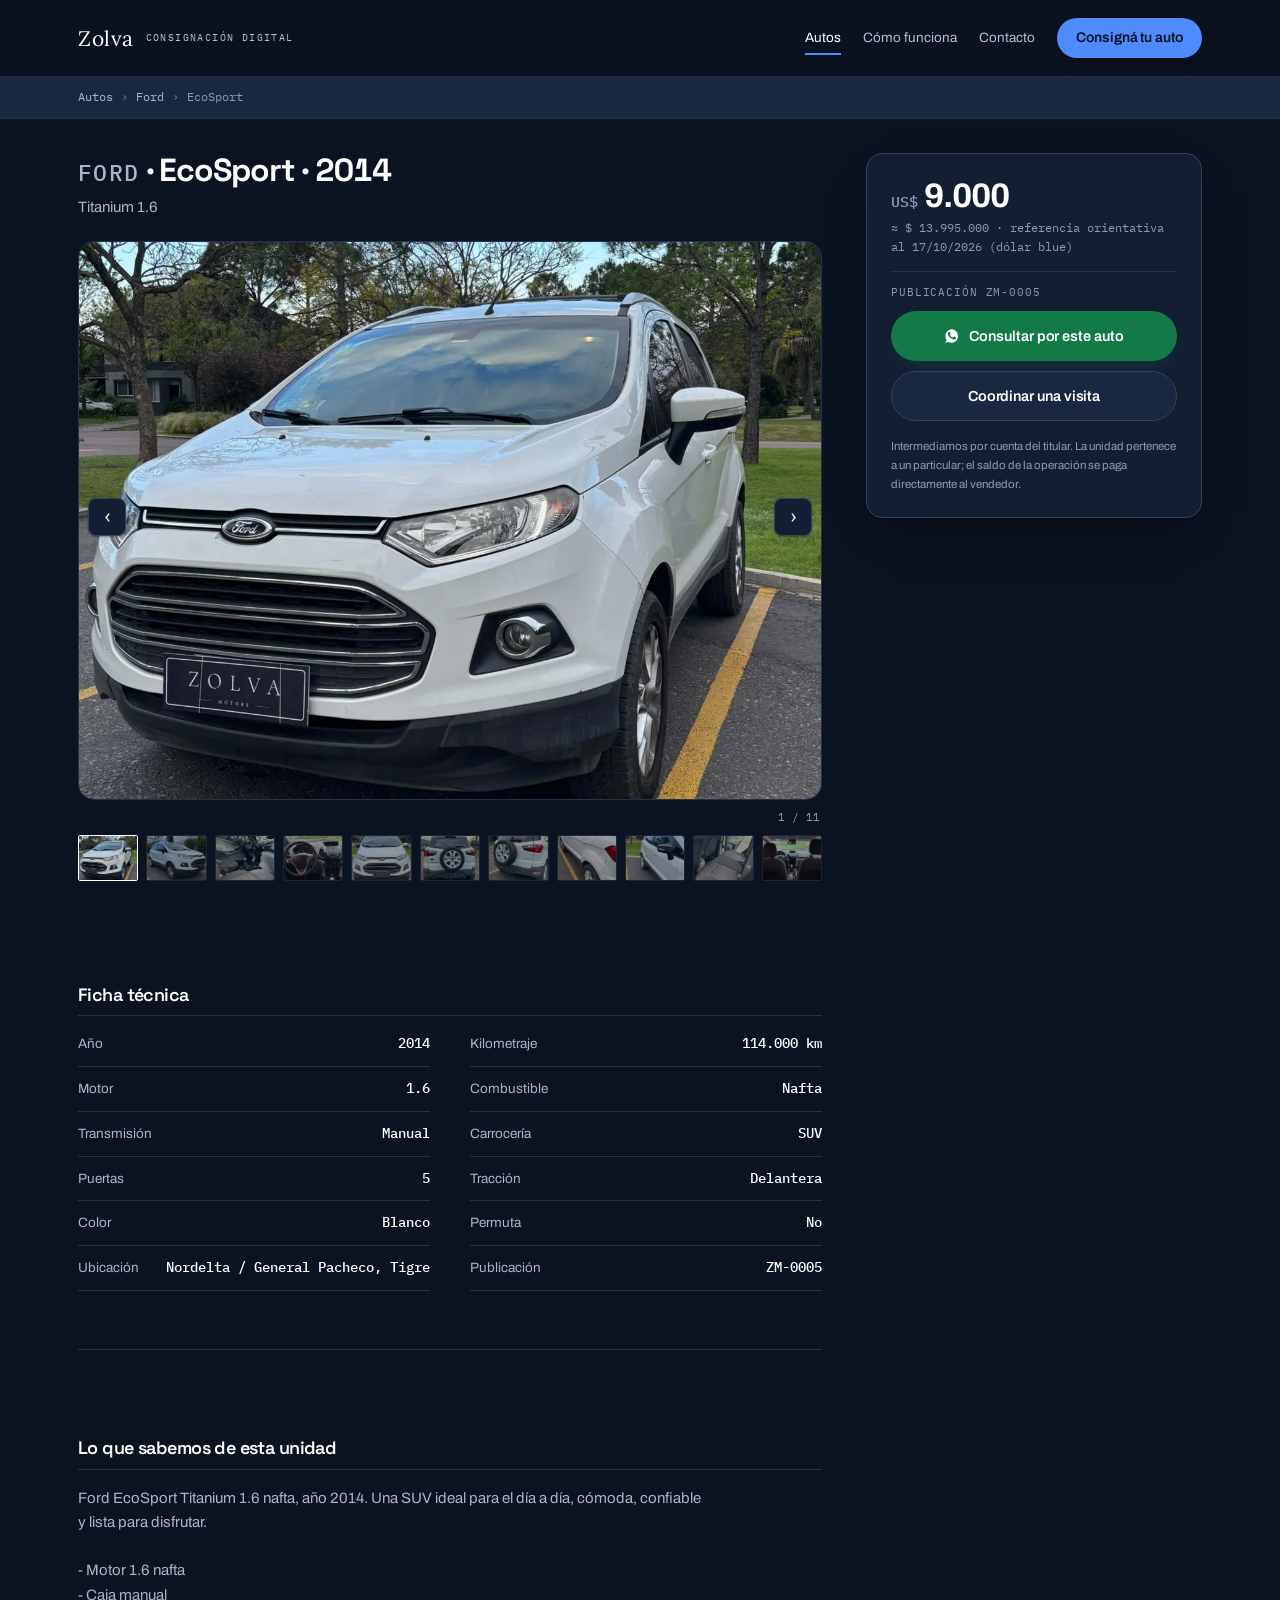
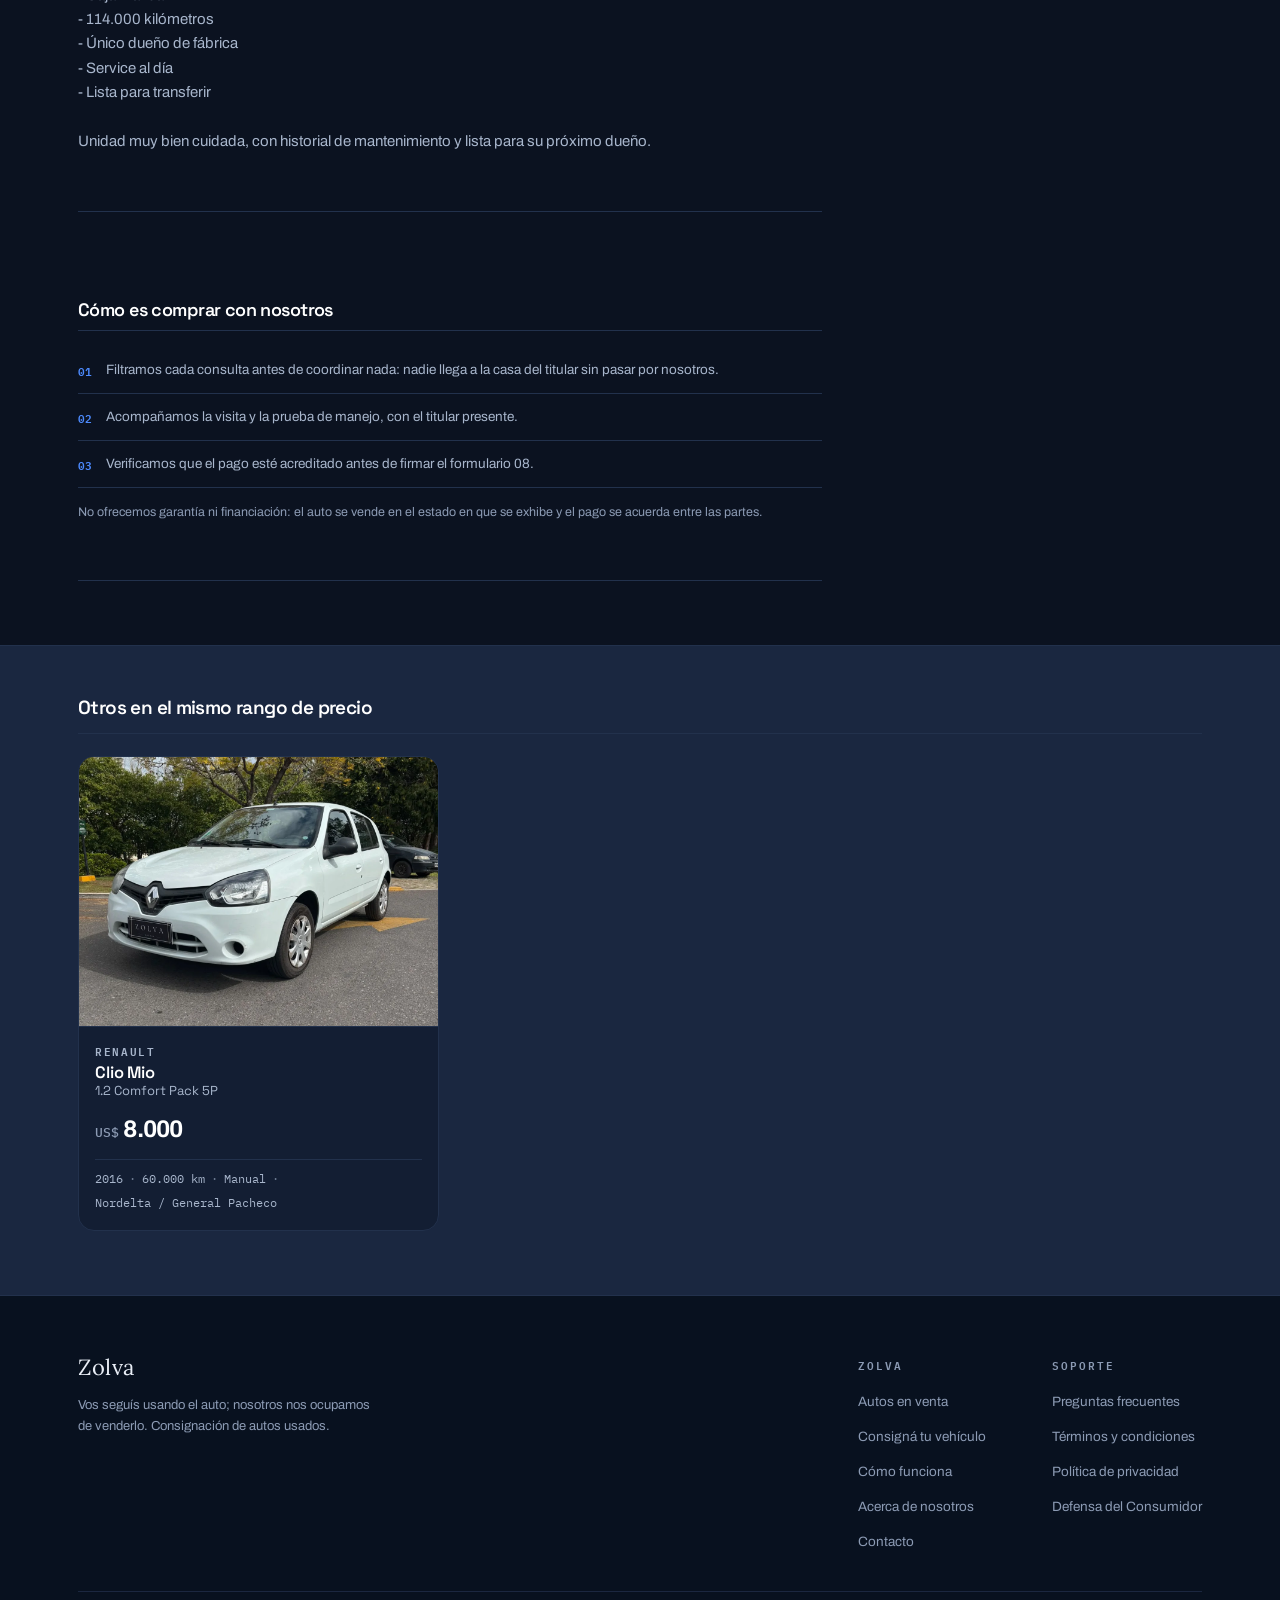
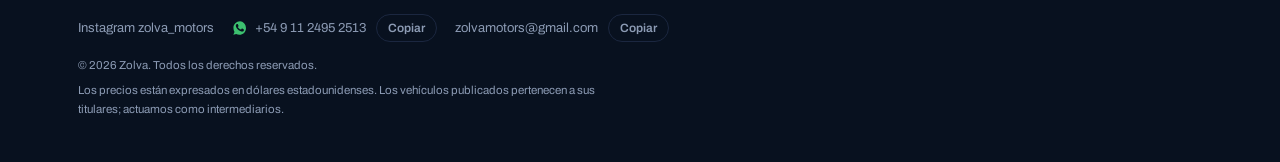
<file: autos/ford-ecosport-titanium-1-6-2014-zm-0005.html>
<!doctype html>
<!-- GENERADO por scripts/build-web.js — no editar a mano.
     Contenido en scripts/paginas/ y data/vehiculos.json -->
<html lang="es-AR">
<head>
  <meta charset="utf-8">
  <meta name="viewport" content="width=device-width, initial-scale=1">
  <title>Ford EcoSport Titanium 1.6 2014 — USD 9.000 · Zolva</title>
  <meta name="description" content="En venta: Ford EcoSport Titanium 1.6 2014, 114.000 km, manual, en Nordelta / General Pacheco. Publicación ZM-0005. Documentación verificada por Zolva.">
  <meta name="theme-color" content="#0B1220">
  <meta name="color-scheme" content="dark">
  <link rel="canonical" href="https://zolvamotors.com.ar/autos/ford-ecosport-titanium-1-6-2014-zm-0005.html">
  <link rel="icon" href="data:image/svg+xml,%3Csvg xmlns='http://www.w3.org/2000/svg' viewBox='0 0 64 64'%3E%3Crect width='64' height='64' rx='5' fill='%2315181B'/%3E%3Cpath fill='white' d='M15 16 H49 V23 L23 41 H49 V48 H15 V41 L41 23 H15 Z'/%3E%3C/svg%3E">

  <meta property="og:type" content="article">
  <meta property="og:locale" content="es_AR">
  <meta property="og:site_name" content="Zolva">
  <meta property="og:title" content="Ford EcoSport Titanium 1.6 2014 — USD 9.000 · Zolva">
  <meta property="og:description" content="En venta: Ford EcoSport Titanium 1.6 2014, 114.000 km, manual, en Nordelta / General Pacheco. Publicación ZM-0005. Documentación verificada por Zolva.">
  <meta property="og:url" content="https://zolvamotors.com.ar/autos/ford-ecosport-titanium-1-6-2014-zm-0005.html">
  <meta property="og:image" content="https://zolvamotors.com.ar/assets/autos/zm-0005/01.webp">
  <meta name="twitter:card" content="summary_large_image">

  <link rel="preconnect" href="https://fonts.googleapis.com">
  <link rel="preconnect" href="https://fonts.gstatic.com" crossorigin>
  <link rel="stylesheet" href="https://fonts.googleapis.com/css2?family=Space+Grotesk:wght@500;700&family=Archivo:wght@400;500;600;700&family=IBM+Plex+Mono:wght@500;600&family=Lora:wght@600&display=swap">
  <link rel="stylesheet" href="../assets/styles.css">
  <script src="../assets/config.js"></script>
<script type="application/ld+json">{"@context":"https://schema.org","@type":"Vehicle","name":"Ford EcoSport Titanium 1.6 2014","sku":"ZM-0005","brand":{"@type":"Brand","name":"Ford"},"model":"EcoSport","vehicleConfiguration":"Titanium 1.6","vehicleModelDate":"2014","productionDate":"2014","color":"Blanco","bodyType":"SUV","numberOfDoors":5,"fuelType":"Nafta","vehicleTransmission":"Manual","driveWheelConfiguration":"Delantera","vehicleEngine":{"@type":"EngineSpecification","name":"1.6"},"mileageFromOdometer":{"@type":"QuantitativeValue","value":114000,"unitCode":"KMT"},"itemCondition":"https://schema.org/UsedCondition","description":"Ford EcoSport Titanium 1.6 nafta, año 2014. Una SUV ideal para el día a día, cómoda, confiable y lista para disfrutar.\n\n- Motor 1.6 nafta\n- Caja manual\n- 114.000 kilómetros\n- Único dueño de fábrica\n- Service al día\n- Lista para transferir\n\nUnidad muy bien cuidada, con historial de mantenimiento y lista para su próximo dueño.","url":"https://zolvamotors.com.ar/autos/ford-ecosport-titanium-1-6-2014-zm-0005.html","offers":{"@type":"Offer","price":9000,"priceCurrency":"USD","availability":"https://schema.org/InStock","itemCondition":"https://schema.org/UsedCondition","url":"https://zolvamotors.com.ar/autos/ford-ecosport-titanium-1-6-2014-zm-0005.html","seller":{"@type":"Organization","name":"Zolva","url":"https://zolvamotors.com.ar"}}}</script>
<script type="application/ld+json">{"@context":"https://schema.org","@type":"BreadcrumbList","itemListElement":[{"@type":"ListItem","position":1,"name":"Autos","item":"https://zolvamotors.com.ar/"},{"@type":"ListItem","position":2,"name":"Ford","item":"https://zolvamotors.com.ar/?marca=Ford"},{"@type":"ListItem","position":3,"name":"EcoSport"}]}</script>
  <!-- Meta Pixel Code -->
  <script>
!function(f,b,e,v,n,t,s)
{if(f.fbq)return;n=f.fbq=function(){n.callMethod?
n.callMethod.apply(n,arguments):n.queue.push(arguments)};
if(!f._fbq)f._fbq=n;n.push=n;n.loaded=!0;n.version='2.0';
n.queue=[];t=b.createElement(e);t.async=!0;
t.src=v;s=b.getElementsByTagName(e)[0];
s.parentNode.insertBefore(t,s)}(window, document,'script',
'https://connect.facebook.net/en_US/fbevents.js');
fbq('init', '2174834630073085');
fbq('track', 'PageView');
fbq('track', 'ViewContent', {"content_ids":["ZM-0005"],"content_name":"Ford EcoSport Titanium 1.6 2014","content_type":"vehicle","value":9000,"currency":"USD"});
  </script>
  <noscript><img height="1" width="1" style="display:none" alt=""
  src="https://www.facebook.com/tr?id=2174834630073085&ev=PageView&noscript=1"></noscript>
  <!-- End Meta Pixel Code -->
</head>
<body class="pag-ficha">
<a class="skip-link" href="#contenido">Saltar al contenido</a>
<p class="sr-only" id="copyStatus" role="status" aria-live="polite"></p>

<nav class="nav" id="top">
  <div class="wrap nav-in">
    <a class="logo" href="../index.html" aria-label="Zolva, ir al catálogo" translate="no">
      <span class="logo-mark">Zolva</span>
      <span class="logo-tag">Consignación digital</span>
    </a>
    <div class="nav-links" id="navLinks">
        <a href="../index.html" class="active" aria-current="page">Autos</a>
        <a href="../como-funciona.html">Cómo funciona</a>
        <a href="../contacto.html">Contacto</a>
    </div>
    <div class="nav-actions">
      <a class="btn btn-primary" href="../consigna-tu-auto.html">Consigná tu auto</a>
      <button class="nav-toggle" id="navToggle" type="button" aria-label="Abrir menú" aria-expanded="false" aria-controls="navLinks"><svg width="20" height="20" viewBox="0 0 24 24" fill="none" stroke="currentColor" stroke-width="2" stroke-linecap="round" aria-hidden="true"><path d="M3 6h18M3 12h18M3 18h18"/></svg></button>
    </div>
  </div>
</nav>

<main id="contenido">

<nav class="breadcrumb" aria-label="Migas de pan">
  <div class="wrap">
    <ol class="mono">
      <li><a href="../index.html">Autos</a></li>
      <li><a href="../index.html?marca=Ford">Ford</a></li>
      <li aria-current="page">EcoSport</li>
    </ol>
  </div>
</nav>

<div class="wrap ficha-grid">
  <div class="ficha-main">
    <header class="ficha-head">
      
      <h1><span class="mono ficha-h-marca">Ford</span> · EcoSport · <span class="num">2014</span></h1>
      <p class="ficha-version">Titanium 1.6</p>
    </header>

    <figure class="galeria" id="galeria" data-total="11">
      <ul class="gal-track" id="galTrack" role="list">
      <li class="gal-slide" id="foto-ZM-0005-1">
        <img src="../assets/autos/zm-0005/01.webp" alt="Ford EcoSport Titanium 1.6 2014 — foto 1 de 11" width="800" height="600" decoding="async">
      </li>
      <li class="gal-slide" id="foto-ZM-0005-2">
        <img src="../assets/autos/zm-0005/02.webp" alt="Ford EcoSport Titanium 1.6 2014 — foto 2 de 11" width="800" height="600" loading="lazy" decoding="async">
      </li>
      <li class="gal-slide" id="foto-ZM-0005-3">
        <img src="../assets/autos/zm-0005/03.webp" alt="Ford EcoSport Titanium 1.6 2014 — foto 3 de 11" width="800" height="600" loading="lazy" decoding="async">
      </li>
      <li class="gal-slide" id="foto-ZM-0005-4">
        <img src="../assets/autos/zm-0005/04.webp" alt="Ford EcoSport Titanium 1.6 2014 — foto 4 de 11" width="800" height="600" loading="lazy" decoding="async">
      </li>
      <li class="gal-slide" id="foto-ZM-0005-5">
        <img src="../assets/autos/zm-0005/05.webp" alt="Ford EcoSport Titanium 1.6 2014 — foto 5 de 11" width="800" height="600" loading="lazy" decoding="async">
      </li>
      <li class="gal-slide" id="foto-ZM-0005-6">
        <img src="../assets/autos/zm-0005/06.webp" alt="Ford EcoSport Titanium 1.6 2014 — foto 6 de 11" width="800" height="600" loading="lazy" decoding="async">
      </li>
      <li class="gal-slide" id="foto-ZM-0005-7">
        <img src="../assets/autos/zm-0005/07.webp" alt="Ford EcoSport Titanium 1.6 2014 — foto 7 de 11" width="800" height="600" loading="lazy" decoding="async">
      </li>
      <li class="gal-slide" id="foto-ZM-0005-8">
        <img src="../assets/autos/zm-0005/08.webp" alt="Ford EcoSport Titanium 1.6 2014 — foto 8 de 11" width="800" height="600" loading="lazy" decoding="async">
      </li>
      <li class="gal-slide" id="foto-ZM-0005-9">
        <img src="../assets/autos/zm-0005/09.webp" alt="Ford EcoSport Titanium 1.6 2014 — foto 9 de 11" width="800" height="600" loading="lazy" decoding="async">
      </li>
      <li class="gal-slide" id="foto-ZM-0005-10">
        <img src="../assets/autos/zm-0005/10.webp" alt="Ford EcoSport Titanium 1.6 2014 — foto 10 de 11" width="800" height="600" loading="lazy" decoding="async">
      </li>
      <li class="gal-slide" id="foto-ZM-0005-11">
        <img src="../assets/autos/zm-0005/11.webp" alt="Ford EcoSport Titanium 1.6 2014 — foto 11 de 11" width="800" height="600" loading="lazy" decoding="async">
      </li></ul>
      <button class="gal-nav gal-prev" type="button" aria-label="Foto anterior" hidden>‹</button>
      <button class="gal-nav gal-next" type="button" aria-label="Foto siguiente" hidden>›</button>
      <figcaption class="gal-contador mono"><span id="galN">1</span> / 11</figcaption>
      
    <ul class="gal-minis" role="list">
      <li><a href="#foto-ZM-0005-1" class="gal-mini" data-i="0" aria-label="Ver foto 1"><img src="../assets/autos/zm-0005/01.webp" alt="" width="160" height="120" loading="lazy"></a></li>
      <li><a href="#foto-ZM-0005-2" class="gal-mini" data-i="1" aria-label="Ver foto 2"><img src="../assets/autos/zm-0005/02.webp" alt="" width="160" height="120" loading="lazy"></a></li>
      <li><a href="#foto-ZM-0005-3" class="gal-mini" data-i="2" aria-label="Ver foto 3"><img src="../assets/autos/zm-0005/03.webp" alt="" width="160" height="120" loading="lazy"></a></li>
      <li><a href="#foto-ZM-0005-4" class="gal-mini" data-i="3" aria-label="Ver foto 4"><img src="../assets/autos/zm-0005/04.webp" alt="" width="160" height="120" loading="lazy"></a></li>
      <li><a href="#foto-ZM-0005-5" class="gal-mini" data-i="4" aria-label="Ver foto 5"><img src="../assets/autos/zm-0005/05.webp" alt="" width="160" height="120" loading="lazy"></a></li>
      <li><a href="#foto-ZM-0005-6" class="gal-mini" data-i="5" aria-label="Ver foto 6"><img src="../assets/autos/zm-0005/06.webp" alt="" width="160" height="120" loading="lazy"></a></li>
      <li><a href="#foto-ZM-0005-7" class="gal-mini" data-i="6" aria-label="Ver foto 7"><img src="../assets/autos/zm-0005/07.webp" alt="" width="160" height="120" loading="lazy"></a></li>
      <li><a href="#foto-ZM-0005-8" class="gal-mini" data-i="7" aria-label="Ver foto 8"><img src="../assets/autos/zm-0005/08.webp" alt="" width="160" height="120" loading="lazy"></a></li>
      <li><a href="#foto-ZM-0005-9" class="gal-mini" data-i="8" aria-label="Ver foto 9"><img src="../assets/autos/zm-0005/09.webp" alt="" width="160" height="120" loading="lazy"></a></li>
      <li><a href="#foto-ZM-0005-10" class="gal-mini" data-i="9" aria-label="Ver foto 10"><img src="../assets/autos/zm-0005/10.webp" alt="" width="160" height="120" loading="lazy"></a></li>
      <li><a href="#foto-ZM-0005-11" class="gal-mini" data-i="10" aria-label="Ver foto 11"><img src="../assets/autos/zm-0005/11.webp" alt="" width="160" height="120" loading="lazy"></a></li>
    </ul>
    </figure>


    <section class="ficha-bloque">
      <h2>Ficha técnica</h2>
      <dl class="tecnica"><div class="tec-fila"><dt>Año</dt><dd class="mono">2014</dd></div><div class="tec-fila"><dt>Kilometraje</dt><dd class="mono">114.000 km</dd></div><div class="tec-fila"><dt>Motor</dt><dd class="mono">1.6</dd></div><div class="tec-fila"><dt>Combustible</dt><dd class="mono">Nafta</dd></div><div class="tec-fila"><dt>Transmisión</dt><dd class="mono">Manual</dd></div><div class="tec-fila"><dt>Carrocería</dt><dd class="mono">SUV</dd></div><div class="tec-fila"><dt>Puertas</dt><dd class="mono">5</dd></div><div class="tec-fila"><dt>Tracción</dt><dd class="mono">Delantera</dd></div><div class="tec-fila"><dt>Color</dt><dd class="mono">Blanco</dd></div><div class="tec-fila"><dt>Permuta</dt><dd class="mono">No</dd></div><div class="tec-fila"><dt>Ubicación</dt><dd class="mono">Nordelta / General Pacheco, Tigre</dd></div><div class="tec-fila"><dt>Publicación</dt><dd class="mono">ZM-0005</dd></div></dl>
    </section>

      <section class="ficha-bloque">
        <h2>Lo que sabemos de esta unidad</h2>
        <p class="ficha-desc">Ford EcoSport Titanium 1.6 nafta, año 2014. Una SUV ideal para el día a día, cómoda, confiable y lista para disfrutar.

- Motor 1.6 nafta
- Caja manual
- 114.000 kilómetros
- Único dueño de fábrica
- Service al día
- Lista para transferir

Unidad muy bien cuidada, con historial de mantenimiento y lista para su próximo dueño.</p>
      </section>
    <section class="ficha-bloque compra">
      <h2>Cómo es comprar con nosotros</h2>
      <ol class="compra-lista">
        <li><span class="mono">01</span><p>Filtramos cada consulta antes de coordinar nada: nadie llega a la casa del titular sin pasar por nosotros.</p></li>
        <li><span class="mono">02</span><p>Acompañamos la visita y la prueba de manejo, con el titular presente.</p></li>
        <li><span class="mono">03</span><p>Verificamos que el pago esté acreditado antes de firmar el formulario 08.</p></li>
      </ol>
      <p class="compra-nota">No ofrecemos garantía ni financiación: el auto se vende en el estado en que se exhibe y el pago se acuerda entre las partes.</p>
    </section>
  </div>

  <aside class="ficha-panel">
    <div class="panel">
      
    <p class="precio-usd"><span class="cur">US$</span> <span class="num">9.000</span></p>
    <p class="precio-ars mono" data-usd="9000" hidden></p>
      <p class="panel-codigo mono">Publicación ZM-0005</p>
      <a class="btn btn-primary btn-wa-solid panel-btn" href="https://wa.me/5491124952513?text=Hola%2C%20me%20interesa%20el%20Ford%20EcoSport%20Titanium%201.6%202014%20(publicaci%C3%B3n%20ZM-0005)." target="_blank" rel="noopener"><svg width="16" height="16" viewBox="0 0 24 24" fill="currentColor" aria-hidden="true"><path d="M12.04 2C6.58 2 2.13 6.45 2.13 11.91c0 2.1.55 4.15 1.6 5.96L2 22l4.25-1.11a9.87 9.87 0 0 0 4.79 1.22h.01c5.46 0 9.91-4.45 9.91-9.91C20.95 6.45 16.5 2 12.04 2Zm5.8 14.03c-.24.68-1.42 1.31-1.95 1.35-.5.05-1.14.28-3.68-.77-3.11-1.29-5.09-4.48-5.24-4.69-.15-.2-1.25-1.66-1.25-3.16 0-1.5.79-2.24 1.07-2.55.27-.3.6-.38.8-.38.2 0 .4 0 .58.01.19.01.44-.07.68.52.24.6.83 2.06.9 2.21.07.15.12.33.02.53-.1.2-.15.33-.3.5-.15.18-.31.4-.44.53-.15.15-.3.31-.13.6.17.3.76 1.25 1.63 2.02 1.12 1 2.06 1.31 2.36 1.46.3.15.47.13.64-.08.17-.2.74-.86.94-1.16.2-.3.4-.25.67-.15.27.1 1.71.81 2.01.96.3.15.5.22.57.35.07.13.07.73-.17 1.4Z"/></svg> Consultar por este auto</a>
      <a class="btn btn-ghost panel-btn" href="https://wa.me/5491124952513?text=Hola%2C%20quiero%20coordinar%20una%20visita%20para%20ver%20el%20Ford%20EcoSport%202014%20(ZM-0005)." target="_blank" rel="noopener">Coordinar una visita</a>
      <p class="panel-legal">Intermediamos por cuenta del titular. La unidad pertenece a un particular; el saldo de la operación se paga directamente al vendedor.</p>
    </div>
  </aside>
</div>

<section class="similares" id="similares">
  <div class="wrap">
    <h2 class="similares-t">Otros en el mismo rango de precio</h2>
    <div class="grilla"><article class="auto" data-codigo="ZM-0002" data-reveal>
  <a class="auto-link" href="../autos/renault-clio-mio-1-2-comfort-pack-5p-2016-zm-0002.html" aria-label="Ver ficha de Renault Clio Mio 1.2 Comfort Pack 5P 2016">
    <div class="auto-foto">
      
      <img src="../assets/autos/zm-0002/01.webp" alt="Renault Clio Mio 1.2 Comfort Pack 5P 2016" width="800" height="600" loading="lazy" decoding="async" onload="this.classList.add('ok')" onerror="this.classList.add('ok')">
    </div>
    <div class="auto-cuerpo">
      <p class="auto-marca">Renault</p>
      <h3 class="auto-modelo">Clio Mio <span>1.2 Comfort Pack 5P</span></h3>
      <p class="auto-precio"><span class="cur">US$</span> 8.000</p>
      <p class="auto-datos mono"><span>2016</span><i aria-hidden="true">·</i><span>60.000 km</span><i aria-hidden="true">·</i><span>Manual</span><i aria-hidden="true">·</i><span>Nordelta / General Pacheco</span></p>
    </div>
  </a>
</article></div>
  </div>
</section>

<div class="barra-movil" >
  <div class="barra-movil-in">
    <div>
      <p class="mono barra-cod">ZM-0005</p>
      <p class="barra-precio"><span class="cur">US$</span> 9.000</p>
    </div>
    <a class="btn btn-primary" href="https://wa.me/5491124952513?text=Hola%2C%20me%20interesa%20el%20Ford%20EcoSport%20Titanium%201.6%202014%20(publicaci%C3%B3n%20ZM-0005)." target="_blank" rel="noopener">Consultar</a>
  </div>
</div>
</main>

<footer class="pie">
  <div class="wrap">
    <div class="pie-top">
      <div class="pie-marca">
        <span class="logo-lockup" translate="no"><span class="logo-mark">Zolva</span></span>
        <p>Vos seguís usando el auto; nosotros nos ocupamos de venderlo. Consignación de autos usados.</p>
      </div>
      <nav class="pie-cols" aria-label="Pie de página">
        <div>
          <p class="eyebrow">Zolva</p>
          <ul><li><a href="../index.html">Autos en venta</a></li><li><a href="../consigna-tu-auto.html">Consigná tu vehículo</a></li><li><a href="../como-funciona.html">Cómo funciona</a></li><li><a href="../nosotros.html">Acerca de nosotros</a></li><li><a href="../contacto.html">Contacto</a></li></ul>
        </div>
        <div>
          <p class="eyebrow">Soporte</p>
          <ul><li><a href="../preguntas-frecuentes.html">Preguntas frecuentes</a></li><li><a href="../terminos.html">Términos y condiciones</a></li><li><a href="../privacidad.html">Política de privacidad</a></li><li><a href="../defensa-del-consumidor.html">Defensa del Consumidor</a></li></ul>
        </div>
      </nav>
    </div>
    
    <div class="pie-legal">
      <div class="pie-redes"><a class="foot-red" href="https://instagram.com/zolva_motors" target="_blank" rel="noopener">Instagram zolva_motors</a><span class="foot-dato"><a class="foot-red" href="https://wa.me/5491124952513" target="_blank" rel="noopener"><svg width="16" height="16" viewBox="0 0 24 24" fill="currentColor" aria-hidden="true"><path d="M12.04 2C6.58 2 2.13 6.45 2.13 11.91c0 2.1.55 4.15 1.6 5.96L2 22l4.25-1.11a9.87 9.87 0 0 0 4.79 1.22h.01c5.46 0 9.91-4.45 9.91-9.91C20.95 6.45 16.5 2 12.04 2Zm5.8 14.03c-.24.68-1.42 1.31-1.95 1.35-.5.05-1.14.28-3.68-.77-3.11-1.29-5.09-4.48-5.24-4.69-.15-.2-1.25-1.66-1.25-3.16 0-1.5.79-2.24 1.07-2.55.27-.3.6-.38.8-.38.2 0 .4 0 .58.01.19.01.44-.07.68.52.24.6.83 2.06.9 2.21.07.15.12.33.02.53-.1.2-.15.33-.3.5-.15.18-.31.4-.44.53-.15.15-.3.31-.13.6.17.3.76 1.25 1.63 2.02 1.12 1 2.06 1.31 2.36 1.46.3.15.47.13.64-.08.17-.2.74-.86.94-1.16.2-.3.4-.25.67-.15.27.1 1.71.81 2.01.96.3.15.5.22.57.35.07.13.07.73-.17 1.4Z"/></svg> +54&nbsp;9&nbsp;11&nbsp;2495&nbsp;2513</a><button class="copy" type="button" data-copy="+54 9 11 2495 2513" data-aviso="Número copiado">Copiar</button></span><span class="foot-dato"><a class="foot-red" href="mailto:zolvamotors@gmail.com">zolvamotors@gmail.com</a><button class="copy" type="button" data-copy="zolvamotors@gmail.com" data-aviso="Mail copiado">Copiar</button></span></div>
      <p>© 2026 Zolva. Todos los derechos reservados.</p>
      <p class="pie-aclara">Los precios están expresados en dólares estadounidenses. Los vehículos publicados pertenecen a sus titulares; actuamos como intermediarios.</p>
    </div>
  </div>
</footer>
<script src="../assets/app.js" defer></script>
<script src="../assets/ficha.js" defer></script>
</body>
</html>
</file>
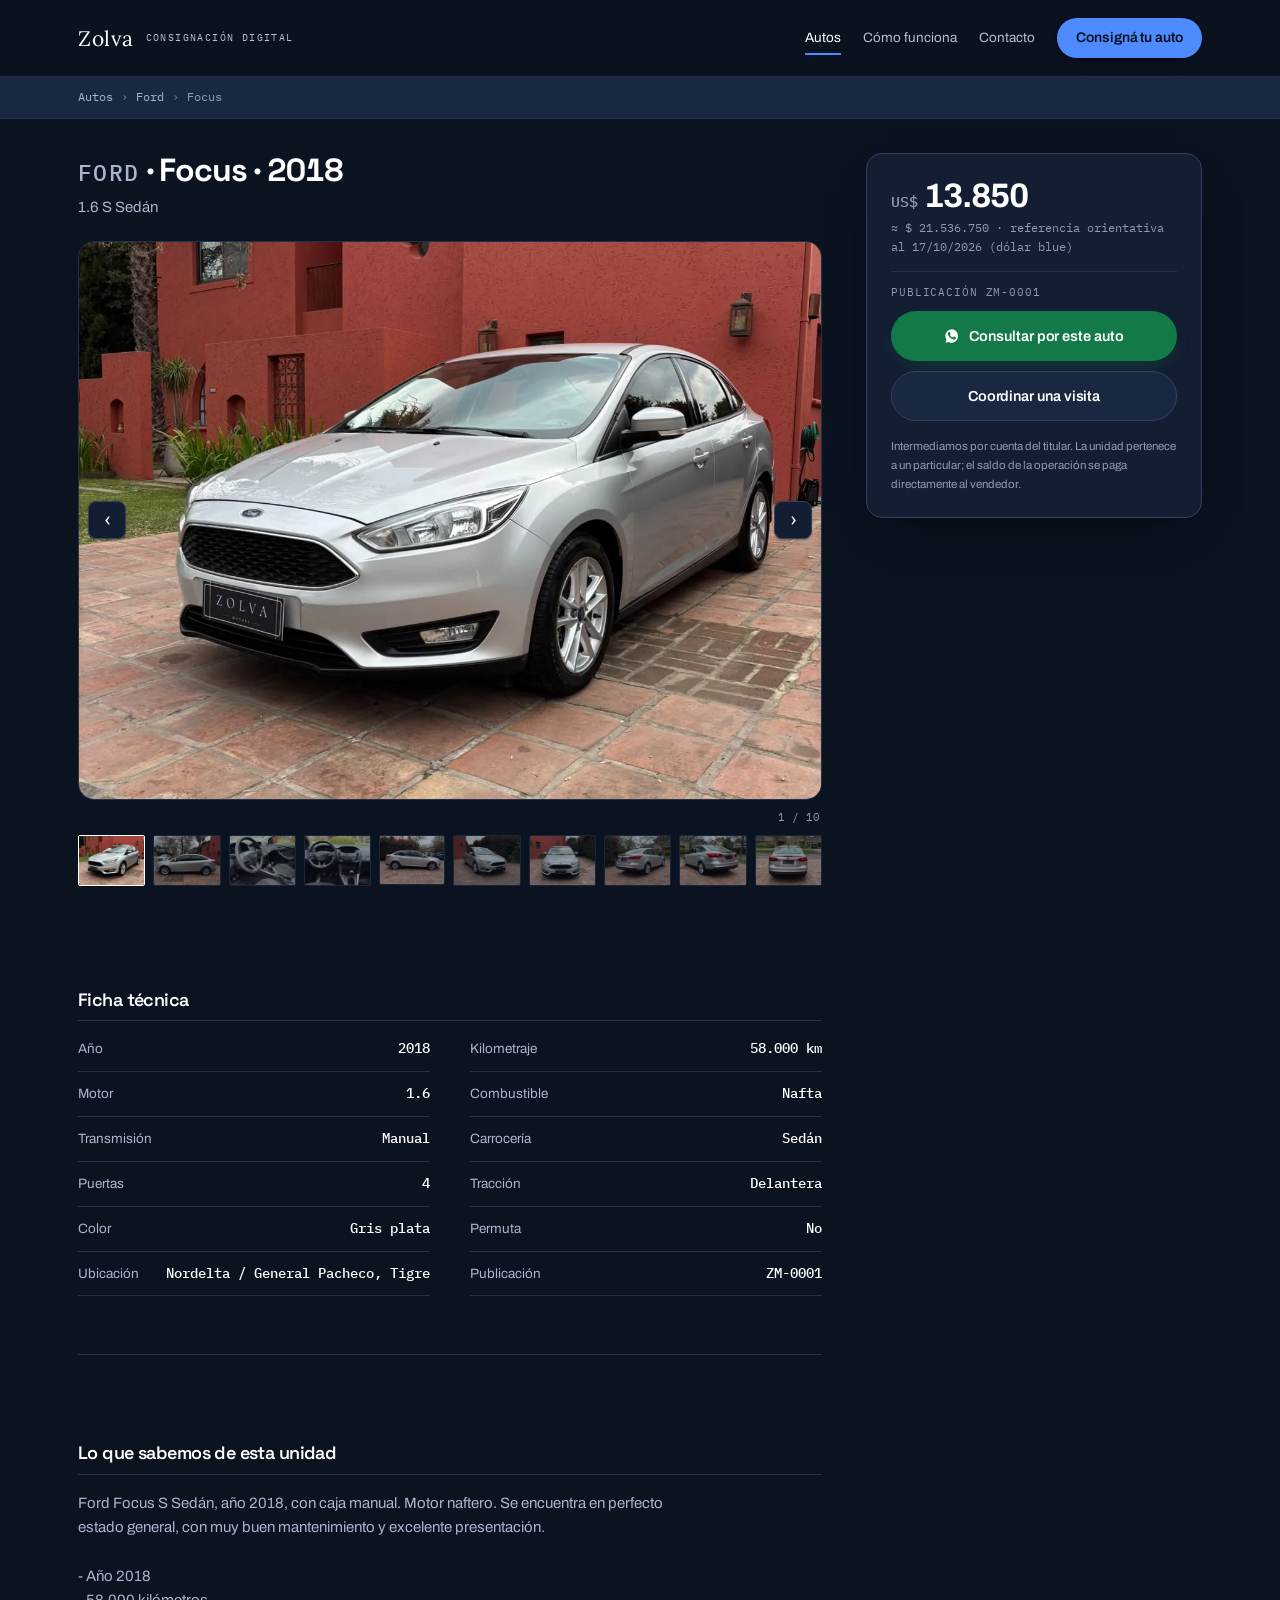
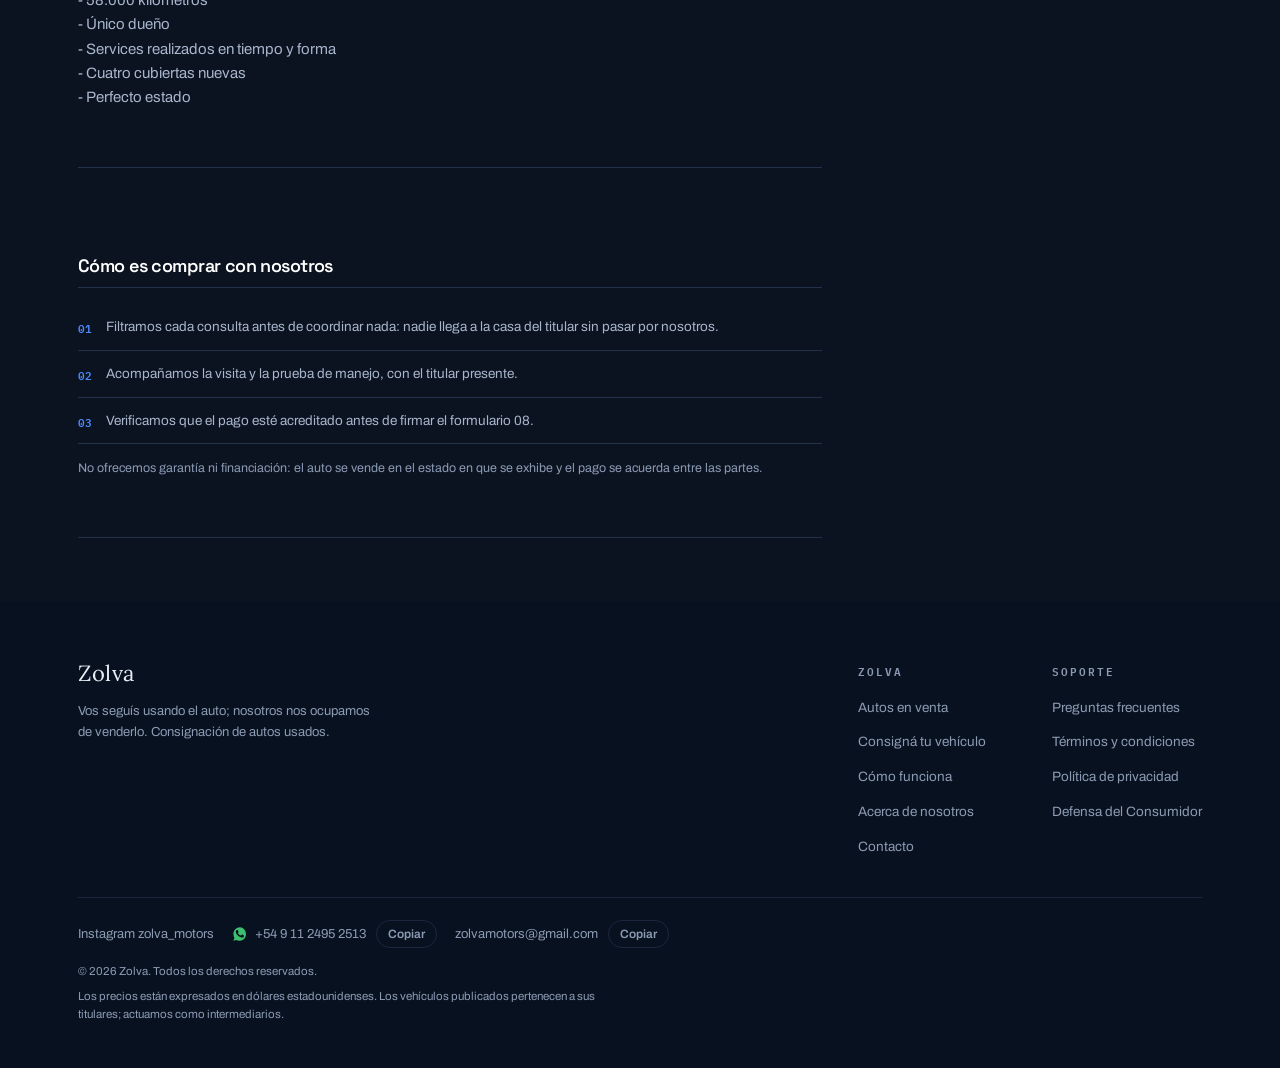
<file: autos/ford-focus-1-6-s-sedan-2018-zm-0001.html>
<!doctype html>
<!-- GENERADO por scripts/build-web.js — no editar a mano.
     Contenido en scripts/paginas/ y data/vehiculos.json -->
<html lang="es-AR">
<head>
  <meta charset="utf-8">
  <meta name="viewport" content="width=device-width, initial-scale=1">
  <title>Ford Focus 1.6 S Sedán 2018 — USD 13.850 · Zolva</title>
  <meta name="description" content="En venta: Ford Focus 1.6 S Sedán 2018, 58.000 km, manual, en Nordelta / General Pacheco. Publicación ZM-0001. Documentación verificada por Zolva.">
  <meta name="theme-color" content="#0B1220">
  <meta name="color-scheme" content="dark">
  <link rel="canonical" href="https://zolvamotors.com.ar/autos/ford-focus-1-6-s-sedan-2018-zm-0001.html">
  <link rel="icon" href="data:image/svg+xml,%3Csvg xmlns='http://www.w3.org/2000/svg' viewBox='0 0 64 64'%3E%3Crect width='64' height='64' rx='5' fill='%2315181B'/%3E%3Cpath fill='white' d='M15 16 H49 V23 L23 41 H49 V48 H15 V41 L41 23 H15 Z'/%3E%3C/svg%3E">

  <meta property="og:type" content="article">
  <meta property="og:locale" content="es_AR">
  <meta property="og:site_name" content="Zolva">
  <meta property="og:title" content="Ford Focus 1.6 S Sedán 2018 — USD 13.850 · Zolva">
  <meta property="og:description" content="En venta: Ford Focus 1.6 S Sedán 2018, 58.000 km, manual, en Nordelta / General Pacheco. Publicación ZM-0001. Documentación verificada por Zolva.">
  <meta property="og:url" content="https://zolvamotors.com.ar/autos/ford-focus-1-6-s-sedan-2018-zm-0001.html">
  <meta property="og:image" content="https://zolvamotors.com.ar/assets/autos/zm-0001/01.webp">
  <meta name="twitter:card" content="summary_large_image">

  <link rel="preconnect" href="https://fonts.googleapis.com">
  <link rel="preconnect" href="https://fonts.gstatic.com" crossorigin>
  <link rel="stylesheet" href="https://fonts.googleapis.com/css2?family=Space+Grotesk:wght@500;700&family=Archivo:wght@400;500;600;700&family=IBM+Plex+Mono:wght@500;600&family=Lora:wght@600&display=swap">
  <link rel="stylesheet" href="../assets/styles.css">
  <script src="../assets/config.js"></script>
<script type="application/ld+json">{"@context":"https://schema.org","@type":"Vehicle","name":"Ford Focus 1.6 S Sedán 2018","sku":"ZM-0001","brand":{"@type":"Brand","name":"Ford"},"model":"Focus","vehicleConfiguration":"1.6 S Sedán","vehicleModelDate":"2018","productionDate":"2018","color":"Gris plata","bodyType":"Sedán","numberOfDoors":4,"fuelType":"Nafta","vehicleTransmission":"Manual","driveWheelConfiguration":"Delantera","vehicleEngine":{"@type":"EngineSpecification","name":"1.6"},"mileageFromOdometer":{"@type":"QuantitativeValue","value":58000,"unitCode":"KMT"},"itemCondition":"https://schema.org/UsedCondition","description":"Ford Focus S Sedán, año 2018, con caja manual. Motor naftero. Se encuentra en perfecto estado general, con muy buen mantenimiento y excelente presentación.\n\n- Año 2018\n- 58.000 kilómetros\n- Único dueño\n- Services realizados en tiempo y forma\n- Cuatro cubiertas nuevas\n- Perfecto estado","url":"https://zolvamotors.com.ar/autos/ford-focus-1-6-s-sedan-2018-zm-0001.html","offers":{"@type":"Offer","price":13850,"priceCurrency":"USD","availability":"https://schema.org/InStock","itemCondition":"https://schema.org/UsedCondition","url":"https://zolvamotors.com.ar/autos/ford-focus-1-6-s-sedan-2018-zm-0001.html","seller":{"@type":"Organization","name":"Zolva","url":"https://zolvamotors.com.ar"}}}</script>
<script type="application/ld+json">{"@context":"https://schema.org","@type":"BreadcrumbList","itemListElement":[{"@type":"ListItem","position":1,"name":"Autos","item":"https://zolvamotors.com.ar/"},{"@type":"ListItem","position":2,"name":"Ford","item":"https://zolvamotors.com.ar/?marca=Ford"},{"@type":"ListItem","position":3,"name":"Focus"}]}</script>
  <!-- Meta Pixel Code -->
  <script>
!function(f,b,e,v,n,t,s)
{if(f.fbq)return;n=f.fbq=function(){n.callMethod?
n.callMethod.apply(n,arguments):n.queue.push(arguments)};
if(!f._fbq)f._fbq=n;n.push=n;n.loaded=!0;n.version='2.0';
n.queue=[];t=b.createElement(e);t.async=!0;
t.src=v;s=b.getElementsByTagName(e)[0];
s.parentNode.insertBefore(t,s)}(window, document,'script',
'https://connect.facebook.net/en_US/fbevents.js');
fbq('init', '2174834630073085');
fbq('track', 'PageView');
fbq('track', 'ViewContent', {"content_ids":["ZM-0001"],"content_name":"Ford Focus 1.6 S Sedán 2018","content_type":"vehicle","value":13850,"currency":"USD"});
  </script>
  <noscript><img height="1" width="1" style="display:none" alt=""
  src="https://www.facebook.com/tr?id=2174834630073085&ev=PageView&noscript=1"></noscript>
  <!-- End Meta Pixel Code -->
</head>
<body class="pag-ficha">
<a class="skip-link" href="#contenido">Saltar al contenido</a>
<p class="sr-only" id="copyStatus" role="status" aria-live="polite"></p>

<nav class="nav" id="top">
  <div class="wrap nav-in">
    <a class="logo" href="../index.html" aria-label="Zolva, ir al catálogo" translate="no">
      <span class="logo-mark">Zolva</span>
      <span class="logo-tag">Consignación digital</span>
    </a>
    <div class="nav-links" id="navLinks">
        <a href="../index.html" class="active" aria-current="page">Autos</a>
        <a href="../como-funciona.html">Cómo funciona</a>
        <a href="../contacto.html">Contacto</a>
    </div>
    <div class="nav-actions">
      <a class="btn btn-primary" href="../consigna-tu-auto.html">Consigná tu auto</a>
      <button class="nav-toggle" id="navToggle" type="button" aria-label="Abrir menú" aria-expanded="false" aria-controls="navLinks"><svg width="20" height="20" viewBox="0 0 24 24" fill="none" stroke="currentColor" stroke-width="2" stroke-linecap="round" aria-hidden="true"><path d="M3 6h18M3 12h18M3 18h18"/></svg></button>
    </div>
  </div>
</nav>

<main id="contenido">

<nav class="breadcrumb" aria-label="Migas de pan">
  <div class="wrap">
    <ol class="mono">
      <li><a href="../index.html">Autos</a></li>
      <li><a href="../index.html?marca=Ford">Ford</a></li>
      <li aria-current="page">Focus</li>
    </ol>
  </div>
</nav>

<div class="wrap ficha-grid">
  <div class="ficha-main">
    <header class="ficha-head">
      
      <h1><span class="mono ficha-h-marca">Ford</span> · Focus · <span class="num">2018</span></h1>
      <p class="ficha-version">1.6 S Sedán</p>
    </header>

    <figure class="galeria" id="galeria" data-total="10">
      <ul class="gal-track" id="galTrack" role="list">
      <li class="gal-slide" id="foto-ZM-0001-1">
        <img src="../assets/autos/zm-0001/01.webp" alt="Ford Focus 1.6 S Sedán 2018 — foto 1 de 10" width="800" height="600" decoding="async">
      </li>
      <li class="gal-slide" id="foto-ZM-0001-2">
        <img src="../assets/autos/zm-0001/02.webp" alt="Ford Focus 1.6 S Sedán 2018 — foto 2 de 10" width="800" height="600" loading="lazy" decoding="async">
      </li>
      <li class="gal-slide" id="foto-ZM-0001-3">
        <img src="../assets/autos/zm-0001/03.webp" alt="Ford Focus 1.6 S Sedán 2018 — foto 3 de 10" width="800" height="600" loading="lazy" decoding="async">
      </li>
      <li class="gal-slide" id="foto-ZM-0001-4">
        <img src="../assets/autos/zm-0001/04.webp" alt="Ford Focus 1.6 S Sedán 2018 — foto 4 de 10" width="800" height="600" loading="lazy" decoding="async">
      </li>
      <li class="gal-slide" id="foto-ZM-0001-5">
        <img src="../assets/autos/zm-0001/05.webp" alt="Ford Focus 1.6 S Sedán 2018 — foto 5 de 10" width="800" height="600" loading="lazy" decoding="async">
      </li>
      <li class="gal-slide" id="foto-ZM-0001-6">
        <img src="../assets/autos/zm-0001/06.webp" alt="Ford Focus 1.6 S Sedán 2018 — foto 6 de 10" width="800" height="600" loading="lazy" decoding="async">
      </li>
      <li class="gal-slide" id="foto-ZM-0001-7">
        <img src="../assets/autos/zm-0001/07.webp" alt="Ford Focus 1.6 S Sedán 2018 — foto 7 de 10" width="800" height="600" loading="lazy" decoding="async">
      </li>
      <li class="gal-slide" id="foto-ZM-0001-8">
        <img src="../assets/autos/zm-0001/08.webp" alt="Ford Focus 1.6 S Sedán 2018 — foto 8 de 10" width="800" height="600" loading="lazy" decoding="async">
      </li>
      <li class="gal-slide" id="foto-ZM-0001-9">
        <img src="../assets/autos/zm-0001/09.webp" alt="Ford Focus 1.6 S Sedán 2018 — foto 9 de 10" width="800" height="600" loading="lazy" decoding="async">
      </li>
      <li class="gal-slide" id="foto-ZM-0001-10">
        <img src="../assets/autos/zm-0001/10.webp" alt="Ford Focus 1.6 S Sedán 2018 — foto 10 de 10" width="800" height="600" loading="lazy" decoding="async">
      </li></ul>
      <button class="gal-nav gal-prev" type="button" aria-label="Foto anterior" hidden>‹</button>
      <button class="gal-nav gal-next" type="button" aria-label="Foto siguiente" hidden>›</button>
      <figcaption class="gal-contador mono"><span id="galN">1</span> / 10</figcaption>
      
    <ul class="gal-minis" role="list">
      <li><a href="#foto-ZM-0001-1" class="gal-mini" data-i="0" aria-label="Ver foto 1"><img src="../assets/autos/zm-0001/01.webp" alt="" width="160" height="120" loading="lazy"></a></li>
      <li><a href="#foto-ZM-0001-2" class="gal-mini" data-i="1" aria-label="Ver foto 2"><img src="../assets/autos/zm-0001/02.webp" alt="" width="160" height="120" loading="lazy"></a></li>
      <li><a href="#foto-ZM-0001-3" class="gal-mini" data-i="2" aria-label="Ver foto 3"><img src="../assets/autos/zm-0001/03.webp" alt="" width="160" height="120" loading="lazy"></a></li>
      <li><a href="#foto-ZM-0001-4" class="gal-mini" data-i="3" aria-label="Ver foto 4"><img src="../assets/autos/zm-0001/04.webp" alt="" width="160" height="120" loading="lazy"></a></li>
      <li><a href="#foto-ZM-0001-5" class="gal-mini" data-i="4" aria-label="Ver foto 5"><img src="../assets/autos/zm-0001/05.webp" alt="" width="160" height="120" loading="lazy"></a></li>
      <li><a href="#foto-ZM-0001-6" class="gal-mini" data-i="5" aria-label="Ver foto 6"><img src="../assets/autos/zm-0001/06.webp" alt="" width="160" height="120" loading="lazy"></a></li>
      <li><a href="#foto-ZM-0001-7" class="gal-mini" data-i="6" aria-label="Ver foto 7"><img src="../assets/autos/zm-0001/07.webp" alt="" width="160" height="120" loading="lazy"></a></li>
      <li><a href="#foto-ZM-0001-8" class="gal-mini" data-i="7" aria-label="Ver foto 8"><img src="../assets/autos/zm-0001/08.webp" alt="" width="160" height="120" loading="lazy"></a></li>
      <li><a href="#foto-ZM-0001-9" class="gal-mini" data-i="8" aria-label="Ver foto 9"><img src="../assets/autos/zm-0001/09.webp" alt="" width="160" height="120" loading="lazy"></a></li>
      <li><a href="#foto-ZM-0001-10" class="gal-mini" data-i="9" aria-label="Ver foto 10"><img src="../assets/autos/zm-0001/10.webp" alt="" width="160" height="120" loading="lazy"></a></li>
    </ul>
    </figure>


    <section class="ficha-bloque">
      <h2>Ficha técnica</h2>
      <dl class="tecnica"><div class="tec-fila"><dt>Año</dt><dd class="mono">2018</dd></div><div class="tec-fila"><dt>Kilometraje</dt><dd class="mono">58.000 km</dd></div><div class="tec-fila"><dt>Motor</dt><dd class="mono">1.6</dd></div><div class="tec-fila"><dt>Combustible</dt><dd class="mono">Nafta</dd></div><div class="tec-fila"><dt>Transmisión</dt><dd class="mono">Manual</dd></div><div class="tec-fila"><dt>Carrocería</dt><dd class="mono">Sedán</dd></div><div class="tec-fila"><dt>Puertas</dt><dd class="mono">4</dd></div><div class="tec-fila"><dt>Tracción</dt><dd class="mono">Delantera</dd></div><div class="tec-fila"><dt>Color</dt><dd class="mono">Gris plata</dd></div><div class="tec-fila"><dt>Permuta</dt><dd class="mono">No</dd></div><div class="tec-fila"><dt>Ubicación</dt><dd class="mono">Nordelta / General Pacheco, Tigre</dd></div><div class="tec-fila"><dt>Publicación</dt><dd class="mono">ZM-0001</dd></div></dl>
    </section>

      <section class="ficha-bloque">
        <h2>Lo que sabemos de esta unidad</h2>
        <p class="ficha-desc">Ford Focus S Sedán, año 2018, con caja manual. Motor naftero. Se encuentra en perfecto estado general, con muy buen mantenimiento y excelente presentación.

- Año 2018
- 58.000 kilómetros
- Único dueño
- Services realizados en tiempo y forma
- Cuatro cubiertas nuevas
- Perfecto estado</p>
      </section>
    <section class="ficha-bloque compra">
      <h2>Cómo es comprar con nosotros</h2>
      <ol class="compra-lista">
        <li><span class="mono">01</span><p>Filtramos cada consulta antes de coordinar nada: nadie llega a la casa del titular sin pasar por nosotros.</p></li>
        <li><span class="mono">02</span><p>Acompañamos la visita y la prueba de manejo, con el titular presente.</p></li>
        <li><span class="mono">03</span><p>Verificamos que el pago esté acreditado antes de firmar el formulario 08.</p></li>
      </ol>
      <p class="compra-nota">No ofrecemos garantía ni financiación: el auto se vende en el estado en que se exhibe y el pago se acuerda entre las partes.</p>
    </section>
  </div>

  <aside class="ficha-panel">
    <div class="panel">
      
    <p class="precio-usd"><span class="cur">US$</span> <span class="num">13.850</span></p>
    <p class="precio-ars mono" data-usd="13850" hidden></p>
      <p class="panel-codigo mono">Publicación ZM-0001</p>
      <a class="btn btn-primary btn-wa-solid panel-btn" href="https://wa.me/5491124952513?text=Hola%2C%20me%20interesa%20el%20Ford%20Focus%201.6%20S%20Sed%C3%A1n%202018%20(publicaci%C3%B3n%20ZM-0001)." target="_blank" rel="noopener"><svg width="16" height="16" viewBox="0 0 24 24" fill="currentColor" aria-hidden="true"><path d="M12.04 2C6.58 2 2.13 6.45 2.13 11.91c0 2.1.55 4.15 1.6 5.96L2 22l4.25-1.11a9.87 9.87 0 0 0 4.79 1.22h.01c5.46 0 9.91-4.45 9.91-9.91C20.95 6.45 16.5 2 12.04 2Zm5.8 14.03c-.24.68-1.42 1.31-1.95 1.35-.5.05-1.14.28-3.68-.77-3.11-1.29-5.09-4.48-5.24-4.69-.15-.2-1.25-1.66-1.25-3.16 0-1.5.79-2.24 1.07-2.55.27-.3.6-.38.8-.38.2 0 .4 0 .58.01.19.01.44-.07.68.52.24.6.83 2.06.9 2.21.07.15.12.33.02.53-.1.2-.15.33-.3.5-.15.18-.31.4-.44.53-.15.15-.3.31-.13.6.17.3.76 1.25 1.63 2.02 1.12 1 2.06 1.31 2.36 1.46.3.15.47.13.64-.08.17-.2.74-.86.94-1.16.2-.3.4-.25.67-.15.27.1 1.71.81 2.01.96.3.15.5.22.57.35.07.13.07.73-.17 1.4Z"/></svg> Consultar por este auto</a>
      <a class="btn btn-ghost panel-btn" href="https://wa.me/5491124952513?text=Hola%2C%20quiero%20coordinar%20una%20visita%20para%20ver%20el%20Ford%20Focus%202018%20(ZM-0001)." target="_blank" rel="noopener">Coordinar una visita</a>
      <p class="panel-legal">Intermediamos por cuenta del titular. La unidad pertenece a un particular; el saldo de la operación se paga directamente al vendedor.</p>
    </div>
  </aside>
</div>


<div class="barra-movil" >
  <div class="barra-movil-in">
    <div>
      <p class="mono barra-cod">ZM-0001</p>
      <p class="barra-precio"><span class="cur">US$</span> 13.850</p>
    </div>
    <a class="btn btn-primary" href="https://wa.me/5491124952513?text=Hola%2C%20me%20interesa%20el%20Ford%20Focus%201.6%20S%20Sed%C3%A1n%202018%20(publicaci%C3%B3n%20ZM-0001)." target="_blank" rel="noopener">Consultar</a>
  </div>
</div>
</main>

<footer class="pie">
  <div class="wrap">
    <div class="pie-top">
      <div class="pie-marca">
        <span class="logo-lockup" translate="no"><span class="logo-mark">Zolva</span></span>
        <p>Vos seguís usando el auto; nosotros nos ocupamos de venderlo. Consignación de autos usados.</p>
      </div>
      <nav class="pie-cols" aria-label="Pie de página">
        <div>
          <p class="eyebrow">Zolva</p>
          <ul><li><a href="../index.html">Autos en venta</a></li><li><a href="../consigna-tu-auto.html">Consigná tu vehículo</a></li><li><a href="../como-funciona.html">Cómo funciona</a></li><li><a href="../nosotros.html">Acerca de nosotros</a></li><li><a href="../contacto.html">Contacto</a></li></ul>
        </div>
        <div>
          <p class="eyebrow">Soporte</p>
          <ul><li><a href="../preguntas-frecuentes.html">Preguntas frecuentes</a></li><li><a href="../terminos.html">Términos y condiciones</a></li><li><a href="../privacidad.html">Política de privacidad</a></li><li><a href="../defensa-del-consumidor.html">Defensa del Consumidor</a></li></ul>
        </div>
      </nav>
    </div>
    
    <div class="pie-legal">
      <div class="pie-redes"><a class="foot-red" href="https://instagram.com/zolva_motors" target="_blank" rel="noopener">Instagram zolva_motors</a><span class="foot-dato"><a class="foot-red" href="https://wa.me/5491124952513" target="_blank" rel="noopener"><svg width="16" height="16" viewBox="0 0 24 24" fill="currentColor" aria-hidden="true"><path d="M12.04 2C6.58 2 2.13 6.45 2.13 11.91c0 2.1.55 4.15 1.6 5.96L2 22l4.25-1.11a9.87 9.87 0 0 0 4.79 1.22h.01c5.46 0 9.91-4.45 9.91-9.91C20.95 6.45 16.5 2 12.04 2Zm5.8 14.03c-.24.68-1.42 1.31-1.95 1.35-.5.05-1.14.28-3.68-.77-3.11-1.29-5.09-4.48-5.24-4.69-.15-.2-1.25-1.66-1.25-3.16 0-1.5.79-2.24 1.07-2.55.27-.3.6-.38.8-.38.2 0 .4 0 .58.01.19.01.44-.07.68.52.24.6.83 2.06.9 2.21.07.15.12.33.02.53-.1.2-.15.33-.3.5-.15.18-.31.4-.44.53-.15.15-.3.31-.13.6.17.3.76 1.25 1.63 2.02 1.12 1 2.06 1.31 2.36 1.46.3.15.47.13.64-.08.17-.2.74-.86.94-1.16.2-.3.4-.25.67-.15.27.1 1.71.81 2.01.96.3.15.5.22.57.35.07.13.07.73-.17 1.4Z"/></svg> +54&nbsp;9&nbsp;11&nbsp;2495&nbsp;2513</a><button class="copy" type="button" data-copy="+54 9 11 2495 2513" data-aviso="Número copiado">Copiar</button></span><span class="foot-dato"><a class="foot-red" href="mailto:zolvamotors@gmail.com">zolvamotors@gmail.com</a><button class="copy" type="button" data-copy="zolvamotors@gmail.com" data-aviso="Mail copiado">Copiar</button></span></div>
      <p>© 2026 Zolva. Todos los derechos reservados.</p>
      <p class="pie-aclara">Los precios están expresados en dólares estadounidenses. Los vehículos publicados pertenecen a sus titulares; actuamos como intermediarios.</p>
    </div>
  </div>
</footer>
<script src="../assets/app.js" defer></script>
<script src="../assets/ficha.js" defer></script>
</body>
</html>
</file>
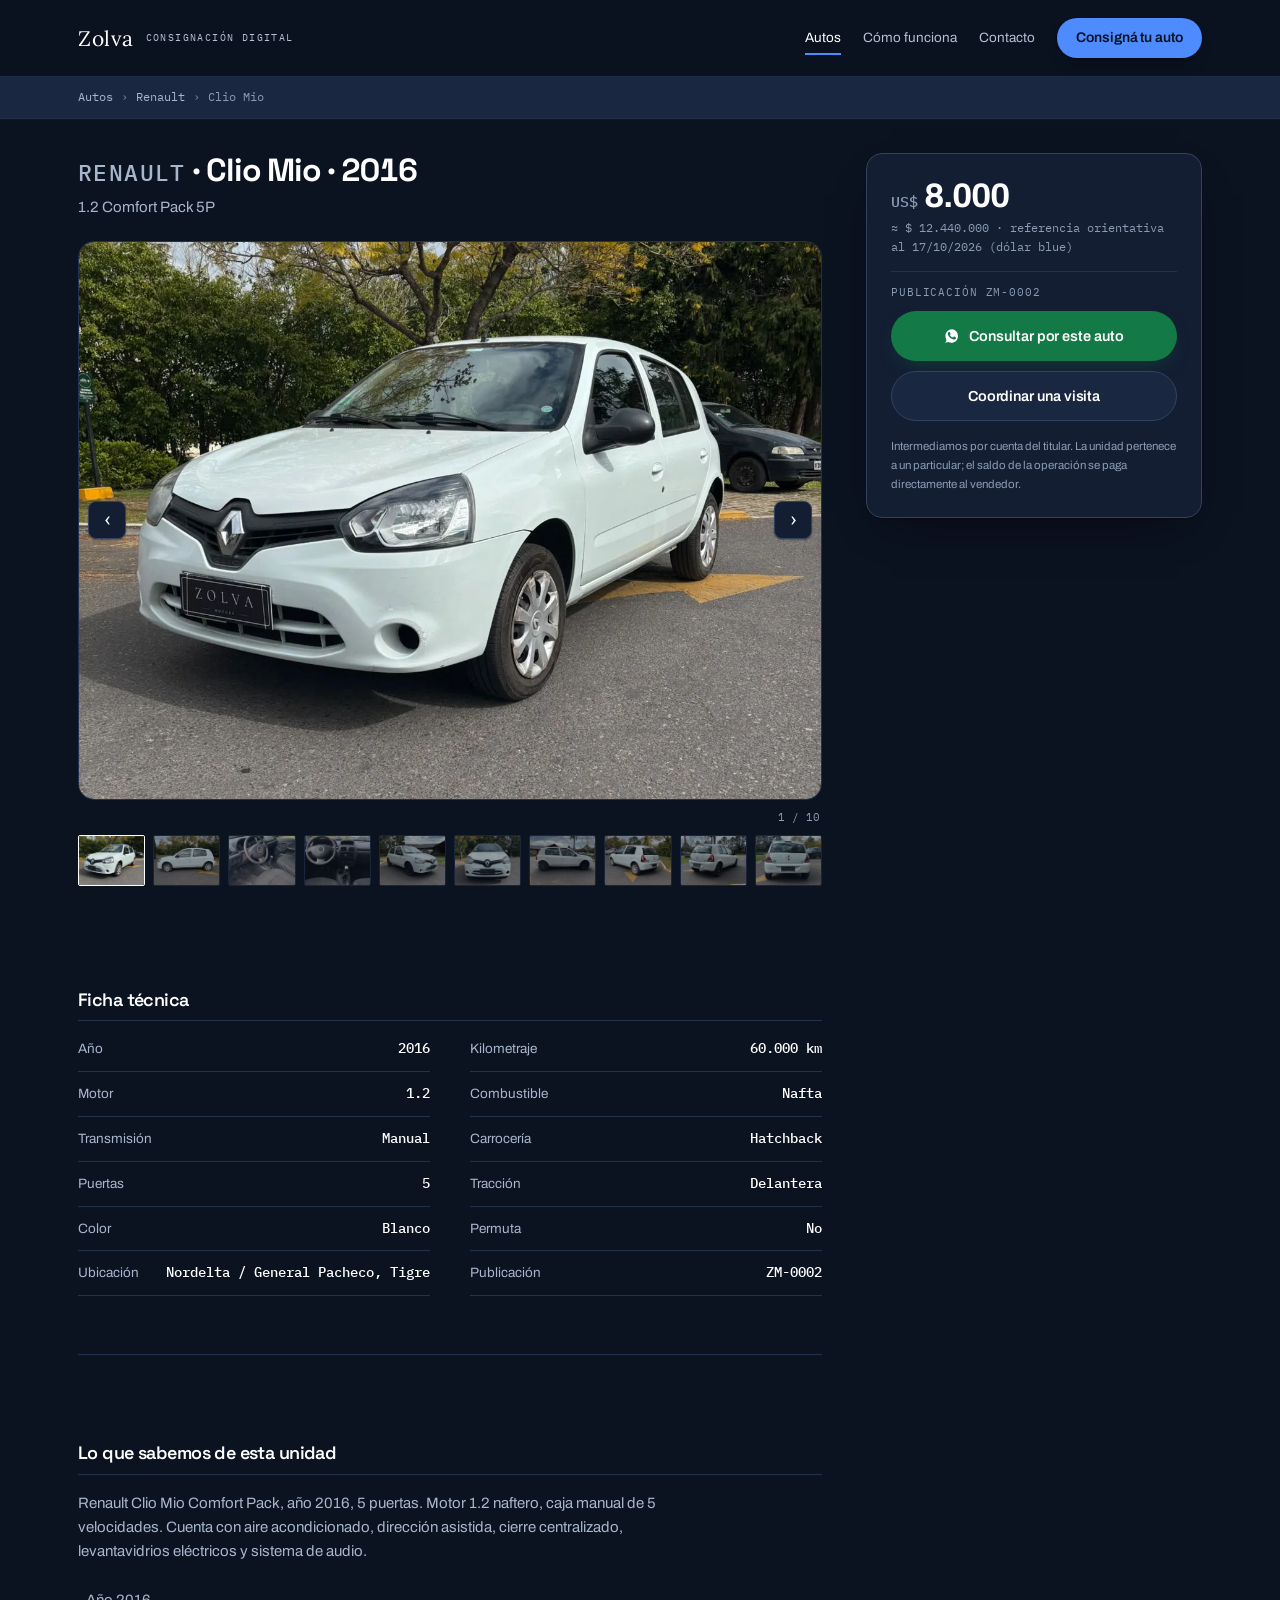
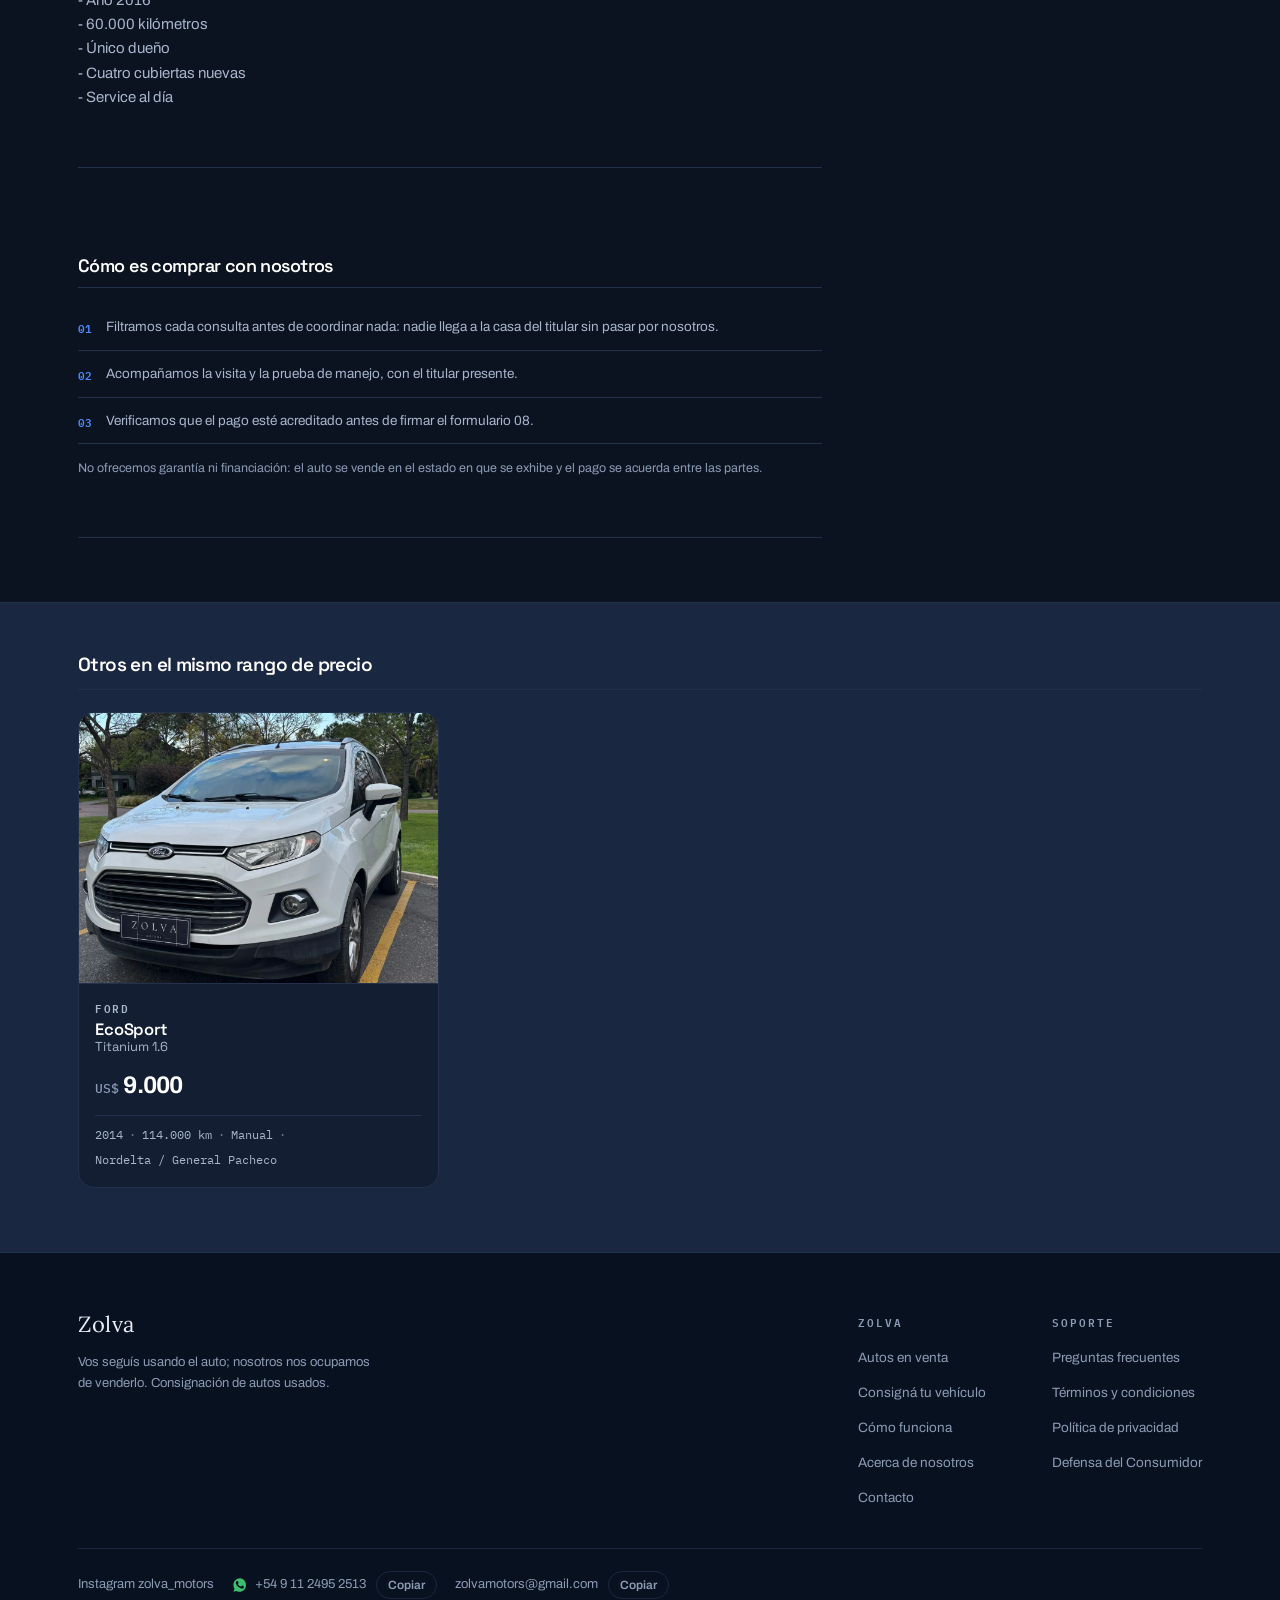
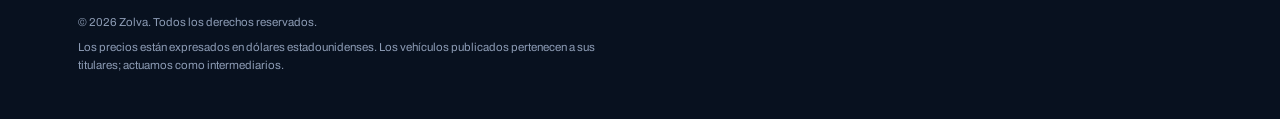
<file: autos/renault-clio-mio-1-2-comfort-pack-5p-2016-zm-0002.html>
<!doctype html>
<!-- GENERADO por scripts/build-web.js — no editar a mano.
     Contenido en scripts/paginas/ y data/vehiculos.json -->
<html lang="es-AR">
<head>
  <meta charset="utf-8">
  <meta name="viewport" content="width=device-width, initial-scale=1">
  <title>Renault Clio Mio 1.2 Comfort Pack 5P 2016 — USD 8.000 · Zolva</title>
  <meta name="description" content="En venta: Renault Clio Mio 1.2 Comfort Pack 5P 2016, 60.000 km, manual, en Nordelta / General Pacheco. Publicación ZM-0002. Documentación verificada por Zolva.">
  <meta name="theme-color" content="#0B1220">
  <meta name="color-scheme" content="dark">
  <link rel="canonical" href="https://zolvamotors.com.ar/autos/renault-clio-mio-1-2-comfort-pack-5p-2016-zm-0002.html">
  <link rel="icon" href="data:image/svg+xml,%3Csvg xmlns='http://www.w3.org/2000/svg' viewBox='0 0 64 64'%3E%3Crect width='64' height='64' rx='5' fill='%2315181B'/%3E%3Cpath fill='white' d='M15 16 H49 V23 L23 41 H49 V48 H15 V41 L41 23 H15 Z'/%3E%3C/svg%3E">

  <meta property="og:type" content="article">
  <meta property="og:locale" content="es_AR">
  <meta property="og:site_name" content="Zolva">
  <meta property="og:title" content="Renault Clio Mio 1.2 Comfort Pack 5P 2016 — USD 8.000 · Zolva">
  <meta property="og:description" content="En venta: Renault Clio Mio 1.2 Comfort Pack 5P 2016, 60.000 km, manual, en Nordelta / General Pacheco. Publicación ZM-0002. Documentación verificada por Zolva.">
  <meta property="og:url" content="https://zolvamotors.com.ar/autos/renault-clio-mio-1-2-comfort-pack-5p-2016-zm-0002.html">
  <meta property="og:image" content="https://zolvamotors.com.ar/assets/autos/zm-0002/01.webp">
  <meta name="twitter:card" content="summary_large_image">

  <link rel="preconnect" href="https://fonts.googleapis.com">
  <link rel="preconnect" href="https://fonts.gstatic.com" crossorigin>
  <link rel="stylesheet" href="https://fonts.googleapis.com/css2?family=Space+Grotesk:wght@500;700&family=Archivo:wght@400;500;600;700&family=IBM+Plex+Mono:wght@500;600&family=Lora:wght@600&display=swap">
  <link rel="stylesheet" href="../assets/styles.css">
  <script src="../assets/config.js"></script>
<script type="application/ld+json">{"@context":"https://schema.org","@type":"Vehicle","name":"Renault Clio Mio 1.2 Comfort Pack 5P 2016","sku":"ZM-0002","brand":{"@type":"Brand","name":"Renault"},"model":"Clio Mio","vehicleConfiguration":"1.2 Comfort Pack 5P","vehicleModelDate":"2016","productionDate":"2016","color":"Blanco","bodyType":"Hatchback","numberOfDoors":5,"fuelType":"Nafta","vehicleTransmission":"Manual","driveWheelConfiguration":"Delantera","vehicleEngine":{"@type":"EngineSpecification","name":"1.2"},"mileageFromOdometer":{"@type":"QuantitativeValue","value":60000,"unitCode":"KMT"},"itemCondition":"https://schema.org/UsedCondition","description":"Renault Clio Mio Comfort Pack, año 2016, 5 puertas. Motor 1.2 naftero, caja manual de 5 velocidades. Cuenta con aire acondicionado, dirección asistida, cierre centralizado, levantavidrios eléctricos y sistema de audio.\n\n- Año 2016\n- 60.000 kilómetros\n- Único dueño\n- Cuatro cubiertas nuevas\n- Service al día","url":"https://zolvamotors.com.ar/autos/renault-clio-mio-1-2-comfort-pack-5p-2016-zm-0002.html","offers":{"@type":"Offer","price":8000,"priceCurrency":"USD","availability":"https://schema.org/InStock","itemCondition":"https://schema.org/UsedCondition","url":"https://zolvamotors.com.ar/autos/renault-clio-mio-1-2-comfort-pack-5p-2016-zm-0002.html","seller":{"@type":"Organization","name":"Zolva","url":"https://zolvamotors.com.ar"}}}</script>
<script type="application/ld+json">{"@context":"https://schema.org","@type":"BreadcrumbList","itemListElement":[{"@type":"ListItem","position":1,"name":"Autos","item":"https://zolvamotors.com.ar/"},{"@type":"ListItem","position":2,"name":"Renault","item":"https://zolvamotors.com.ar/?marca=Renault"},{"@type":"ListItem","position":3,"name":"Clio Mio"}]}</script>
  <!-- Meta Pixel Code -->
  <script>
!function(f,b,e,v,n,t,s)
{if(f.fbq)return;n=f.fbq=function(){n.callMethod?
n.callMethod.apply(n,arguments):n.queue.push(arguments)};
if(!f._fbq)f._fbq=n;n.push=n;n.loaded=!0;n.version='2.0';
n.queue=[];t=b.createElement(e);t.async=!0;
t.src=v;s=b.getElementsByTagName(e)[0];
s.parentNode.insertBefore(t,s)}(window, document,'script',
'https://connect.facebook.net/en_US/fbevents.js');
fbq('init', '2174834630073085');
fbq('track', 'PageView');
fbq('track', 'ViewContent', {"content_ids":["ZM-0002"],"content_name":"Renault Clio Mio 1.2 Comfort Pack 5P 2016","content_type":"vehicle","value":8000,"currency":"USD"});
  </script>
  <noscript><img height="1" width="1" style="display:none" alt=""
  src="https://www.facebook.com/tr?id=2174834630073085&ev=PageView&noscript=1"></noscript>
  <!-- End Meta Pixel Code -->
</head>
<body class="pag-ficha">
<a class="skip-link" href="#contenido">Saltar al contenido</a>
<p class="sr-only" id="copyStatus" role="status" aria-live="polite"></p>

<nav class="nav" id="top">
  <div class="wrap nav-in">
    <a class="logo" href="../index.html" aria-label="Zolva, ir al catálogo" translate="no">
      <span class="logo-mark">Zolva</span>
      <span class="logo-tag">Consignación digital</span>
    </a>
    <div class="nav-links" id="navLinks">
        <a href="../index.html" class="active" aria-current="page">Autos</a>
        <a href="../como-funciona.html">Cómo funciona</a>
        <a href="../contacto.html">Contacto</a>
    </div>
    <div class="nav-actions">
      <a class="btn btn-primary" href="../consigna-tu-auto.html">Consigná tu auto</a>
      <button class="nav-toggle" id="navToggle" type="button" aria-label="Abrir menú" aria-expanded="false" aria-controls="navLinks"><svg width="20" height="20" viewBox="0 0 24 24" fill="none" stroke="currentColor" stroke-width="2" stroke-linecap="round" aria-hidden="true"><path d="M3 6h18M3 12h18M3 18h18"/></svg></button>
    </div>
  </div>
</nav>

<main id="contenido">

<nav class="breadcrumb" aria-label="Migas de pan">
  <div class="wrap">
    <ol class="mono">
      <li><a href="../index.html">Autos</a></li>
      <li><a href="../index.html?marca=Renault">Renault</a></li>
      <li aria-current="page">Clio Mio</li>
    </ol>
  </div>
</nav>

<div class="wrap ficha-grid">
  <div class="ficha-main">
    <header class="ficha-head">
      
      <h1><span class="mono ficha-h-marca">Renault</span> · Clio Mio · <span class="num">2016</span></h1>
      <p class="ficha-version">1.2 Comfort Pack 5P</p>
    </header>

    <figure class="galeria" id="galeria" data-total="10">
      <ul class="gal-track" id="galTrack" role="list">
      <li class="gal-slide" id="foto-ZM-0002-1">
        <img src="../assets/autos/zm-0002/01.webp" alt="Renault Clio Mio 1.2 Comfort Pack 5P 2016 — foto 1 de 10" width="800" height="600" decoding="async">
      </li>
      <li class="gal-slide" id="foto-ZM-0002-2">
        <img src="../assets/autos/zm-0002/02.webp" alt="Renault Clio Mio 1.2 Comfort Pack 5P 2016 — foto 2 de 10" width="800" height="600" loading="lazy" decoding="async">
      </li>
      <li class="gal-slide" id="foto-ZM-0002-3">
        <img src="../assets/autos/zm-0002/03.webp" alt="Renault Clio Mio 1.2 Comfort Pack 5P 2016 — foto 3 de 10" width="800" height="600" loading="lazy" decoding="async">
      </li>
      <li class="gal-slide" id="foto-ZM-0002-4">
        <img src="../assets/autos/zm-0002/04.webp" alt="Renault Clio Mio 1.2 Comfort Pack 5P 2016 — foto 4 de 10" width="800" height="600" loading="lazy" decoding="async">
      </li>
      <li class="gal-slide" id="foto-ZM-0002-5">
        <img src="../assets/autos/zm-0002/05.webp" alt="Renault Clio Mio 1.2 Comfort Pack 5P 2016 — foto 5 de 10" width="800" height="600" loading="lazy" decoding="async">
      </li>
      <li class="gal-slide" id="foto-ZM-0002-6">
        <img src="../assets/autos/zm-0002/06.webp" alt="Renault Clio Mio 1.2 Comfort Pack 5P 2016 — foto 6 de 10" width="800" height="600" loading="lazy" decoding="async">
      </li>
      <li class="gal-slide" id="foto-ZM-0002-7">
        <img src="../assets/autos/zm-0002/07.webp" alt="Renault Clio Mio 1.2 Comfort Pack 5P 2016 — foto 7 de 10" width="800" height="600" loading="lazy" decoding="async">
      </li>
      <li class="gal-slide" id="foto-ZM-0002-8">
        <img src="../assets/autos/zm-0002/08.webp" alt="Renault Clio Mio 1.2 Comfort Pack 5P 2016 — foto 8 de 10" width="800" height="600" loading="lazy" decoding="async">
      </li>
      <li class="gal-slide" id="foto-ZM-0002-9">
        <img src="../assets/autos/zm-0002/09.webp" alt="Renault Clio Mio 1.2 Comfort Pack 5P 2016 — foto 9 de 10" width="800" height="600" loading="lazy" decoding="async">
      </li>
      <li class="gal-slide" id="foto-ZM-0002-10">
        <img src="../assets/autos/zm-0002/10.webp" alt="Renault Clio Mio 1.2 Comfort Pack 5P 2016 — foto 10 de 10" width="800" height="600" loading="lazy" decoding="async">
      </li></ul>
      <button class="gal-nav gal-prev" type="button" aria-label="Foto anterior" hidden>‹</button>
      <button class="gal-nav gal-next" type="button" aria-label="Foto siguiente" hidden>›</button>
      <figcaption class="gal-contador mono"><span id="galN">1</span> / 10</figcaption>
      
    <ul class="gal-minis" role="list">
      <li><a href="#foto-ZM-0002-1" class="gal-mini" data-i="0" aria-label="Ver foto 1"><img src="../assets/autos/zm-0002/01.webp" alt="" width="160" height="120" loading="lazy"></a></li>
      <li><a href="#foto-ZM-0002-2" class="gal-mini" data-i="1" aria-label="Ver foto 2"><img src="../assets/autos/zm-0002/02.webp" alt="" width="160" height="120" loading="lazy"></a></li>
      <li><a href="#foto-ZM-0002-3" class="gal-mini" data-i="2" aria-label="Ver foto 3"><img src="../assets/autos/zm-0002/03.webp" alt="" width="160" height="120" loading="lazy"></a></li>
      <li><a href="#foto-ZM-0002-4" class="gal-mini" data-i="3" aria-label="Ver foto 4"><img src="../assets/autos/zm-0002/04.webp" alt="" width="160" height="120" loading="lazy"></a></li>
      <li><a href="#foto-ZM-0002-5" class="gal-mini" data-i="4" aria-label="Ver foto 5"><img src="../assets/autos/zm-0002/05.webp" alt="" width="160" height="120" loading="lazy"></a></li>
      <li><a href="#foto-ZM-0002-6" class="gal-mini" data-i="5" aria-label="Ver foto 6"><img src="../assets/autos/zm-0002/06.webp" alt="" width="160" height="120" loading="lazy"></a></li>
      <li><a href="#foto-ZM-0002-7" class="gal-mini" data-i="6" aria-label="Ver foto 7"><img src="../assets/autos/zm-0002/07.webp" alt="" width="160" height="120" loading="lazy"></a></li>
      <li><a href="#foto-ZM-0002-8" class="gal-mini" data-i="7" aria-label="Ver foto 8"><img src="../assets/autos/zm-0002/08.webp" alt="" width="160" height="120" loading="lazy"></a></li>
      <li><a href="#foto-ZM-0002-9" class="gal-mini" data-i="8" aria-label="Ver foto 9"><img src="../assets/autos/zm-0002/09.webp" alt="" width="160" height="120" loading="lazy"></a></li>
      <li><a href="#foto-ZM-0002-10" class="gal-mini" data-i="9" aria-label="Ver foto 10"><img src="../assets/autos/zm-0002/10.webp" alt="" width="160" height="120" loading="lazy"></a></li>
    </ul>
    </figure>


    <section class="ficha-bloque">
      <h2>Ficha técnica</h2>
      <dl class="tecnica"><div class="tec-fila"><dt>Año</dt><dd class="mono">2016</dd></div><div class="tec-fila"><dt>Kilometraje</dt><dd class="mono">60.000 km</dd></div><div class="tec-fila"><dt>Motor</dt><dd class="mono">1.2</dd></div><div class="tec-fila"><dt>Combustible</dt><dd class="mono">Nafta</dd></div><div class="tec-fila"><dt>Transmisión</dt><dd class="mono">Manual</dd></div><div class="tec-fila"><dt>Carrocería</dt><dd class="mono">Hatchback</dd></div><div class="tec-fila"><dt>Puertas</dt><dd class="mono">5</dd></div><div class="tec-fila"><dt>Tracción</dt><dd class="mono">Delantera</dd></div><div class="tec-fila"><dt>Color</dt><dd class="mono">Blanco</dd></div><div class="tec-fila"><dt>Permuta</dt><dd class="mono">No</dd></div><div class="tec-fila"><dt>Ubicación</dt><dd class="mono">Nordelta / General Pacheco, Tigre</dd></div><div class="tec-fila"><dt>Publicación</dt><dd class="mono">ZM-0002</dd></div></dl>
    </section>

      <section class="ficha-bloque">
        <h2>Lo que sabemos de esta unidad</h2>
        <p class="ficha-desc">Renault Clio Mio Comfort Pack, año 2016, 5 puertas. Motor 1.2 naftero, caja manual de 5 velocidades. Cuenta con aire acondicionado, dirección asistida, cierre centralizado, levantavidrios eléctricos y sistema de audio.

- Año 2016
- 60.000 kilómetros
- Único dueño
- Cuatro cubiertas nuevas
- Service al día</p>
      </section>
    <section class="ficha-bloque compra">
      <h2>Cómo es comprar con nosotros</h2>
      <ol class="compra-lista">
        <li><span class="mono">01</span><p>Filtramos cada consulta antes de coordinar nada: nadie llega a la casa del titular sin pasar por nosotros.</p></li>
        <li><span class="mono">02</span><p>Acompañamos la visita y la prueba de manejo, con el titular presente.</p></li>
        <li><span class="mono">03</span><p>Verificamos que el pago esté acreditado antes de firmar el formulario 08.</p></li>
      </ol>
      <p class="compra-nota">No ofrecemos garantía ni financiación: el auto se vende en el estado en que se exhibe y el pago se acuerda entre las partes.</p>
    </section>
  </div>

  <aside class="ficha-panel">
    <div class="panel">
      
    <p class="precio-usd"><span class="cur">US$</span> <span class="num">8.000</span></p>
    <p class="precio-ars mono" data-usd="8000" hidden></p>
      <p class="panel-codigo mono">Publicación ZM-0002</p>
      <a class="btn btn-primary btn-wa-solid panel-btn" href="https://wa.me/5491124952513?text=Hola%2C%20me%20interesa%20el%20Renault%20Clio%20Mio%201.2%20Comfort%20Pack%205P%202016%20(publicaci%C3%B3n%20ZM-0002)." target="_blank" rel="noopener"><svg width="16" height="16" viewBox="0 0 24 24" fill="currentColor" aria-hidden="true"><path d="M12.04 2C6.58 2 2.13 6.45 2.13 11.91c0 2.1.55 4.15 1.6 5.96L2 22l4.25-1.11a9.87 9.87 0 0 0 4.79 1.22h.01c5.46 0 9.91-4.45 9.91-9.91C20.95 6.45 16.5 2 12.04 2Zm5.8 14.03c-.24.68-1.42 1.31-1.95 1.35-.5.05-1.14.28-3.68-.77-3.11-1.29-5.09-4.48-5.24-4.69-.15-.2-1.25-1.66-1.25-3.16 0-1.5.79-2.24 1.07-2.55.27-.3.6-.38.8-.38.2 0 .4 0 .58.01.19.01.44-.07.68.52.24.6.83 2.06.9 2.21.07.15.12.33.02.53-.1.2-.15.33-.3.5-.15.18-.31.4-.44.53-.15.15-.3.31-.13.6.17.3.76 1.25 1.63 2.02 1.12 1 2.06 1.31 2.36 1.46.3.15.47.13.64-.08.17-.2.74-.86.94-1.16.2-.3.4-.25.67-.15.27.1 1.71.81 2.01.96.3.15.5.22.57.35.07.13.07.73-.17 1.4Z"/></svg> Consultar por este auto</a>
      <a class="btn btn-ghost panel-btn" href="https://wa.me/5491124952513?text=Hola%2C%20quiero%20coordinar%20una%20visita%20para%20ver%20el%20Renault%20Clio%20Mio%202016%20(ZM-0002)." target="_blank" rel="noopener">Coordinar una visita</a>
      <p class="panel-legal">Intermediamos por cuenta del titular. La unidad pertenece a un particular; el saldo de la operación se paga directamente al vendedor.</p>
    </div>
  </aside>
</div>

<section class="similares" id="similares">
  <div class="wrap">
    <h2 class="similares-t">Otros en el mismo rango de precio</h2>
    <div class="grilla"><article class="auto" data-codigo="ZM-0005" data-reveal>
  <a class="auto-link" href="../autos/ford-ecosport-titanium-1-6-2014-zm-0005.html" aria-label="Ver ficha de Ford EcoSport Titanium 1.6 2014">
    <div class="auto-foto">
      
      <img src="../assets/autos/zm-0005/01.webp" alt="Ford EcoSport Titanium 1.6 2014" width="800" height="600" loading="lazy" decoding="async" onload="this.classList.add('ok')" onerror="this.classList.add('ok')">
    </div>
    <div class="auto-cuerpo">
      <p class="auto-marca">Ford</p>
      <h3 class="auto-modelo">EcoSport <span>Titanium 1.6</span></h3>
      <p class="auto-precio"><span class="cur">US$</span> 9.000</p>
      <p class="auto-datos mono"><span>2014</span><i aria-hidden="true">·</i><span>114.000 km</span><i aria-hidden="true">·</i><span>Manual</span><i aria-hidden="true">·</i><span>Nordelta / General Pacheco</span></p>
    </div>
  </a>
</article></div>
  </div>
</section>

<div class="barra-movil" >
  <div class="barra-movil-in">
    <div>
      <p class="mono barra-cod">ZM-0002</p>
      <p class="barra-precio"><span class="cur">US$</span> 8.000</p>
    </div>
    <a class="btn btn-primary" href="https://wa.me/5491124952513?text=Hola%2C%20me%20interesa%20el%20Renault%20Clio%20Mio%201.2%20Comfort%20Pack%205P%202016%20(publicaci%C3%B3n%20ZM-0002)." target="_blank" rel="noopener">Consultar</a>
  </div>
</div>
</main>

<footer class="pie">
  <div class="wrap">
    <div class="pie-top">
      <div class="pie-marca">
        <span class="logo-lockup" translate="no"><span class="logo-mark">Zolva</span></span>
        <p>Vos seguís usando el auto; nosotros nos ocupamos de venderlo. Consignación de autos usados.</p>
      </div>
      <nav class="pie-cols" aria-label="Pie de página">
        <div>
          <p class="eyebrow">Zolva</p>
          <ul><li><a href="../index.html">Autos en venta</a></li><li><a href="../consigna-tu-auto.html">Consigná tu vehículo</a></li><li><a href="../como-funciona.html">Cómo funciona</a></li><li><a href="../nosotros.html">Acerca de nosotros</a></li><li><a href="../contacto.html">Contacto</a></li></ul>
        </div>
        <div>
          <p class="eyebrow">Soporte</p>
          <ul><li><a href="../preguntas-frecuentes.html">Preguntas frecuentes</a></li><li><a href="../terminos.html">Términos y condiciones</a></li><li><a href="../privacidad.html">Política de privacidad</a></li><li><a href="../defensa-del-consumidor.html">Defensa del Consumidor</a></li></ul>
        </div>
      </nav>
    </div>
    
    <div class="pie-legal">
      <div class="pie-redes"><a class="foot-red" href="https://instagram.com/zolva_motors" target="_blank" rel="noopener">Instagram zolva_motors</a><span class="foot-dato"><a class="foot-red" href="https://wa.me/5491124952513" target="_blank" rel="noopener"><svg width="16" height="16" viewBox="0 0 24 24" fill="currentColor" aria-hidden="true"><path d="M12.04 2C6.58 2 2.13 6.45 2.13 11.91c0 2.1.55 4.15 1.6 5.96L2 22l4.25-1.11a9.87 9.87 0 0 0 4.79 1.22h.01c5.46 0 9.91-4.45 9.91-9.91C20.95 6.45 16.5 2 12.04 2Zm5.8 14.03c-.24.68-1.42 1.31-1.95 1.35-.5.05-1.14.28-3.68-.77-3.11-1.29-5.09-4.48-5.24-4.69-.15-.2-1.25-1.66-1.25-3.16 0-1.5.79-2.24 1.07-2.55.27-.3.6-.38.8-.38.2 0 .4 0 .58.01.19.01.44-.07.68.52.24.6.83 2.06.9 2.21.07.15.12.33.02.53-.1.2-.15.33-.3.5-.15.18-.31.4-.44.53-.15.15-.3.31-.13.6.17.3.76 1.25 1.63 2.02 1.12 1 2.06 1.31 2.36 1.46.3.15.47.13.64-.08.17-.2.74-.86.94-1.16.2-.3.4-.25.67-.15.27.1 1.71.81 2.01.96.3.15.5.22.57.35.07.13.07.73-.17 1.4Z"/></svg> +54&nbsp;9&nbsp;11&nbsp;2495&nbsp;2513</a><button class="copy" type="button" data-copy="+54 9 11 2495 2513" data-aviso="Número copiado">Copiar</button></span><span class="foot-dato"><a class="foot-red" href="mailto:zolvamotors@gmail.com">zolvamotors@gmail.com</a><button class="copy" type="button" data-copy="zolvamotors@gmail.com" data-aviso="Mail copiado">Copiar</button></span></div>
      <p>© 2026 Zolva. Todos los derechos reservados.</p>
      <p class="pie-aclara">Los precios están expresados en dólares estadounidenses. Los vehículos publicados pertenecen a sus titulares; actuamos como intermediarios.</p>
    </div>
  </div>
</footer>
<script src="../assets/app.js" defer></script>
<script src="../assets/ficha.js" defer></script>
</body>
</html>
</file>
<file: assets/styles.css>
/* ============================================================
   Hoja de estilos del sitio catálogo
   ------------------------------------------------------------
   Identidad "señal": el sitio es OSCURO por defecto. Fondo azul
   noche, titulares en grotesca geométrica y un único acento azul
   eléctrico que marca la acción. La monoespaciada se queda para
   las cifras y los códigos: la densidad de ficha técnica sigue
   estando en los datos, no en el chrome.

     Noche     #0B1220 (fondo)      Panel  #131E33
     Tinta     #FFFFFF              Tinta-2 #A8B6CC
     Acento    #4D8BFF — el azul de acción, SOBRE OSCURO
     Pie       #08111F

   El azul de marca NO viene de los cubrepatentes: ese material
   nunca se usó. El acento se eligió en el rediseño de 09/2026.

   SECCIONES CLARAS: el sitio alterna bloques oscuros y claros.
   Un bloque claro NO se pinta regla por regla: se le pone la
   clase `.claro`, que REDEFINE los tokens para su subárbol
   —igual que hacen `.nav` y `.pie`—, así todo lo que adentro ya
   usaba var(--ink-2) se adapta solo. `.claro.blanco` es la
   variante sobre blanco puro.

   OJO con el acento en claro: #4D8BFF sobre blanco da 2,6:1 y no
   pasa AA. Por eso `.claro` reapunta --accent a #1F5FD8, que da
   5,6:1 sobre el gris claro y 6,4:1 con texto blanco encima.

   Todo por custom properties. Un color nuevo se define una sola
   vez, acá, y nunca dentro de una media query.
   ============================================================ */

:root{
  /* El sitio es oscuro siempre, en todos los equipos. Esto además
     fuerza los controles nativos (inputs, select, scrollbars) a su
     versión oscura, que es la que corresponde al fondo. */
  color-scheme:dark;

  /* ---- Tipografías ---------------------------------------- */
  --font-display:"Space Grotesk",-apple-system,BlinkMacSystemFont,"Segoe UI",sans-serif;
  --font-text:"Archivo",-apple-system,BlinkMacSystemFont,"Segoe UI",Roboto,sans-serif;
  --font-mono:"IBM Plex Mono",ui-monospace,SFMono-Regular,Menlo,monospace;
  --font-marca:"Lora",Georgia,serif;

  /* ---- Superficies y tinta (modo oscuro, el de base) ------- */
  --ground:#0B1220;
  --panel:#131E33;
  --panel-2:#1A2740;
  --ink:#FFFFFF;
  --ink-2:#A8B6CC;
  --ink-3:#8C9BB4;
  --acero:#6E7B92;
  --line:#22314C;
  --line-strong:#33425E;

  /* ---- Acento ---------------------------------------------
     Azul eléctrico. Sobre el fondo noche da 5,8:1. El texto que
     va ENCIMA del acento es oscuro, no blanco: blanco sobre
     #4D8BFF da 4,0:1 y no llega a AA. */
  --accent:#4D8BFF;
  --accent-2:#7DAAFF;
  --accent-soft:#16233C;
  --accent-ink:#08111F;

  /* ---- Semáforo -------------------------------------------- */
  --ok:#3DD68C;
  --ok-soft:#10261D;
  --warn:#E0A33A;
  --warn-soft:#2A2113;

  /* ---- WhatsApp (color de un tercero, no de la marca) ------- */
  --wa:#3CC06F;
  --wa-solid:#137A47;
  --wa-solid-2:#0E5D36;

  /* ---- Encabezado ------------------------------------------
     Ya no es un bloque de color aparte: el nav vive sobre el
     mismo fondo que la página y se separa con un filete. */
  --nav-bg:#0B1220;
  --nav-ink:#FFFFFF;
  --nav-ink-2:#B4C0D4;
  --nav-line:#1E2C45;

  /* ---- Pie: un escalón más oscuro que la página ------------- */
  --pie-bg:#08111F;
  --pie-ink:#E8EDF5;
  --pie-ink-2:#8C9BB4;
  --pie-line:#1B2740;
  --pie-accent:#7DAAFF;
  --pie-wa:#3CC06F;

  /* Sombra para fondo oscuro: sobre negro una sombra gris no se
     ve, así que se apoya en negro puro y mucho spread. */
  --shadow:0 1px 2px rgba(0,0,0,.34), 0 18px 44px -24px rgba(0,0,0,.72);
  --radius:8px;
  --radius-card:16px;
  --maxw:1180px;
  --nav-h:76px;

  /* ---- Movimiento (rediseño 10/2026) -------------------------
     Curvas de salida fuertes: --ease-out para todo lo que entra o
     responde, --ease-in-out para lo que va de un lugar a otro y
     --ease-drawer para paneles y galería. Nunca ease-in. Cada
     transition nombra sus propiedades; nada de `all`. */
  --ease-out:cubic-bezier(.23,1,.32,1);
  --ease-in-out:cubic-bezier(.77,0,.175,1);
  --ease-drawer:cubic-bezier(.32,.72,0,1);
  --dur-press:160ms;
  --dur-hover:200ms;
  --dur-state:280ms;
  --dur-reveal:700ms;
  /* Derivados con color-mix de los tokens de arriba: no son colores
     nuevos. Brillo del fondo y grilla de puntos. */
  --glow:color-mix(in srgb, var(--accent) 42%, transparent);
  --dot:color-mix(in srgb, var(--ink) 12%, transparent);
  /* Gutter de mobile: 16 px o el área segura, lo que sea mayor. */
  --gl:max(16px, env(safe-area-inset-left, 0px));
  --gr:max(16px, env(safe-area-inset-right, 0px));
}

/* ============ SECCIÓN CLARA ============
   Se le pone a una <section>. Redefine los tokens para su
   subárbol: los componentes de adentro no cambian una sola
   regla. `.blanco` la lleva a blanco puro. */
.claro{
  --ground:#F4F6F9;
  --panel:#FFFFFF;
  --panel-2:#E9EDF3;
  --ink:#0B1220;
  --ink-2:#4A5468;
  /* --ink-3 es el valor MÁS CLARO que todavía pasa AA sobre las tres
     superficies claras: 5,2:1 sobre --ground, 5,7:1 sobre --panel y
     4,8:1 sobre --panel-2, que es el peor caso. Si lo aclarás, las
     etiquetas chicas (.plan-nota, .eyebrow, .compra-nota) caen por
     debajo de 4,5:1. Verificado el 21/09/2026. */
  --ink-3:#5C6878;
  --acero:#98A2B3;
  --line:#DCE1E9;
  --line-strong:#C3CBD8;
  --accent:#1F5FD8;
  --accent-2:#174BAD;
  --accent-soft:#E7EEFB;
  --accent-ink:#FFFFFF;
  --ok:#1E7A5A;
  --ok-soft:#E2EFE9;
  --warn:#8A5A00;
  --warn-soft:#F7EFDE;
  --shadow:0 1px 2px rgba(11,18,32,.04), 0 14px 34px -22px rgba(11,18,32,.28);
  background:var(--ground);
  color:var(--ink);
}
.claro.blanco{
  --ground:#FFFFFF;
  --panel:#F4F6F9;
  --panel-2:#E9EDF3;
}
/* Un panel oscuro DENTRO de una sección clara (la tarjeta del 5 %,
   la del plan Integral): vuelve a los tokens de base. */
.claro .panel-oscuro{
  --panel:#131E33;
  --ink:#FFFFFF;
  --ink-2:#A8B6CC;
  --ink-3:#8C9BB4;
  --line:#22314C;
  --line-strong:#33425E;
  --accent:#4D8BFF;
  --accent-2:#7DAAFF;
  --accent-ink:#08111F;
  --ok:#3DD68C;
  background:#0B1220;
  color:var(--ink);
}

/* ============ BASE ============ */
*{box-sizing:border-box;}
[hidden]{display:none!important;}
html{scroll-behavior:smooth;-webkit-text-size-adjust:100%;text-size-adjust:100%;}
body{
  margin:0;
  background:var(--ground);
  color:var(--ink);
  font-family:var(--font-text);
  font-size:16px;
  line-height:1.62;
  -webkit-font-smoothing:antialiased;
  -moz-osx-font-smoothing:grayscale;
  text-rendering:optimizeLegibility;
  -webkit-tap-highlight-color:transparent;
  overflow-x:hidden;
  overflow-x:clip;
}
h1,h2,h3,h4{font-family:var(--font-display);font-weight:700;margin:0;text-wrap:balance;line-height:1.08;letter-spacing:-.032em;}
p{margin:0;text-wrap:pretty;}
a{color:inherit;}
ul,ol{margin:0;padding:0;list-style:none;}
button,input,select,textarea{font:inherit;color:inherit;}
img{max-width:100%;height:auto;}
:where(a,button,input,select,summary){touch-action:manipulation;}
[id]{scroll-margin-top:calc(var(--nav-h) + 20px);}

.wrap{max-width:var(--maxw);margin:0 auto;padding:0 28px;}
.mono{font-family:var(--font-mono);}
.eyebrow{
  display:block;
  font-family:var(--font-mono);font-size:11px;font-weight:600;
  letter-spacing:.18em;text-transform:uppercase;color:var(--ink-3);
}
.num{font-variant-numeric:tabular-nums;}

.skip-link{
  position:absolute;left:-9999px;top:0;z-index:200;
  background:var(--accent);color:var(--accent-ink);padding:10px 16px;border-radius:var(--radius);
}
.skip-link:focus{left:16px;top:12px;}

/* ============ LOGOTIPO ============ */
/* Monograma Z: barras gruesas, diagonal fina. Es el mismo contraste
   grueso/fino de la serif del wordmark, para que lean como un sistema. */
.logo-z{flex:none;color:var(--accent);}
.logo-lockup{display:inline-flex;align-items:center;gap:9px;}
/* Wordmark en Lora regular. La serif tiene la mayúscula más alta y más
   mancha por letra que la grotesca: al mismo cuerpo se comía al monograma,
   así que baja de 25 a 22 px (21 en el nav). Ahí vuelve a dar la relación
   de altura de mayúscula contra la Z del monograma que tenía el lockup en
   Jost, ~1,15. Y como las serifas ya traban las letras entre sí, el
   tracking abre en vez de cerrar: es lo que le da aire al conjunto. El
   peso queda en 400 —el contraste grueso/fino lo pone la tipografía, no
   el peso—. */
.logo-mark{
  font-family:"Lora",Georgia,"Times New Roman",serif;
  font-size:22px;font-weight:400;letter-spacing:.025em;
  color:var(--ink);white-space:nowrap;line-height:1;
}

/* ============ BUTTONS ============
   Píldora, con peso. Las reglas finas y los radios de 3px son para las
   fichas y los paneles —ahí la referencia sigue siendo una hoja de datos—,
   pero un botón tiene que parecer apretable: relleno, redondo y con algo
   de relieve. Ningún botón queda transparente. */
/* Un alto por tamaño (40 nav · 48 base · 54 grande · 36 filtros): la
   respuesta al apretar es scale(.97), no un desplazamiento. */
.btn{
  display:inline-flex;align-items:center;justify-content:center;gap:9px;
  height:48px;padding:0 24px;border-radius:999px;border:1px solid transparent;
  font-weight:600;font-size:14.5px;text-decoration:none;cursor:pointer;line-height:1;
  letter-spacing:-.005em;white-space:nowrap;
  transition:transform var(--dur-press) var(--ease-out), background-color var(--dur-hover) ease,
             border-color var(--dur-hover) ease, color var(--dur-hover) ease, box-shadow var(--dur-hover) ease;
}
.btn:active{transform:scale(.97);}
.btn svg{flex:none;}
.i-flecha{transition:transform var(--dur-hover) var(--ease-out);}

.btn-primary{
  background:var(--accent);color:var(--accent-ink);
  box-shadow:0 1px 2px rgba(21,24,27,.10), 0 8px 20px -10px rgba(27,58,99,.55);
}
@media (hover:hover) and (pointer:fine){.btn-primary:hover{
  background:var(--accent-2);
  box-shadow:0 2px 4px rgba(21,24,27,.12), 0 14px 26px -12px rgba(27,58,99,.65);
}}

/* Secundario: relleno claro, no un contorno vacío. */
.btn-ghost{background:var(--panel-2);color:var(--ink);border-color:var(--line-strong);}
@media (hover:hover) and (pointer:fine){.btn-ghost:hover{background:var(--panel);border-color:var(--ink-3);}}

.btn-wa{background:var(--panel);color:var(--ink);border-color:var(--line-strong);box-shadow:0 1px 2px rgba(21,24,27,.06);}
@media (hover:hover) and (pointer:fine){.btn-wa:hover{border-color:var(--wa);}}
.btn-wa svg{color:var(--wa);}

/* WhatsApp lleno. El verde acá no es decoración: es por dónde la gente
   reconoce WhatsApp antes de leer el botón, así que estos CTA se salen
   del azul de marca a propósito. Va sobre los primarios que además
   llevan el ícono; los que abren WhatsApp sin ícono siguen en azul,
   porque leen como CTA del sitio y no como "abrir WhatsApp".
   Se resuelve reapuntando los tokens del primario —como hacen .nav y
   .pie— en vez de reescribir background y color a mano. */
.btn-primary.btn-wa-solid{
  --accent:var(--wa-solid);
  --accent-2:var(--wa-solid-2);
  --accent-ink:#FFFFFF;
  box-shadow:0 1px 2px rgba(21,24,27,.10), 0 8px 20px -10px rgba(19,122,71,.55);
}
@media (hover:hover) and (pointer:fine){.btn-primary.btn-wa-solid:hover{
  box-shadow:0 2px 4px rgba(21,24,27,.12), 0 14px 26px -12px rgba(19,122,71,.65);
}}

/* Para los CTA que tienen que pesar: portada, contacto, cierres de página. */
.btn-lg{height:54px;padding:0 30px;font-size:16px;}

.btn[disabled]{opacity:.6;cursor:progress;}
:focus-visible{outline:2px solid var(--accent);outline-offset:3px;}
.btn:focus-visible{outline-offset:3px;}
@media (prefers-reduced-motion: reduce){ .btn:hover,.btn:active{transform:none;} }

.spinner{
  width:14px;height:14px;border-radius:50%;
  border:2px solid currentColor;border-right-color:transparent;
  animation:spin .7s linear infinite;display:none;
}
@keyframes spin{to{transform:rotate(360deg);}}
#submitBtn.loading .btn-arrow,.btn.loading .i-flecha{display:none;}
#submitBtn.loading .spinner,.btn.loading .spinner{display:inline-block;}

/* ============ NAV ============
   Header en el azul de marca. Igual que el pie, no reescribe una regla
   por elemento: reapunta los tokens del sistema a los --nav-* para todo
   su subárbol, así lo que adentro ya usaba var(--ink-2) o var(--accent)
   se adapta solo. El acento acá no es el verde —sobre el azul marino
   queda casi ilegible— sino el blanco, y con eso el botón primario se
   invierte solo: pastilla blanca con texto azul.
   El fondo va opaco a propósito: con el 10% de transparencia que tenía
   antes, el contenido claro pasando por debajo levantaba el azul hasta
   ~#202E43 y el filete caía a 4,1:1, por debajo de AA. */
.nav{
  --panel:var(--nav-bg);
  --panel-2:var(--nav-bg);
  --ink:var(--nav-ink);
  --ink-2:var(--nav-ink-2);
  --ink-3:var(--nav-ink-2);
  --acero:var(--nav-ink-2);
  --line:var(--nav-line);
  --line-strong:var(--nav-line);

  position:sticky;top:0;z-index:60;
  /* Translúcida con desenfoque. Sobre el fondo noche el contraste del
     texto no cambia; sobre una banda .claro pasando por debajo, el
     blanco sigue por encima de 10:1. */
  background:color-mix(in srgb, var(--nav-bg) 84%, transparent);
  -webkit-backdrop-filter:blur(14px) saturate(1.15);
  backdrop-filter:blur(14px) saturate(1.15);
  color:var(--nav-ink);
  border-bottom:1px solid var(--line);
  transition:box-shadow var(--dur-state) ease;
}
/* Antes el estado "scrolled" oscurecía el filete. Con un solo gris de
   marca eso no se notaría, así que el despegue lo marca la sombra. */
.nav.scrolled{box-shadow:0 8px 22px -14px rgba(13,28,51,.7);}
.nav-in{display:flex;align-items:center;gap:22px;height:var(--nav-h);}
.logo{display:flex;align-items:center;gap:9px;text-decoration:none;margin-right:auto;flex:none;}
.logo .logo-z{width:25px;height:25px;}
.logo .logo-mark{font-size:21px;}
.logo .logo-tag{margin-left:3px;}
.logo-tag{font-family:"IBM Plex Mono",monospace;font-size:10px;letter-spacing:.14em;text-transform:uppercase;color:var(--ink-3);white-space:nowrap;line-height:1;}

.nav-links{display:flex;align-items:center;gap:22px;flex:none;}
.nav-links a{font-size:13.5px;color:var(--ink-2);text-decoration:none;position:relative;padding:4px 0;white-space:nowrap;transition:color .15s ease;}
@media (hover:hover) and (pointer:fine){.nav-links a:hover{color:var(--ink);}}
.nav-links a.active{color:var(--ink);}
.nav-links a.active::after{content:"";position:absolute;left:0;right:0;bottom:-2px;height:1.5px;background:var(--accent);}

.nav-actions{display:flex;align-items:center;gap:16px;flex:none;}
.nav .btn{height:40px;padding:0 18px;font-size:14px;}
/* El relieve del primario es un halo verde fijo, calculado para el botón
   sobre papel. Sobre el azul desentona: se reemplaza por sombra neutra. */
.nav .btn-primary{box-shadow:0 1px 2px rgba(0,0,0,.28), 0 8px 18px -12px rgba(0,0,0,.65);}
@media (hover:hover) and (pointer:fine){.nav .btn-primary:hover{box-shadow:0 2px 5px rgba(0,0,0,.34), 0 14px 24px -14px rgba(0,0,0,.75);}}
.nav-wa{display:inline-flex;align-items:center;gap:6px;text-decoration:none;color:var(--ink-2);font-weight:600;font-size:13.5px;transition:color .15s ease;}
@media (hover:hover) and (pointer:fine){.nav-wa:hover{color:var(--ink);}}
.nav-wa svg{color:var(--wa);}
.nav-toggle{display:none;background:transparent;border:1px solid var(--line-strong);border-radius:var(--radius);padding:7px;cursor:pointer;color:var(--ink);}

.progress{
  position:absolute;left:0;bottom:-1px;height:2px;width:100%;
  background:var(--accent);transform:scaleX(0);transform-origin:left;
  transition:transform .1s linear;
}

@media (max-width:1080px){ .logo-tag{display:none;} }
@media (max-width:1040px){
  .nav-links{
    position:absolute;top:var(--nav-h);left:0;right:0;
    flex-direction:column;align-items:stretch;gap:0;
    background:var(--panel);border-bottom:1px solid var(--line);box-shadow:var(--shadow);
    padding:4px 0;display:none;overscroll-behavior:contain;
  }
  .nav-links.open{display:flex;}
  .nav-links a{padding:13px 28px;font-size:15px;white-space:normal;}
  .nav-links a.active::after{display:none;}
  .nav-links a.active{color:var(--accent);}
  .nav-toggle{display:inline-flex;}
}
@media (max-width:620px){
  .wrap{padding:0 var(--gr) 0 var(--gl);}
  .nav-in{gap:14px;}
  .nav .btn{height:38px;padding:0 14px;font-size:13px;white-space:nowrap;}
  .nav-links a{padding:13px 20px;}
  .nav-wa span{display:none;}
  .nav-actions{gap:12px;}
}
@media (max-width:400px){ .nav-wa{display:none;} }

/* ============ HERO ============ */
.hero{position:relative;isolation:isolate;overflow:hidden;overflow:clip;padding:84px 0 76px;border-bottom:1px solid var(--line);}
.hero-grid{display:grid;grid-template-columns:1.08fr .92fr;gap:52px;align-items:start;}
.hero-copy{padding-top:6px;}
.hero h1{font-size:clamp(34px,5vw,54px);font-weight:700;margin:16px 0 0;}
.hero h1 em{font-style:normal;color:var(--accent);}
.hero-sub{margin-top:20px;font-size:17px;color:var(--ink-2);max-width:34em;}
.hero-cta{display:flex;flex-wrap:wrap;gap:10px;margin-top:28px;}
.hero-note{margin-top:18px;font-size:12.5px;color:var(--ink-3);}
@media (max-width:940px){
  .hero{padding:52px 0 52px;}
  .hero-grid{grid-template-columns:1fr;gap:34px;}

}

/* ---- tarjeta de tasación rápida ---- */
.tasa-card{
  background:var(--panel);border:1px solid var(--line-strong);border-radius:var(--radius);
  box-shadow:var(--shadow);
  padding:22px;display:flex;flex-direction:column;gap:14px;
}
.tasa-head{font-family:"Archivo",sans-serif;font-weight:600;font-size:17px;line-height:1.2;}
.tasa-head .eyebrow{margin-bottom:8px;}
.tasa-field{display:flex;flex-direction:column;gap:5px;}
.tasa-field label{font-size:12.5px;font-weight:500;color:var(--ink-2);margin:0;}
.tasa-btn{width:100%;margin-top:2px;padding:0 18px;font-size:14.5px;}
.tasa-foot{font-size:11.5px;color:var(--ink-3);line-height:1.5;}

/* ============ TRUST STRIP ============ */
.trust{border-bottom:1px solid var(--line);background:var(--ground);}
.trust-in{
  display:flex;flex-wrap:wrap;gap:10px 0;
  font-family:"IBM Plex Mono",monospace;font-size:11.5px;letter-spacing:.04em;
  color:var(--ink-2);padding:15px 0;
}
.trust-in span{padding:0 20px;border-right:1px solid var(--line);}
.trust-in span:first-child{padding-left:0;}
.trust-in span:last-child{border-right:none;}
@media (max-width:720px){
  .trust-in{gap:8px 0;}
  .trust-in span{flex:1 1 50%;border-right:none;padding:2px 0;}
}

/* ============ CRITERIOS BAND ============ */
.band{border-bottom:1px solid var(--line);background:var(--panel-2);}
.band-in{display:flex;flex-wrap:wrap;align-items:stretch;}
.band-item{flex:1 1 200px;padding:24px;border-right:1px solid var(--line);}
.band-item:last-child{border-right:none;}
.band-item .k{display:block;font-family:"IBM Plex Mono",monospace;font-size:18px;font-weight:600;letter-spacing:-.01em;}
.band-item .v{font-size:12.5px;color:var(--ink-3);}
@media (max-width:640px){
  .band-item{flex:1 1 50%;border-bottom:1px solid var(--line);}
  .band-item:nth-child(2){border-right:none;}
}

/* ============ SECTIONS ============ */
section{padding:58px 0;border-bottom:1px solid var(--line);}
@media (max-width:900px){section{padding:44px 0;}}
/* Dos secciones seguidas sumaban el doble de aire y abrían un hueco muerto
   entre bloques. La regla que las separa ya hace el trabajo. */
section + section{padding-top:46px;}
@media (max-width:900px){section + section{padding-top:36px;}}
.sec-head{max-width:62ch;margin:0 auto 38px;text-align:center;}
.sec-head h2{font-size:clamp(25px,3vw,34px);font-weight:700;margin-top:12px;}
.sec-head p{margin-top:14px;color:var(--ink-2);font-size:16px;}
.sec-head .figure{
  display:block;font-family:"Archivo",sans-serif;font-weight:700;
  font-size:clamp(56px,9vw,100px);line-height:.85;letter-spacing:-.04em;
  color:var(--accent);margin-bottom:14px;font-variant-numeric:tabular-nums;
}
.sec-foot{margin:22px auto 0;font-size:13px;color:var(--ink-3);max-width:72ch;text-align:center;}

/* ---- pasos ---- */
/* Pasos sobre una línea que se llena con el scroll (técnica .lamps de la
   referencia). Cada paso lleva su tramo hasta el siguiente; el JS escribe
   --sp (0→1) y la clase .lit. Sin JS o con movimiento reducido todo se ve
   resuelto. Los pasos donde interviene el dueño (.step-dueno: 02, 03 y 06)
   llevan el marcador relleno y la etiqueta «Intervenís vos». */
.steps{display:grid;grid-template-columns:repeat(3,minmax(0,1fr));gap:44px 32px;}
.step{position:relative;padding-top:36px;}
.step-mark{
  position:absolute;left:0;top:0;width:16px;height:16px;border-radius:50%;
  background:var(--ground);border:2px solid var(--accent);
  transition:background-color var(--dur-state) ease, border-color var(--dur-state) ease, box-shadow var(--dur-state) ease;
}
.step-dueno .step-mark{background:var(--accent);box-shadow:0 0 0 5px color-mix(in srgb, var(--accent) 22%, transparent);}
.step::before,.step::after{content:"";position:absolute;top:7px;left:26px;right:-22px;height:2px;border-radius:2px;background:var(--line);}
.step::after{background:var(--accent);transform-origin:left center;transform:scaleX(var(--sp,1));}
.step:nth-child(3n)::before,.step:nth-child(3n)::after,.step:last-child::before,.step:last-child::after{display:none;}
.step-n{
  font-family:"IBM Plex Mono",monospace;font-size:13px;font-weight:600;
  color:var(--accent);letter-spacing:.06em;transition:color var(--dur-state) ease;
}
.step-vos{
  display:inline-block;margin-left:10px;padding:4px 9px;border-radius:999px;vertical-align:1px;
  background:var(--accent-soft);color:var(--accent);
  font-family:"IBM Plex Mono",monospace;font-size:10px;font-weight:600;letter-spacing:.12em;text-transform:uppercase;
}
.step h3{font-size:17px;font-weight:600;margin:12px 0 9px;}
.step p{font-size:14px;color:var(--ink-2);}
.js .steps:not(.resuelto) .step:not(.lit) .step-mark{background:var(--ground);border-color:var(--line-strong);box-shadow:none;}
.js .steps:not(.resuelto) .step:not(.lit) .step-n{color:var(--ink-3);}
@media (max-width:900px){
  .steps{grid-template-columns:1fr;gap:0;}
  .step{padding:0 0 30px 36px;}
  .step:last-child{padding-bottom:0;}
  .step-mark{top:3px;}
  .step::before,.step::after{top:27px;bottom:-1px;left:7px;right:auto;width:2px;height:auto;}
  .step::after{transform-origin:center top;transform:scaleY(var(--sp,1));}
  .step:nth-child(3n):not(:last-child)::before,.step:nth-child(3n):not(:last-child)::after{display:block;}
  .step h3{margin-top:8px;}
}

/* ---- planes ---- */
.planes{display:grid;grid-template-columns:1fr 1fr;gap:16px;}
@media (max-width:860px){.planes{grid-template-columns:1fr;}}
.plan{
  background:var(--panel);border:1px solid var(--line);border-radius:var(--radius-card);
  padding:28px 26px 30px;display:flex;flex-direction:column;transition:border-color .15s ease;
}
@media (hover:hover) and (pointer:fine){.plan:hover{border-color:var(--line-strong);}}
.plan.destacado{border-color:var(--accent);}
.plan-tag{font-family:"IBM Plex Mono",monospace;font-size:10px;font-weight:600;letter-spacing:.12em;text-transform:uppercase;color:var(--ink-3);}
.plan.destacado .plan-tag{color:var(--accent);}
.plan h3{font-size:23px;font-weight:700;margin:8px 0 6px;}
.plan .para{font-size:13.5px;color:var(--ink-2);min-height:42px;}
.plan-precio{margin:20px 0 6px;padding:16px 0;border-top:1px solid var(--line);border-bottom:1px solid var(--line);}
.plan-precio .big{font-family:"Archivo",sans-serif;font-size:30px;font-weight:700;letter-spacing:-.03em;}
.plan-precio .sub{font-size:12.5px;color:var(--ink-2);margin-top:4px;}
.plan-precio .extra{font-size:12.5px;color:var(--accent);font-weight:600;margin-top:8px;}
.plan ul{margin-top:18px;flex:1;}
.plan li{display:flex;gap:10px;padding:7px 0;font-size:13.5px;color:var(--ink-2);}
.plan li svg{flex:none;margin-top:4px;color:var(--ok);}
.plan-nota{margin-top:16px;font-size:12.5px;color:var(--ink-3);}
.plan .btn{margin-top:22px;}

/* ---- tabla comparativa ---- */
.tabla-wrap{overflow-x:auto;border:1px solid var(--line);border-radius:var(--radius-card);background:var(--panel);}
table.comp{border-collapse:collapse;width:100%;min-width:620px;font-size:14px;}
table.comp th,table.comp td{padding:12px 16px;text-align:left;border-bottom:1px solid var(--line);}
table.comp thead th{background:var(--panel-2);font-family:"Archivo",sans-serif;font-size:12.5px;font-weight:600;position:sticky;top:0;}
table.comp th.c,table.comp td.c{text-align:center;width:130px;}
@media (hover:hover) and (pointer:fine){table.comp tbody tr:hover td{background:var(--panel-2);}}
table.comp tbody tr:last-child td{border-bottom:none;}
table.comp td.grupo{font-family:"IBM Plex Mono",monospace;font-size:10.5px;font-weight:600;letter-spacing:.12em;text-transform:uppercase;color:var(--ink-3);background:var(--panel-2);}
.mark-si{color:var(--ok);font-weight:600;}
.mark-nota{font-size:12.5px;color:var(--ink-3);}

/* ---- toggle de plan ---- */
.toggle{display:inline-flex;border:1px solid var(--line-strong);border-radius:999px;overflow:hidden;margin:14px 0 6px;}
.toggle button{background:transparent;border:none;padding:10px 20px;font-size:13.5px;font-weight:500;cursor:pointer;color:var(--ink-2);transition:background .15s ease,color .15s ease;}
.toggle button[aria-pressed="true"]{background:var(--accent);color:var(--accent-ink);font-weight:600;}

/* ---- calculadora + reglas ---- */
.trans-grid{display:grid;grid-template-columns:1fr 1fr;gap:44px;align-items:start;}
@media (max-width:900px){.trans-grid{grid-template-columns:1fr;gap:32px;}}
.calc{background:var(--panel);border:1px solid var(--line);border-radius:var(--radius-card);padding:26px;}
.calc h3{font-size:16px;font-weight:600;}
.calc>label{margin:0;font-size:12.5px;font-weight:500;color:var(--ink-2);display:block;}
.calc-price{display:flex;align-items:baseline;gap:8px;margin:18px 0 4px;}
.calc-price .cur{font-family:"IBM Plex Mono",monospace;font-size:16px;color:var(--ink-3);}
#precioOut{font-family:"Archivo",sans-serif;font-size:38px;font-weight:700;font-variant-numeric:tabular-nums;letter-spacing:-.03em;}
input[type=range]{width:100%;accent-color:var(--accent);margin:14px 0 4px;}
.calc-scale{display:flex;justify-content:space-between;font-family:"IBM Plex Mono",monospace;font-size:11px;color:var(--ink-3);}
.calc-out{margin-top:22px;border-top:1px solid var(--line);}
.calc-row{display:flex;justify-content:space-between;align-items:baseline;gap:12px;padding:12px 0;border-bottom:1px solid var(--line);font-size:14px;}
.calc-row:last-child{border-bottom:none;}
.calc-row .lab{color:var(--ink-2);}
.calc-row .amt{font-family:"IBM Plex Mono",monospace;font-weight:600;font-variant-numeric:tabular-nums;font-size:15px;text-align:right;}
.calc-row.hi .amt{color:var(--accent);}
#rCargo{font-size:12.5px;font-weight:500;color:var(--ink-3);}
.calc-foot{margin-top:14px;font-size:12px;color:var(--ink-3);}

.reglas-title{font-size:16px;font-weight:600;margin-bottom:6px;}
.reglas-lead{font-size:13px;color:var(--ink-3);}
.reglas{margin-top:18px;}
.reglas li{display:flex;gap:13px;padding:15px 0;border-bottom:1px solid var(--line);}
.reglas li:first-child{border-top:1px solid var(--line);}
.reglas .no{font-family:"IBM Plex Mono",monospace;font-size:10px;font-weight:600;letter-spacing:.1em;background:var(--warn-soft);color:var(--warn);padding:4px 8px;border-radius:2px;height:fit-content;flex:none;margin-top:2px;}
.reglas h4{font-size:14.5px;font-weight:600;margin-bottom:3px;}
.reglas p{font-size:13.5px;color:var(--ink-2);}

/* ---- seguridad ---- */
.safe{display:grid;grid-template-columns:repeat(4,1fr);gap:24px;}
.safe-item{position:relative;border-top:2px solid var(--line);padding-top:16px;}
/* La regla azul se dibuja al entrar (de izquierda a derecha). */
.safe-item::before{
  content:"";position:absolute;left:0;right:0;top:-2px;height:2px;background:var(--accent);
  transform-origin:left center;transition:transform 700ms var(--ease-out) calc(var(--d,0) * 70ms + 150ms);
}
.js .safe-item[data-reveal]:not(.in)::before{transform:scaleX(0);}
.safe-item h4{font-size:15px;font-weight:600;margin-bottom:7px;}
.safe-item p{font-size:13.5px;color:var(--ink-2);}
@media (max-width:900px){.safe{grid-template-columns:1fr 1fr;}}
@media (max-width:560px){.safe{grid-template-columns:1fr;}}

/* ---- formulario ---- */
.form-sec{background:var(--panel-2);}
.form-grid{display:grid;grid-template-columns:.82fr 1.18fr;gap:56px;align-items:start;}
@media (max-width:960px){.form-grid{grid-template-columns:1fr;gap:36px;}}
.form-aside{position:sticky;top:calc(var(--nav-h) + 24px);}
@media (max-width:960px){.form-aside{position:static;}}
.form-aside h2{font-size:clamp(24px,3vw,32px);font-weight:700;margin-top:12px;}
.form-aside p{margin-top:14px;color:var(--ink-2);font-size:15px;}
.aside-list{margin-top:26px;}
.aside-list li{display:flex;gap:11px;padding:11px 0;border-top:1px solid var(--line);font-size:13.5px;color:var(--ink-2);}
.aside-list li:last-child{border-bottom:1px solid var(--line);}
.aside-list b{color:var(--ink);font-weight:600;}
.aside-wa{margin-top:26px;padding:20px;border:1px solid var(--line);border-radius:var(--radius-card);background:var(--panel);}
.aside-wa>p{margin:0 0 12px;font-size:13px;color:var(--ink-2);}
.aside-wa .btn{width:100%;}
.aside-wa-note{margin-top:10px!important;font-size:11.5px;color:var(--ink-3);}

.hp{position:absolute;left:-9999px;width:1px;height:1px;overflow:hidden;}

fieldset{border:none;padding:0;margin:0 0 26px;}
legend{font-family:"IBM Plex Mono",monospace;font-size:11px;font-weight:600;letter-spacing:.14em;text-transform:uppercase;color:var(--ink-3);padding:0 0 12px;}
.fields{display:grid;grid-template-columns:repeat(2,1fr);gap:14px;}
.f-full{grid-column:1/-1;}
@media (max-width:560px){.fields{grid-template-columns:1fr;}}
label{display:block;font-size:12.5px;font-weight:500;color:var(--ink-2);margin-bottom:5px;}
label .req{color:var(--accent);}
input[type=text],input[type=tel],input[type=email],input[type=number],select,textarea{
  width:100%;padding:10px 12px;background:var(--panel);color:var(--ink);
  border:1px solid var(--line-strong);border-radius:var(--radius);font-size:14px;
  transition:border-color var(--dur-hover) ease, box-shadow var(--dur-hover) ease;
}
select{color:var(--ink);background-color:var(--panel);}
textarea{resize:vertical;min-height:76px;}
@media (hover:hover) and (pointer:fine){input:hover,select:hover,textarea:hover{border-color:var(--ink-3);}}
input:focus,select:focus,textarea:focus{border-color:var(--accent);box-shadow:0 0 0 3px color-mix(in srgb, var(--accent) 24%, transparent);outline:none;}
input.invalid,select.invalid{border-color:var(--warn);box-shadow:0 0 0 3px var(--warn-soft);}
.tasa-card input{background:var(--ground);}
.hint{font-size:11.5px;color:var(--ink-3);margin-top:5px;}
/* El dominio se escribe en mayúsculas y en monoespaciada: es un código,
   no una palabra. Ayuda a ver el error de tipeo antes de enviar. */
.dominio-input{text-transform:uppercase;font-family:"IBM Plex Mono",ui-monospace,monospace;letter-spacing:.08em;}
.form-submit{display:flex;flex-wrap:wrap;align-items:center;gap:16px;margin-top:8px;}
.form-legal{font-size:11.5px;color:var(--ink-3);max-width:34em;}

#veredicto{margin-top:18px;padding:14px 16px;border-radius:var(--radius);font-size:13.5px;border:1px solid var(--line);background:var(--panel);display:none;}
#veredicto.show{display:block;}
#veredicto.ok{background:var(--ok-soft);border-color:var(--ok);color:var(--ok);}
#veredicto.rev{background:var(--warn-soft);border-color:var(--warn);color:var(--warn);}
#veredicto b{display:block;font-family:"Archivo",sans-serif;font-size:14.5px;margin-bottom:3px;}

#resumen{display:none;margin-top:26px;border:1px solid var(--line-strong);border-radius:var(--radius);background:var(--panel);padding:22px;}
#resumen.show{display:block;}
#resumen h3{font-size:17px;font-weight:700;}
#resumen p{font-size:13.5px;color:var(--ink-2);margin-top:8px;}
#resumenTxt{margin-top:16px;padding:14px;background:var(--ground);border:1px solid var(--line);border-radius:var(--radius);font-family:"IBM Plex Mono",monospace;font-size:12px;white-space:pre-wrap;max-height:230px;overflow:auto;}
.resumen-actions{display:flex;flex-wrap:wrap;gap:10px;margin-top:16px;}

/* ---- faq ---- */
.faq details{border-bottom:1px solid var(--line);}
.faq details:first-child{border-top:1px solid var(--line);}
.faq summary{cursor:pointer;list-style:none;padding:18px 40px 18px 0;position:relative;font-family:"Archivo",sans-serif;font-size:16px;font-weight:600;}
.faq summary::-webkit-details-marker{display:none;}
.faq summary::after{
  content:"";position:absolute;right:6px;top:50%;width:11px;height:11px;margin-top:-6px;
  background:
    linear-gradient(var(--accent),var(--accent)) center/11px 1.5px no-repeat,
    linear-gradient(var(--accent),var(--accent)) center/1.5px 11px no-repeat;
  transition:transform var(--dur-state) var(--ease-out);
}
.faq details[open] summary::after{transform:rotate(45deg);}
.faq .ans{padding:0 44px 20px 0;color:var(--ink-2);font-size:14px;}
.faq details[open] .ans{animation:faqIn var(--dur-state) var(--ease-out);}
@keyframes faqIn{from{opacity:0;}to{opacity:1;}}

/* ---- footer ---- */
footer{padding:56px 0;background:var(--panel);}
.foot-in{display:flex;flex-wrap:wrap;gap:32px;justify-content:space-between;align-items:flex-start;}
.foot-brand .logo-mark{font-size:23px;}
.foot-brand .logo-z{width:24px;height:24px;}
.foot-brand p{font-size:12.5px;color:var(--ink-3);max-width:44ch;margin-top:10px;}
.foot-contact{display:flex;flex-direction:column;gap:9px;align-items:flex-start;}
.foot-contact .eyebrow{margin-bottom:4px;}
.foot-link{display:inline-flex;align-items:center;gap:8px;font-size:13px;color:var(--ink-2);text-decoration:none;}
@media (hover:hover) and (pointer:fine){.foot-link:hover{color:var(--ink);}}
.foot-link svg{color:var(--wa);}
.foot-legal{font-size:11.5px;color:var(--ink-3);margin-top:8px;max-width:44ch;}
@media (max-width:640px){.foot-in{flex-direction:column;gap:24px;}}

/* ---- botones flotantes ---- */
.wa-float{
  position:fixed;right:20px;bottom:20px;z-index:70;
  display:inline-flex;align-items:center;gap:7px;padding:9px 14px;border-radius:100px;
  background:var(--panel);color:var(--ink);border:1px solid var(--line-strong);
  font-size:13px;font-weight:600;text-decoration:none;box-shadow:var(--shadow);
  transform:translateY(90px);opacity:0;pointer-events:none;
  transition:transform .25s ease, opacity .25s ease, border-color .15s ease;
}
.wa-float svg{color:var(--wa);}
.wa-float.show{transform:none;opacity:1;pointer-events:auto;}
@media (hover:hover) and (pointer:fine){.wa-float:hover{border-color:var(--ink-3);}}
.to-top{
  position:fixed;left:20px;bottom:20px;z-index:70;
  width:40px;height:40px;border-radius:var(--radius);
  display:flex;align-items:center;justify-content:center;
  background:var(--panel);color:var(--ink-2);border:1px solid var(--line-strong);
  cursor:pointer;box-shadow:var(--shadow);
  transform:translateY(90px);opacity:0;pointer-events:none;
  transition:transform .25s ease, opacity .25s ease, border-color .15s ease, color .15s ease;
}
.to-top.show{transform:none;opacity:1;pointer-events:auto;}
@media (hover:hover) and (pointer:fine){.to-top:hover{border-color:var(--ink-3);color:var(--ink);}}
@media (max-width:560px){.wa-float{right:16px;bottom:16px;} .to-top{left:16px;bottom:16px;}}

/* ---- aparición progresiva ---- */
/* Solo se oculta con JS, y app.js marca antes lo que ya está en pantalla:
   eso se ve de entrada, sin animar. Escalonado de 70 ms vía --d. */
.js [data-reveal]{
  opacity:0;transform:translateY(16px);
  transition:opacity var(--dur-reveal) var(--ease-out), transform var(--dur-reveal) var(--ease-out);
  transition-delay:calc(var(--d,0) * 70ms);
}
.js [data-reveal].in{opacity:1;transform:none;}

/* ============================================================
   ===============  SITIO CATÁLOGO  ===========================
   Todo lo de acá abajo es del catálogo: portada, tarjeta, ficha,
   filtros y pie de dos columnas. Lo de arriba es el material
   argumental, que ahora vive en /como-funciona.html y
   /consigna-tu-auto.html, y se sigue usando tal cual.
   ============================================================ */

/* ---- el nav ahora tiene 3 links: el menú móvil entra más tarde.
       Estas reglas pisan a propósito el corte en 1040px de arriba. ---- */
@media (min-width:821px){
  .nav-links{position:static;display:flex;flex-direction:row;align-items:center;gap:22px;background:none;border:none;box-shadow:none;padding:0;}
  .nav-links a{padding:4px 0;font-size:13.5px;}
  .nav-toggle{display:none;}
}
@media (max-width:820px){
  .nav-links{
    position:absolute;top:var(--nav-h);left:0;right:0;
    flex-direction:column;align-items:stretch;gap:0;
    background:var(--panel);border-bottom:1px solid var(--line);box-shadow:var(--shadow);
    padding:4px 0;display:none;overscroll-behavior:contain;
  }
  .nav-links.open{display:flex;}
  .nav-toggle{display:inline-flex;}
}
@media (max-width:1180px){ .logo-tag{display:none;} }

/* ============ BARRA DE CONTEXTO ============
   Una línea, no un hero. Sin imagen de fondo ni botón gigante. */
.ctx{border-bottom:1px solid var(--line);background:var(--panel-2);}
.ctx p{
  padding:14px 0;font-size:14px;color:var(--ink-2);
  max-width:78ch;margin-inline:auto;line-height:1.5;text-align:center;
}
.ctx b{color:var(--ink);font-weight:600;}

/* ============ FILTROS ============ */
.filtros-barra{
  position:sticky;top:var(--nav-h);z-index:50;
  background:color-mix(in srgb, var(--ground) 94%, transparent);
  backdrop-filter:blur(10px);
  border-bottom:1px solid var(--line);
}
.filtros-abrir{display:none;}
.filtros-form{display:flex;align-items:flex-end;gap:14px;padding:14px 0;flex-wrap:wrap;}
.filtros-scroll{display:flex;align-items:flex-end;gap:14px;flex:1;flex-wrap:wrap;}
.f-campo{display:flex;flex-direction:column;gap:4px;min-width:0;}
.f-campo label{margin:0;font-family:"IBM Plex Mono",monospace;font-size:10px;font-weight:600;letter-spacing:.12em;text-transform:uppercase;color:var(--ink-3);}
.f-campo input,.f-campo select{padding:7px 9px;font-size:13px;border-radius:var(--radius);}
.f-campo select{min-width:118px;}
.f-busca{flex:1 1 190px;}
.f-busca input{width:100%;}
.f-rango>div{display:flex;align-items:center;gap:5px;}
.f-rango input{width:78px;}
.f-rango span{color:var(--ink-3);font-size:12px;}
.f-campo input[type=number]{width:104px;}
.f-check{justify-content:flex-end;}
.f-check label{
  display:flex;align-items:center;gap:7px;cursor:pointer;
  font-family:"Archivo",sans-serif;font-size:13px;font-weight:500;
  letter-spacing:0;text-transform:none;color:var(--ink-2);padding-bottom:7px;
}
.f-check input{accent-color:var(--accent);width:15px;height:15px;}
.filtros-pie{display:flex;gap:8px;}
.filtros-pie .btn{height:36px;padding:0 15px;font-size:13px;}

@media (max-width:900px){
  .filtros-barra .wrap{padding-top:10px;padding-bottom:10px;}
  .filtros-abrir{display:inline-flex;width:100%;justify-content:center;gap:8px;}
  .filtros-cuenta{font-family:"IBM Plex Mono",monospace;font-size:11px;color:var(--accent);}
  .filtros-form{
    position:fixed;inset:0;z-index:120;display:none;
    flex-direction:column;align-items:stretch;gap:0;
    background:var(--ground);padding:0;
  }
  .filtros-form.abierto{display:flex;}
  .filtros-scroll{
    flex:1;flex-direction:column;align-items:stretch;gap:16px;
    overflow-y:auto;padding:20px;
    padding-top:calc(20px + env(safe-area-inset-top));
  }
  .f-campo select,.f-campo input,.f-rango input,.f-campo input[type=number]{width:100%;font-size:16px;padding:10px 12px;}
  .f-rango>div{gap:8px;}
  .f-rango input{flex:1;}
  .f-check label{padding:0;font-size:15px;}
  .filtros-pie{
    position:sticky;bottom:0;gap:10px;padding:14px 20px;
    padding-bottom:calc(14px + env(safe-area-inset-bottom));
    border-top:1px solid var(--line);background:var(--panel);
  }
  .filtros-pie .btn{flex:1;height:46px;padding:0 16px;font-size:14px;}
}

/* ============ CATÁLOGO ============ */
.catalogo{padding:28px 0 56px;border-bottom:none;}
.catalogo-head{
  display:flex;align-items:baseline;gap:16px;flex-wrap:wrap;
  padding-bottom:16px;margin-bottom:22px;border-bottom:1px solid var(--line);
}
.catalogo-titulo{font-size:20px;font-weight:600;letter-spacing:-.01em;}
.catalogo-cuenta{font-size:12px;color:var(--ink-3);margin-right:auto;font-variant-numeric:tabular-nums;}
.catalogo-orden{display:flex;align-items:center;gap:8px;margin:0;}
.catalogo-orden span{font-family:"IBM Plex Mono",monospace;font-size:10px;font-weight:600;letter-spacing:.12em;text-transform:uppercase;color:var(--ink-3);}
.catalogo-orden select{padding:6px 9px;font-size:13px;}

.grilla{display:grid;grid-template-columns:repeat(auto-fill,minmax(292px,1fr));gap:20px;}
.grilla-curada{grid-template-columns:repeat(auto-fill,minmax(430px,1fr));gap:24px;}
@media (max-width:520px){
  .grilla,.grilla-curada{grid-template-columns:1fr;gap:16px;}
}

.sin-resultados{
  border:1px solid var(--line);border-radius:var(--radius-card);background:var(--panel);
  padding:34px 26px;text-align:center;color:var(--ink-2);font-size:14.5px;
}
.sin-resultados b{display:block;font-family:"Archivo",sans-serif;font-size:17px;color:var(--ink);margin-bottom:6px;}
.sin-resultados .btn{margin-top:16px;}

/* ---- tarjeta ---- */
/* Sin sombra pesada ni tarjeta que se levanta: con puntero fino la foto
   escala a 1.03 dentro de su marco y el borde pasa a acento. */
.auto{
  background:var(--panel);border:1px solid var(--line);border-radius:var(--radius-card);
  overflow:hidden;transition:border-color var(--dur-hover) ease;
}
@media (hover:hover) and (pointer:fine){.auto:hover{border-color:var(--accent);}}
@media (hover:hover) and (pointer:fine){.auto:hover .auto-foto img{transform:scale(1.03);}}
@media (hover:hover) and (pointer:fine){.auto-vendida:hover{border-color:var(--line);}}
@media (hover:hover) and (pointer:fine){.auto-vendida:hover .auto-foto img{transform:none;}}
.auto:has(.auto-link:focus-visible){outline:2px solid var(--accent);outline-offset:3px;}
.auto:focus-within{border-color:var(--accent);}
.auto-link{display:block;text-decoration:none;color:inherit;}
.auto-link:focus-visible{outline:none;}
.auto-foto{position:relative;aspect-ratio:4/3;background:var(--panel-2);overflow:hidden;}
.auto-foto img{width:100%;height:100%;object-fit:cover;display:block;transition:transform 400ms var(--ease-out), opacity 300ms ease;}
/* Mientras la foto baja se ve el color de superficie del marco (que ya
   tiene sus medidas): nada salta, y la foto aparece con un fundido. */
.js .auto-foto img:not(.ok){opacity:0;}
.auto-cuerpo{padding:15px 16px 17px;border-top:1px solid var(--line);}
.auto-marca{
  font-family:"IBM Plex Mono",monospace;font-size:10.5px;font-weight:600;
  letter-spacing:.16em;text-transform:uppercase;color:var(--ink-2);
}
.auto-modelo{font-size:16.5px;font-weight:600;margin:5px 0 0;letter-spacing:-.01em;}
.auto-modelo span{display:block;font-size:13px;font-weight:400;color:var(--ink-2);letter-spacing:0;margin-top:2px;}
.auto-precio{
  font-family:"Archivo",sans-serif;font-size:24px;font-weight:700;letter-spacing:-.03em;
  font-variant-numeric:tabular-nums;margin-top:12px;
}
.auto-precio .cur{font-family:"IBM Plex Mono",monospace;font-size:13px;font-weight:500;color:var(--ink-3);letter-spacing:0;}
.auto-datos{
  display:flex;flex-wrap:wrap;align-items:center;gap:6px;
  margin-top:10px;padding-top:10px;border-top:1px solid var(--line);
  font-size:11.5px;color:var(--ink-2);font-variant-numeric:tabular-nums;
}
.auto-datos i{color:var(--acero);font-style:normal;}

.auto-curada .auto-cuerpo{padding:20px 22px 22px;}
.auto-curada .auto-modelo{font-size:19px;}
.auto-curada .auto-precio{font-size:28px;}

.auto-vendida .auto-precio{display:none;}
/* Vendidos en tamaño chico: es prueba, no oferta. */
.auto-vendida .auto-cuerpo{padding:11px 13px 13px;}
.auto-vendida .auto-marca{font-size:9.5px;}
.auto-vendida .auto-modelo{font-size:14.5px;margin-top:3px;}
.auto-vendida .auto-modelo span{font-size:12px;}
.auto-vendida .auto-datos{font-size:10.5px;margin-top:8px;padding-top:8px;gap:5px;}

/* ---- cinta "Vendido" ----
   Sello diagonal que cruza la esquina superior izquierda de la foto.
   .auto-foto tiene overflow:hidden, así que las puntas quedan recortadas
   contra el borde y se lee como una cinta pegada encima de la foto.
   Texto --accent-ink sobre --accent: 6:1, pasa AA. */
.cinta-vendido{
  position:absolute;z-index:2;top:17px;left:-34px;width:132px;
  transform:rotate(-45deg);
  padding:5px 0;text-align:center;
  font-family:"IBM Plex Mono",monospace;font-size:10px;font-weight:700;
  letter-spacing:.22em;text-transform:uppercase;line-height:1.2;
  background:var(--accent);color:var(--accent-ink);
  box-shadow:inset 0 1px 0 rgba(255,255,255,.35),inset 0 -1px 0 rgba(255,255,255,.35),0 2px 8px rgba(0,0,0,.45);
  pointer-events:none;
}

/* ---- badge de estado ---- */
.badge{
  position:absolute;top:10px;left:10px;z-index:2;
  font-family:"IBM Plex Mono",monospace;font-size:10px;font-weight:600;
  letter-spacing:.14em;text-transform:uppercase;
  padding:6px 11px;border-radius:999px;
  background:var(--ink);color:var(--ground);
  box-shadow:0 1px 3px rgba(0,0,0,.35);
}
/* Antes #0B1220 sobre --acero: 4,4:1 con texto de 10 px, no pasaba AA.
   Sobre --ink-2 da 9:1. */
.badge-vendido{background:var(--ink-2);color:var(--ground);}
.badge-inline{position:static;display:inline-block;margin-bottom:10px;}

/* ============ VENDIDOS RECIENTEMENTE ============ */
/* Franja chica antes del cierre de consignación: tarjetas de ancho fijo
   (no se estiran a todo el ancho) y encabezado discreto. */
.vendidos{padding:40px 0 44px;border-top:1px solid var(--line);}
.vendidos-head{margin-bottom:16px;}
.vendidos-head h2{font-size:17px;font-weight:600;margin-top:6px;}
.vendidos-track{
  display:grid;grid-auto-flow:column;grid-auto-columns:210px;
  gap:14px;overflow-x:auto;padding-bottom:6px;
  scroll-snap-type:x proximity;overscroll-behavior-x:contain;
}
.vendidos-track>*{scroll-snap-align:start;}
@media (max-width:560px){ .vendidos-track{grid-auto-columns:180px;} }

/* ============ TRES ACCESOS ============ */
.accesos{padding:56px 0;border-top:1px solid var(--line);}
.accesos-grid{display:grid;grid-template-columns:repeat(3,1fr);gap:1px;background:var(--line);border:1px solid var(--line);border-radius:var(--radius-card);overflow:hidden;}
@media (max-width:800px){ .accesos-grid{grid-template-columns:1fr;} }
.acceso{
  background:var(--panel);padding:26px 24px 24px;text-decoration:none;color:inherit;
  display:flex;flex-direction:column;gap:8px;transition:background .15s ease;
}
@media (hover:hover) and (pointer:fine){.acceso:hover{background:var(--panel-2);}}
.acceso h3{font-size:17px;font-weight:600;}
.acceso p{font-size:13.5px;color:var(--ink-2);}
.acceso-mas{
  margin-top:auto;padding-top:12px;display:inline-flex;align-items:center;gap:7px;
  font-size:13px;font-weight:600;color:var(--accent);
}

/* ============ BLOQUE DE CONSIGNACIÓN ============ */
/* Cierre: tarjeta con borde degradado del azul de Zolva, puntos y un
   brillo quieto (técnica .cta-ring de la referencia, en un solo elemento). */
.consigna{border-top:1px solid var(--line);background:var(--ground);padding:64px 0 72px;}
.consigna-in{
  position:relative;isolation:isolate;overflow:hidden;
  display:flex;flex-direction:column;align-items:center;text-align:center;gap:6px;
  width:min(900px, 100% - 32px);max-width:none;margin-inline:auto;
  padding:clamp(34px,6vw,64px) clamp(20px,5vw,56px);border-radius:24px;border:1px solid transparent;
  background:
    radial-gradient(120% 140% at 100% 0%, var(--panel-2) 0%, var(--panel) 62%) padding-box,
    linear-gradient(135deg, color-mix(in srgb, var(--accent) 85%, transparent), var(--line) 42%, color-mix(in srgb, var(--accent) 50%, transparent)) border-box;
  box-shadow:0 40px 90px -50px color-mix(in srgb, var(--accent) 60%, transparent);
}
.consigna-in::before{
  content:"";position:absolute;inset:0;z-index:-1;pointer-events:none;
  background-image:radial-gradient(var(--dot) 1px, transparent 1px);background-size:26px 26px;
  -webkit-mask-image:linear-gradient(90deg, transparent, #000);mask-image:linear-gradient(90deg, transparent, #000);
}
.consigna-in::after{
  content:"";position:absolute;z-index:-1;width:440px;height:440px;left:-180px;bottom:-280px;
  border-radius:50%;background:var(--glow);filter:blur(90px);opacity:.35;pointer-events:none;
}
.consigna-in>div{max-width:62ch;}
.consigna-in h2{font-size:clamp(22px,2.8vw,30px);font-weight:700;margin-top:10px;}
.consigna-in p{margin-top:10px;color:var(--ink-2);font-size:15px;}
.consigna-cta{display:flex;gap:12px;flex-wrap:wrap;justify-content:center;margin-top:24px;}

/* ============ CATÁLOGO VACÍO ============ */
.vacio{padding:56px 0 64px;}
.vacio-in{
  max-width:60ch;border:1px solid var(--line);border-radius:14px;
  background:var(--panel);padding:44px 40px;text-align:center;box-shadow:var(--shadow);
}
.vacio-in h2{font-size:clamp(24px,3.2vw,32px);font-weight:700;margin-top:12px;}
.vacio-in p{margin-top:14px;color:var(--ink-2);font-size:15.5px;}
.vacio-cta{display:flex;gap:12px;flex-wrap:wrap;justify-content:center;margin-top:28px;}
@media (max-width:560px){ .vacio-in{padding:30px 22px;} }

/* ============ PIE DE DOS COLUMNAS ============ */
/* El pie redefine los tokens para su subárbol. Todo lo que hay adentro
   ya usa var(--ink-2), var(--line), etc., así que se adapta solo y no hay
   que duplicar una regla por elemento. */
.pie{
  --panel:var(--pie-bg);
  --panel-2:var(--pie-bg);
  --ink:var(--pie-ink);
  --ink-2:var(--pie-ink-2);
  --ink-3:var(--pie-ink-2);
  --acero:var(--pie-ink-2);
  --line:var(--pie-line);
  --line-strong:var(--pie-line);
  --accent:var(--pie-accent);
  --wa:var(--pie-wa);
  padding:60px 0 44px;
  background:var(--pie-bg);
  color:var(--pie-ink);
  border-top:none;
}
.pie-top{display:flex;gap:56px;justify-content:space-between;flex-wrap:wrap;}
.pie-marca{max-width:34ch;}
.pie-marca p{margin-top:12px;font-size:13px;color:var(--ink-2);}
.pie-cols{display:grid;grid-template-columns:repeat(2,minmax(150px,1fr));gap:44px;}
.pie-cols .eyebrow{margin-bottom:14px;}
.pie-cols li+li{margin-top:9px;}
.pie-cols a{font-size:13.5px;color:var(--ink-2);text-decoration:none;transition:color .15s ease;}
@media (hover:hover) and (pointer:fine){.pie-cols a:hover{color:var(--ink);text-decoration:underline;text-underline-offset:3px;}}
@media (max-width:640px){
  .pie-top{gap:32px;}
  /* minmax(0,1fr) y no minmax(150px,...): con el mínimo fijo, las dos
     columnas más el gap y el padding no entraban en 360px y empujaban
     scroll horizontal en todo el sitio. */
  .pie-cols{grid-template-columns:repeat(2,minmax(0,1fr));gap:20px;width:100%;}
}

.foot-seo{margin-top:36px;border-top:1px solid var(--line);padding-top:18px;}
.foot-seo summary{cursor:pointer;font-family:"IBM Plex Mono",monospace;font-size:11px;font-weight:600;letter-spacing:.14em;text-transform:uppercase;color:var(--ink-3);}
.foot-seo-grid{display:grid;grid-template-columns:1fr 1fr;gap:28px;margin-top:18px;}
@media (max-width:640px){ .foot-seo-grid{grid-template-columns:1fr;} }
.foot-seo-links{display:flex;flex-wrap:wrap;gap:6px 14px;margin-top:10px;}
.foot-seo-links a{font-size:13px;color:var(--ink-2);text-decoration:none;}
@media (hover:hover) and (pointer:fine){.foot-seo-links a:hover{color:var(--ink);text-decoration:underline;}}

.pie-legal{margin-top:38px;padding-top:22px;border-top:1px solid var(--line);}
.pie-redes{display:flex;flex-wrap:wrap;gap:18px;margin-bottom:14px;}
.foot-red{display:inline-flex;align-items:center;gap:7px;font-size:13px;color:var(--ink-2);text-decoration:none;}
@media (hover:hover) and (pointer:fine){.foot-red:hover{color:var(--ink);}}
.foot-red svg{color:var(--wa);}
.pie-legal p{font-size:11.5px;color:var(--ink-3);}
.pie-aclara{margin-top:6px;max-width:74ch;}

/* ============ BREADCRUMB ============ */
.breadcrumb{border-bottom:1px solid var(--line);background:var(--panel-2);}
.breadcrumb ol{display:flex;flex-wrap:wrap;gap:8px;padding:11px 0;font-size:11.5px;color:var(--ink-3);}
.breadcrumb li+li::before{content:"›";margin-right:8px;color:var(--acero);}
.breadcrumb a{color:var(--ink-2);text-decoration:none;}
@media (hover:hover) and (pointer:fine){.breadcrumb a:hover{color:var(--ink);text-decoration:underline;}}

/* ============ FICHA DE VEHÍCULO ============ */
.ficha-grid{display:grid;grid-template-columns:minmax(0,1fr) 336px;gap:44px;padding-top:34px;padding-bottom:64px;align-items:start;}
@media (max-width:980px){ .ficha-grid{grid-template-columns:1fr;gap:32px;} }

.ficha-head{margin-bottom:22px;}
.ficha-head h1{font-size:clamp(23px,3.2vw,32px);font-weight:700;}
.ficha-h-marca{font-family:"IBM Plex Mono",monospace;font-size:.72em;font-weight:500;letter-spacing:.06em;text-transform:uppercase;color:var(--ink-2);}
.ficha-version{margin-top:8px;font-size:15px;color:var(--ink-2);}

/* ---- galería ---- */
.galeria{margin:0;position:relative;}
.gal-track{
  display:flex;overflow-x:auto;scroll-snap-type:x mandatory;
  border:1px solid var(--line);border-radius:var(--radius-card);background:var(--panel-2);
  overscroll-behavior-x:contain;scrollbar-width:none;
}
.gal-track::-webkit-scrollbar{display:none;}
.gal-slide{flex:0 0 100%;scroll-snap-align:center;scroll-margin-top:0;}
.gal-slide img{width:100%;aspect-ratio:4/3;object-fit:cover;display:block;}
.js .gal-slide img{cursor:zoom-in;}
.gal-nav{
  position:absolute;top:calc(50% - 46px);transform:translateY(-50%);
  width:38px;height:38px;display:flex;align-items:center;justify-content:center;
  background:var(--panel);color:var(--ink);border:1px solid var(--line-strong);
  border-radius:var(--radius);cursor:pointer;font-size:20px;line-height:1;
  box-shadow:var(--shadow);transition:border-color var(--dur-hover) ease, transform var(--dur-press) var(--ease-out);
}
.gal-nav:active{transform:translateY(-50%) scale(.94);}
@media (hover:hover) and (pointer:fine){.gal-nav:hover{border-color:var(--ink-3);}}
.gal-prev{left:10px;} .gal-next{right:10px;}
.gal-contador{display:block;text-align:right;font-size:11px;color:var(--ink-3);padding:9px 2px 0;}
.gal-minis{display:flex;gap:8px;margin-top:8px;overflow-x:auto;padding-bottom:4px;scrollbar-width:thin;}
.gal-mini{display:block;flex:0 0 84px;border:1px solid var(--line);border-radius:2px;overflow:hidden;opacity:.62;transition:opacity .15s ease, border-color .15s ease;}
.gal-mini img{width:100%;aspect-ratio:4/3;object-fit:cover;display:block;}
@media (hover:hover) and (pointer:fine){.gal-mini:hover{opacity:1;}}
.gal-mini.activa{opacity:1;border-color:var(--ink);}

/* ---- lightbox ---- */
.lightbox{
  border:none;padding:0;max-width:100vw;max-height:100vh;width:100%;height:100%;
  background:rgba(8,17,31,.94);color:#E8EDF5;
}
.lightbox::backdrop{background:rgba(21,24,27,.94);}
.lightbox-in{display:flex;flex-direction:column;height:100%;}
.lightbox img{flex:1;min-height:0;width:100%;object-fit:contain;}
.lightbox-bar{display:flex;align-items:center;justify-content:space-between;gap:12px;padding:14px 18px;}
.lightbox-bar button{background:transparent;border:1px solid rgba(242,244,245,.35);color:inherit;border-radius:var(--radius);padding:8px 14px;cursor:pointer;font-size:14px;}
@media (hover:hover) and (pointer:fine){.lightbox-bar button:hover{border-color:#E8EDF5;}}
.lightbox-cont{font-family:"IBM Plex Mono",monospace;font-size:12px;}

/* ---- bloques de la ficha ---- */
.ficha-bloque{margin-top:42px;}
.ficha-bloque h2{font-size:18px;font-weight:600;padding-bottom:11px;border-bottom:1px solid var(--line);}
.ficha-sub{margin-top:12px;font-size:13.5px;color:var(--ink-2);}
.ficha-desc{margin-top:16px;white-space:pre-line;font-size:15px;color:var(--ink-2);max-width:70ch;}

/* ---- semáforo de documentación ---- */
/* Flex y no grid: son cinco ítems y en una grilla de tres columnas la
   sexta celda quedaba vacía y gris. Así la última fila reparte el ancho. */
.semaforo{display:flex;flex-wrap:wrap;gap:1px;margin-top:18px;background:var(--line);border:1px solid var(--line);border-radius:var(--radius-card);overflow:hidden;}
.sem-item{flex:1 1 210px;display:flex;align-items:center;gap:10px;padding:15px 16px;background:var(--panel);font-size:13.5px;}
.sem-item svg{flex:none;}
.sem-si{color:var(--ink);}
.sem-si .i-si{color:var(--ok);}
.sem-no{color:var(--ink-2);}
.sem-no .i-no{color:var(--warn);}

/* ---- ficha técnica ---- */
.tecnica{display:grid;grid-template-columns:1fr 1fr;gap:0 40px;margin:6px 0 0;}
@media (max-width:620px){ .tecnica{grid-template-columns:1fr;} }
.tec-fila{display:flex;justify-content:space-between;align-items:baseline;gap:16px;padding:11px 0;border-bottom:1px solid var(--line);}
.tec-fila dt{font-size:13.5px;color:var(--ink-2);}
.tec-fila dd{margin:0;font-size:13.5px;font-weight:500;text-align:right;font-variant-numeric:tabular-nums;}

/* ---- cómo es comprar ---- */
.compra-lista{margin-top:16px;}
.compra-lista li{display:flex;gap:14px;padding:12px 0;border-bottom:1px solid var(--line);}
.compra-lista span{font-size:11px;font-weight:600;color:var(--accent);padding-top:3px;flex:none;}
.compra-lista p{font-size:13.5px;color:var(--ink-2);}
.compra-nota{margin-top:14px;font-size:12.5px;color:var(--ink-3);}

/* ---- panel de acción ---- */
.ficha-panel{position:sticky;top:calc(var(--nav-h) + 22px);}
@media (max-width:980px){ .ficha-panel{position:static;} }
.panel{border:1px solid var(--line-strong);border-radius:var(--radius-card);background:var(--panel);padding:24px;box-shadow:var(--shadow);}
.precio-usd{font-family:"Archivo",sans-serif;font-size:34px;font-weight:700;letter-spacing:-.03em;font-variant-numeric:tabular-nums;line-height:1.05;}
.precio-usd .cur{font-family:"IBM Plex Mono",monospace;font-size:15px;font-weight:500;color:var(--ink-3);letter-spacing:0;}
.precio-ars{margin-top:6px;font-size:11.5px;color:var(--ink-3);}
.panel-codigo{margin-top:14px;padding-top:12px;border-top:1px solid var(--line);font-size:11px;color:var(--ink-3);letter-spacing:.08em;text-transform:uppercase;}
.panel-btn{width:100%;margin-top:10px;height:50px;padding:0 22px;}
.panel-legal{margin-top:16px;font-size:11.5px;color:var(--ink-3);}
.panel-aviso{margin-top:14px;padding:14px 16px;border:1px solid var(--line);border-radius:var(--radius);background:var(--panel-2);}
.panel-aviso-t{font-family:"Archivo",sans-serif;font-size:16px;font-weight:700;margin:4px 0 6px;}
.panel-aviso p:last-child{font-size:12.5px;color:var(--ink-2);}
.panel-vendido .panel-aviso-t{color:var(--ink-2);}

/* ---- barra fija en mobile ---- */
.barra-movil{display:none;}
@media (max-width:980px){
  .barra-movil{
    display:block;position:fixed;left:0;right:0;bottom:0;z-index:80;
    background:color-mix(in srgb, var(--panel) 96%, transparent);
    backdrop-filter:blur(10px);border-top:1px solid var(--line-strong);
    padding-bottom:env(safe-area-inset-bottom);
  }
  .barra-movil-in{display:flex;align-items:center;justify-content:space-between;gap:14px;padding:10px 20px;}
  .barra-cod{font-size:10px;color:var(--ink-3);letter-spacing:.1em;}
  .barra-precio{font-family:"Archivo",sans-serif;font-size:20px;font-weight:700;letter-spacing:-.02em;font-variant-numeric:tabular-nums;line-height:1.1;}
  .barra-precio .cur{font-family:"IBM Plex Mono",monospace;font-size:12px;font-weight:500;color:var(--ink-3);}
  body.pag-ficha{padding-bottom:70px;}
}

/* ---- similares ---- */
.similares{border-top:1px solid var(--line);padding:52px 0 64px;background:var(--panel-2);}
.similares-t{font-size:19px;font-weight:600;padding-bottom:14px;margin-bottom:22px;border-bottom:1px solid var(--line);}

/* ============ PÁGINAS DE TEXTO ============ */
.pag-texto section:last-of-type{border-bottom:none;}

/* Encabezado centrado: el título ocupaba media pantalla y dejaba el resto
   vacío. Centrado, la página arranca equilibrada. */
.pag-head{padding:48px 0 0;text-align:center;}
/* El encabezado ya trae aire propio: la primera sección no repite el suyo. */
.pag-head + section{padding-top:64px;}
/* Si la sección siguiente trae fondo propio, el corte se ve como una línea
   dura pegada al texto. Hace falta aire ANTES del corte, no después. */
.pag-head + .form-sec{margin-top:68px;padding-top:64px;}
@media (max-width:900px){ .pag-head + .form-sec{margin-top:44px;padding-top:44px;} }
@media (max-width:900px){ .pag-head{padding-top:34px;} .pag-head + section{padding-top:44px;} }
.pag-head h1{font-size:clamp(30px,4.4vw,46px);font-weight:700;margin-top:12px;}
.pag-head p{margin:16px auto 0;font-size:17px;color:var(--ink-2);max-width:60ch;}
.pag-head-cta{display:flex;justify-content:center;flex-wrap:wrap;gap:12px;margin-top:26px;}

.prosa{max-width:70ch;}
/* Cuando .prosa va sobre el propio .wrap, el contenedor conserva el ancho
   de página y el que se angosta es el contenido, centrado bajo el título. */
.wrap.prosa{max-width:var(--maxw);}
/* Medida fija y no 70ch: `ch` se mide contra el tamaño de fuente del propio
   elemento, así que un h2 de 22px daba una columna más ancha que un p de
   15px y los títulos quedaban desalineados del texto. */
.wrap.prosa>*{max-width:640px;margin-left:auto;margin-right:auto;}
.prosa h2{font-size:22px;font-weight:700;margin-top:44px;padding-bottom:10px;border-bottom:1px solid var(--line);}
.prosa h3{font-size:16px;font-weight:600;margin-top:26px;}
.prosa p{margin-top:14px;color:var(--ink-2);font-size:15px;}
.prosa ul{margin-top:14px;}
.prosa ul li{position:relative;padding:6px 0 6px 20px;color:var(--ink-2);font-size:15px;}
.prosa ul li::before{content:"";position:absolute;left:2px;top:16px;width:6px;height:1px;background:var(--acero);}
.prosa ol{margin-top:14px;counter-reset:p;}
.prosa ol li{counter-increment:p;position:relative;padding:6px 0 6px 30px;color:var(--ink-2);font-size:15px;}
.prosa ol li::before{content:counter(p) ".";position:absolute;left:0;top:6px;font-family:"IBM Plex Mono",monospace;font-size:12.5px;color:var(--ink-3);}
.prosa b,.prosa strong{color:var(--ink);font-weight:600;}
.prosa a{color:var(--accent);text-underline-offset:3px;}
.prosa .dato{
  margin-top:20px;padding:16px 18px;border-left:2px solid var(--accent);
  background:var(--panel);font-size:14px;color:var(--ink-2);
}
.prosa .dato b{display:block;color:var(--ink);margin-bottom:4px;}
.pag-actualizado{margin-top:40px;padding-top:16px;border-top:1px solid var(--line);font-family:"IBM Plex Mono",monospace;font-size:11px;color:var(--ink-3);}

/* ---- contacto ----
   Las dos tarjetas son hermanas: misma altura y el botón a la misma línea,
   por más que un texto tenga un renglón más que el otro. El bloque de CTA
   se empuja al fondo con margin-top:auto y deja de bailar. */
.contacto-grid{
  display:grid;grid-template-columns:repeat(2,minmax(0,1fr));gap:24px;
  align-items:stretch;max-width:900px;margin-inline:auto;
}
@media (max-width:820px){ .contacto-grid{grid-template-columns:1fr;gap:18px;} }
.contacto-card{
  display:flex;flex-direction:column;align-items:center;text-align:center;
  border:1px solid var(--line);border-radius:14px;background:var(--panel);
  padding:34px 30px 30px;box-shadow:var(--shadow);
  transition:border-color var(--dur-hover) ease;
}
@media (hover:hover) and (pointer:fine){.contacto-card:hover{border-color:var(--line-strong);}}
.contacto-card .eyebrow{margin-bottom:10px;}
.contacto-card h2{font-size:20px;font-weight:700;}
.contacto-card p{margin-top:12px;font-size:14.5px;color:var(--ink-2);max-width:38ch;}
.contacto-cta{margin-top:auto;padding-top:24px;display:flex;flex-direction:column;align-items:center;gap:12px;width:100%;}
.contacto-cta .btn{width:100%;max-width:280px;}
.contacto-nota{font-size:12.5px;color:var(--ink-3);max-width:36ch;}

.contacto-datos{margin:0 auto;max-width:640px;}
.contacto-datos div{
  display:flex;flex-wrap:wrap;align-items:baseline;justify-content:space-between;gap:6px 24px;
  padding:15px 0;border-bottom:1px solid var(--line);
}
.contacto-datos div:first-child{border-top:1px solid var(--line);}
.contacto-datos dt{font-family:"IBM Plex Mono",monospace;font-size:10px;font-weight:600;letter-spacing:.14em;text-transform:uppercase;color:var(--ink-3);flex:none;}
.contacto-datos dd{margin:0;font-size:14.5px;text-align:right;flex:1 1 60%;}
@media (max-width:560px){ .contacto-datos dd{text-align:left;flex-basis:100%;} }
.panel-oscuro>.plan-precio:first-child{margin-top:0;padding-top:0;border-top:0;}

/* ============================================================
   ===============  MOVIMIENTO Y PROLIJIDAD  ==================
   Rediseño 10/2026. Técnica portada de referencias/hiagentik-
   referencia.html con la paleta de Zolva (sin colores nuevos).
   ============================================================ */

.sr-only{position:absolute!important;width:1px;height:1px;padding:0;margin:-1px;overflow:hidden;clip:rect(0,0,0,0);white-space:nowrap;border:0;}

/* ---- titulares partidos en palabras -------------------------
   El build arma las máscaras (.w) en los h1/h2 con clase .split:
   así no parpadean mientras carga el JS. Cada palabra sube desde
   abajo con 35 ms de escalonado. */
.split .w{display:inline-block;overflow:hidden;vertical-align:top;padding-bottom:.14em;margin-bottom:-.14em;}
.split .w>span{display:inline-block;}
.js .split .w>span{transition:transform 850ms var(--ease-out);transition-delay:calc(var(--i,0) * 35ms);}
.js [data-reveal]:not(.in) .split .w>span,.js .split[data-reveal]:not(.in) .w>span{transform:translateY(108%);}

/* ---- entrada del primer pantallazo --------------------------
   El hero y el encabezado de las páginas están en pantalla al
   cargar: entran con CSS puro (no dependen del JS). */
@keyframes introUp{from{opacity:0;transform:translateY(16px);}}
@keyframes palabra{from{transform:translateY(108%);}}
@media (prefers-reduced-motion: no-preference){
  [data-intro]:not(.split),
  .pag-head:has(h1.split)>*:not(h1){animation:introUp var(--dur-reveal) var(--ease-out) both;animation-delay:calc(var(--d,0) * 70ms + 80ms);}
  .pag-head:has(h1.split)>:nth-child(3){--d:3;}
  .pag-head:has(h1.split)>:nth-child(4){--d:4;}
  .hero h1.split .w>span,
  .pag-head h1.split .w>span{animation:palabra 850ms var(--ease-out) both;animation-delay:calc(var(--i,0) * 35ms + 60ms);}
}

/* ---- fondo: grilla de puntos con máscara y dos brillos ------- */
.fx{position:absolute;inset:0;z-index:-1;pointer-events:none;overflow:hidden;}
.dots{
  position:absolute;inset:0;
  background-image:radial-gradient(var(--dot) 1px, transparent 1px);background-size:26px 26px;
  -webkit-mask-image:radial-gradient(ellipse 70% 70% at 72% 38%, #000 18%, transparent 74%);
  mask-image:radial-gradient(ellipse 70% 70% at 72% 38%, #000 18%, transparent 74%);
}
.glow{position:absolute;border-radius:50%;background:var(--glow);filter:blur(90px);}
.glow.a{width:620px;height:620px;right:-180px;top:-260px;opacity:.42;animation:deriva 18s ease-in-out infinite alternate;}
.glow.b{width:460px;height:460px;left:-200px;bottom:-300px;opacity:.22;animation:deriva 22s ease-in-out infinite alternate-reverse;}
@keyframes deriva{to{transform:translate(-80px,60px) scale(1.08);}}
.fx.pausado .glow{animation-play-state:paused;}
/* Se mueve solo más de 5 s: tiene que poder frenarse. */
.fx-pausa{
  position:absolute;right:max(var(--gr), calc((100% - var(--maxw)) / 2 + 28px));bottom:14px;z-index:2;
  display:inline-flex;align-items:center;height:30px;padding:0 12px;border-radius:999px;
  border:1px solid var(--line-strong);background:color-mix(in srgb, var(--panel) 70%, transparent);color:var(--ink-3);
  font-family:var(--font-mono);font-size:10.5px;font-weight:600;letter-spacing:.1em;text-transform:uppercase;cursor:pointer;
  transition:color var(--dur-hover) ease, border-color var(--dur-hover) ease, transform var(--dur-press) var(--ease-out);
}
.fx-pausa:active{transform:scale(.96);}

/* ---- franja de compromisos con tilde ------------------------- */
.trust-in .i-si{display:inline-block;vertical-align:-3px;margin-right:8px;color:var(--accent);}

/* ---- «Lo que no vas a escuchar»: la frase se tacha al entrar ---
   Línea fina en el ámbar de la etiqueta NO, a media altura: se lee
   igual. Es una transición de fondo de una sola vez. */
.tacha{
  background:linear-gradient(color-mix(in srgb, var(--warn) 75%, transparent), color-mix(in srgb, var(--warn) 75%, transparent)) 0 58% / 100% 1.5px no-repeat;
  -webkit-box-decoration-break:clone;box-decoration-break:clone;
  transition:background-size 650ms var(--ease-out) 250ms;
}
.js [data-reveal]:not(.in) .tacha{background-size:0% 1.5px;}

/* ---- niveles de los planes ----------------------------------- */
.plan-top{display:flex;align-items:center;justify-content:space-between;gap:12px;min-height:16px;}
.lights{display:flex;gap:5px;margin-left:auto;}
.lights span{width:22px;height:6px;border-radius:999px;background:var(--line-strong);transition:background-color 400ms ease, box-shadow 400ms ease;}
.lights span.lit,
html:not(.js) .lights[data-lit="1"] span:first-child,
html:not(.js) .lights[data-lit="2"] span{background:var(--accent);box-shadow:0 0 10px -2px color-mix(in srgb, var(--accent) 70%, transparent);}
.plan li.prev,.plan li.prev svg{color:var(--ink-3);}

/* ---- rodillo de dígitos (el 4 %) ----------------------------- */
.roll{display:inline-flex;}
.roll .rd{display:inline-grid;}
.roll .rd>i{font-style:normal;display:inline-block;}
.js .roll:not(.rodo) .rd>i{opacity:0;}

/* ---- copiar WhatsApp y mail ---------------------------------- */
.copy{
  flex:none;display:inline-flex;align-items:center;height:28px;padding:0 11px;border-radius:999px;
  border:1px solid var(--line-strong);background:var(--panel-2);color:var(--ink-2);
  font-family:var(--font-text);font-size:12px;font-weight:600;line-height:1;cursor:pointer;
  transition:transform var(--dur-press) var(--ease-out), color var(--dur-hover) ease, border-color var(--dur-hover) ease;
}
.copy:active{transform:scale(.96);}
.copy.ok{color:var(--ok);border-color:color-mix(in srgb, var(--ok) 50%, var(--line));}
.foot-dato,.dato-copia{display:inline-flex;align-items:center;gap:10px;flex-wrap:wrap;}
.dato-copia{justify-content:flex-end;}
@media (max-width:560px){ .dato-copia{justify-content:flex-start;} }

/* ---- nav: menú mobile y botón ---------------------------------- */
.nav-toggle{transition:transform var(--dur-press) var(--ease-out), border-color var(--dur-hover) ease;}
.nav-toggle:active{transform:scale(.94);}
@keyframes menuIn{from{opacity:0;transform:translateY(-6px);}}
@media (max-width:820px){ .nav-links.open{animation:menuIn 200ms var(--ease-out);} }

/* ---- preguntas frecuentes: la altura se anima donde hay soporte;
       donde no, abre instantáneo ------------------------------- */
@supports (interpolate-size:allow-keywords){
  .faq details{interpolate-size:allow-keywords;}
  .faq details::details-content{height:0;overflow:clip;transition:height 320ms var(--ease-out), content-visibility 320ms allow-discrete;}
  .faq details[open]::details-content{height:auto;}
}

/* ---- lightbox de la ficha ------------------------------------ */
.lightbox[open]{animation:lbIn 300ms var(--ease-drawer);}
.lightbox[open]::backdrop{animation:lbFondo 300ms ease;}
@keyframes lbIn{from{opacity:0;transform:scale(.96);}}
@keyframes lbFondo{from{opacity:0;}}
.lightbox-bar button{transition:border-color var(--dur-hover) ease, transform var(--dur-press) var(--ease-out);}
.lightbox-bar button:active{transform:scale(.96);}

/* ---- hover: solo con puntero fino ---------------------------- */
@media (hover:hover) and (pointer:fine){
  .btn:hover .i-flecha,.acceso:hover .i-flecha{transform:translateX(3px);}
  .copy:hover{color:var(--ink);border-color:var(--ink-3);}
  .fx-pausa:hover{color:var(--ink);border-color:var(--ink-3);}
  .nav-toggle:hover{border-color:var(--ink-3);}
}

/* ---- movimiento reducido: todo visible y quieto ---------------
   Menos movimiento no es cero: quedan los cambios de color y de
   opacidad; se van los desplazamientos. */
@media (prefers-reduced-motion: reduce){
  html{scroll-behavior:auto;}
  *,*::before,*::after{
    animation-duration:1ms!important;animation-delay:0s!important;animation-iteration-count:1!important;
    transition-property:opacity,color,background-color,border-color,box-shadow!important;
    transition-duration:.2s!important;transition-delay:0s!important;
  }
  .js [data-reveal],.split .w>span,[data-intro]{opacity:1!important;transform:none!important;}
  .glow{animation:none!important;}
  .btn:active,.copy:active,.fx-pausa:active,.nav-toggle:active,.lightbox-bar button:active{transform:none;}
  .gal-nav:active{transform:translateY(-50%);}
  .auto-foto img{transform:none!important;}
}

/* ---- catálogo: base para el reacomodo de los filtros ---------- */
.grilla{position:relative;}

/* ============ EL CIRCUITO DE LA PLATA (Cómo funciona) ============
   Por defecto (sin JS o con movimiento reducido) es un esquema quieto
   y resuelto: cada ficha en su destino, los comprobantes verificados y
   los cuatro pasos en una lista. Con JS pasa a escena pegajosa (.vivo)
   y las fichas viajan con el scroll. Paleta de siempre: la plata en
   acento, la verificación en --ok. */
.plata{background:var(--ground);}
.plata-stage{position:relative;isolation:isolate;overflow:hidden;}
.plata .dots{-webkit-mask-image:radial-gradient(ellipse 80% 70% at 50% 50%, #000 12%, transparent 72%);mask-image:radial-gradient(ellipse 80% 70% at 50% 50%, #000 12%, transparent 72%);}
.plata-in{display:flex;flex-direction:column;gap:16px;max-width:900px;}
.plata-top{display:flex;align-items:center;justify-content:space-between;gap:12px;min-height:30px;}
.plata h2{font-size:clamp(25px,3vw,34px);font-weight:700;}
.plata-auto{
  display:inline-flex;align-items:center;gap:9px;align-self:flex-start;padding:7px 12px;border-radius:999px;
  border:1px solid color-mix(in srgb, var(--ok) 40%, var(--line));background:var(--ok-soft);color:var(--ok);
  font-family:var(--font-mono);font-size:11px;font-weight:600;letter-spacing:.08em;text-transform:uppercase;
}
.plata-auto span{width:7px;height:7px;border-radius:50%;background:var(--ok);flex:none;}
.plata-mapa{
  --fw:104px;margin-top:4px;border:1px solid var(--line);border-radius:var(--radius-card);
  background:color-mix(in srgb, var(--panel) 82%, transparent);padding-top:14px;
}
.plata-actores{
  display:grid;grid-template-columns:repeat(3,minmax(0,1fr));text-align:center;padding:0 6px 12px;
  border-bottom:1px solid var(--line);font-family:var(--font-mono);font-size:11px;font-weight:600;
  letter-spacing:.14em;text-transform:uppercase;color:var(--ink-2);
}
.plata-fila{position:relative;height:56px;border-bottom:1px solid var(--line);}
.plata-fila:last-child{border-bottom:none;}
.plata-fila::before{content:"";position:absolute;top:50%;left:16.666%;right:50%;border-top:1px dashed var(--line-strong);}
.plata-fila[data-de="1"]::before{left:50%;right:16.666%;}
.ficha{
  position:absolute;top:50%;left:calc(50% - var(--fw) / 2);width:var(--fw);height:30px;margin-top:-15px;
  display:flex;align-items:center;justify-content:center;border-radius:999px;
  background:var(--accent);color:var(--accent-ink);border:1px solid var(--accent);
  font-family:var(--font-mono);font-size:12px;font-weight:600;letter-spacing:.04em;font-variant-numeric:tabular-nums;
  transition:background-color var(--dur-state) ease, color var(--dur-state) ease;
}
.plata-fila[data-a="2"] .ficha{left:calc(83.333% - var(--fw) / 2);}
.plata-ok{
  position:absolute;top:50%;transform:translateY(-50%);left:66.666%;width:33.333%;padding:0 6px;
  display:flex;align-items:center;justify-content:center;gap:6px;text-align:left;
  font-family:var(--font-mono);font-size:10.5px;line-height:1.25;color:var(--ok);
  transition:opacity var(--dur-state) ease;
}
.plata-ok svg{flex:none;}
.plata-cap{display:none;}
.plata-pasos{list-style:decimal;padding-left:22px;display:grid;gap:8px;color:var(--ink-2);font-size:15px;}
.plata-pasos li::marker{color:var(--accent);font-family:var(--font-mono);font-size:12px;}
.plata-saltear{
  display:inline-flex;align-items:center;height:30px;padding:0 12px;border-radius:999px;
  border:1px solid var(--line-strong);background:var(--panel-2);color:var(--ink);
  font-size:13px;font-weight:600;cursor:pointer;
  transition:opacity var(--dur-hover) ease, visibility 0s, border-color var(--dur-hover) ease, transform var(--dur-press) var(--ease-out);
}
.plata-saltear:active{transform:scale(.96);}
.plata-saltear.gone{opacity:0;visibility:hidden;transition:opacity var(--dur-hover) ease, visibility 0s var(--dur-hover);}
@media (hover:hover) and (pointer:fine){ .plata-saltear:hover{border-color:var(--ink-3);} }

.plata.vivo{padding:0;}
.plata.vivo .plata-pista{height:300vh;}
.plata.vivo .plata-stage{
  position:sticky;top:var(--nav-h);height:calc(100vh - var(--nav-h));height:calc(100svh - var(--nav-h));
  display:flex;align-items:center;
}
.plata.vivo .plata-in{width:100%;}
.plata.vivo .ficha{left:0;}
.plata.vivo .plata-fila:not(.llego) .ficha{background:var(--ground);color:var(--accent);}
.plata.vivo .plata-ok:not(.on){opacity:0;}
.plata.vivo .plata-cap{
  display:block;min-height:3em;max-width:40em;font-size:clamp(16px,1.6vw,20px);line-height:1.4;color:var(--ink);
  transition:opacity 220ms ease, transform 220ms var(--ease-out);
}
.plata-cap.swap{opacity:0;transform:translateY(6px);}
@media (max-width:620px){
  .plata-mapa{--fw:76px;}
  .ficha{font-size:11px;}
  .plata-ok{font-size:9.5px;gap:4px;}
  .plata-actores{font-size:10px;letter-spacing:.1em;}
}
@media (prefers-reduced-motion: reduce){ .plata-saltear:active{transform:none;} }
</file>
